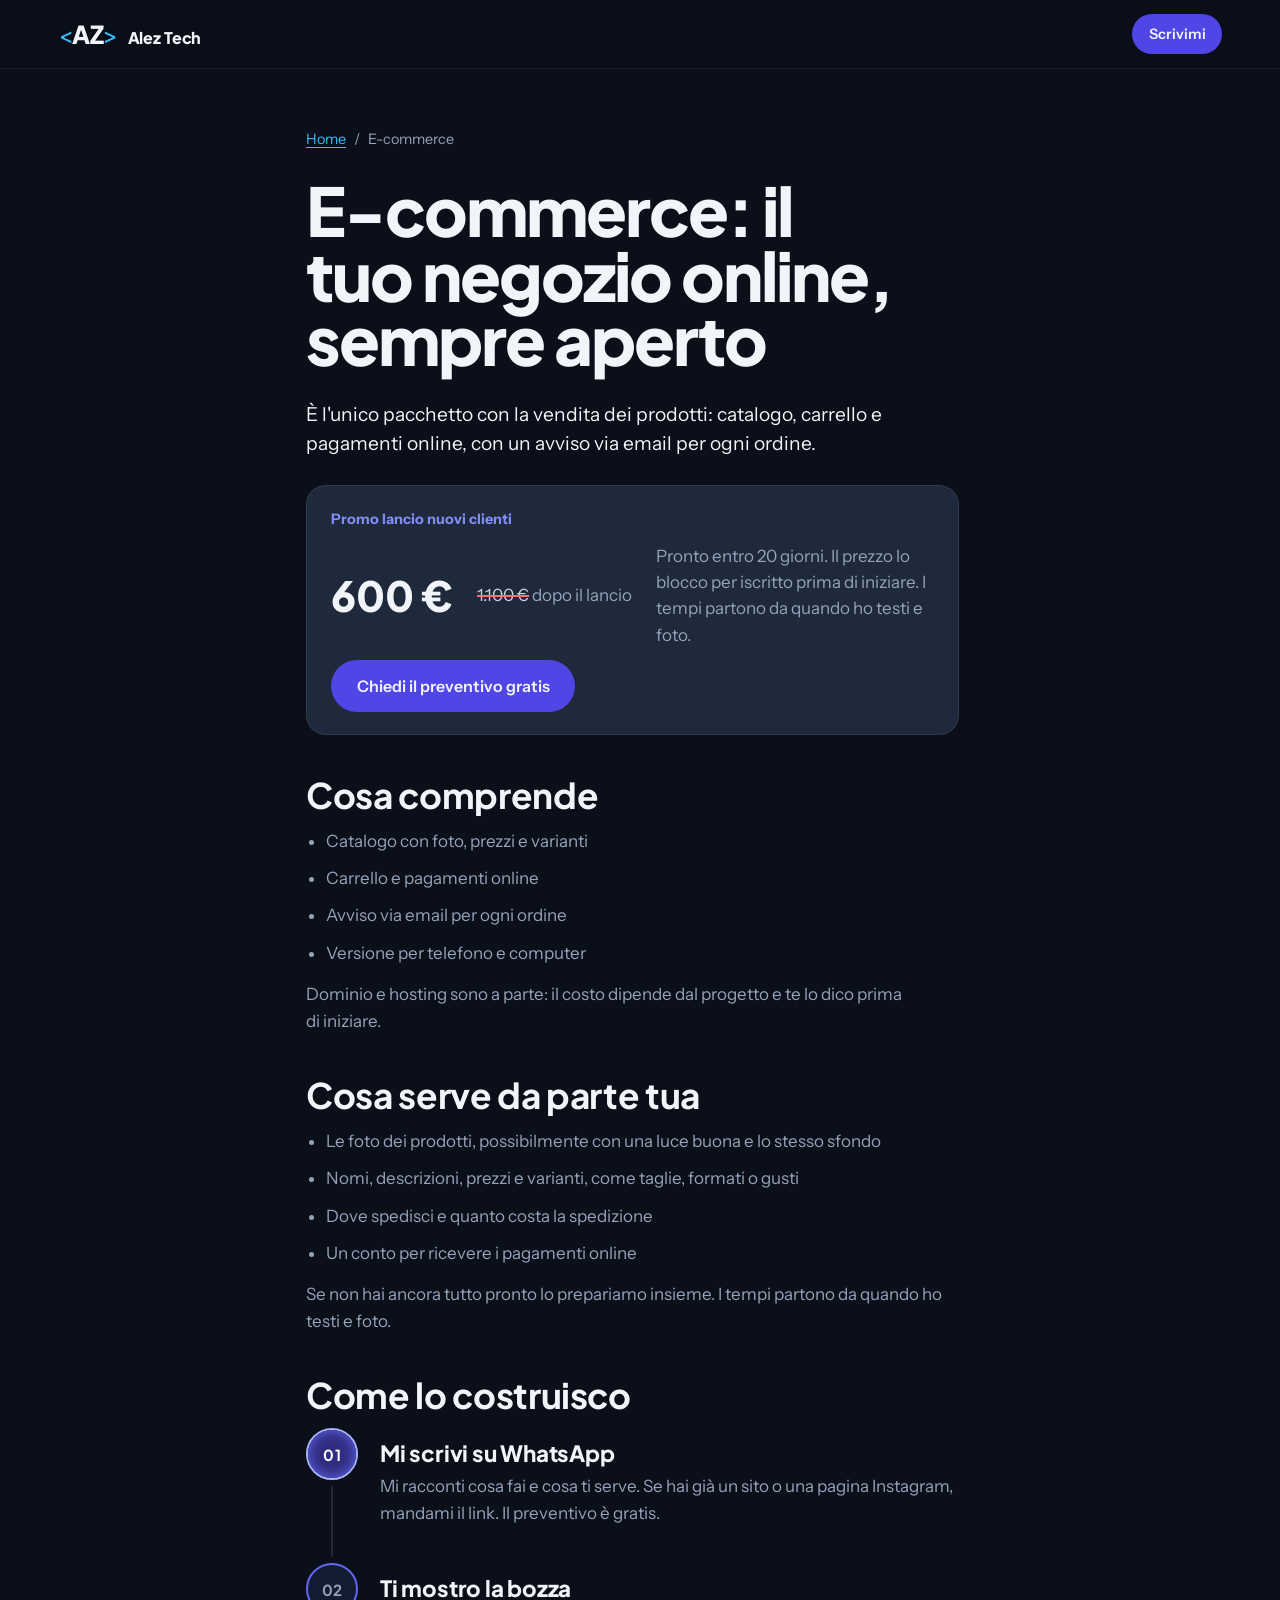
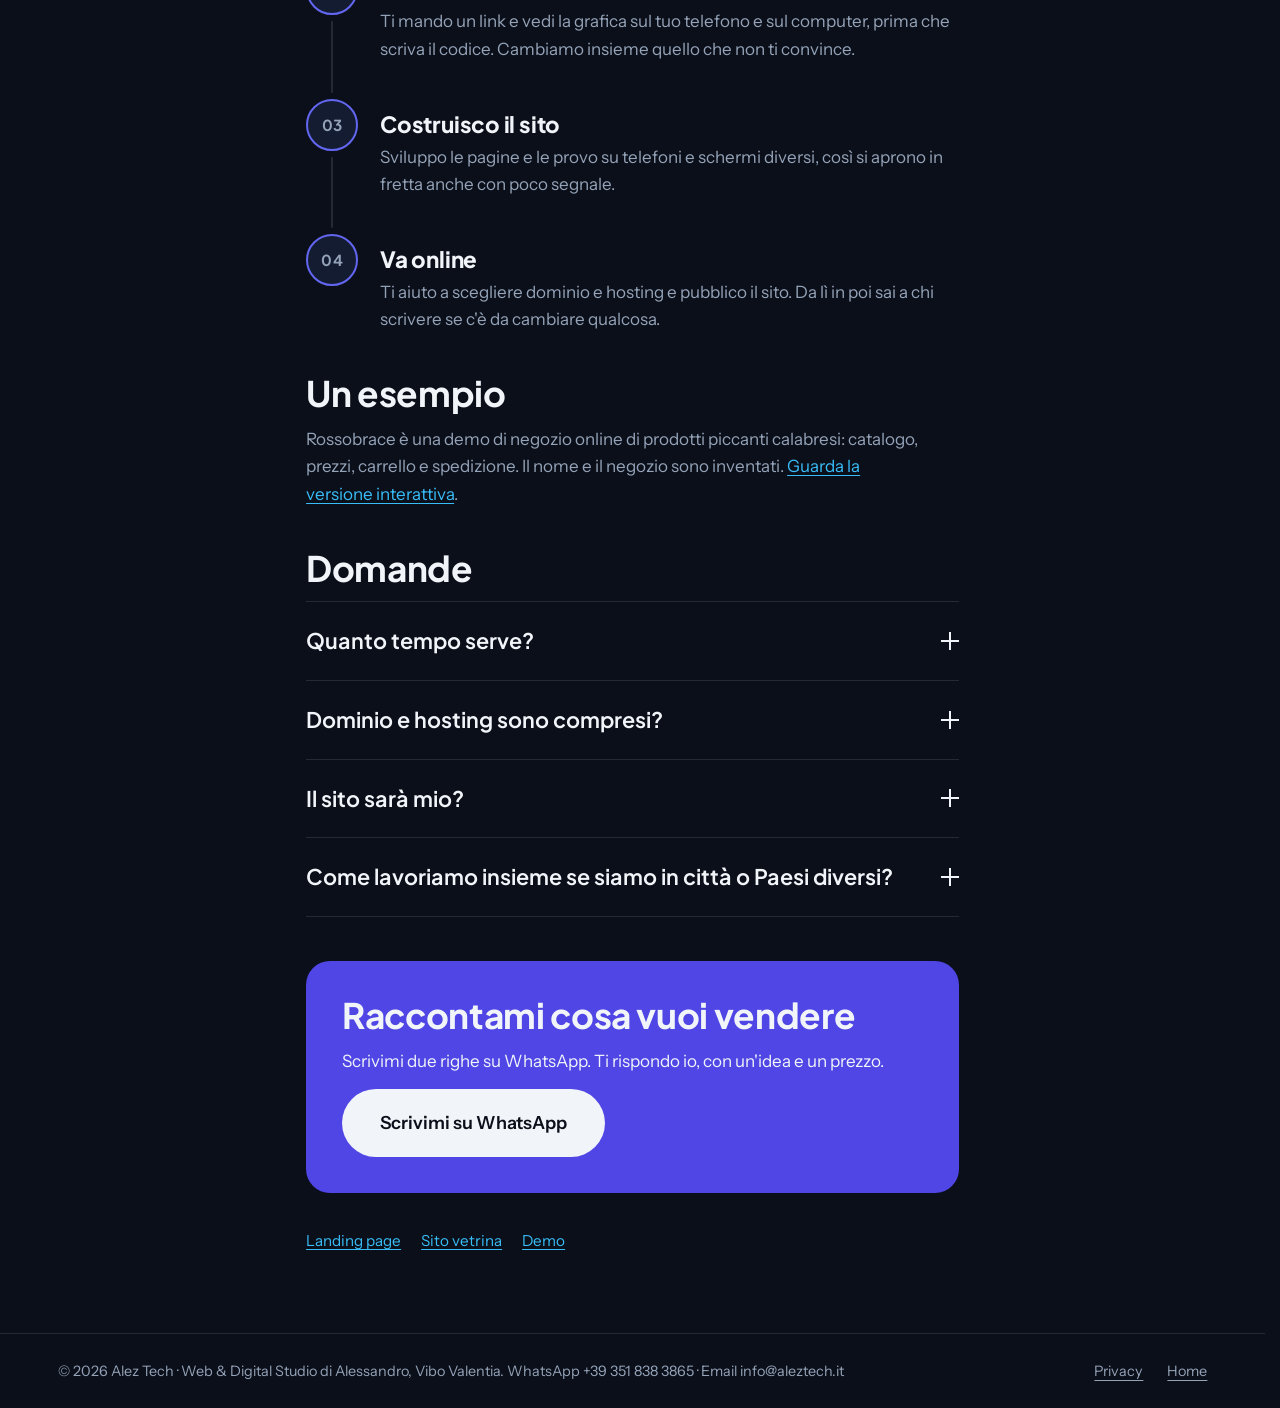
<file: e-commerce/index.html>
<!doctype html>
<html lang="it">
<head>
<meta charset="utf-8">
<meta name="color-scheme" content="dark">
<style>/* sfondo scuro dal primo byte: tra una pagina e l'altra il browser non dipinge mai il bianco */:root{color-scheme:dark}html,body{background:#0B0F19}</style>
<script id="nav">(function (HOME) {
var d = document;
var html = d.documentElement;
var get = function (k) { try { return sessionStorage.getItem(k); } catch (e) { return null; } };
var put = function (k, v) {
try { if (v === null) sessionStorage.removeItem(k); else sessionStorage.setItem(k, v); } catch (e) {  }
};
var read = function () { try { return JSON.parse(get('az-home')); } catch (e) { return null; } };
var to = function (y) { try { window.scrollTo({ top: y, left: 0, behavior: 'instant' }); } catch (e) { window.scrollTo(0, y); } };
var nav = performance.getEntriesByType ? performance.getEntriesByType('navigation')[0] : null;
var type = nav ? nav.type : 'navigate';
var VT = 'CSSViewTransitionRule' in window;
var from = Number(get('az-nav')) || 0;
put('az-nav', null);
if (from && Date.now() - from < 10000) {
var enter = function () {
html.classList.add('az-enter');
setTimeout(function () { html.classList.remove('az-enter'); }, 400);
};
if (!VT) enter();
else if ('onpagereveal' in window) window.addEventListener('pagereveal', function (e) { if (!e.viewTransition) enter(); }, { once: true });
}
window.addEventListener('pageshow', function (e) { if (e.persisted) html.classList.remove('az-leave'); });
var blocks = function () { return d.querySelectorAll('main > *, .work, .site-footer'); };
var boxOf = function (el) {
var p = el.parentNode;
return p && p.classList && p.classList.contains('pin-spacer') ? p : el;
};
if (HOME) {
var savedHomeScrollY = 0;
var save = function () {
savedHomeScrollY = window.scrollY || html.scrollTop;
var list = blocks();
var at = -1;
var off = 0;
for (var i = 0; i < list.length; i++) {
var top = boxOf(list[i]).getBoundingClientRect().top;
if (top <= 0.5) { at = i; off = -top; }
}
var sec = at < 0 ? null : list[at].closest('main > section');
put('az-home', JSON.stringify({ y: savedHomeScrollY, i: at, o: Math.round(off), s: sec ? sec.id : '' }));
};
window.addEventListener('pagehide', save);
var back = get('az-return') === '1';
put('az-return', null);
var pos = read();
if (pos && (back || type === 'back_forward')) {
html.classList.add('az-return');
window.azHomeY = function () {
var el = pos.i >= 0 ? blocks()[pos.i] : null;
if (!el) return pos.y;
return Math.max(0, Math.round(boxOf(el).getBoundingClientRect().top + (window.scrollY || html.scrollTop) + pos.o));
};
window.azBack = function () {
var shots = d.querySelectorAll('.screen img.page');
for (var k = 0; k < shots.length; k++) shots[k].loading = 'eager';
try { to(window.azHomeY()); } finally { html.classList.add('az-at'); }
};
d.addEventListener('DOMContentLoaded', function () { html.classList.add('az-at'); });
}
} else {
var top0 = function () {
if (location.hash) return;
to(0);
html.scrollTop = 0;
if (d.body) d.body.scrollTop = 0;
};
top0();
d.addEventListener('DOMContentLoaded', top0);
window.addEventListener('pageshow', function (e) { if (!e.persisted) top0(); });
}
d.addEventListener('click', function (e) {
if (e.defaultPrevented || e.button !== 0 || e.metaKey || e.ctrlKey || e.shiftKey || e.altKey) return;
var a = e.target.closest ? e.target.closest('a[href]') : null;
if (!a || a.hasAttribute('download') || a.hasAttribute('data-toast') || (a.target && a.target !== '_self')) return;
var url;
try { url = new URL(a.href, location.href); } catch (er) { return; }
if (url.origin !== location.origin || url.protocol !== location.protocol) return;
if (url.pathname === location.pathname && url.search === location.search && url.hash) return;
var dest = url.href;
var again = false;
var logo = HOME ? null : d.querySelector('.logo');
if (logo) {
var home = new URL(logo.href, location.href);
var p = read();
if (p && url.pathname === home.pathname && (!url.hash || (url.hash === '#lavori' && p.s === 'lavori'))) {
again = true;
put('az-return', '1');
url.hash = '';
dest = url.href;
}
}
put('az-nav', String(Date.now()));
if (HOME) save();
if (VT) {
if (again) { e.preventDefault(); location.href = dest; }
return;
}
e.preventDefault();
html.classList.add('az-leave');
setTimeout(function () { location.href = dest; }, 160);
});
})(false);</script>
<meta name="viewport" content="width=device-width, initial-scale=1, viewport-fit=cover">
<title>E-commerce da 600 € | Alez Tech, Vibo Valentia</title>
<meta name="description" content="Un negozio online con catalogo, carrello e pagamenti: 600 €, pronto entro 20 giorni. Alez Tech, Vibo Valentia: lavoro in Calabria e in tutta Italia.">
<link rel="canonical" href="https://aleztech.it/e-commerce/">
<meta name="robots" content="index, follow, max-image-preview:large, max-snippet:-1">
<meta name="theme-color" content="#0B0F19">
<meta property="og:type" content="website">
<meta property="og:locale" content="it_IT">
<meta property="og:site_name" content="Alez Tech">
<meta property="og:title" content="E-commerce da 600 € | Alez Tech, Vibo Valentia">
<meta property="og:description" content="Un negozio online con catalogo, carrello e pagamenti: 600 €, pronto entro 20 giorni. Alez Tech, Vibo Valentia: lavoro in Calabria e in tutta Italia.">
<meta property="og:url" content="https://aleztech.it/e-commerce/">
<meta property="og:image" content="https://aleztech.it/og.jpg">
<meta property="og:image:width" content="1200">
<meta property="og:image:height" content="630">
<meta property="og:image:type" content="image/jpeg">
<meta name="twitter:card" content="summary_large_image">
<meta name="twitter:title" content="E-commerce da 600 € | Alez Tech, Vibo Valentia">
<meta name="twitter:description" content="Un negozio online con catalogo, carrello e pagamenti: 600 €, pronto entro 20 giorni. Alez Tech, Vibo Valentia: lavoro in Calabria e in tutta Italia.">
<meta name="twitter:image" content="https://aleztech.it/og.jpg">
<meta name="twitter:image:alt" content="Alez Tech, Vibo Valentia: siti che portano clienti">
<link rel="icon" href="../favicon.svg" type="image/svg+xml">
<link rel="apple-touch-icon" href="../apple-touch-icon.png">
<link rel="preconnect" href="https://fonts.googleapis.com">
<link rel="preconnect" href="https://fonts.gstatic.com" crossorigin>
<link rel="stylesheet" href="https://fonts.googleapis.com/css2?family=Plus+Jakarta+Sans:wght@500..800&family=Instrument+Sans:wght@400..700&display=swap">
<link rel="stylesheet" href="../styles.css?v=43">
<script type="application/ld+json">{"@context":"https://schema.org","@graph":[{"@type":"Service","name":"E-commerce","url":"https://aleztech.it/e-commerce/","description":"Un negozio online con catalogo, carrello e pagamenti: 600 €, pronto entro 20 giorni. Alez Tech, Vibo Valentia: lavoro in Calabria e in tutta Italia.","provider":{"@type":"ProfessionalService","@id":"https://aleztech.it/#attivita","name":"Alez Tech","url":"https://aleztech.it/","telephone":"+393518383865","address":{"@type":"PostalAddress","addressLocality":"Vibo Valentia","addressRegion":"VV","addressCountry":"IT"},"email":"info@aleztech.it"},"areaServed":[{"@type":"AdministrativeArea","name":"Calabria"},{"@type":"Country","name":"Italia"}],"offers":{"@type":"Offer","price":"600","priceCurrency":"EUR","url":"https://aleztech.it/e-commerce/"}},{"@type":"BreadcrumbList","itemListElement":[{"@type":"ListItem","position":1,"name":"Home","item":"https://aleztech.it/"},{"@type":"ListItem","position":2,"name":"E-commerce","item":"https://aleztech.it/e-commerce/"}]},{"@type":"FAQPage","mainEntity":[{"@type":"Question","name":"Quanto tempo serve?","acceptedAnswer":{"@type":"Answer","text":"Un e-commerce è pronto entro 20 giorni. I tempi partono da quando ho testi e foto: se non li hai ancora, li prepariamo insieme."}},{"@type":"Question","name":"Dominio e hosting sono compresi?","acceptedAnswer":{"@type":"Answer","text":"No, sono a parte. Il costo dipende dal progetto e te lo dico prima di iniziare, così sai già quanto spendi ogni anno."}},{"@type":"Question","name":"Il sito sarà mio?","acceptedAnswer":{"@type":"Answer","text":"Sì. Dominio e hosting sono intestati a te e alla consegna ricevi tutti gli accessi."}},{"@type":"Question","name":"Come lavoriamo insieme se siamo in città o Paesi diversi?","acceptedAnswer":{"@type":"Answer","text":"Come se fossi nella via accanto. Ti mando un link di prova e guardi il sito dal tuo telefono mentre prende forma, quando ti fa comodo. Le modifiche le decidiamo su WhatsApp o in una videochiamata breve, e le vedi online appena sono pronte. Se la tua attività è a Vibo Valentia o in Calabria, vengo volentieri anche in sede."}}]}]}</script>
</head>
<body>
<a class="skip" href="#contenuto">Vai al contenuto</a>
<header class="site-header site-header--simple is-scrolled">
  <a class="logo" href="../" aria-label="Alez Tech, torna alla home"><span class="logo-br">&lt;</span><span class="logo-az">AZ</span><span class="logo-br">&gt;</span><span class="logo-name">Alez Tech</span></a>
  <a class="btn btn--small btn--primary header-cta" href="https://wa.me/393518383865?text=Ciao%20Alessandro%2C%20ti%20scrivo%20dal%20sito%20Alez%20Tech.%20Ho%20una%20domanda%20sull%27e-commerce%3A%20" target="_blank" rel="noopener">Scrivimi</a>
</header>
<main class="doc" id="contenuto">
  <nav class="doc-crumbs" aria-label="Percorso"><a href="../">Home</a><span aria-hidden="true">/</span><span aria-current="page">E-commerce</span></nav>
  <h1>E-commerce: il tuo negozio online, sempre aperto</h1>
  <p class="doc-lead">È l&#x27;unico pacchetto con la vendita dei prodotti: catalogo, carrello e pagamenti online, con un avviso via email per ogni ordine.</p>
  <div class="doc-price">
      <p class="doc-price-tag">Promo lancio nuovi clienti</p>
      <strong><span class="sr-only">Prezzo di lancio: </span>600 €</strong>
      <p class="doc-price-was"><span class="sr-only">Prezzo dopo il lancio: </span><s>1.100&nbsp;€</s><span aria-hidden="true"> dopo il lancio</span></p>
      <span>Pronto entro 20 giorni. Il prezzo lo blocco per iscritto prima di iniziare. I tempi partono da quando ho testi e foto.</span>
      <a class="btn btn--primary" href="https://wa.me/393518383865?text=Ciao%20Alessandro%2C%20ti%20scrivo%20dal%20sito%20Alez%20Tech.%20Vorrei%20informazioni%20sull%27e-commerce%20in%20promo%20lancio%20a%20600%20%E2%82%AC." target="_blank" rel="noopener">Chiedi il preventivo gratis</a>
    </div>
    <section>
      <h2>Cosa comprende</h2>
      <ul>
        <li>Catalogo con foto, prezzi e varianti</li>
        <li>Carrello e pagamenti online</li>
        <li>Avviso via email per ogni ordine</li>
        <li>Versione per telefono e computer</li>
      </ul>
      <p>Dominio e hosting sono a parte: il costo dipende dal progetto e te lo dico prima di iniziare.</p>
    </section>
    <section>
      <h2>Cosa serve da parte tua</h2>
      <ul>
        <li>Le foto dei prodotti, possibilmente con una luce buona e lo stesso sfondo</li>
        <li>Nomi, descrizioni, prezzi e varianti, come taglie, formati o gusti</li>
        <li>Dove spedisci e quanto costa la spedizione</li>
        <li>Un conto per ricevere i pagamenti online</li>
      </ul>
      <p>Se non hai ancora tutto pronto lo prepariamo insieme. I tempi partono da quando ho testi e foto.</p>
    </section>
    <section>
      <h2>Come lo costruisco</h2>
      <ol class="steps">
        <li class="step">
          <span class="step-n" aria-hidden="true">01</span>
          <div>
            <h3>Mi scrivi su WhatsApp</h3>
            <p>Mi racconti cosa fai e cosa ti serve. Se hai già un sito o una pagina Instagram, mandami il link. Il preventivo è gratis.</p>
          </div>
        </li>
        <li class="step">
          <span class="step-n" aria-hidden="true">02</span>
          <div>
            <h3>Ti mostro la bozza</h3>
            <p>Ti mando un link e vedi la grafica sul tuo telefono e sul computer, prima che scriva il codice. Cambiamo insieme quello che non ti convince.</p>
          </div>
        </li>
        <li class="step">
          <span class="step-n" aria-hidden="true">03</span>
          <div>
            <h3>Costruisco il sito</h3>
            <p>Sviluppo le pagine e le provo su telefoni e schermi diversi, così si aprono in fretta anche con poco segnale.</p>
          </div>
        </li>
        <li class="step">
          <span class="step-n" aria-hidden="true">04</span>
          <div>
            <h3>Va online</h3>
            <p>Ti aiuto a scegliere dominio e hosting e pubblico il sito. Da lì in poi sai a chi scrivere se c'è da cambiare qualcosa.</p>
          </div>
        </li>
      </ol>
    </section>
    <section>
      <h2>Un esempio</h2>
      <p>Rossobrace è una demo di negozio online di prodotti piccanti calabresi: catalogo, prezzi, carrello e spedizione. Il nome e il negozio sono inventati. <a href="../lavori/rossobrace/?v=41">Guarda la versione interattiva</a>.</p>
    </section>
    <section>
      <h2>Domande</h2>
      <div class="faq-list">
        <details class="faq-item">
          <summary>Quanto tempo serve?</summary>
          <p>Un e-commerce è pronto entro 20 giorni. I tempi partono da quando ho testi e foto: se non li hai ancora, li prepariamo insieme.</p>
        </details>
        <details class="faq-item">
          <summary>Dominio e hosting sono compresi?</summary>
          <p>No, sono a parte. Il costo dipende dal progetto e te lo dico prima di iniziare, così sai già quanto spendi ogni anno.</p>
        </details>
        <details class="faq-item">
          <summary>Il sito sarà mio?</summary>
          <p>Sì. Dominio e hosting sono intestati a te e alla consegna ricevi tutti gli accessi.</p>
        </details>
        <details class="faq-item">
          <summary>Come lavoriamo insieme se siamo in città o Paesi diversi?</summary>
          <p>Come se fossi nella via accanto. Ti mando un link di prova e guardi il sito dal tuo telefono mentre prende forma, quando ti fa comodo. Le modifiche le decidiamo su WhatsApp o in una videochiamata breve, e le vedi online appena sono pronte. Se la tua attività è a Vibo Valentia o in Calabria, vengo volentieri anche in sede.</p>
        </details>
      </div>
    </section>
    <section class="doc-cta">
      <h2>Raccontami cosa vuoi vendere</h2>
      <p>Scrivimi due righe su WhatsApp. Ti rispondo io, con un'idea e un prezzo.</p>
      <a class="btn btn--big" href="https://wa.me/393518383865?text=Ciao%20Alessandro%2C%20ti%20scrivo%20dal%20sito%20Alez%20Tech.%20Vorrei%20un%20e-commerce%20per%20la%20mia%20attivit%C3%A0%3A%20" target="_blank" rel="noopener">Scrivimi su WhatsApp</a>
    </section>
    <nav class="doc-more" aria-label="Altre pagine">
      <a href="../landing-page/">Landing page</a>
      <a href="../sito-vetrina/">Sito vetrina</a>
      <a href="../#lavori">Demo</a>
    </nav>
</main>
<footer class="site-footer">
  <div class="footer-main"><p>© 2026 Alez Tech · Web &amp; Digital Studio di Alessandro, Vibo Valentia. WhatsApp <a href="https://wa.me/393518383865?text=Ciao%20Alessandro%2C%20ti%20scrivo%20dal%20sito%20Alez%20Tech." target="_blank" rel="noopener">+39&nbsp;351&nbsp;838&nbsp;3865</a> · Email <a href="mailto:info@aleztech.it">info@aleztech.it</a></p></div>
  <p class="footer-links"><a href="../privacy.html">Privacy</a><a href="../">Home</a></p>
</footer>
<script src="../steps.js?v=3" defer></script>
</body>
</html>
</file>
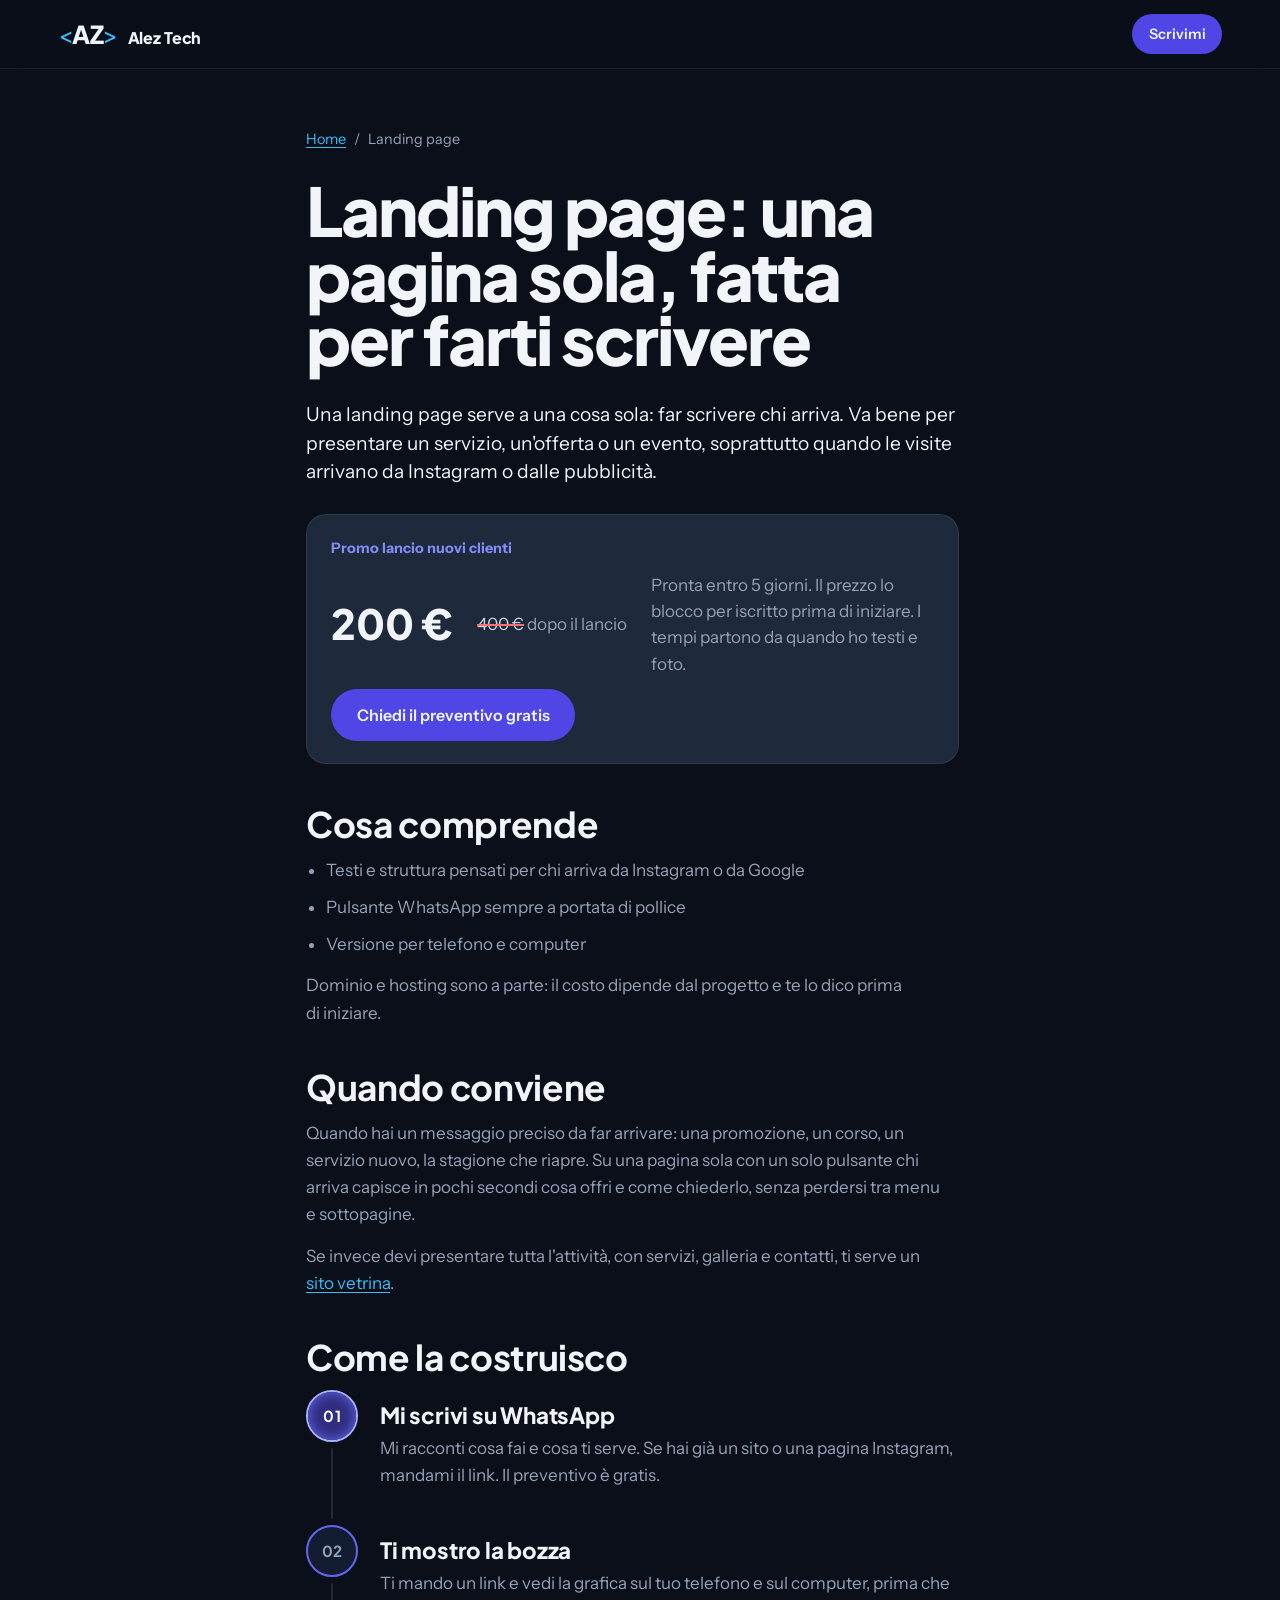
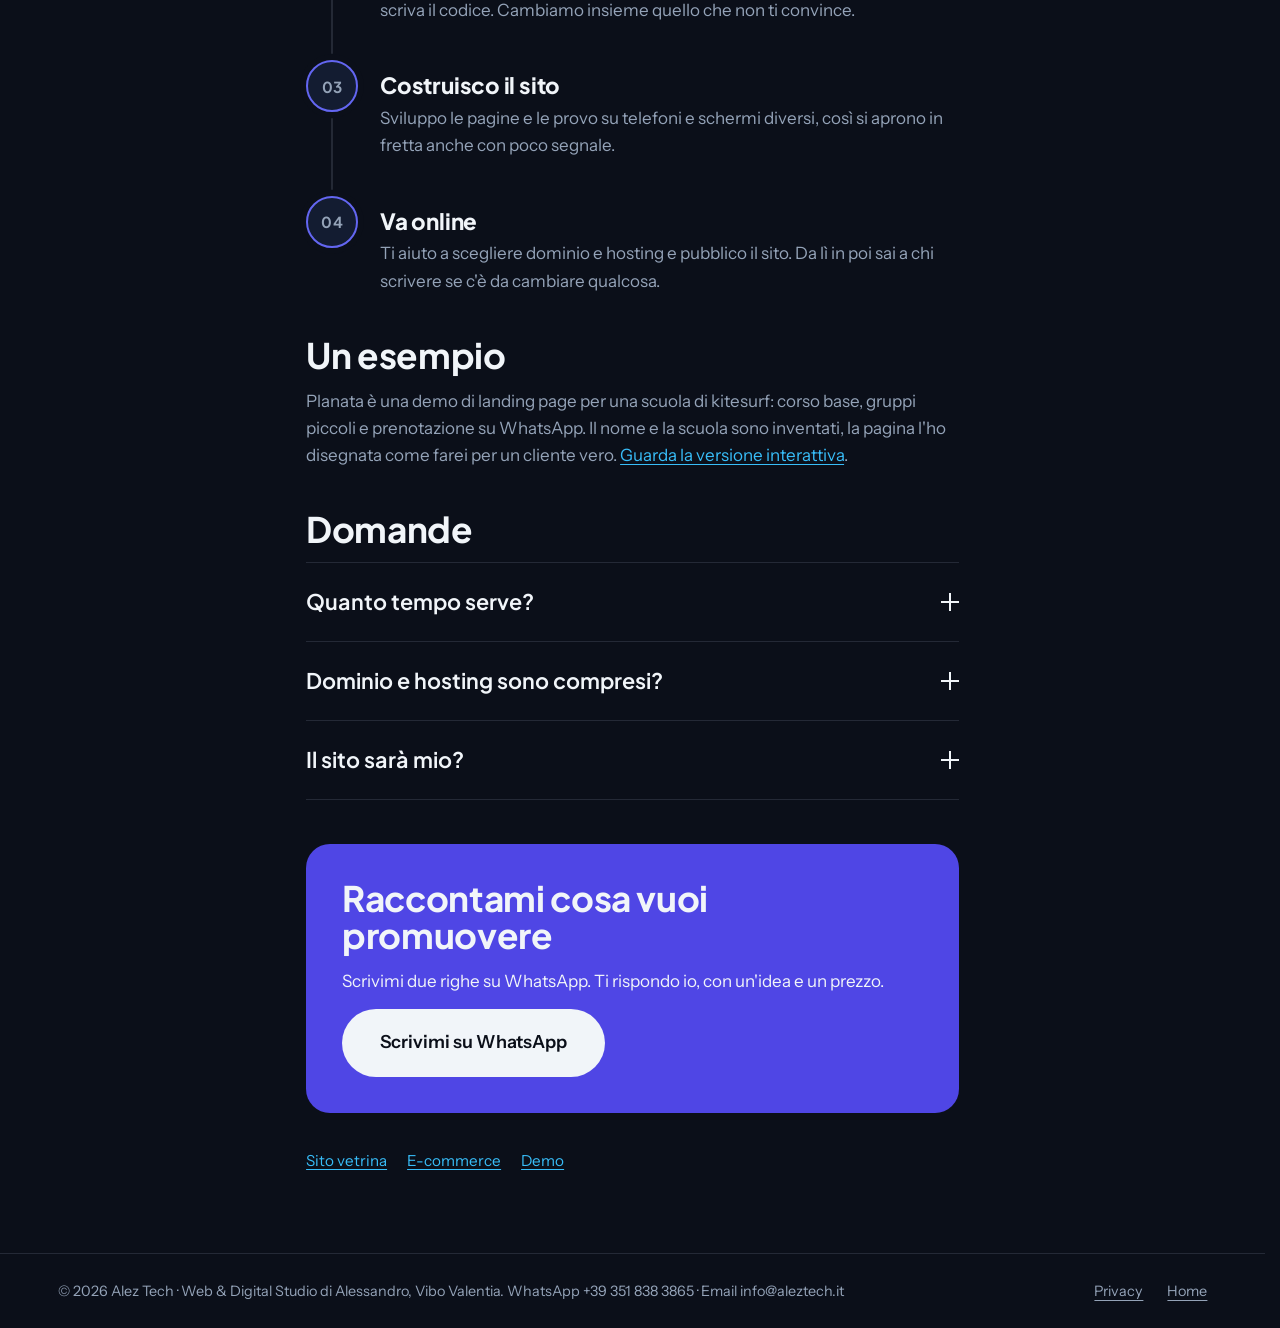
<file: landing-page/index.html>
<!doctype html>
<html lang="it">
<head>
<meta charset="utf-8">
<meta name="color-scheme" content="dark">
<style>/* sfondo scuro dal primo byte: tra una pagina e l'altra il browser non dipinge mai il bianco */:root{color-scheme:dark}html,body{background:#0B0F19}</style>
<script id="nav">(function (HOME) {
var d = document;
var html = d.documentElement;
var get = function (k) { try { return sessionStorage.getItem(k); } catch (e) { return null; } };
var put = function (k, v) {
try { if (v === null) sessionStorage.removeItem(k); else sessionStorage.setItem(k, v); } catch (e) {  }
};
var read = function () { try { return JSON.parse(get('az-home')); } catch (e) { return null; } };
var to = function (y) { try { window.scrollTo({ top: y, left: 0, behavior: 'instant' }); } catch (e) { window.scrollTo(0, y); } };
var nav = performance.getEntriesByType ? performance.getEntriesByType('navigation')[0] : null;
var type = nav ? nav.type : 'navigate';
var VT = 'CSSViewTransitionRule' in window;
var from = Number(get('az-nav')) || 0;
put('az-nav', null);
if (from && Date.now() - from < 10000) {
var enter = function () {
html.classList.add('az-enter');
setTimeout(function () { html.classList.remove('az-enter'); }, 400);
};
if (!VT) enter();
else if ('onpagereveal' in window) window.addEventListener('pagereveal', function (e) { if (!e.viewTransition) enter(); }, { once: true });
}
window.addEventListener('pageshow', function (e) { if (e.persisted) html.classList.remove('az-leave'); });
var blocks = function () { return d.querySelectorAll('main > *, .work, .site-footer'); };
var boxOf = function (el) {
var p = el.parentNode;
return p && p.classList && p.classList.contains('pin-spacer') ? p : el;
};
if (HOME) {
var savedHomeScrollY = 0;
var save = function () {
savedHomeScrollY = window.scrollY || html.scrollTop;
var list = blocks();
var at = -1;
var off = 0;
for (var i = 0; i < list.length; i++) {
var top = boxOf(list[i]).getBoundingClientRect().top;
if (top <= 0.5) { at = i; off = -top; }
}
var sec = at < 0 ? null : list[at].closest('main > section');
put('az-home', JSON.stringify({ y: savedHomeScrollY, i: at, o: Math.round(off), s: sec ? sec.id : '' }));
};
window.addEventListener('pagehide', save);
var back = get('az-return') === '1';
put('az-return', null);
var pos = read();
if (pos && (back || type === 'back_forward')) {
html.classList.add('az-return');
window.azHomeY = function () {
var el = pos.i >= 0 ? blocks()[pos.i] : null;
if (!el) return pos.y;
return Math.max(0, Math.round(boxOf(el).getBoundingClientRect().top + (window.scrollY || html.scrollTop) + pos.o));
};
window.azBack = function () {
var shots = d.querySelectorAll('.screen img.page');
for (var k = 0; k < shots.length; k++) shots[k].loading = 'eager';
try { to(window.azHomeY()); } finally { html.classList.add('az-at'); }
};
d.addEventListener('DOMContentLoaded', function () { html.classList.add('az-at'); });
}
} else {
var top0 = function () {
if (location.hash) return;
to(0);
html.scrollTop = 0;
if (d.body) d.body.scrollTop = 0;
};
top0();
d.addEventListener('DOMContentLoaded', top0);
window.addEventListener('pageshow', function (e) { if (!e.persisted) top0(); });
}
d.addEventListener('click', function (e) {
if (e.defaultPrevented || e.button !== 0 || e.metaKey || e.ctrlKey || e.shiftKey || e.altKey) return;
var a = e.target.closest ? e.target.closest('a[href]') : null;
if (!a || a.hasAttribute('download') || a.hasAttribute('data-toast') || (a.target && a.target !== '_self')) return;
var url;
try { url = new URL(a.href, location.href); } catch (er) { return; }
if (url.origin !== location.origin || url.protocol !== location.protocol) return;
if (url.pathname === location.pathname && url.search === location.search && url.hash) return;
var dest = url.href;
var again = false;
var logo = HOME ? null : d.querySelector('.logo');
if (logo) {
var home = new URL(logo.href, location.href);
var p = read();
if (p && url.pathname === home.pathname && (!url.hash || (url.hash === '#lavori' && p.s === 'lavori'))) {
again = true;
put('az-return', '1');
url.hash = '';
dest = url.href;
}
}
put('az-nav', String(Date.now()));
if (HOME) save();
if (VT) {
if (again) { e.preventDefault(); location.href = dest; }
return;
}
e.preventDefault();
html.classList.add('az-leave');
setTimeout(function () { location.href = dest; }, 160);
});
})(false);</script>
<meta name="viewport" content="width=device-width, initial-scale=1, viewport-fit=cover">
<title>Landing page da 200 € | Alez Tech, Vibo Valentia</title>
<meta name="description" content="Una landing page fatta per trasformare le visite in messaggi su WhatsApp: 200 €, pronta entro 5 giorni. Alez Tech, Vibo Valentia: lavoro in tutta Italia.">
<link rel="canonical" href="https://aleztech.it/landing-page/">
<meta name="robots" content="index, follow, max-image-preview:large, max-snippet:-1">
<meta name="theme-color" content="#0B0F19">
<meta property="og:type" content="website">
<meta property="og:locale" content="it_IT">
<meta property="og:site_name" content="Alez Tech">
<meta property="og:title" content="Landing page da 200 € | Alez Tech, Vibo Valentia">
<meta property="og:description" content="Una landing page fatta per trasformare le visite in messaggi su WhatsApp: 200 €, pronta entro 5 giorni. Alez Tech, Vibo Valentia: lavoro in tutta Italia.">
<meta property="og:url" content="https://aleztech.it/landing-page/">
<meta property="og:image" content="https://aleztech.it/og.jpg">
<meta property="og:image:width" content="1200">
<meta property="og:image:height" content="630">
<meta property="og:image:type" content="image/jpeg">
<meta name="twitter:card" content="summary_large_image">
<meta name="twitter:title" content="Landing page da 200 € | Alez Tech, Vibo Valentia">
<meta name="twitter:description" content="Una landing page fatta per trasformare le visite in messaggi su WhatsApp: 200 €, pronta entro 5 giorni. Alez Tech, Vibo Valentia: lavoro in tutta Italia.">
<meta name="twitter:image" content="https://aleztech.it/og.jpg">
<meta name="twitter:image:alt" content="Alez Tech, Vibo Valentia: siti che portano clienti">
<link rel="icon" href="../favicon.svg" type="image/svg+xml">
<link rel="apple-touch-icon" href="../apple-touch-icon.png">
<link rel="preconnect" href="https://fonts.googleapis.com">
<link rel="preconnect" href="https://fonts.gstatic.com" crossorigin>
<link rel="stylesheet" href="https://fonts.googleapis.com/css2?family=Plus+Jakarta+Sans:wght@500..800&family=Instrument+Sans:wght@400..700&display=swap">
<link rel="stylesheet" href="../styles.css?v=43">
<script type="application/ld+json">{"@context":"https://schema.org","@graph":[{"@type":"Service","name":"Landing page","url":"https://aleztech.it/landing-page/","description":"Una landing page fatta per trasformare le visite in messaggi su WhatsApp: 200 €, pronta entro 5 giorni. Alez Tech, Vibo Valentia: lavoro in tutta Italia.","provider":{"@type":"ProfessionalService","@id":"https://aleztech.it/#attivita","name":"Alez Tech","url":"https://aleztech.it/","telephone":"+393518383865","address":{"@type":"PostalAddress","addressLocality":"Vibo Valentia","addressRegion":"VV","addressCountry":"IT"},"email":"info@aleztech.it"},"areaServed":[{"@type":"AdministrativeArea","name":"Calabria"},{"@type":"Country","name":"Italia"}],"offers":{"@type":"Offer","price":"200","priceCurrency":"EUR","url":"https://aleztech.it/landing-page/"}},{"@type":"BreadcrumbList","itemListElement":[{"@type":"ListItem","position":1,"name":"Home","item":"https://aleztech.it/"},{"@type":"ListItem","position":2,"name":"Landing page","item":"https://aleztech.it/landing-page/"}]},{"@type":"FAQPage","mainEntity":[{"@type":"Question","name":"Quanto tempo serve?","acceptedAnswer":{"@type":"Answer","text":"Una landing page è pronta entro 5 giorni. I tempi partono da quando ho testi e foto: se non li hai ancora, li prepariamo insieme."}},{"@type":"Question","name":"Dominio e hosting sono compresi?","acceptedAnswer":{"@type":"Answer","text":"No, sono a parte. Il costo dipende dal progetto e te lo dico prima di iniziare, così sai già quanto spendi ogni anno."}},{"@type":"Question","name":"Il sito sarà mio?","acceptedAnswer":{"@type":"Answer","text":"Sì. Dominio e hosting sono intestati a te e alla consegna ricevi tutti gli accessi."}}]}]}</script>
</head>
<body>
<a class="skip" href="#contenuto">Vai al contenuto</a>
<header class="site-header site-header--simple is-scrolled">
  <a class="logo" href="../" aria-label="Alez Tech, torna alla home"><span class="logo-br">&lt;</span><span class="logo-az">AZ</span><span class="logo-br">&gt;</span><span class="logo-name">Alez Tech</span></a>
  <a class="btn btn--small btn--primary header-cta" href="https://wa.me/393518383865?text=Ciao%20Alessandro%2C%20ti%20scrivo%20dal%20sito%20Alez%20Tech.%20Ho%20una%20domanda%20sulla%20landing%20page%3A%20" target="_blank" rel="noopener">Scrivimi</a>
</header>
<main class="doc" id="contenuto">
  <nav class="doc-crumbs" aria-label="Percorso"><a href="../">Home</a><span aria-hidden="true">/</span><span aria-current="page">Landing page</span></nav>
  <h1>Landing page: una pagina sola, fatta per farti scrivere</h1>
  <p class="doc-lead">Una landing page serve a una cosa sola: far scrivere chi arriva. Va bene per presentare un servizio, un&#x27;offerta o un evento, soprattutto quando le visite arrivano da Instagram o dalle pubblicità.</p>
  <div class="doc-price">
      <p class="doc-price-tag">Promo lancio nuovi clienti</p>
      <strong><span class="sr-only">Prezzo di lancio: </span>200 €</strong>
      <p class="doc-price-was"><span class="sr-only">Prezzo dopo il lancio: </span><s>400&nbsp;€</s><span aria-hidden="true"> dopo il lancio</span></p>
      <span>Pronta entro 5 giorni. Il prezzo lo blocco per iscritto prima di iniziare. I tempi partono da quando ho testi e foto.</span>
      <a class="btn btn--primary" href="https://wa.me/393518383865?text=Ciao%20Alessandro%2C%20ti%20scrivo%20dal%20sito%20Alez%20Tech.%20Vorrei%20informazioni%20sulla%20landing%20page%20in%20promo%20lancio%20a%20200%20%E2%82%AC." target="_blank" rel="noopener">Chiedi il preventivo gratis</a>
    </div>
    <section>
      <h2>Cosa comprende</h2>
      <ul>
        <li>Testi e struttura pensati per chi arriva da Instagram o da Google</li>
        <li>Pulsante WhatsApp sempre a portata di pollice</li>
        <li>Versione per telefono e computer</li>
      </ul>
      <p>Dominio e hosting sono a parte: il costo dipende dal progetto e te lo dico prima di iniziare.</p>
    </section>
    <section>
      <h2>Quando conviene</h2>
      <p>Quando hai un messaggio preciso da far arrivare: una promozione, un corso, un servizio nuovo, la stagione che riapre. Su una pagina sola con un solo pulsante chi arriva capisce in pochi secondi cosa offri e come chiederlo, senza perdersi tra menu e sottopagine.</p>
      <p>Se invece devi presentare tutta l'attività, con servizi, galleria e contatti, ti serve un <a href="../sito-vetrina/">sito vetrina</a>.</p>
    </section>
    <section>
      <h2>Come la costruisco</h2>
      <ol class="steps">
        <li class="step">
          <span class="step-n" aria-hidden="true">01</span>
          <div>
            <h3>Mi scrivi su WhatsApp</h3>
            <p>Mi racconti cosa fai e cosa ti serve. Se hai già un sito o una pagina Instagram, mandami il link. Il preventivo è gratis.</p>
          </div>
        </li>
        <li class="step">
          <span class="step-n" aria-hidden="true">02</span>
          <div>
            <h3>Ti mostro la bozza</h3>
            <p>Ti mando un link e vedi la grafica sul tuo telefono e sul computer, prima che scriva il codice. Cambiamo insieme quello che non ti convince.</p>
          </div>
        </li>
        <li class="step">
          <span class="step-n" aria-hidden="true">03</span>
          <div>
            <h3>Costruisco il sito</h3>
            <p>Sviluppo le pagine e le provo su telefoni e schermi diversi, così si aprono in fretta anche con poco segnale.</p>
          </div>
        </li>
        <li class="step">
          <span class="step-n" aria-hidden="true">04</span>
          <div>
            <h3>Va online</h3>
            <p>Ti aiuto a scegliere dominio e hosting e pubblico il sito. Da lì in poi sai a chi scrivere se c'è da cambiare qualcosa.</p>
          </div>
        </li>
      </ol>
    </section>
    <section>
      <h2>Un esempio</h2>
      <p>Planata è una demo di landing page per una scuola di kitesurf: corso base, gruppi piccoli e prenotazione su WhatsApp. Il nome e la scuola sono inventati, la pagina l'ho disegnata come farei per un cliente vero. <a href="../lavori/planata/?v=41">Guarda la versione interattiva</a>.</p>
    </section>
    <section>
      <h2>Domande</h2>
      <div class="faq-list">
        <details class="faq-item">
          <summary>Quanto tempo serve?</summary>
          <p>Una landing page è pronta entro 5 giorni. I tempi partono da quando ho testi e foto: se non li hai ancora, li prepariamo insieme.</p>
        </details>
        <details class="faq-item">
          <summary>Dominio e hosting sono compresi?</summary>
          <p>No, sono a parte. Il costo dipende dal progetto e te lo dico prima di iniziare, così sai già quanto spendi ogni anno.</p>
        </details>
        <details class="faq-item">
          <summary>Il sito sarà mio?</summary>
          <p>Sì. Dominio e hosting sono intestati a te e alla consegna ricevi tutti gli accessi.</p>
        </details>
      </div>
    </section>
    <section class="doc-cta">
      <h2>Raccontami cosa vuoi promuovere</h2>
      <p>Scrivimi due righe su WhatsApp. Ti rispondo io, con un'idea e un prezzo.</p>
      <a class="btn btn--big" href="https://wa.me/393518383865?text=Ciao%20Alessandro%2C%20ti%20scrivo%20dal%20sito%20Alez%20Tech.%20Vorrei%20una%20landing%20page%20per%20la%20mia%20attivit%C3%A0%3A%20" target="_blank" rel="noopener">Scrivimi su WhatsApp</a>
    </section>
    <nav class="doc-more" aria-label="Altre pagine">
      <a href="../sito-vetrina/">Sito vetrina</a>
      <a href="../e-commerce/">E-commerce</a>
      <a href="../#lavori">Demo</a>
    </nav>
</main>
<footer class="site-footer">
  <div class="footer-main"><p>© 2026 Alez Tech · Web &amp; Digital Studio di Alessandro, Vibo Valentia. WhatsApp <a href="https://wa.me/393518383865?text=Ciao%20Alessandro%2C%20ti%20scrivo%20dal%20sito%20Alez%20Tech." target="_blank" rel="noopener">+39&nbsp;351&nbsp;838&nbsp;3865</a> · Email <a href="mailto:info@aleztech.it">info@aleztech.it</a></p></div>
  <p class="footer-links"><a href="../privacy.html">Privacy</a><a href="../">Home</a></p>
</footer>
<script src="../steps.js?v=3" defer></script>
</body>
</html>
</file>
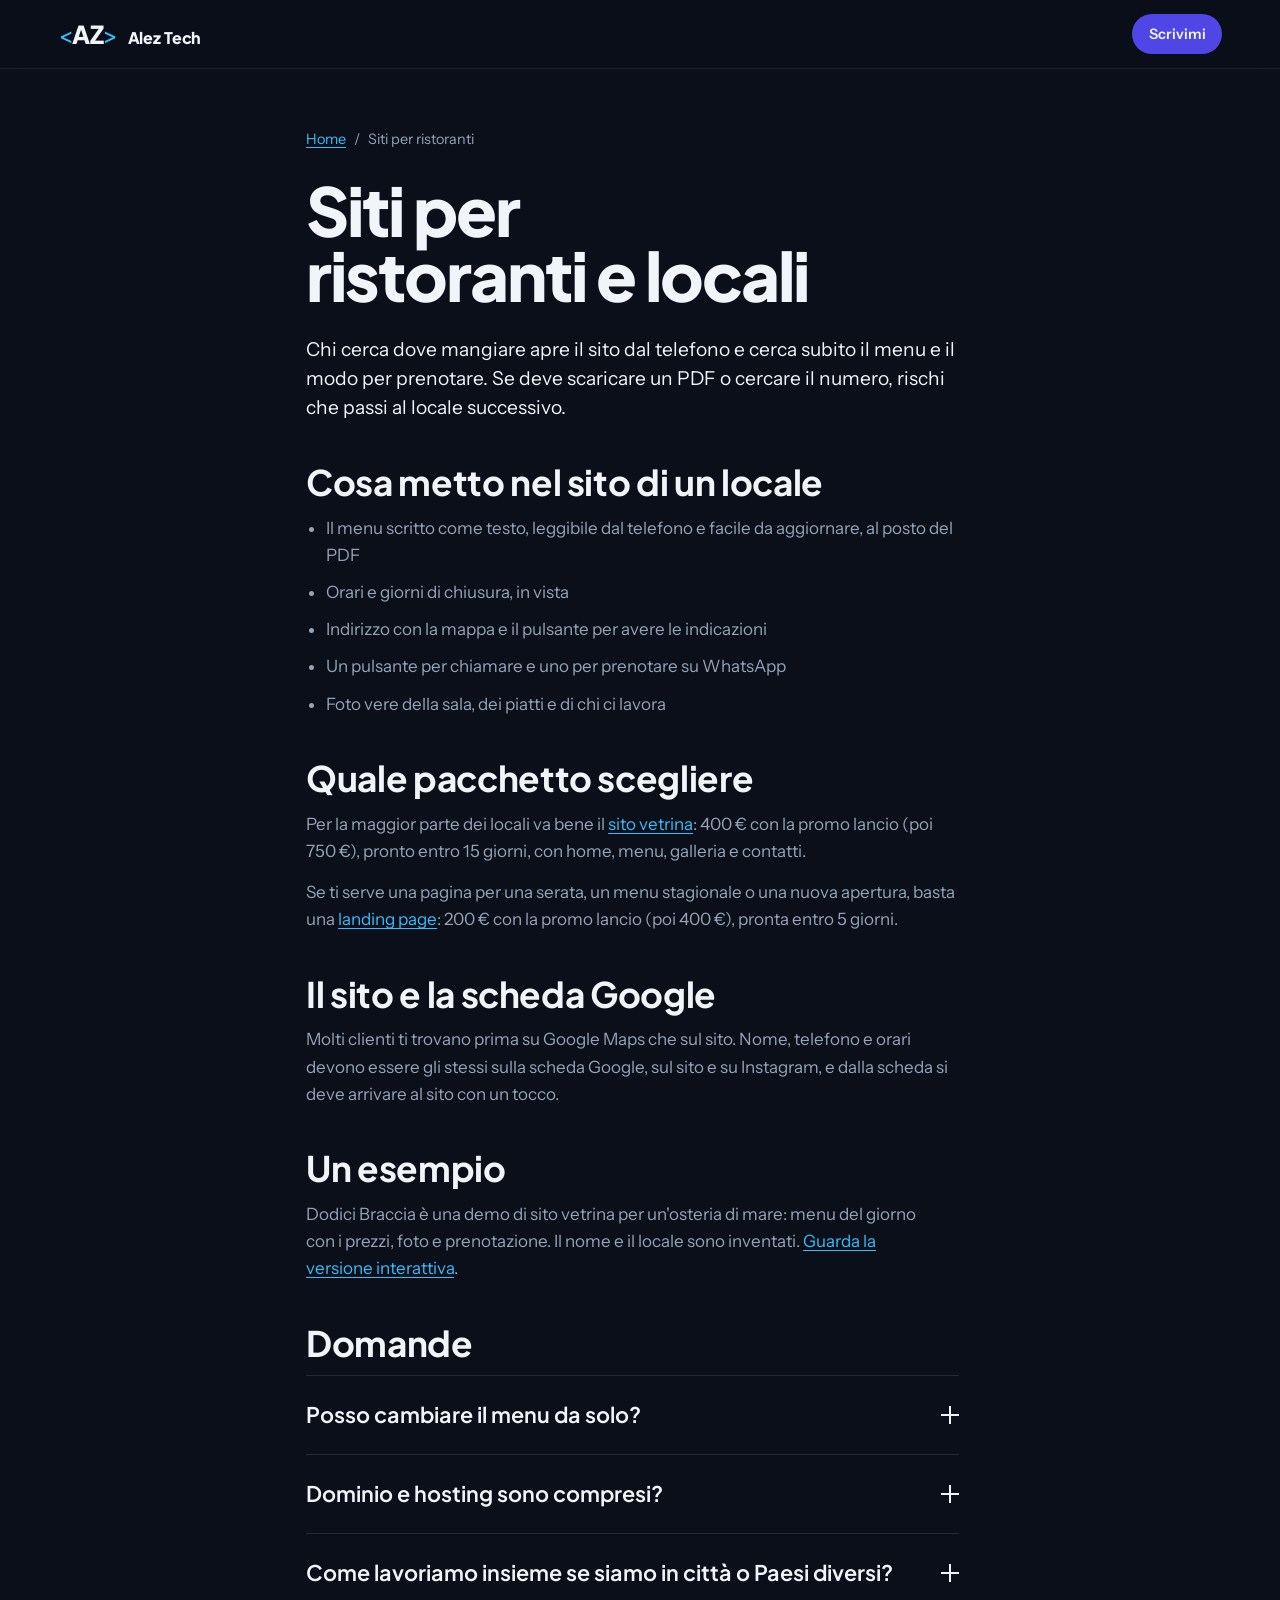
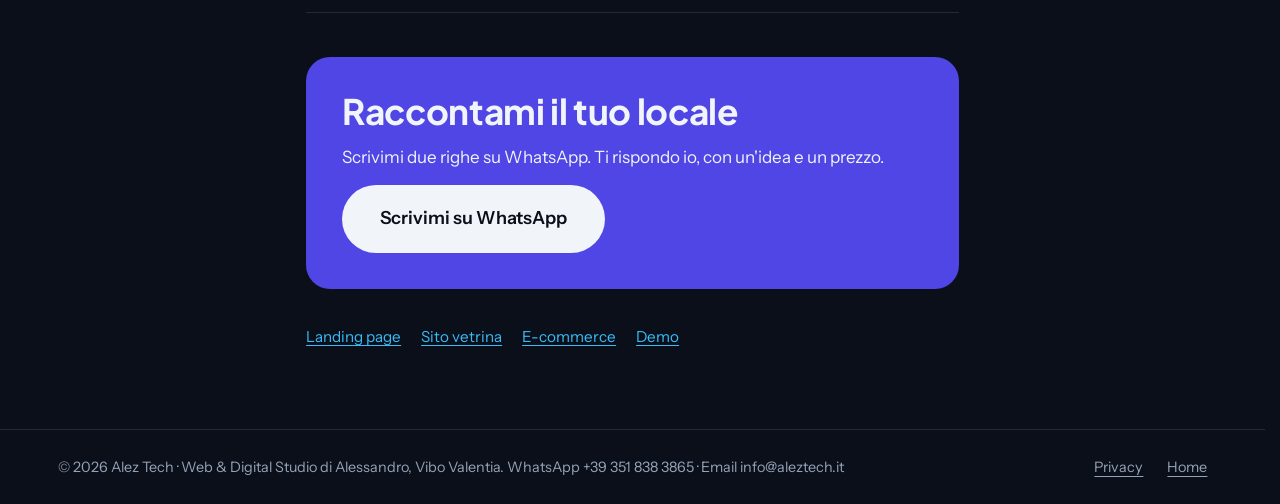
<file: siti-per-ristoranti/index.html>
<!doctype html>
<html lang="it">
<head>
<meta charset="utf-8">
<meta name="color-scheme" content="dark">
<style>/* sfondo scuro dal primo byte: tra una pagina e l'altra il browser non dipinge mai il bianco */:root{color-scheme:dark}html,body{background:#0B0F19}</style>
<script id="nav">(function (HOME) {
var d = document;
var html = d.documentElement;
var get = function (k) { try { return sessionStorage.getItem(k); } catch (e) { return null; } };
var put = function (k, v) {
try { if (v === null) sessionStorage.removeItem(k); else sessionStorage.setItem(k, v); } catch (e) {  }
};
var read = function () { try { return JSON.parse(get('az-home')); } catch (e) { return null; } };
var to = function (y) { try { window.scrollTo({ top: y, left: 0, behavior: 'instant' }); } catch (e) { window.scrollTo(0, y); } };
var nav = performance.getEntriesByType ? performance.getEntriesByType('navigation')[0] : null;
var type = nav ? nav.type : 'navigate';
var VT = 'CSSViewTransitionRule' in window;
var from = Number(get('az-nav')) || 0;
put('az-nav', null);
if (from && Date.now() - from < 10000) {
var enter = function () {
html.classList.add('az-enter');
setTimeout(function () { html.classList.remove('az-enter'); }, 400);
};
if (!VT) enter();
else if ('onpagereveal' in window) window.addEventListener('pagereveal', function (e) { if (!e.viewTransition) enter(); }, { once: true });
}
window.addEventListener('pageshow', function (e) { if (e.persisted) html.classList.remove('az-leave'); });
var blocks = function () { return d.querySelectorAll('main > *, .work, .site-footer'); };
var boxOf = function (el) {
var p = el.parentNode;
return p && p.classList && p.classList.contains('pin-spacer') ? p : el;
};
if (HOME) {
var savedHomeScrollY = 0;
var save = function () {
savedHomeScrollY = window.scrollY || html.scrollTop;
var list = blocks();
var at = -1;
var off = 0;
for (var i = 0; i < list.length; i++) {
var top = boxOf(list[i]).getBoundingClientRect().top;
if (top <= 0.5) { at = i; off = -top; }
}
var sec = at < 0 ? null : list[at].closest('main > section');
put('az-home', JSON.stringify({ y: savedHomeScrollY, i: at, o: Math.round(off), s: sec ? sec.id : '' }));
};
window.addEventListener('pagehide', save);
var back = get('az-return') === '1';
put('az-return', null);
var pos = read();
if (pos && (back || type === 'back_forward')) {
html.classList.add('az-return');
window.azHomeY = function () {
var el = pos.i >= 0 ? blocks()[pos.i] : null;
if (!el) return pos.y;
return Math.max(0, Math.round(boxOf(el).getBoundingClientRect().top + (window.scrollY || html.scrollTop) + pos.o));
};
window.azBack = function () {
var shots = d.querySelectorAll('.screen img.page');
for (var k = 0; k < shots.length; k++) shots[k].loading = 'eager';
try { to(window.azHomeY()); } finally { html.classList.add('az-at'); }
};
d.addEventListener('DOMContentLoaded', function () { html.classList.add('az-at'); });
}
} else {
var top0 = function () {
if (location.hash) return;
to(0);
html.scrollTop = 0;
if (d.body) d.body.scrollTop = 0;
};
top0();
d.addEventListener('DOMContentLoaded', top0);
window.addEventListener('pageshow', function (e) { if (!e.persisted) top0(); });
}
d.addEventListener('click', function (e) {
if (e.defaultPrevented || e.button !== 0 || e.metaKey || e.ctrlKey || e.shiftKey || e.altKey) return;
var a = e.target.closest ? e.target.closest('a[href]') : null;
if (!a || a.hasAttribute('download') || a.hasAttribute('data-toast') || (a.target && a.target !== '_self')) return;
var url;
try { url = new URL(a.href, location.href); } catch (er) { return; }
if (url.origin !== location.origin || url.protocol !== location.protocol) return;
if (url.pathname === location.pathname && url.search === location.search && url.hash) return;
var dest = url.href;
var again = false;
var logo = HOME ? null : d.querySelector('.logo');
if (logo) {
var home = new URL(logo.href, location.href);
var p = read();
if (p && url.pathname === home.pathname && (!url.hash || (url.hash === '#lavori' && p.s === 'lavori'))) {
again = true;
put('az-return', '1');
url.hash = '';
dest = url.href;
}
}
put('az-nav', String(Date.now()));
if (HOME) save();
if (VT) {
if (again) { e.preventDefault(); location.href = dest; }
return;
}
e.preventDefault();
html.classList.add('az-leave');
setTimeout(function () { location.href = dest; }, 160);
});
})(false);</script>
<meta name="viewport" content="width=device-width, initial-scale=1, viewport-fit=cover">
<title>Siti per ristoranti e locali | Alez Tech</title>
<meta name="description" content="Siti per ristoranti, osterie e pizzerie: menu leggibile dal telefono, orari, mappa e prenotazioni su WhatsApp. Da 200 €. Alez Tech, Vibo Valentia.">
<link rel="canonical" href="https://aleztech.it/siti-per-ristoranti/">
<meta name="robots" content="index, follow, max-image-preview:large, max-snippet:-1">
<meta name="theme-color" content="#0B0F19">
<meta property="og:type" content="website">
<meta property="og:locale" content="it_IT">
<meta property="og:site_name" content="Alez Tech">
<meta property="og:title" content="Siti per ristoranti e locali | Alez Tech">
<meta property="og:description" content="Siti per ristoranti, osterie e pizzerie: menu leggibile dal telefono, orari, mappa e prenotazioni su WhatsApp. Da 200 €. Alez Tech, Vibo Valentia.">
<meta property="og:url" content="https://aleztech.it/siti-per-ristoranti/">
<meta property="og:image" content="https://aleztech.it/og.jpg">
<meta property="og:image:width" content="1200">
<meta property="og:image:height" content="630">
<meta property="og:image:type" content="image/jpeg">
<meta name="twitter:card" content="summary_large_image">
<meta name="twitter:title" content="Siti per ristoranti e locali | Alez Tech">
<meta name="twitter:description" content="Siti per ristoranti, osterie e pizzerie: menu leggibile dal telefono, orari, mappa e prenotazioni su WhatsApp. Da 200 €. Alez Tech, Vibo Valentia.">
<meta name="twitter:image" content="https://aleztech.it/og.jpg">
<meta name="twitter:image:alt" content="Alez Tech, Vibo Valentia: siti che portano clienti">
<link rel="icon" href="../favicon.svg" type="image/svg+xml">
<link rel="apple-touch-icon" href="../apple-touch-icon.png">
<link rel="preconnect" href="https://fonts.googleapis.com">
<link rel="preconnect" href="https://fonts.gstatic.com" crossorigin>
<link rel="stylesheet" href="https://fonts.googleapis.com/css2?family=Plus+Jakarta+Sans:wght@500..800&family=Instrument+Sans:wght@400..700&display=swap">
<link rel="stylesheet" href="../styles.css?v=43">
<script type="application/ld+json">{"@context":"https://schema.org","@graph":[{"@type":"Service","name":"Siti per ristoranti","url":"https://aleztech.it/siti-per-ristoranti/","description":"Siti per ristoranti, osterie e pizzerie: menu leggibile dal telefono, orari, mappa e prenotazioni su WhatsApp. Da 200 €. Alez Tech, Vibo Valentia.","provider":{"@type":"ProfessionalService","@id":"https://aleztech.it/#attivita","name":"Alez Tech","url":"https://aleztech.it/","telephone":"+393518383865","address":{"@type":"PostalAddress","addressLocality":"Vibo Valentia","addressRegion":"VV","addressCountry":"IT"},"email":"info@aleztech.it"},"areaServed":[{"@type":"AdministrativeArea","name":"Calabria"},{"@type":"Country","name":"Italia"}]},{"@type":"BreadcrumbList","itemListElement":[{"@type":"ListItem","position":1,"name":"Home","item":"https://aleztech.it/"},{"@type":"ListItem","position":2,"name":"Siti per ristoranti","item":"https://aleztech.it/siti-per-ristoranti/"}]},{"@type":"FAQPage","mainEntity":[{"@type":"Question","name":"Posso cambiare il menu da solo?","acceptedAnswer":{"@type":"Answer","text":"Il menu è scritto come testo nella pagina. Quando cambia, mi scrivi su WhatsApp e lo aggiorno io."}},{"@type":"Question","name":"Dominio e hosting sono compresi?","acceptedAnswer":{"@type":"Answer","text":"No, sono a parte. Il costo dipende dal progetto e te lo dico prima di iniziare, così sai già quanto spendi ogni anno."}},{"@type":"Question","name":"Come lavoriamo insieme se siamo in città o Paesi diversi?","acceptedAnswer":{"@type":"Answer","text":"Come se fossi nella via accanto. Ti mando un link di prova e guardi il sito dal tuo telefono mentre prende forma, quando ti fa comodo. Le modifiche le decidiamo su WhatsApp o in una videochiamata breve, e le vedi online appena sono pronte. Se la tua attività è a Vibo Valentia o in Calabria, vengo volentieri anche in sede."}}]}]}</script>
</head>
<body>
<a class="skip" href="#contenuto">Vai al contenuto</a>
<header class="site-header site-header--simple is-scrolled">
  <a class="logo" href="../" aria-label="Alez Tech, torna alla home"><span class="logo-br">&lt;</span><span class="logo-az">AZ</span><span class="logo-br">&gt;</span><span class="logo-name">Alez Tech</span></a>
  <a class="btn btn--small btn--primary header-cta" href="https://wa.me/393518383865?text=Ciao%20Alessandro%2C%20ti%20scrivo%20dal%20sito%20Alez%20Tech.%20Ho%20una%20domanda%20su%20un%20sito%20per%20il%20mio%20locale%3A%20" target="_blank" rel="noopener">Scrivimi</a>
</header>
<main class="doc" id="contenuto">
  <nav class="doc-crumbs" aria-label="Percorso"><a href="../">Home</a><span aria-hidden="true">/</span><span aria-current="page">Siti per ristoranti</span></nav>
  <h1>Siti per ristoranti e locali</h1>
  <p class="doc-lead">Chi cerca dove mangiare apre il sito dal telefono e cerca subito il menu e il modo per prenotare. Se deve scaricare un PDF o cercare il numero, rischi che passi al locale successivo.</p>
  
    <section>
      <h2>Cosa metto nel sito di un locale</h2>
      <ul>
        <li>Il menu scritto come testo, leggibile dal telefono e facile da aggiornare, al posto del PDF</li>
        <li>Orari e giorni di chiusura, in vista</li>
        <li>Indirizzo con la mappa e il pulsante per avere le indicazioni</li>
        <li>Un pulsante per chiamare e uno per prenotare su WhatsApp</li>
        <li>Foto vere della sala, dei piatti e di chi ci lavora</li>
      </ul>
    </section>
    <section>
      <h2>Quale pacchetto scegliere</h2>
      <p>Per la maggior parte dei locali va bene il <a href="../sito-vetrina/">sito vetrina</a>: 400 € con la promo lancio (poi 750 €), pronto entro 15 giorni, con home, menu, galleria e contatti.</p>
      <p>Se ti serve una pagina per una serata, un menu stagionale o una nuova apertura, basta una <a href="../landing-page/">landing page</a>: 200 € con la promo lancio (poi 400 €), pronta entro 5 giorni.</p>
    </section>
    <section>
      <h2>Il sito e la scheda Google</h2>
      <p>Molti clienti ti trovano prima su Google Maps che sul sito. Nome, telefono e orari devono essere gli stessi sulla scheda Google, sul sito e su Instagram, e dalla scheda si deve arrivare al sito con un tocco.</p>
    </section>
    <section>
      <h2>Un esempio</h2>
      <p>Dodici Braccia è una demo di sito vetrina per un'osteria di mare: menu del giorno con i prezzi, foto e prenotazione. Il nome e il locale sono inventati. <a href="../lavori/dodici-braccia/?v=41">Guarda la versione interattiva</a>.</p>
    </section>
    <section>
      <h2>Domande</h2>
      <div class="faq-list">
        <details class="faq-item">
          <summary>Posso cambiare il menu da solo?</summary>
          <p>Il menu è scritto come testo nella pagina. Quando cambia, mi scrivi su WhatsApp e lo aggiorno io.</p>
        </details>
        <details class="faq-item">
          <summary>Dominio e hosting sono compresi?</summary>
          <p>No, sono a parte. Il costo dipende dal progetto e te lo dico prima di iniziare, così sai già quanto spendi ogni anno.</p>
        </details>
        <details class="faq-item">
          <summary>Come lavoriamo insieme se siamo in città o Paesi diversi?</summary>
          <p>Come se fossi nella via accanto. Ti mando un link di prova e guardi il sito dal tuo telefono mentre prende forma, quando ti fa comodo. Le modifiche le decidiamo su WhatsApp o in una videochiamata breve, e le vedi online appena sono pronte. Se la tua attività è a Vibo Valentia o in Calabria, vengo volentieri anche in sede.</p>
        </details>
      </div>
    </section>
    <section class="doc-cta">
      <h2>Raccontami il tuo locale</h2>
      <p>Scrivimi due righe su WhatsApp. Ti rispondo io, con un'idea e un prezzo.</p>
      <a class="btn btn--big" href="https://wa.me/393518383865?text=Ciao%20Alessandro%2C%20ti%20scrivo%20dal%20sito%20Alez%20Tech.%20Ho%20un%20locale%20e%20vorrei%20un%20sito%3A%20" target="_blank" rel="noopener">Scrivimi su WhatsApp</a>
    </section>
    <nav class="doc-more" aria-label="Altre pagine">
      <a href="../landing-page/">Landing page</a>
      <a href="../sito-vetrina/">Sito vetrina</a>
      <a href="../e-commerce/">E-commerce</a>
      <a href="../#lavori">Demo</a>
    </nav>
</main>
<footer class="site-footer">
  <div class="footer-main"><p>© 2026 Alez Tech · Web &amp; Digital Studio di Alessandro, Vibo Valentia. WhatsApp <a href="https://wa.me/393518383865?text=Ciao%20Alessandro%2C%20ti%20scrivo%20dal%20sito%20Alez%20Tech." target="_blank" rel="noopener">+39&nbsp;351&nbsp;838&nbsp;3865</a> · Email <a href="mailto:info@aleztech.it">info@aleztech.it</a></p></div>
  <p class="footer-links"><a href="../privacy.html">Privacy</a><a href="../">Home</a></p>
</footer>
</body>
</html>
</file>
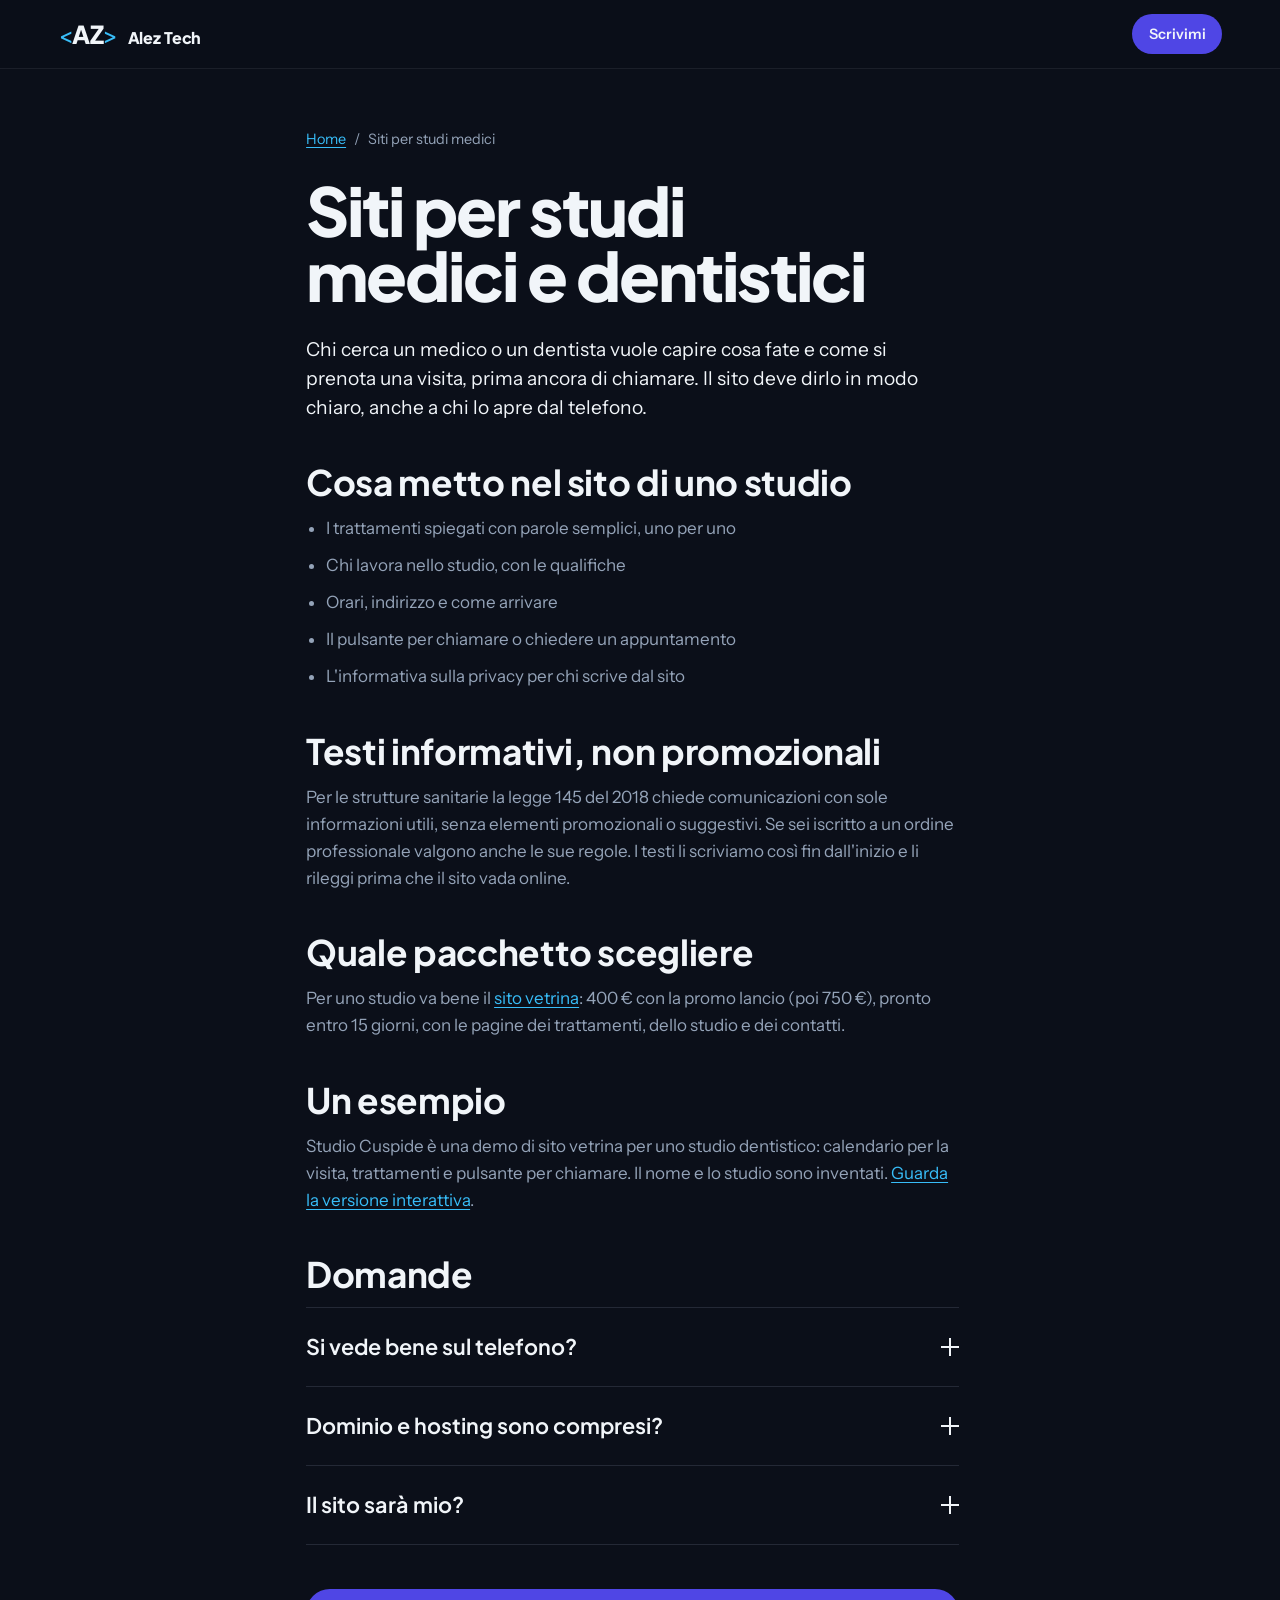
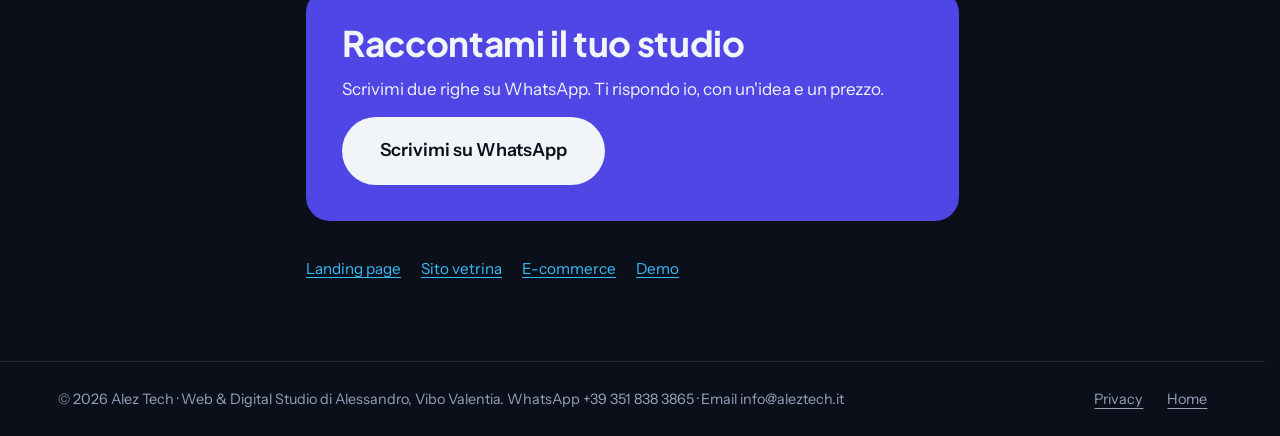
<file: siti-per-studi-medici/index.html>
<!doctype html>
<html lang="it">
<head>
<meta charset="utf-8">
<meta name="color-scheme" content="dark">
<style>/* sfondo scuro dal primo byte: tra una pagina e l'altra il browser non dipinge mai il bianco */:root{color-scheme:dark}html,body{background:#0B0F19}</style>
<script id="nav">(function (HOME) {
var d = document;
var html = d.documentElement;
var get = function (k) { try { return sessionStorage.getItem(k); } catch (e) { return null; } };
var put = function (k, v) {
try { if (v === null) sessionStorage.removeItem(k); else sessionStorage.setItem(k, v); } catch (e) {  }
};
var read = function () { try { return JSON.parse(get('az-home')); } catch (e) { return null; } };
var to = function (y) { try { window.scrollTo({ top: y, left: 0, behavior: 'instant' }); } catch (e) { window.scrollTo(0, y); } };
var nav = performance.getEntriesByType ? performance.getEntriesByType('navigation')[0] : null;
var type = nav ? nav.type : 'navigate';
var VT = 'CSSViewTransitionRule' in window;
var from = Number(get('az-nav')) || 0;
put('az-nav', null);
if (from && Date.now() - from < 10000) {
var enter = function () {
html.classList.add('az-enter');
setTimeout(function () { html.classList.remove('az-enter'); }, 400);
};
if (!VT) enter();
else if ('onpagereveal' in window) window.addEventListener('pagereveal', function (e) { if (!e.viewTransition) enter(); }, { once: true });
}
window.addEventListener('pageshow', function (e) { if (e.persisted) html.classList.remove('az-leave'); });
var blocks = function () { return d.querySelectorAll('main > *, .work, .site-footer'); };
var boxOf = function (el) {
var p = el.parentNode;
return p && p.classList && p.classList.contains('pin-spacer') ? p : el;
};
if (HOME) {
var savedHomeScrollY = 0;
var save = function () {
savedHomeScrollY = window.scrollY || html.scrollTop;
var list = blocks();
var at = -1;
var off = 0;
for (var i = 0; i < list.length; i++) {
var top = boxOf(list[i]).getBoundingClientRect().top;
if (top <= 0.5) { at = i; off = -top; }
}
var sec = at < 0 ? null : list[at].closest('main > section');
put('az-home', JSON.stringify({ y: savedHomeScrollY, i: at, o: Math.round(off), s: sec ? sec.id : '' }));
};
window.addEventListener('pagehide', save);
var back = get('az-return') === '1';
put('az-return', null);
var pos = read();
if (pos && (back || type === 'back_forward')) {
html.classList.add('az-return');
window.azHomeY = function () {
var el = pos.i >= 0 ? blocks()[pos.i] : null;
if (!el) return pos.y;
return Math.max(0, Math.round(boxOf(el).getBoundingClientRect().top + (window.scrollY || html.scrollTop) + pos.o));
};
window.azBack = function () {
var shots = d.querySelectorAll('.screen img.page');
for (var k = 0; k < shots.length; k++) shots[k].loading = 'eager';
try { to(window.azHomeY()); } finally { html.classList.add('az-at'); }
};
d.addEventListener('DOMContentLoaded', function () { html.classList.add('az-at'); });
}
} else {
var top0 = function () {
if (location.hash) return;
to(0);
html.scrollTop = 0;
if (d.body) d.body.scrollTop = 0;
};
top0();
d.addEventListener('DOMContentLoaded', top0);
window.addEventListener('pageshow', function (e) { if (!e.persisted) top0(); });
}
d.addEventListener('click', function (e) {
if (e.defaultPrevented || e.button !== 0 || e.metaKey || e.ctrlKey || e.shiftKey || e.altKey) return;
var a = e.target.closest ? e.target.closest('a[href]') : null;
if (!a || a.hasAttribute('download') || a.hasAttribute('data-toast') || (a.target && a.target !== '_self')) return;
var url;
try { url = new URL(a.href, location.href); } catch (er) { return; }
if (url.origin !== location.origin || url.protocol !== location.protocol) return;
if (url.pathname === location.pathname && url.search === location.search && url.hash) return;
var dest = url.href;
var again = false;
var logo = HOME ? null : d.querySelector('.logo');
if (logo) {
var home = new URL(logo.href, location.href);
var p = read();
if (p && url.pathname === home.pathname && (!url.hash || (url.hash === '#lavori' && p.s === 'lavori'))) {
again = true;
put('az-return', '1');
url.hash = '';
dest = url.href;
}
}
put('az-nav', String(Date.now()));
if (HOME) save();
if (VT) {
if (again) { e.preventDefault(); location.href = dest; }
return;
}
e.preventDefault();
html.classList.add('az-leave');
setTimeout(function () { location.href = dest; }, 160);
});
})(false);</script>
<meta name="viewport" content="width=device-width, initial-scale=1, viewport-fit=cover">
<title>Siti per studi medici e dentistici | Alez Tech</title>
<meta name="description" content="Siti per studi medici, dentistici e sanitari: trattamenti spiegati in modo chiaro, orari, mappa e richiesta di appuntamento. Alez Tech, Vibo Valentia.">
<link rel="canonical" href="https://aleztech.it/siti-per-studi-medici/">
<meta name="robots" content="index, follow, max-image-preview:large, max-snippet:-1">
<meta name="theme-color" content="#0B0F19">
<meta property="og:type" content="website">
<meta property="og:locale" content="it_IT">
<meta property="og:site_name" content="Alez Tech">
<meta property="og:title" content="Siti per studi medici e dentistici | Alez Tech">
<meta property="og:description" content="Siti per studi medici, dentistici e sanitari: trattamenti spiegati in modo chiaro, orari, mappa e richiesta di appuntamento. Alez Tech, Vibo Valentia.">
<meta property="og:url" content="https://aleztech.it/siti-per-studi-medici/">
<meta property="og:image" content="https://aleztech.it/og.jpg">
<meta property="og:image:width" content="1200">
<meta property="og:image:height" content="630">
<meta property="og:image:type" content="image/jpeg">
<meta name="twitter:card" content="summary_large_image">
<meta name="twitter:title" content="Siti per studi medici e dentistici | Alez Tech">
<meta name="twitter:description" content="Siti per studi medici, dentistici e sanitari: trattamenti spiegati in modo chiaro, orari, mappa e richiesta di appuntamento. Alez Tech, Vibo Valentia.">
<meta name="twitter:image" content="https://aleztech.it/og.jpg">
<meta name="twitter:image:alt" content="Alez Tech, Vibo Valentia: siti che portano clienti">
<link rel="icon" href="../favicon.svg" type="image/svg+xml">
<link rel="apple-touch-icon" href="../apple-touch-icon.png">
<link rel="preconnect" href="https://fonts.googleapis.com">
<link rel="preconnect" href="https://fonts.gstatic.com" crossorigin>
<link rel="stylesheet" href="https://fonts.googleapis.com/css2?family=Plus+Jakarta+Sans:wght@500..800&family=Instrument+Sans:wght@400..700&display=swap">
<link rel="stylesheet" href="../styles.css?v=43">
<script type="application/ld+json">{"@context":"https://schema.org","@graph":[{"@type":"Service","name":"Siti per studi medici","url":"https://aleztech.it/siti-per-studi-medici/","description":"Siti per studi medici, dentistici e sanitari: trattamenti spiegati in modo chiaro, orari, mappa e richiesta di appuntamento. Alez Tech, Vibo Valentia.","provider":{"@type":"ProfessionalService","@id":"https://aleztech.it/#attivita","name":"Alez Tech","url":"https://aleztech.it/","telephone":"+393518383865","address":{"@type":"PostalAddress","addressLocality":"Vibo Valentia","addressRegion":"VV","addressCountry":"IT"},"email":"info@aleztech.it"},"areaServed":[{"@type":"AdministrativeArea","name":"Calabria"},{"@type":"Country","name":"Italia"}]},{"@type":"BreadcrumbList","itemListElement":[{"@type":"ListItem","position":1,"name":"Home","item":"https://aleztech.it/"},{"@type":"ListItem","position":2,"name":"Siti per studi medici","item":"https://aleztech.it/siti-per-studi-medici/"}]},{"@type":"FAQPage","mainEntity":[{"@type":"Question","name":"Si vede bene sul telefono?","acceptedAnswer":{"@type":"Answer","text":"Lo disegno partendo dal telefono, perché è da lì che arriva la maggior parte delle visite. Prima della consegna lo provo su schermi piccoli e grandi."}},{"@type":"Question","name":"Dominio e hosting sono compresi?","acceptedAnswer":{"@type":"Answer","text":"No, sono a parte. Il costo dipende dal progetto e te lo dico prima di iniziare, così sai già quanto spendi ogni anno."}},{"@type":"Question","name":"Il sito sarà mio?","acceptedAnswer":{"@type":"Answer","text":"Sì. Dominio e hosting sono intestati a te e alla consegna ricevi tutti gli accessi."}}]}]}</script>
</head>
<body>
<a class="skip" href="#contenuto">Vai al contenuto</a>
<header class="site-header site-header--simple is-scrolled">
  <a class="logo" href="../" aria-label="Alez Tech, torna alla home"><span class="logo-br">&lt;</span><span class="logo-az">AZ</span><span class="logo-br">&gt;</span><span class="logo-name">Alez Tech</span></a>
  <a class="btn btn--small btn--primary header-cta" href="https://wa.me/393518383865?text=Ciao%20Alessandro%2C%20ti%20scrivo%20dal%20sito%20Alez%20Tech.%20Ho%20una%20domanda%20su%20un%20sito%20per%20il%20mio%20studio%3A%20" target="_blank" rel="noopener">Scrivimi</a>
</header>
<main class="doc" id="contenuto">
  <nav class="doc-crumbs" aria-label="Percorso"><a href="../">Home</a><span aria-hidden="true">/</span><span aria-current="page">Siti per studi medici</span></nav>
  <h1>Siti per studi medici e dentistici</h1>
  <p class="doc-lead">Chi cerca un medico o un dentista vuole capire cosa fate e come si prenota una visita, prima ancora di chiamare. Il sito deve dirlo in modo chiaro, anche a chi lo apre dal telefono.</p>
  
    <section>
      <h2>Cosa metto nel sito di uno studio</h2>
      <ul>
        <li>I trattamenti spiegati con parole semplici, uno per uno</li>
        <li>Chi lavora nello studio, con le qualifiche</li>
        <li>Orari, indirizzo e come arrivare</li>
        <li>Il pulsante per chiamare o chiedere un appuntamento</li>
        <li>L'informativa sulla privacy per chi scrive dal sito</li>
      </ul>
    </section>
    <section>
      <h2>Testi informativi, non promozionali</h2>
      <p>Per le strutture sanitarie la legge 145 del 2018 chiede comunicazioni con sole informazioni utili, senza elementi promozionali o suggestivi. Se sei iscritto a un ordine professionale valgono anche le sue regole. I testi li scriviamo così fin dall'inizio e li rileggi prima che il sito vada online.</p>
    </section>
    <section>
      <h2>Quale pacchetto scegliere</h2>
      <p>Per uno studio va bene il <a href="../sito-vetrina/">sito vetrina</a>: 400 € con la promo lancio (poi 750 €), pronto entro 15 giorni, con le pagine dei trattamenti, dello studio e dei contatti.</p>
    </section>
    <section>
      <h2>Un esempio</h2>
      <p>Studio Cuspide è una demo di sito vetrina per uno studio dentistico: calendario per la visita, trattamenti e pulsante per chiamare. Il nome e lo studio sono inventati. <a href="../lavori/studio-cuspide/?v=41">Guarda la versione interattiva</a>.</p>
    </section>
    <section>
      <h2>Domande</h2>
      <div class="faq-list">
        <details class="faq-item">
          <summary>Si vede bene sul telefono?</summary>
          <p>Lo disegno partendo dal telefono, perché è da lì che arriva la maggior parte delle visite. Prima della consegna lo provo su schermi piccoli e grandi.</p>
        </details>
        <details class="faq-item">
          <summary>Dominio e hosting sono compresi?</summary>
          <p>No, sono a parte. Il costo dipende dal progetto e te lo dico prima di iniziare, così sai già quanto spendi ogni anno.</p>
        </details>
        <details class="faq-item">
          <summary>Il sito sarà mio?</summary>
          <p>Sì. Dominio e hosting sono intestati a te e alla consegna ricevi tutti gli accessi.</p>
        </details>
      </div>
    </section>
    <section class="doc-cta">
      <h2>Raccontami il tuo studio</h2>
      <p>Scrivimi due righe su WhatsApp. Ti rispondo io, con un'idea e un prezzo.</p>
      <a class="btn btn--big" href="https://wa.me/393518383865?text=Ciao%20Alessandro%2C%20ti%20scrivo%20dal%20sito%20Alez%20Tech.%20Ho%20uno%20studio%20e%20vorrei%20un%20sito%3A%20" target="_blank" rel="noopener">Scrivimi su WhatsApp</a>
    </section>
    <nav class="doc-more" aria-label="Altre pagine">
      <a href="../landing-page/">Landing page</a>
      <a href="../sito-vetrina/">Sito vetrina</a>
      <a href="../e-commerce/">E-commerce</a>
      <a href="../#lavori">Demo</a>
    </nav>
</main>
<footer class="site-footer">
  <div class="footer-main"><p>© 2026 Alez Tech · Web &amp; Digital Studio di Alessandro, Vibo Valentia. WhatsApp <a href="https://wa.me/393518383865?text=Ciao%20Alessandro%2C%20ti%20scrivo%20dal%20sito%20Alez%20Tech." target="_blank" rel="noopener">+39&nbsp;351&nbsp;838&nbsp;3865</a> · Email <a href="mailto:info@aleztech.it">info@aleztech.it</a></p></div>
  <p class="footer-links"><a href="../privacy.html">Privacy</a><a href="../">Home</a></p>
</footer>
</body>
</html>
</file>
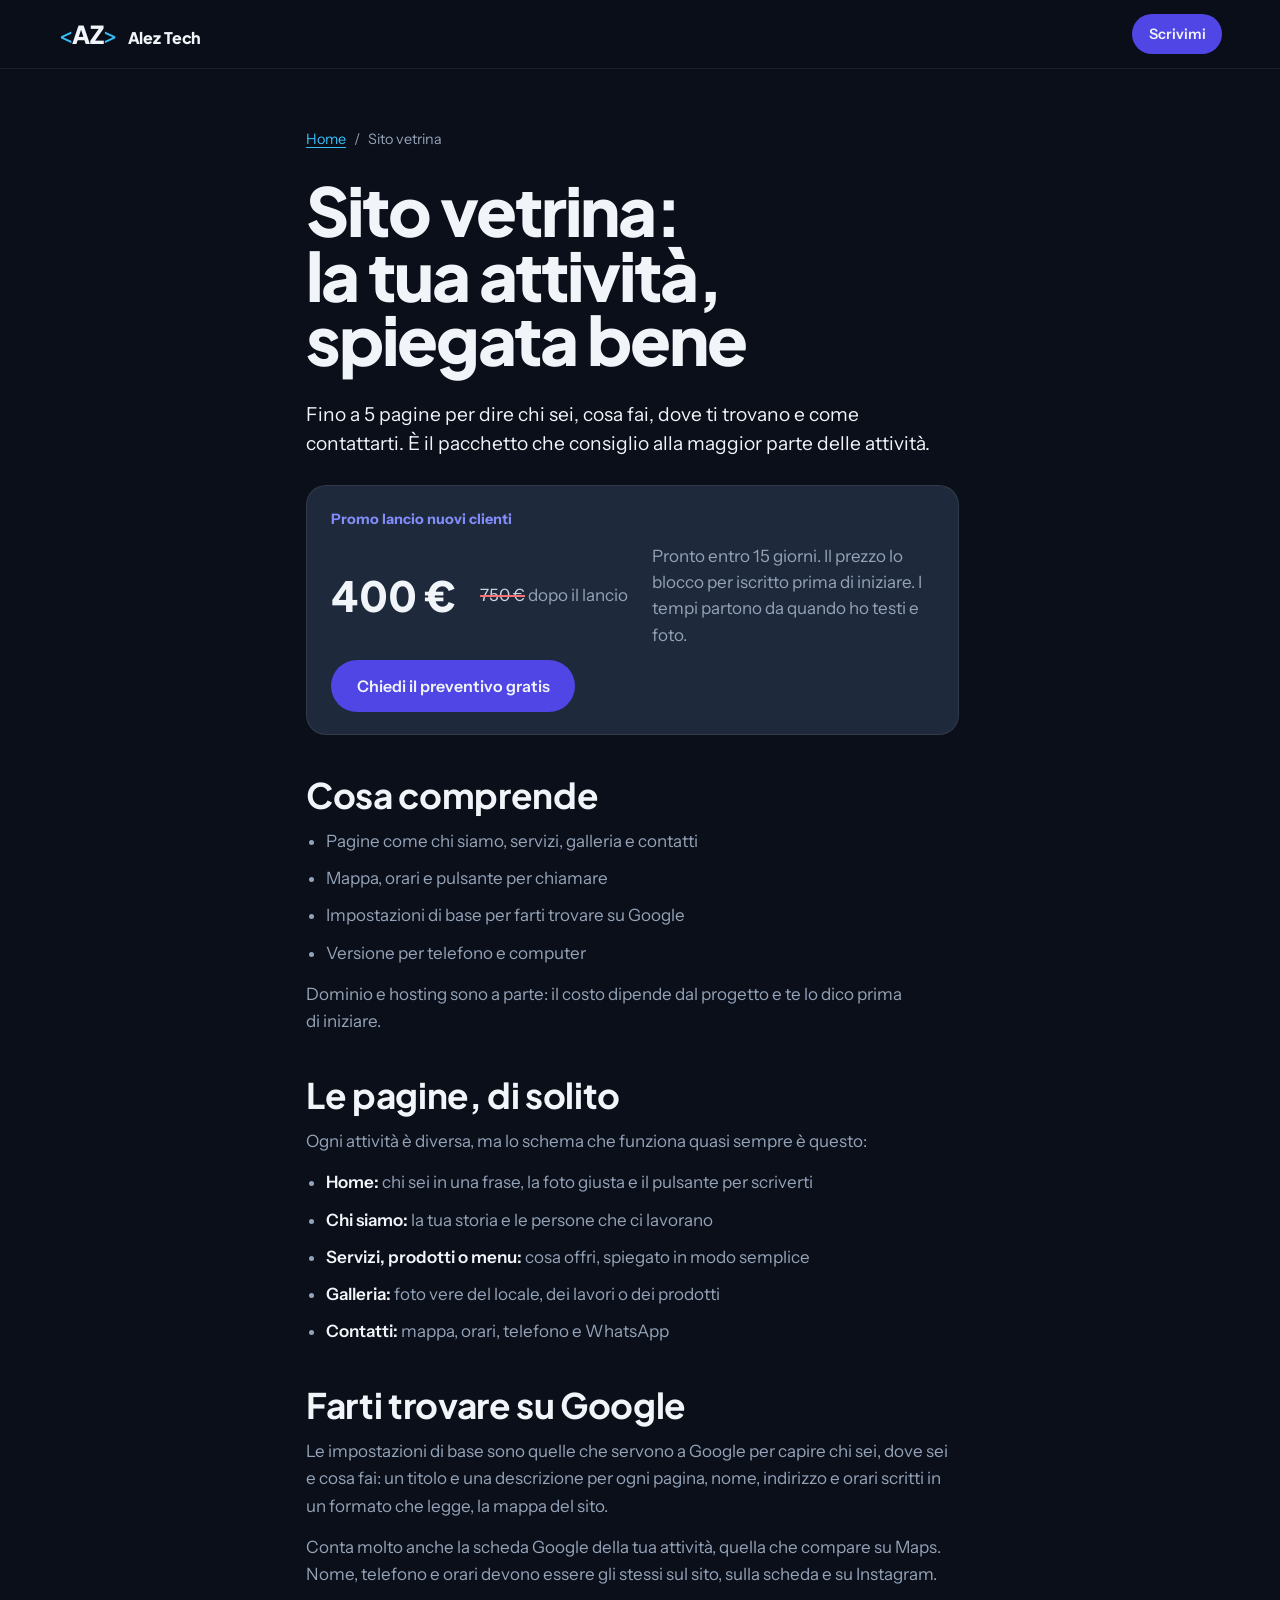
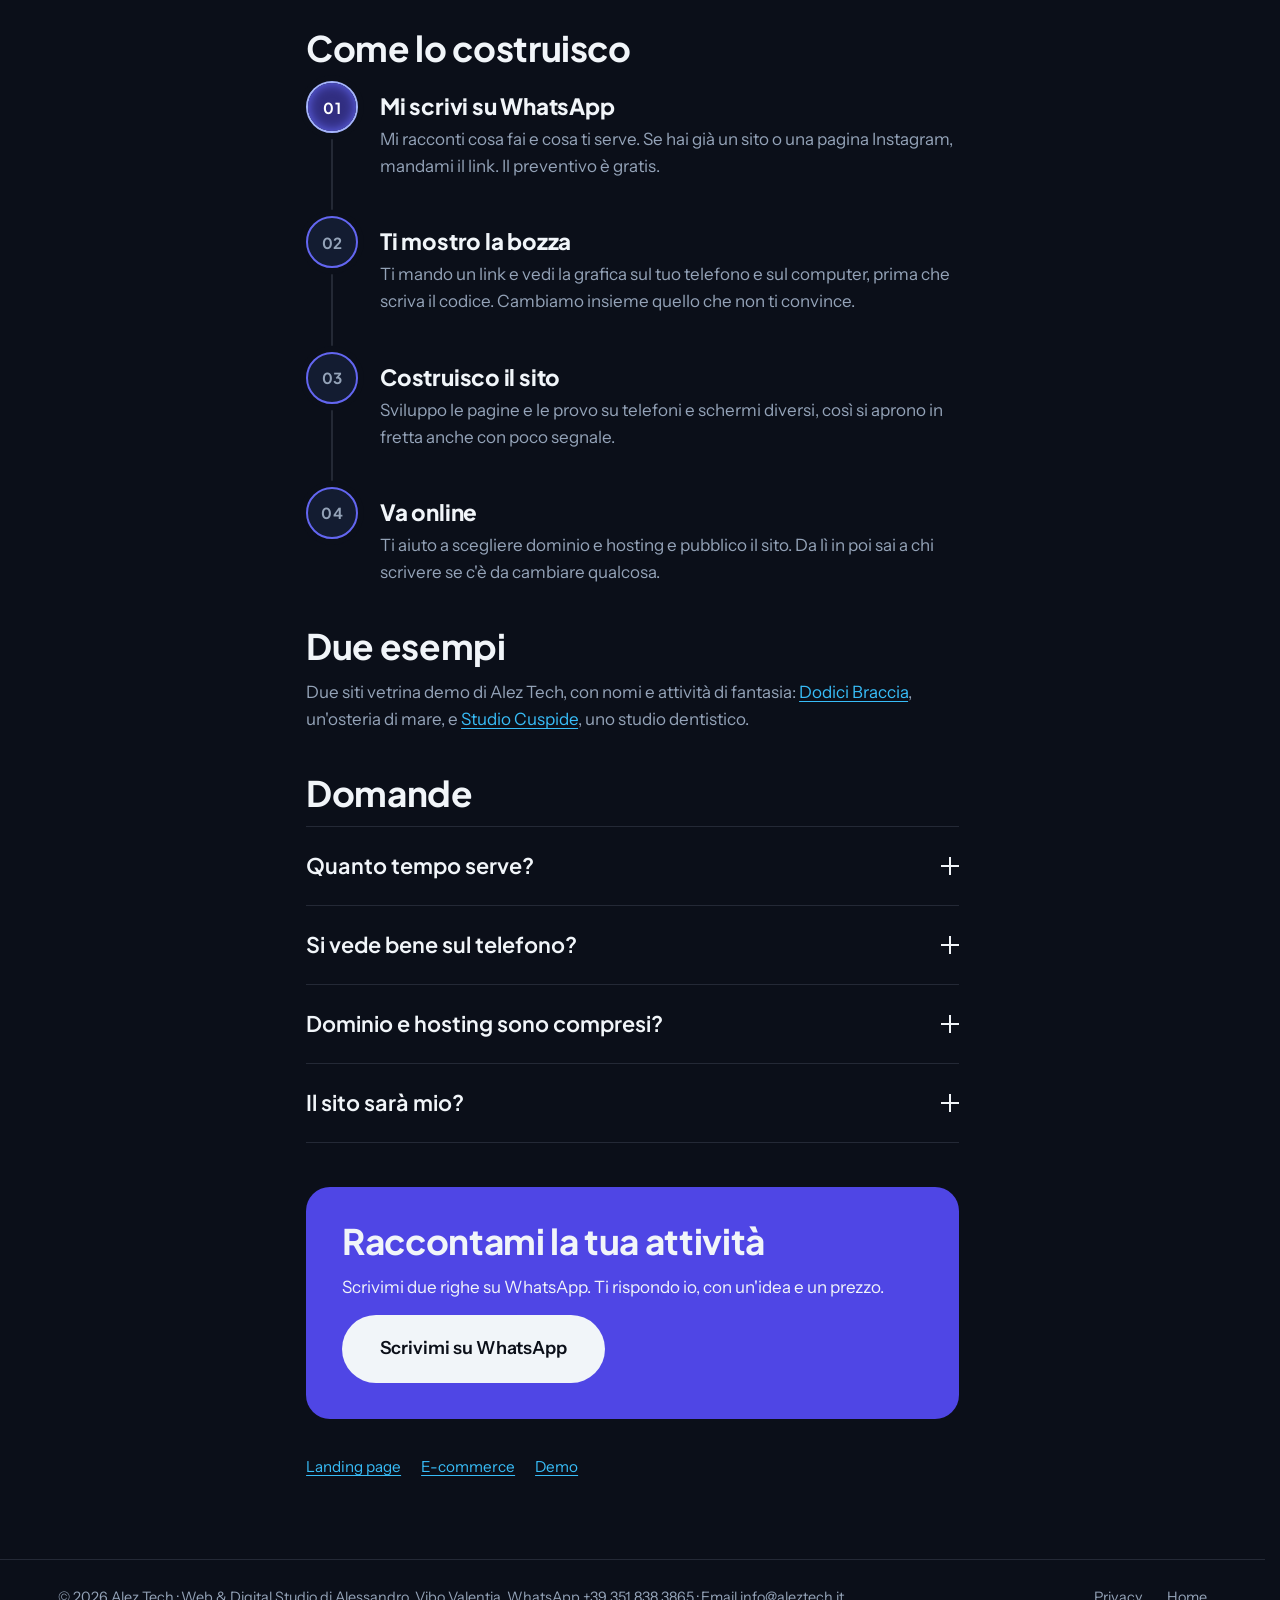
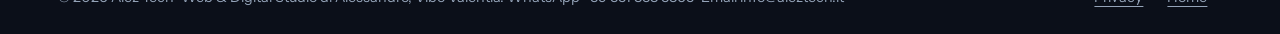
<file: sito-vetrina/index.html>
<!doctype html>
<html lang="it">
<head>
<meta charset="utf-8">
<meta name="color-scheme" content="dark">
<style>/* sfondo scuro dal primo byte: tra una pagina e l'altra il browser non dipinge mai il bianco */:root{color-scheme:dark}html,body{background:#0B0F19}</style>
<script id="nav">(function (HOME) {
var d = document;
var html = d.documentElement;
var get = function (k) { try { return sessionStorage.getItem(k); } catch (e) { return null; } };
var put = function (k, v) {
try { if (v === null) sessionStorage.removeItem(k); else sessionStorage.setItem(k, v); } catch (e) {  }
};
var read = function () { try { return JSON.parse(get('az-home')); } catch (e) { return null; } };
var to = function (y) { try { window.scrollTo({ top: y, left: 0, behavior: 'instant' }); } catch (e) { window.scrollTo(0, y); } };
var nav = performance.getEntriesByType ? performance.getEntriesByType('navigation')[0] : null;
var type = nav ? nav.type : 'navigate';
var VT = 'CSSViewTransitionRule' in window;
var from = Number(get('az-nav')) || 0;
put('az-nav', null);
if (from && Date.now() - from < 10000) {
var enter = function () {
html.classList.add('az-enter');
setTimeout(function () { html.classList.remove('az-enter'); }, 400);
};
if (!VT) enter();
else if ('onpagereveal' in window) window.addEventListener('pagereveal', function (e) { if (!e.viewTransition) enter(); }, { once: true });
}
window.addEventListener('pageshow', function (e) { if (e.persisted) html.classList.remove('az-leave'); });
var blocks = function () { return d.querySelectorAll('main > *, .work, .site-footer'); };
var boxOf = function (el) {
var p = el.parentNode;
return p && p.classList && p.classList.contains('pin-spacer') ? p : el;
};
if (HOME) {
var savedHomeScrollY = 0;
var save = function () {
savedHomeScrollY = window.scrollY || html.scrollTop;
var list = blocks();
var at = -1;
var off = 0;
for (var i = 0; i < list.length; i++) {
var top = boxOf(list[i]).getBoundingClientRect().top;
if (top <= 0.5) { at = i; off = -top; }
}
var sec = at < 0 ? null : list[at].closest('main > section');
put('az-home', JSON.stringify({ y: savedHomeScrollY, i: at, o: Math.round(off), s: sec ? sec.id : '' }));
};
window.addEventListener('pagehide', save);
var back = get('az-return') === '1';
put('az-return', null);
var pos = read();
if (pos && (back || type === 'back_forward')) {
html.classList.add('az-return');
window.azHomeY = function () {
var el = pos.i >= 0 ? blocks()[pos.i] : null;
if (!el) return pos.y;
return Math.max(0, Math.round(boxOf(el).getBoundingClientRect().top + (window.scrollY || html.scrollTop) + pos.o));
};
window.azBack = function () {
var shots = d.querySelectorAll('.screen img.page');
for (var k = 0; k < shots.length; k++) shots[k].loading = 'eager';
try { to(window.azHomeY()); } finally { html.classList.add('az-at'); }
};
d.addEventListener('DOMContentLoaded', function () { html.classList.add('az-at'); });
}
} else {
var top0 = function () {
if (location.hash) return;
to(0);
html.scrollTop = 0;
if (d.body) d.body.scrollTop = 0;
};
top0();
d.addEventListener('DOMContentLoaded', top0);
window.addEventListener('pageshow', function (e) { if (!e.persisted) top0(); });
}
d.addEventListener('click', function (e) {
if (e.defaultPrevented || e.button !== 0 || e.metaKey || e.ctrlKey || e.shiftKey || e.altKey) return;
var a = e.target.closest ? e.target.closest('a[href]') : null;
if (!a || a.hasAttribute('download') || a.hasAttribute('data-toast') || (a.target && a.target !== '_self')) return;
var url;
try { url = new URL(a.href, location.href); } catch (er) { return; }
if (url.origin !== location.origin || url.protocol !== location.protocol) return;
if (url.pathname === location.pathname && url.search === location.search && url.hash) return;
var dest = url.href;
var again = false;
var logo = HOME ? null : d.querySelector('.logo');
if (logo) {
var home = new URL(logo.href, location.href);
var p = read();
if (p && url.pathname === home.pathname && (!url.hash || (url.hash === '#lavori' && p.s === 'lavori'))) {
again = true;
put('az-return', '1');
url.hash = '';
dest = url.href;
}
}
put('az-nav', String(Date.now()));
if (HOME) save();
if (VT) {
if (again) { e.preventDefault(); location.href = dest; }
return;
}
e.preventDefault();
html.classList.add('az-leave');
setTimeout(function () { location.href = dest; }, 160);
});
})(false);</script>
<meta name="viewport" content="width=device-width, initial-scale=1, viewport-fit=cover">
<title>Sito vetrina da 400 € | Alez Tech, Vibo Valentia</title>
<meta name="description" content="Un sito vetrina fino a 5 pagine per presentare la tua attività: 400 €, pronto entro 15 giorni. Alez Tech, Vibo Valentia: lavoro in Calabria e in tutta Italia.">
<link rel="canonical" href="https://aleztech.it/sito-vetrina/">
<meta name="robots" content="index, follow, max-image-preview:large, max-snippet:-1">
<meta name="theme-color" content="#0B0F19">
<meta property="og:type" content="website">
<meta property="og:locale" content="it_IT">
<meta property="og:site_name" content="Alez Tech">
<meta property="og:title" content="Sito vetrina da 400 € | Alez Tech, Vibo Valentia">
<meta property="og:description" content="Un sito vetrina fino a 5 pagine per presentare la tua attività: 400 €, pronto entro 15 giorni. Alez Tech, Vibo Valentia: lavoro in Calabria e in tutta Italia.">
<meta property="og:url" content="https://aleztech.it/sito-vetrina/">
<meta property="og:image" content="https://aleztech.it/og.jpg">
<meta property="og:image:width" content="1200">
<meta property="og:image:height" content="630">
<meta property="og:image:type" content="image/jpeg">
<meta name="twitter:card" content="summary_large_image">
<meta name="twitter:title" content="Sito vetrina da 400 € | Alez Tech, Vibo Valentia">
<meta name="twitter:description" content="Un sito vetrina fino a 5 pagine per presentare la tua attività: 400 €, pronto entro 15 giorni. Alez Tech, Vibo Valentia: lavoro in Calabria e in tutta Italia.">
<meta name="twitter:image" content="https://aleztech.it/og.jpg">
<meta name="twitter:image:alt" content="Alez Tech, Vibo Valentia: siti che portano clienti">
<link rel="icon" href="../favicon.svg" type="image/svg+xml">
<link rel="apple-touch-icon" href="../apple-touch-icon.png">
<link rel="preconnect" href="https://fonts.googleapis.com">
<link rel="preconnect" href="https://fonts.gstatic.com" crossorigin>
<link rel="stylesheet" href="https://fonts.googleapis.com/css2?family=Plus+Jakarta+Sans:wght@500..800&family=Instrument+Sans:wght@400..700&display=swap">
<link rel="stylesheet" href="../styles.css?v=43">
<script type="application/ld+json">{"@context":"https://schema.org","@graph":[{"@type":"Service","name":"Sito vetrina","url":"https://aleztech.it/sito-vetrina/","description":"Un sito vetrina fino a 5 pagine per presentare la tua attività: 400 €, pronto entro 15 giorni. Alez Tech, Vibo Valentia: lavoro in Calabria e in tutta Italia.","provider":{"@type":"ProfessionalService","@id":"https://aleztech.it/#attivita","name":"Alez Tech","url":"https://aleztech.it/","telephone":"+393518383865","address":{"@type":"PostalAddress","addressLocality":"Vibo Valentia","addressRegion":"VV","addressCountry":"IT"},"email":"info@aleztech.it"},"areaServed":[{"@type":"AdministrativeArea","name":"Calabria"},{"@type":"Country","name":"Italia"}],"offers":{"@type":"Offer","price":"400","priceCurrency":"EUR","url":"https://aleztech.it/sito-vetrina/"}},{"@type":"BreadcrumbList","itemListElement":[{"@type":"ListItem","position":1,"name":"Home","item":"https://aleztech.it/"},{"@type":"ListItem","position":2,"name":"Sito vetrina","item":"https://aleztech.it/sito-vetrina/"}]},{"@type":"FAQPage","mainEntity":[{"@type":"Question","name":"Quanto tempo serve?","acceptedAnswer":{"@type":"Answer","text":"Un sito vetrina è pronto entro 15 giorni. I tempi partono da quando ho testi e foto: se non li hai ancora, li prepariamo insieme."}},{"@type":"Question","name":"Si vede bene sul telefono?","acceptedAnswer":{"@type":"Answer","text":"Lo disegno partendo dal telefono, perché è da lì che arriva la maggior parte delle visite. Prima della consegna lo provo su schermi piccoli e grandi."}},{"@type":"Question","name":"Dominio e hosting sono compresi?","acceptedAnswer":{"@type":"Answer","text":"No, sono a parte. Il costo dipende dal progetto e te lo dico prima di iniziare, così sai già quanto spendi ogni anno."}},{"@type":"Question","name":"Il sito sarà mio?","acceptedAnswer":{"@type":"Answer","text":"Sì. Dominio e hosting sono intestati a te e alla consegna ricevi tutti gli accessi."}}]}]}</script>
</head>
<body>
<a class="skip" href="#contenuto">Vai al contenuto</a>
<header class="site-header site-header--simple is-scrolled">
  <a class="logo" href="../" aria-label="Alez Tech, torna alla home"><span class="logo-br">&lt;</span><span class="logo-az">AZ</span><span class="logo-br">&gt;</span><span class="logo-name">Alez Tech</span></a>
  <a class="btn btn--small btn--primary header-cta" href="https://wa.me/393518383865?text=Ciao%20Alessandro%2C%20ti%20scrivo%20dal%20sito%20Alez%20Tech.%20Ho%20una%20domanda%20sul%20sito%20vetrina%3A%20" target="_blank" rel="noopener">Scrivimi</a>
</header>
<main class="doc" id="contenuto">
  <nav class="doc-crumbs" aria-label="Percorso"><a href="../">Home</a><span aria-hidden="true">/</span><span aria-current="page">Sito vetrina</span></nav>
  <h1>Sito vetrina: la tua attività, spiegata bene</h1>
  <p class="doc-lead">Fino a 5 pagine per dire chi sei, cosa fai, dove ti trovano e come contattarti. È il pacchetto che consiglio alla maggior parte delle attività.</p>
  <div class="doc-price">
      <p class="doc-price-tag">Promo lancio nuovi clienti</p>
      <strong><span class="sr-only">Prezzo di lancio: </span>400 €</strong>
      <p class="doc-price-was"><span class="sr-only">Prezzo dopo il lancio: </span><s>750&nbsp;€</s><span aria-hidden="true"> dopo il lancio</span></p>
      <span>Pronto entro 15 giorni. Il prezzo lo blocco per iscritto prima di iniziare. I tempi partono da quando ho testi e foto.</span>
      <a class="btn btn--primary" href="https://wa.me/393518383865?text=Ciao%20Alessandro%2C%20ti%20scrivo%20dal%20sito%20Alez%20Tech.%20Vorrei%20informazioni%20sul%20sito%20vetrina%20in%20promo%20lancio%20a%20400%20%E2%82%AC." target="_blank" rel="noopener">Chiedi il preventivo gratis</a>
    </div>
    <section>
      <h2>Cosa comprende</h2>
      <ul>
        <li>Pagine come chi siamo, servizi, galleria e contatti</li>
        <li>Mappa, orari e pulsante per chiamare</li>
        <li>Impostazioni di base per farti trovare su Google</li>
        <li>Versione per telefono e computer</li>
      </ul>
      <p>Dominio e hosting sono a parte: il costo dipende dal progetto e te lo dico prima di iniziare.</p>
    </section>
    <section>
      <h2>Le pagine, di solito</h2>
      <p>Ogni attività è diversa, ma lo schema che funziona quasi sempre è questo:</p>
      <ul>
        <li><b>Home:</b> chi sei in una frase, la foto giusta e il pulsante per scriverti</li>
        <li><b>Chi siamo:</b> la tua storia e le persone che ci lavorano</li>
        <li><b>Servizi, prodotti o menu:</b> cosa offri, spiegato in modo semplice</li>
        <li><b>Galleria:</b> foto vere del locale, dei lavori o dei prodotti</li>
        <li><b>Contatti:</b> mappa, orari, telefono e WhatsApp</li>
      </ul>
    </section>
    <section>
      <h2>Farti trovare su Google</h2>
      <p>Le impostazioni di base sono quelle che servono a Google per capire chi sei, dove sei e cosa fai: un titolo e una descrizione per ogni pagina, nome, indirizzo e orari scritti in un formato che legge, la mappa del sito.</p>
      <p>Conta molto anche la scheda Google della tua attività, quella che compare su Maps. Nome, telefono e orari devono essere gli stessi sul sito, sulla scheda e su Instagram.</p>
    </section>
    <section>
      <h2>Come lo costruisco</h2>
      <ol class="steps">
        <li class="step">
          <span class="step-n" aria-hidden="true">01</span>
          <div>
            <h3>Mi scrivi su WhatsApp</h3>
            <p>Mi racconti cosa fai e cosa ti serve. Se hai già un sito o una pagina Instagram, mandami il link. Il preventivo è gratis.</p>
          </div>
        </li>
        <li class="step">
          <span class="step-n" aria-hidden="true">02</span>
          <div>
            <h3>Ti mostro la bozza</h3>
            <p>Ti mando un link e vedi la grafica sul tuo telefono e sul computer, prima che scriva il codice. Cambiamo insieme quello che non ti convince.</p>
          </div>
        </li>
        <li class="step">
          <span class="step-n" aria-hidden="true">03</span>
          <div>
            <h3>Costruisco il sito</h3>
            <p>Sviluppo le pagine e le provo su telefoni e schermi diversi, così si aprono in fretta anche con poco segnale.</p>
          </div>
        </li>
        <li class="step">
          <span class="step-n" aria-hidden="true">04</span>
          <div>
            <h3>Va online</h3>
            <p>Ti aiuto a scegliere dominio e hosting e pubblico il sito. Da lì in poi sai a chi scrivere se c'è da cambiare qualcosa.</p>
          </div>
        </li>
      </ol>
    </section>
    <section>
      <h2>Due esempi</h2>
      <p>Due siti vetrina demo di Alez Tech, con nomi e attività di fantasia: <a href="../lavori/dodici-braccia/?v=41">Dodici Braccia</a>, un'osteria di mare, e <a href="../lavori/studio-cuspide/?v=41">Studio Cuspide</a>, uno studio dentistico.</p>
    </section>
    <section>
      <h2>Domande</h2>
      <div class="faq-list">
        <details class="faq-item">
          <summary>Quanto tempo serve?</summary>
          <p>Un sito vetrina è pronto entro 15 giorni. I tempi partono da quando ho testi e foto: se non li hai ancora, li prepariamo insieme.</p>
        </details>
        <details class="faq-item">
          <summary>Si vede bene sul telefono?</summary>
          <p>Lo disegno partendo dal telefono, perché è da lì che arriva la maggior parte delle visite. Prima della consegna lo provo su schermi piccoli e grandi.</p>
        </details>
        <details class="faq-item">
          <summary>Dominio e hosting sono compresi?</summary>
          <p>No, sono a parte. Il costo dipende dal progetto e te lo dico prima di iniziare, così sai già quanto spendi ogni anno.</p>
        </details>
        <details class="faq-item">
          <summary>Il sito sarà mio?</summary>
          <p>Sì. Dominio e hosting sono intestati a te e alla consegna ricevi tutti gli accessi.</p>
        </details>
      </div>
    </section>
    <section class="doc-cta">
      <h2>Raccontami la tua attività</h2>
      <p>Scrivimi due righe su WhatsApp. Ti rispondo io, con un'idea e un prezzo.</p>
      <a class="btn btn--big" href="https://wa.me/393518383865?text=Ciao%20Alessandro%2C%20ti%20scrivo%20dal%20sito%20Alez%20Tech.%20Vorrei%20un%20sito%20vetrina%20per%20la%20mia%20attivit%C3%A0%3A%20" target="_blank" rel="noopener">Scrivimi su WhatsApp</a>
    </section>
    <nav class="doc-more" aria-label="Altre pagine">
      <a href="../landing-page/">Landing page</a>
      <a href="../e-commerce/">E-commerce</a>
      <a href="../#lavori">Demo</a>
    </nav>
</main>
<footer class="site-footer">
  <div class="footer-main"><p>© 2026 Alez Tech · Web &amp; Digital Studio di Alessandro, Vibo Valentia. WhatsApp <a href="https://wa.me/393518383865?text=Ciao%20Alessandro%2C%20ti%20scrivo%20dal%20sito%20Alez%20Tech." target="_blank" rel="noopener">+39&nbsp;351&nbsp;838&nbsp;3865</a> · Email <a href="mailto:info@aleztech.it">info@aleztech.it</a></p></div>
  <p class="footer-links"><a href="../privacy.html">Privacy</a><a href="../">Home</a></p>
</footer>
<script src="../steps.js?v=3" defer></script>
</body>
</html>
</file>
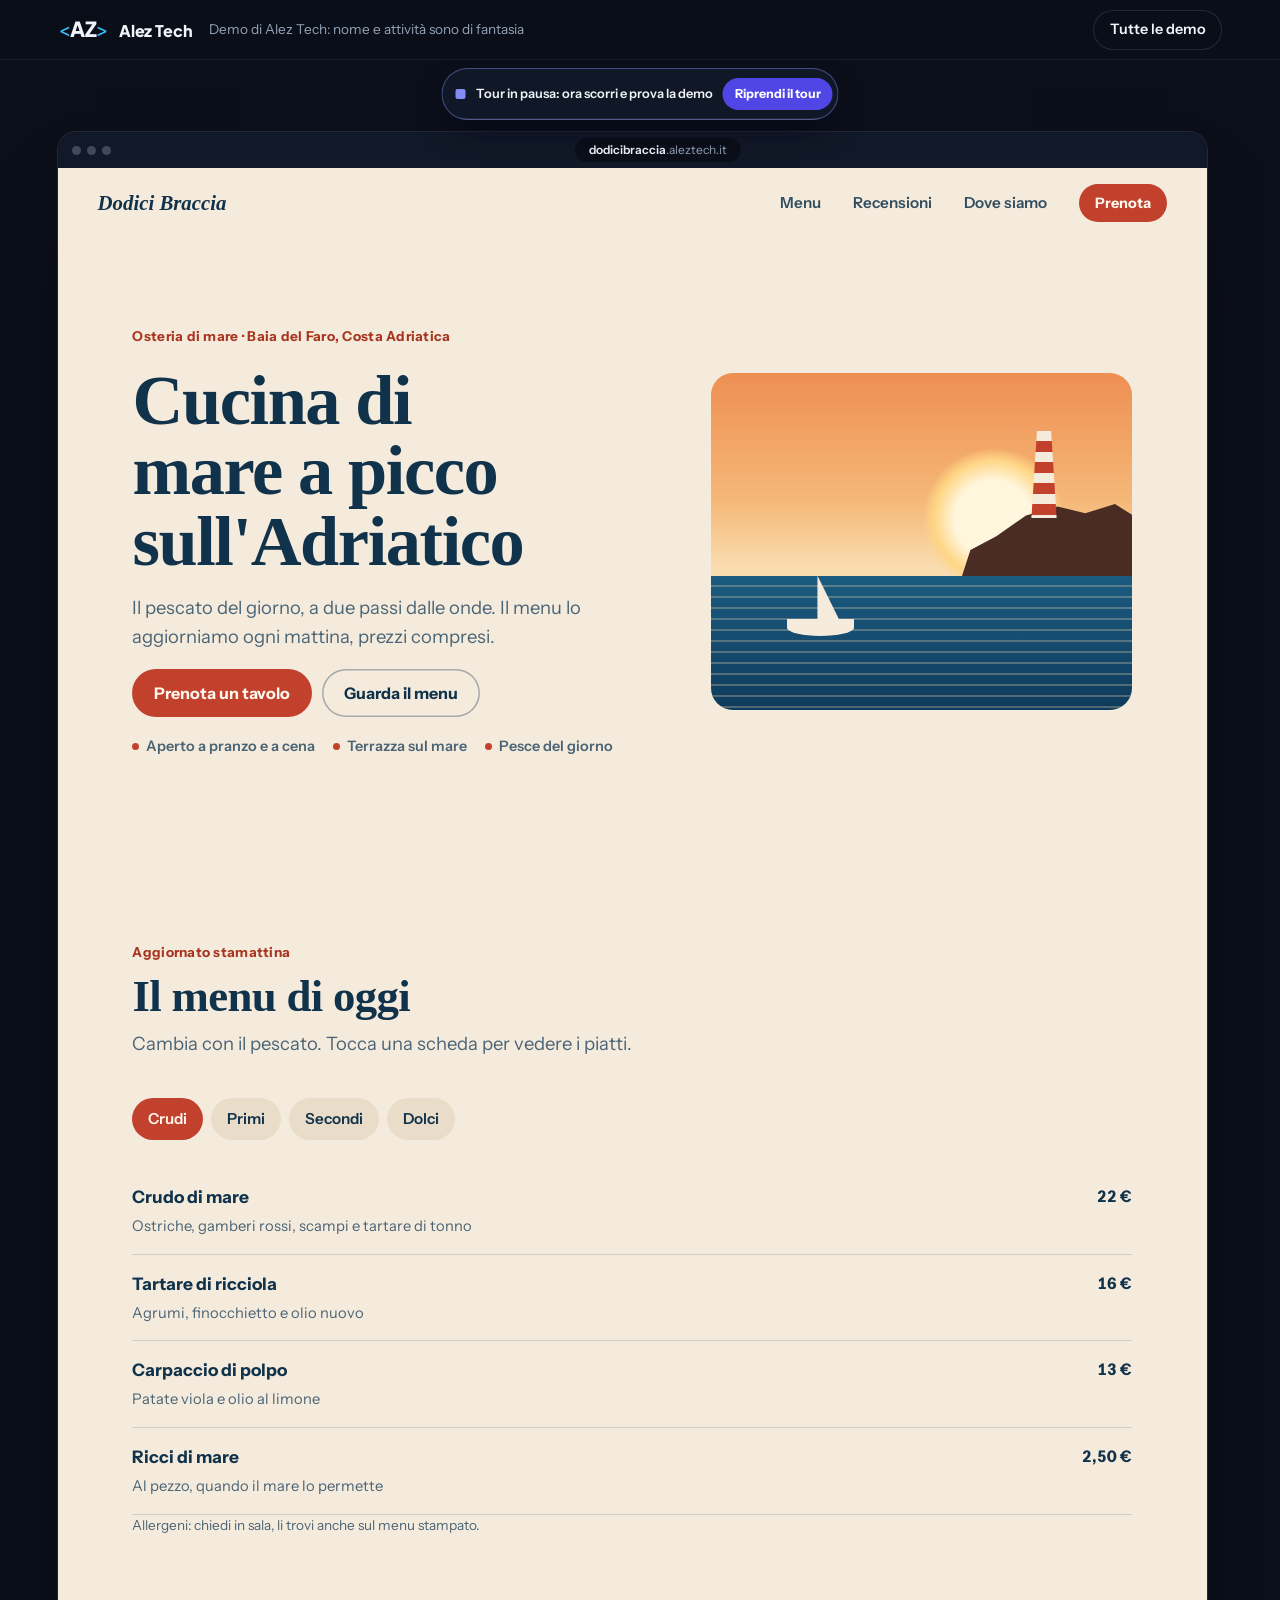
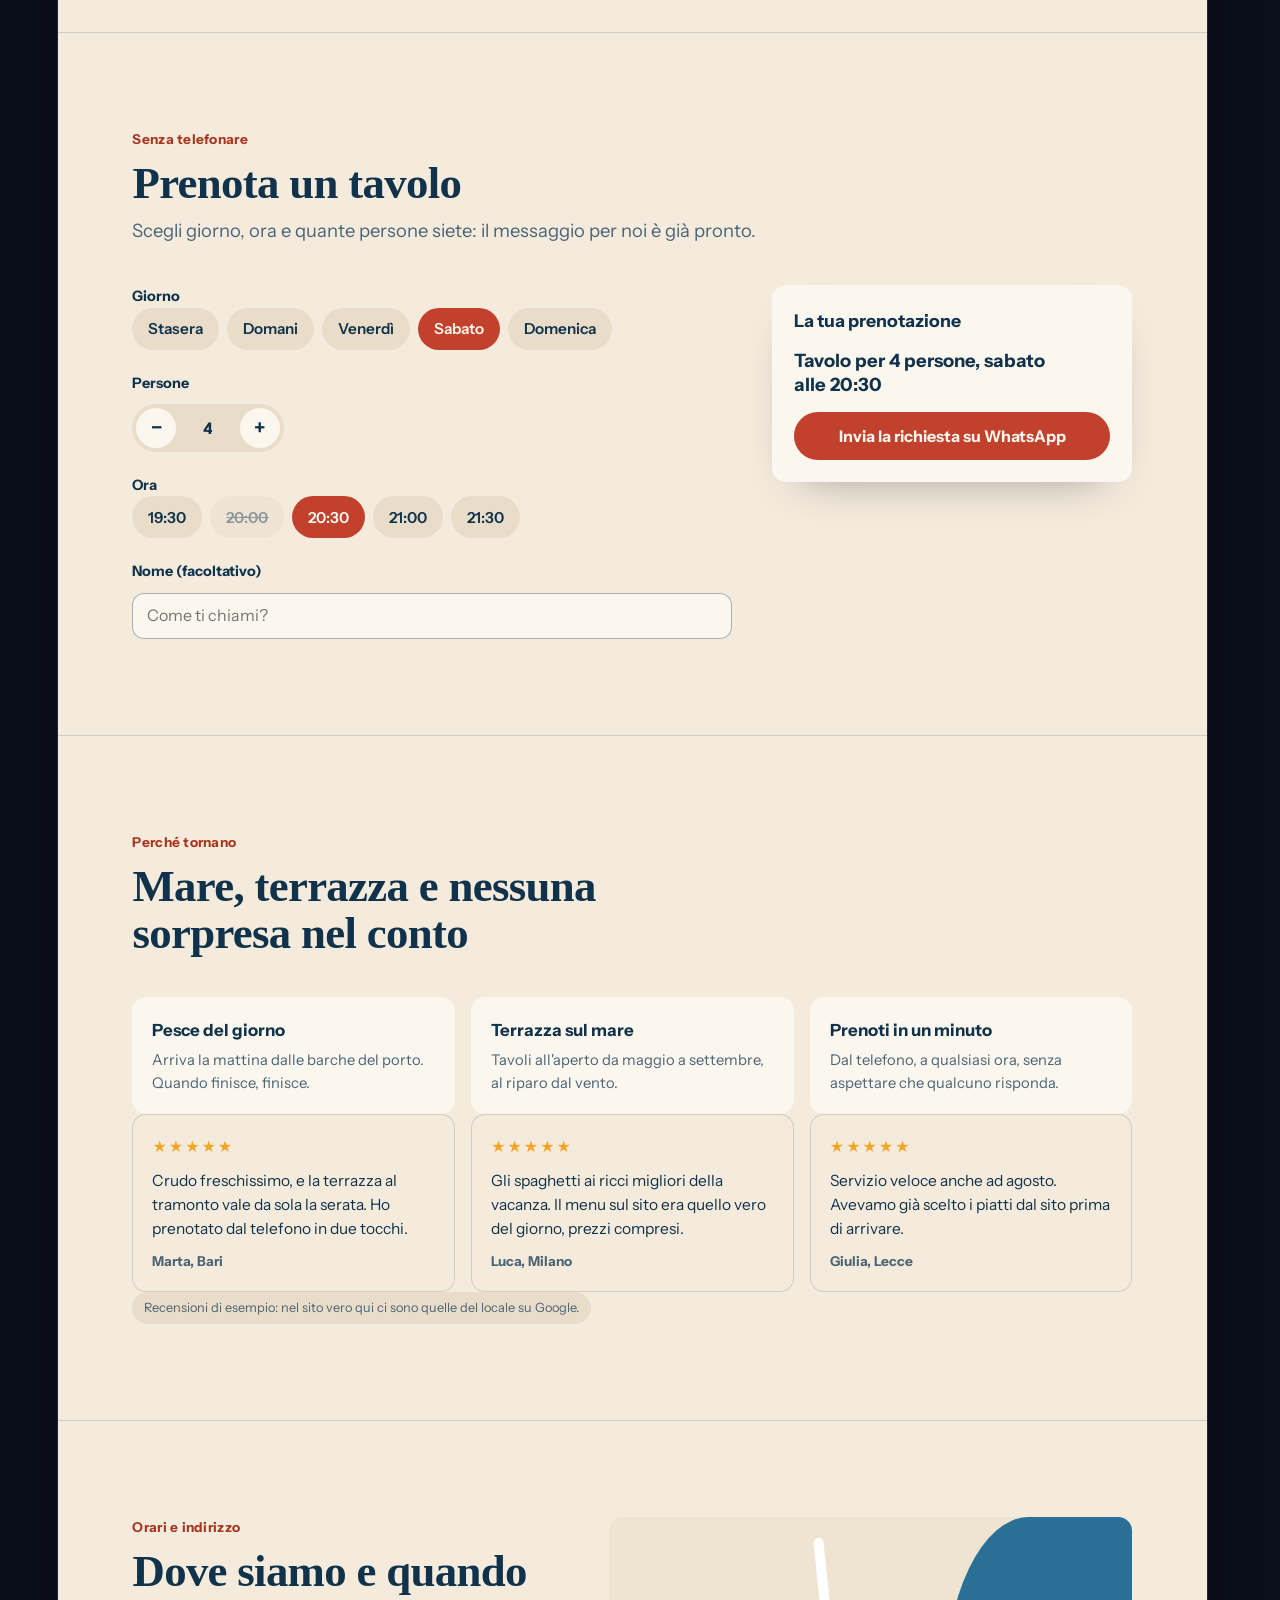
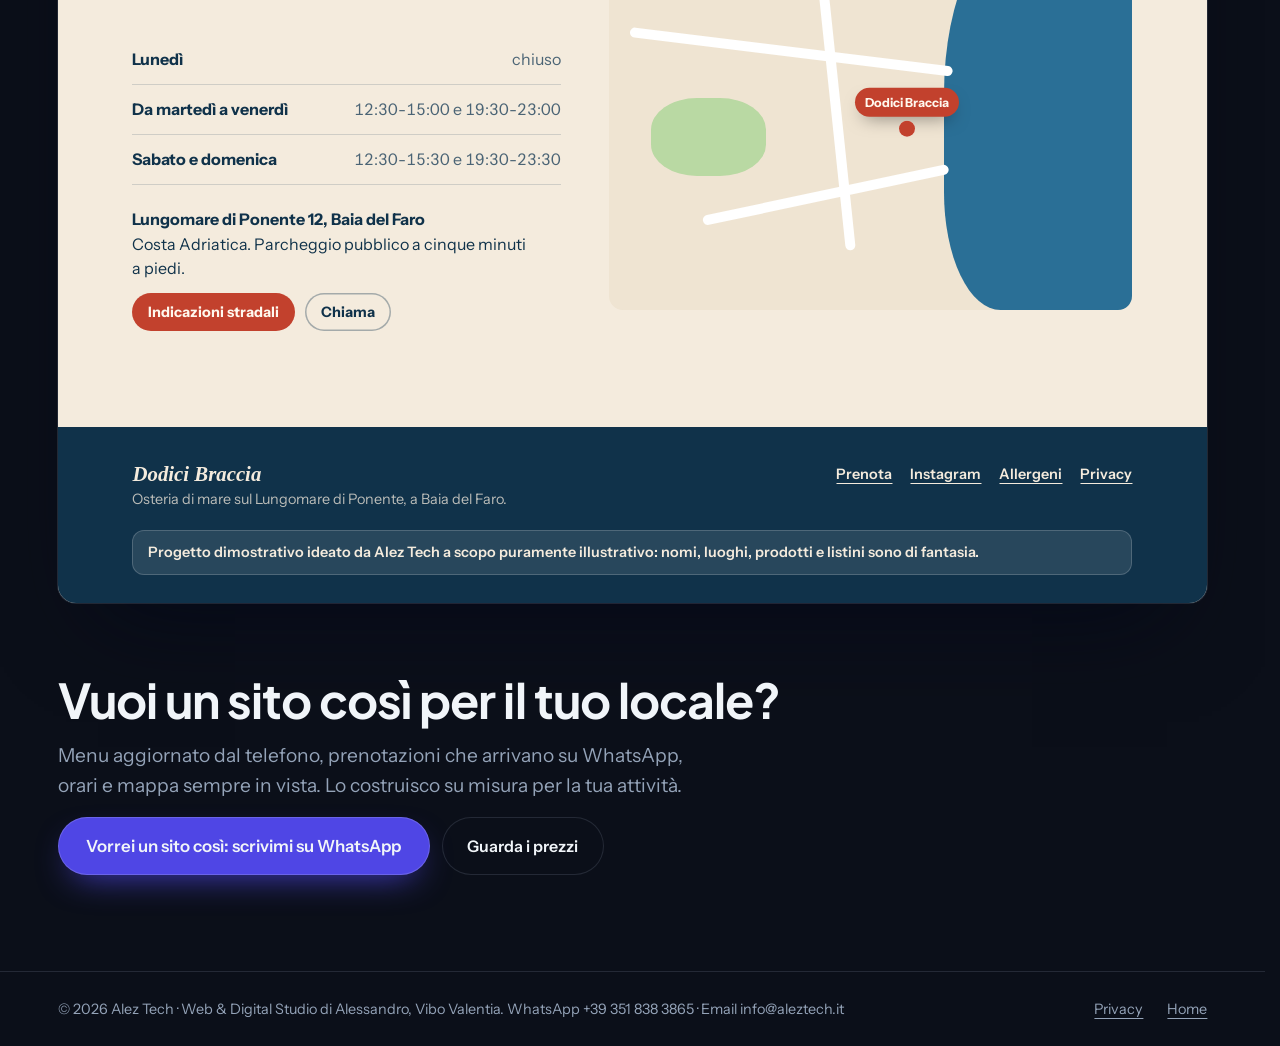
<file: lavori/dodici-braccia/index.html>
<!doctype html>
<html lang="it">
<head>
<meta charset="utf-8">
<meta name="color-scheme" content="dark">
<style>/* sfondo scuro dal primo byte: tra una pagina e l'altra il browser non dipinge mai il bianco */:root{color-scheme:dark}html,body{background:#0B0F19}</style>
<script id="nav">(function (HOME) {
var d = document;
var html = d.documentElement;
var get = function (k) { try { return sessionStorage.getItem(k); } catch (e) { return null; } };
var put = function (k, v) {
try { if (v === null) sessionStorage.removeItem(k); else sessionStorage.setItem(k, v); } catch (e) {  }
};
var read = function () { try { return JSON.parse(get('az-home')); } catch (e) { return null; } };
var to = function (y) { try { window.scrollTo({ top: y, left: 0, behavior: 'instant' }); } catch (e) { window.scrollTo(0, y); } };
var nav = performance.getEntriesByType ? performance.getEntriesByType('navigation')[0] : null;
var type = nav ? nav.type : 'navigate';
var VT = 'CSSViewTransitionRule' in window;
var from = Number(get('az-nav')) || 0;
put('az-nav', null);
if (from && Date.now() - from < 10000) {
var enter = function () {
html.classList.add('az-enter');
setTimeout(function () { html.classList.remove('az-enter'); }, 400);
};
if (!VT) enter();
else if ('onpagereveal' in window) window.addEventListener('pagereveal', function (e) { if (!e.viewTransition) enter(); }, { once: true });
}
window.addEventListener('pageshow', function (e) { if (e.persisted) html.classList.remove('az-leave'); });
var blocks = function () { return d.querySelectorAll('main > *, .work, .site-footer'); };
var boxOf = function (el) {
var p = el.parentNode;
return p && p.classList && p.classList.contains('pin-spacer') ? p : el;
};
if (HOME) {
var savedHomeScrollY = 0;
var save = function () {
savedHomeScrollY = window.scrollY || html.scrollTop;
var list = blocks();
var at = -1;
var off = 0;
for (var i = 0; i < list.length; i++) {
var top = boxOf(list[i]).getBoundingClientRect().top;
if (top <= 0.5) { at = i; off = -top; }
}
var sec = at < 0 ? null : list[at].closest('main > section');
put('az-home', JSON.stringify({ y: savedHomeScrollY, i: at, o: Math.round(off), s: sec ? sec.id : '' }));
};
window.addEventListener('pagehide', save);
var back = get('az-return') === '1';
put('az-return', null);
var pos = read();
if (pos && (back || type === 'back_forward')) {
html.classList.add('az-return');
window.azHomeY = function () {
var el = pos.i >= 0 ? blocks()[pos.i] : null;
if (!el) return pos.y;
return Math.max(0, Math.round(boxOf(el).getBoundingClientRect().top + (window.scrollY || html.scrollTop) + pos.o));
};
window.azBack = function () {
var shots = d.querySelectorAll('.screen img.page');
for (var k = 0; k < shots.length; k++) shots[k].loading = 'eager';
try { to(window.azHomeY()); } finally { html.classList.add('az-at'); }
};
d.addEventListener('DOMContentLoaded', function () { html.classList.add('az-at'); });
}
} else {
var top0 = function () {
if (location.hash) return;
to(0);
html.scrollTop = 0;
if (d.body) d.body.scrollTop = 0;
};
top0();
d.addEventListener('DOMContentLoaded', top0);
window.addEventListener('pageshow', function (e) { if (!e.persisted) top0(); });
}
d.addEventListener('click', function (e) {
if (e.defaultPrevented || e.button !== 0 || e.metaKey || e.ctrlKey || e.shiftKey || e.altKey) return;
var a = e.target.closest ? e.target.closest('a[href]') : null;
if (!a || a.hasAttribute('download') || a.hasAttribute('data-toast') || (a.target && a.target !== '_self')) return;
var url;
try { url = new URL(a.href, location.href); } catch (er) { return; }
if (url.origin !== location.origin || url.protocol !== location.protocol) return;
if (url.pathname === location.pathname && url.search === location.search && url.hash) return;
var dest = url.href;
var again = false;
var logo = HOME ? null : d.querySelector('.logo');
if (logo) {
var home = new URL(logo.href, location.href);
var p = read();
if (p && url.pathname === home.pathname && (!url.hash || (url.hash === '#lavori' && p.s === 'lavori'))) {
again = true;
put('az-return', '1');
url.hash = '';
dest = url.href;
}
}
put('az-nav', String(Date.now()));
if (HOME) save();
if (VT) {
if (again) { e.preventDefault(); location.href = dest; }
return;
}
e.preventDefault();
html.classList.add('az-leave');
setTimeout(function () { location.href = dest; }, 160);
});
})(false);</script>
<meta name="viewport" content="width=device-width, initial-scale=1, viewport-fit=cover">
<title>Dodici Braccia, demo di sito vetrina per un'osteria di mare | Alez Tech</title>
<meta name="description" content="Demo interattiva di Alez Tech: sito vetrina per un'osteria di mare con menu del giorno, prenotazione del tavolo, recensioni di esempio, orari e mappa.">
<meta name="robots" content="noindex, follow">
<meta name="theme-color" content="#0B0F19">
<link rel="icon" href="../../favicon.svg" type="image/svg+xml">
<link rel="preconnect" href="https://fonts.googleapis.com">
<link rel="preconnect" href="https://fonts.gstatic.com" crossorigin>
<link rel="stylesheet" href="https://fonts.googleapis.com/css2?family=Plus+Jakarta+Sans:wght@500..800&family=Instrument+Sans:wght@400..700&display=swap">
<link rel="stylesheet" href="../../styles.css?v=43">
<link rel="stylesheet" href="../lavori.css?v=10">
</head>
<body class="demo-page">
<a class="skip" href="#contenuto">Vai al contenuto</a>
<header class="demo-bar">
  <a class="logo" href="../../" aria-label="Alez Tech, torna alla home"><span class="logo-br">&lt;</span><span class="logo-az">AZ</span><span class="logo-br">&gt;</span><span class="logo-name">Alez Tech</span></a>
  <p class="demo-bar-note">Demo di Alez Tech: nome e attività sono di fantasia</p>
  <a class="btn btn--small btn--ghost demo-bar-back" href="../../#lavori">Tutte le demo</a>
</header>
<div class="tour" data-tour-ui role="status" aria-live="polite" hidden>
  <span class="tour-ic" aria-hidden="true"></span>
  <span class="tour-text"></span>
  <button class="tour-btn" type="button"></button>
  <span class="tour-bar" aria-hidden="true"><i></i></span>
</div>
<main class="demo-main" id="contenuto">
  <div class="d-window">
    <div class="d-urlbar" aria-hidden="true"><span class="dots"><i></i><i></i><i></i></span><span class="d-url"><b>dodicibraccia</b>.aleztech.it</span></div>
    <div class="demo d-faro">
      <nav class="d-nav" aria-label="Dodici Braccia">
        <a class="d-logo" href="#db-home">Dodici Braccia</a>
        <a class="d-nav-link" href="#db-menu">Menu</a>
        <a class="d-nav-link" href="#db-recensioni">Recensioni</a>
        <a class="d-nav-link" href="#db-dove">Dove siamo</a>
        <a class="d-btn d-btn--small" href="#db-prenota">Prenota</a>
      </nav>

      <section class="d-hero" id="db-home" data-tour aria-labelledby="db-titolo">
        <div class="d-wrap d-hero-grid">
          <div class="d-hero-copy">
            <p class="d-kicker">Osteria di mare · Baia del Faro, Costa Adriatica</p>
            <h1 class="d-h1" id="db-titolo">Cucina di mare a picco sull'Adriatico</h1>
            <p class="d-lead">Il pescato del giorno, a due passi dalle onde. Il menu lo aggiorniamo ogni mattina, prezzi compresi.</p>
            <div class="d-hero-actions">
              <a class="d-btn" href="#db-prenota">Prenota un tavolo</a>
              <a class="d-btn d-btn--ghost" href="#db-menu">Guarda il menu</a>
            </div>
            <ul class="d-facts"><li>Aperto a pranzo e a cena</li><li>Terrazza sul mare</li><li>Pesce del giorno</li></ul>
          </div>
          <div class="faro-art" aria-hidden="true"><i class="faro-sky"></i><i class="faro-sun"></i><i class="faro-rock"></i><i class="faro-tower"></i><i class="faro-sea"></i><i class="faro-boat"></i></div>
        </div>
      </section>

      <section class="d-sec" id="db-menu" data-tour aria-labelledby="db-menu-t">
        <div class="d-wrap">
          <div class="d-head">
            <p class="d-kicker">Aggiornato stamattina</p>
            <h2 class="d-h2" id="db-menu-t">Il menu di oggi</h2>
            <p class="d-lead">Cambia con il pescato. Tocca una scheda per vedere i piatti.</p>
          </div>
          <div class="d-tabs" role="tablist" aria-label="Portate" data-tabs>
            <button class="d-tab" role="tab" type="button" id="db-t1" aria-selected="true" aria-controls="db-p1">Crudi</button>
            <button class="d-tab" role="tab" type="button" id="db-t2" aria-selected="false" aria-controls="db-p2" tabindex="-1">Primi</button>
            <button class="d-tab" role="tab" type="button" id="db-t3" aria-selected="false" aria-controls="db-p3" tabindex="-1">Secondi</button>
            <button class="d-tab" role="tab" type="button" id="db-t4" aria-selected="false" aria-controls="db-p4" tabindex="-1">Dolci</button>
          </div>
          <div class="d-panel" role="tabpanel" id="db-p1" aria-labelledby="db-t1">
              <ul class="d-rows">
                <li class="d-row"><b>Crudo di mare</b><em>22 €</em><span>Ostriche, gamberi rossi, scampi e tartare di tonno</span></li>
                <li class="d-row"><b>Tartare di ricciola</b><em>16 €</em><span>Agrumi, finocchietto e olio nuovo</span></li>
                <li class="d-row"><b>Carpaccio di polpo</b><em>13 €</em><span>Patate viola e olio al limone</span></li>
                <li class="d-row"><b>Ricci di mare</b><em>2,50 €</em><span>Al pezzo, quando il mare lo permette</span></li>
              </ul>
          </div>
          <div class="d-panel" role="tabpanel" id="db-p2" aria-labelledby="db-t2" hidden>
              <ul class="d-rows">
                <li class="d-row"><b>Spaghetti ai ricci</b><em>18 €</em><span>Ricci aperti al momento, aglio e prezzemolo</span></li>
                <li class="d-row"><b>Orecchiette con cime di rapa e vongole</b><em>15 €</em><span>Pasta fresca fatta da noi</span></li>
                <li class="d-row"><b>Risotto ai frutti di mare</b><em>17 €</em><span>Cozze, vongole, gamberi e calamari</span></li>
                <li class="d-row"><b>Tubettini cozze e pecorino</b><em>14 €</em><span>La ricetta delle nonne del paese</span></li>
              </ul>
          </div>
          <div class="d-panel" role="tabpanel" id="db-p3" aria-labelledby="db-t3" hidden>
              <ul class="d-rows">
                <li class="d-row"><b>Polpo alla brace</b><em>16 €</em><span>Purè di fave e cicoria ripassata</span></li>
                <li class="d-row"><b>Frittura di paranza</b><em>15 €</em><span>Pesce piccolo del giorno, croccante</span></li>
                <li class="d-row"><b>Pescato al forno</b><em>6 € l'etto</em><span>Al peso, con patate e pomodorini: chiedi in sala</span></li>
                <li class="d-row"><b>Gamberoni alla griglia</b><em>20 €</em><span>Con insalata di finocchi e arance</span></li>
              </ul>
          </div>
          <div class="d-panel" role="tabpanel" id="db-p4" aria-labelledby="db-t4" hidden>
              <ul class="d-rows">
                <li class="d-row"><b>Tiramisù della casa</b><em>6 €</em><span>Savoiardi, mascarpone e caffè della moka</span></li>
                <li class="d-row"><b>Pasticciotto caldo</b><em>5 €</em><span>Crema pasticcera, appena sfornato</span></li>
                <li class="d-row"><b>Sorbetto al limone</b><em>4 €</em><span>Limoni spremuti al momento</span></li>
              </ul>
          </div>
          <p class="d-note d-after">Allergeni: chiedi in sala, li trovi anche sul menu stampato.</p>
        </div>
      </section>

      <section class="d-sec" id="db-prenota" data-tour aria-labelledby="db-pren-t">
        <div class="d-wrap">
          <div class="d-head">
            <p class="d-kicker">Senza telefonare</p>
            <h2 class="d-h2" id="db-pren-t">Prenota un tavolo</h2>
            <p class="d-lead">Scegli giorno, ora e quante persone siete: il messaggio per noi è già pronto.</p>
          </div>
          <div class="d-book" data-booking data-required="giorno,ora">
            <div class="d-fields">
              <fieldset class="d-field">
                <legend>Giorno</legend>
                <div class="d-chips" data-choice="giorno">
                  <button class="d-chip" type="button" data-value="stasera">Stasera</button>
                  <button class="d-chip" type="button" data-value="domani">Domani</button>
                  <button class="d-chip" type="button" data-value="venerdì">Venerdì</button>
                  <button class="d-chip" type="button" data-value="sabato" aria-pressed="true">Sabato</button>
                  <button class="d-chip" type="button" data-value="domenica">Domenica</button>
                </div>
              </fieldset>
              <div class="d-field">
                <span class="d-label" id="db-pers-l">Persone</span>
                <div class="d-stepper" data-stepper="persone" data-min="1" data-max="12" data-value="4" data-unit="persona|persone" role="group" aria-labelledby="db-pers-l">
                  <button class="d-step" type="button" data-step="-1" aria-label="Una persona in meno">−</button>
                  <output aria-live="polite">4</output>
                  <button class="d-step" type="button" data-step="1" aria-label="Una persona in più">+</button>
                </div>
              </div>
              <fieldset class="d-field">
                <legend>Ora</legend>
                <div class="d-chips" data-choice="ora">
                  <button class="d-chip" type="button">19:30</button>
                  <button class="d-chip" type="button" disabled aria-label="20:00, completo">20:00</button>
                  <button class="d-chip" type="button" aria-pressed="true">20:30</button>
                  <button class="d-chip" type="button">21:00</button>
                  <button class="d-chip" type="button">21:30</button>
                </div>
              </fieldset>
              <div class="d-field">
                <label class="d-label" for="db-nome">Nome (facoltativo)</label>
                <input class="d-input" id="db-nome" type="text" autocomplete="off" data-field="nome" data-phrase="Sono {v}." placeholder="Come ti chiami?">
              </div>
            </div>
            <aside class="d-summary" aria-labelledby="db-sum-t">
              <h3 id="db-sum-t">La tua prenotazione</h3>
              <p class="d-sum-text" data-summary aria-live="polite" data-empty="Scegli il giorno e l'ora." data-template="Tavolo per {personeTesto}, {giorno} alle {ora}"></p>
              <button class="d-btn" type="button" data-submit>Invia la richiesta su WhatsApp</button>
              <div class="d-result" data-result hidden>
                <p class="d-msg-to">Ecco il messaggio che arriverebbe al locale:</p>
                <p class="d-msg" data-template="Ciao Dodici Braccia, vorrei prenotare un tavolo per {personeTesto}, {giorno} alle {ora}.{nomeFrase}"></p>
                <p class="d-note">Nella demo non parte nessun messaggio. Sul sito vero si apre WhatsApp con questo testo già scritto.</p>
              </div>
            </aside>
          </div>
        </div>
      </section>

      <section class="d-sec" id="db-recensioni" data-tour aria-labelledby="db-rec-t">
        <div class="d-wrap">
          <div class="d-head">
            <p class="d-kicker">Perché tornano</p>
            <h2 class="d-h2" id="db-rec-t">Mare, terrazza e nessuna sorpresa nel conto</h2>
          </div>
          <ul class="d-strengths">
            <li><b>Pesce del giorno</b><span>Arriva la mattina dalle barche del porto. Quando finisce, finisce.</span></li>
            <li><b>Terrazza sul mare</b><span>Tavoli all'aperto da maggio a settembre, al riparo dal vento.</span></li>
            <li><b>Prenoti in un minuto</b><span>Dal telefono, a qualsiasi ora, senza aspettare che qualcuno risponda.</span></li>
          </ul>
          <ul class="d-reviews">
            <li class="d-review"><span class="d-stars" role="img" aria-label="5 stelle su 5">★★★★★</span><p>Crudo freschissimo, e la terrazza al tramonto vale da sola la serata. Ho prenotato dal telefono in due tocchi.</p><cite>Marta, Bari</cite></li>
            <li class="d-review"><span class="d-stars" role="img" aria-label="5 stelle su 5">★★★★★</span><p>Gli spaghetti ai ricci migliori della vacanza. Il menu sul sito era quello vero del giorno, prezzi compresi.</p><cite>Luca, Milano</cite></li>
            <li class="d-review"><span class="d-stars" role="img" aria-label="5 stelle su 5">★★★★★</span><p>Servizio veloce anche ad agosto. Avevamo già scelto i piatti dal sito prima di arrivare.</p><cite>Giulia, Lecce</cite></li>
          </ul>
          <p class="d-sample">Recensioni di esempio: nel sito vero qui ci sono quelle del locale su Google.</p>
        </div>
      </section>

      <section class="d-sec" id="db-dove" data-tour aria-labelledby="db-dove-t">
        <div class="d-wrap d-info">
          <div>
            <div class="d-head"><p class="d-kicker">Orari e indirizzo</p><h2 class="d-h2" id="db-dove-t">Dove siamo e quando</h2></div>
            <dl class="d-hours">
              <div><dt>Lunedì</dt><dd>chiuso</dd></div>
              <div><dt>Da martedì a venerdì</dt><dd>12:30-15:00 e 19:30-23:00</dd></div>
              <div><dt>Sabato e domenica</dt><dd>12:30-15:30 e 19:30-23:30</dd></div>
            </dl>
            <div class="d-where">
              <p><b>Lungomare di Ponente 12, Baia del Faro</b><br>Costa Adriatica. Parcheggio pubblico a cinque minuti a piedi.</p>
              <div class="d-where-actions">
                <a class="d-btn d-btn--small" href="#db-dove" data-toast="Sul sito vero questo pulsante apre Google Maps con l'indirizzo del locale.">Indicazioni stradali</a>
                <a class="d-btn d-btn--small d-btn--ghost" href="#db-dove" data-toast="Sul sito vero questo pulsante chiama il locale.">Chiama</a>
              </div>
            </div>
          </div>
          <div class="d-map" role="img" aria-label="Mappa disegnata: il locale è sul lungomare, accanto al mare">
            <i class="water" style="right:0;top:0;bottom:0;width:36%;border-radius:45% 0 0 30%"></i>
            <i class="park" style="left:8%;top:46%;width:22%;height:20%"></i>
            <i class="road" style="left:4%;top:28%;width:62%;transform:rotate(7deg)"></i>
            <i class="road" style="left:18%;top:76%;width:48%;transform:rotate(-12deg)"></i>
            <i class="road" style="left:40%;top:4%;width:60%;transform:rotate(84deg)"></i>
            <span class="d-pin" style="left:57%;top:56%"><b>Dodici Braccia</b><i></i></span>
          </div>
        </div>
      </section>

      <footer class="d-foot" data-tour>
        <div class="d-wrap">
          <div class="d-foot-grid">
            <div><a class="d-logo" href="#db-home">Dodici Braccia</a><p>Osteria di mare sul Lungomare di Ponente, a Baia del Faro.</p></div>
            <nav class="d-foot-links" aria-label="Link del locale">
              <a href="#db-prenota">Prenota</a>
              <a href="#db-home" data-toast="Sul sito vero apre il profilo Instagram del locale.">Instagram</a>
              <a href="#db-home" data-toast="Sul sito vero apre la pagina degli allergeni.">Allergeni</a>
              <a href="#db-home" data-toast="Sul sito vero apre l'informativa privacy del locale.">Privacy</a>
            </nav>
          </div>
          <p class="d-foot-note">Progetto dimostrativo ideato da Alez Tech a scopo puramente illustrativo: nomi, luoghi, prodotti e listini sono di fantasia.</p>
        </div>
      </footer>
    </div>
  </div>
  <section class="demo-cta" data-tour aria-labelledby="demo-cta-t">
    <h2 id="demo-cta-t">Vuoi un sito così per il tuo locale?</h2>
    <p>Menu aggiornato dal telefono, prenotazioni che arrivano su WhatsApp, orari e mappa sempre in vista. Lo costruisco su misura per la tua attività.</p>
    <div class="demo-cta-actions">
      <a class="btn btn--primary btn--cta" href="https://wa.me/393518383865?text=Ciao%20Alessandro%2C%20ti%20scrivo%20dal%20sito%20Alez%20Tech%3A%20ho%20provato%20la%20demo%20Dodici%20Braccia%20e%20vorrei%20un%20sito%20vetrina%20cos%C3%AC%20per%20il%20mio%20locale.%20La%20mia%20attivit%C3%A0%20%C3%A8%3A%20" target="_blank" rel="noopener">Vorrei un sito così: scrivimi su WhatsApp</a>
      <a class="btn btn--ghost" href="../../#prezzi">Guarda i prezzi</a>
    </div>
  </section>
</main>
<footer class="site-footer">
  <div class="footer-main"><p>© 2026 Alez Tech · Web &amp; Digital Studio di Alessandro, Vibo Valentia. WhatsApp <a href="https://wa.me/393518383865?text=Ciao%20Alessandro%2C%20ti%20scrivo%20dal%20sito%20Alez%20Tech%3A%20ho%20provato%20la%20demo%20Dodici%20Braccia%20e%20vorrei%20un%20sito%20vetrina%20cos%C3%AC%20per%20il%20mio%20locale.%20La%20mia%20attivit%C3%A0%20%C3%A8%3A%20" target="_blank" rel="noopener">+39&nbsp;351&nbsp;838&nbsp;3865</a> · Email <a href="mailto:info@aleztech.it">info@aleztech.it</a></p></div>
  <p class="footer-links"><a href="../../privacy.html">Privacy</a><a href="../../">Home</a></p>
</footer>
<div class="d-toast" role="status" aria-live="polite" hidden></div>
<script src="../demo.js?v=7" defer></script>
</body>
</html>
</file>
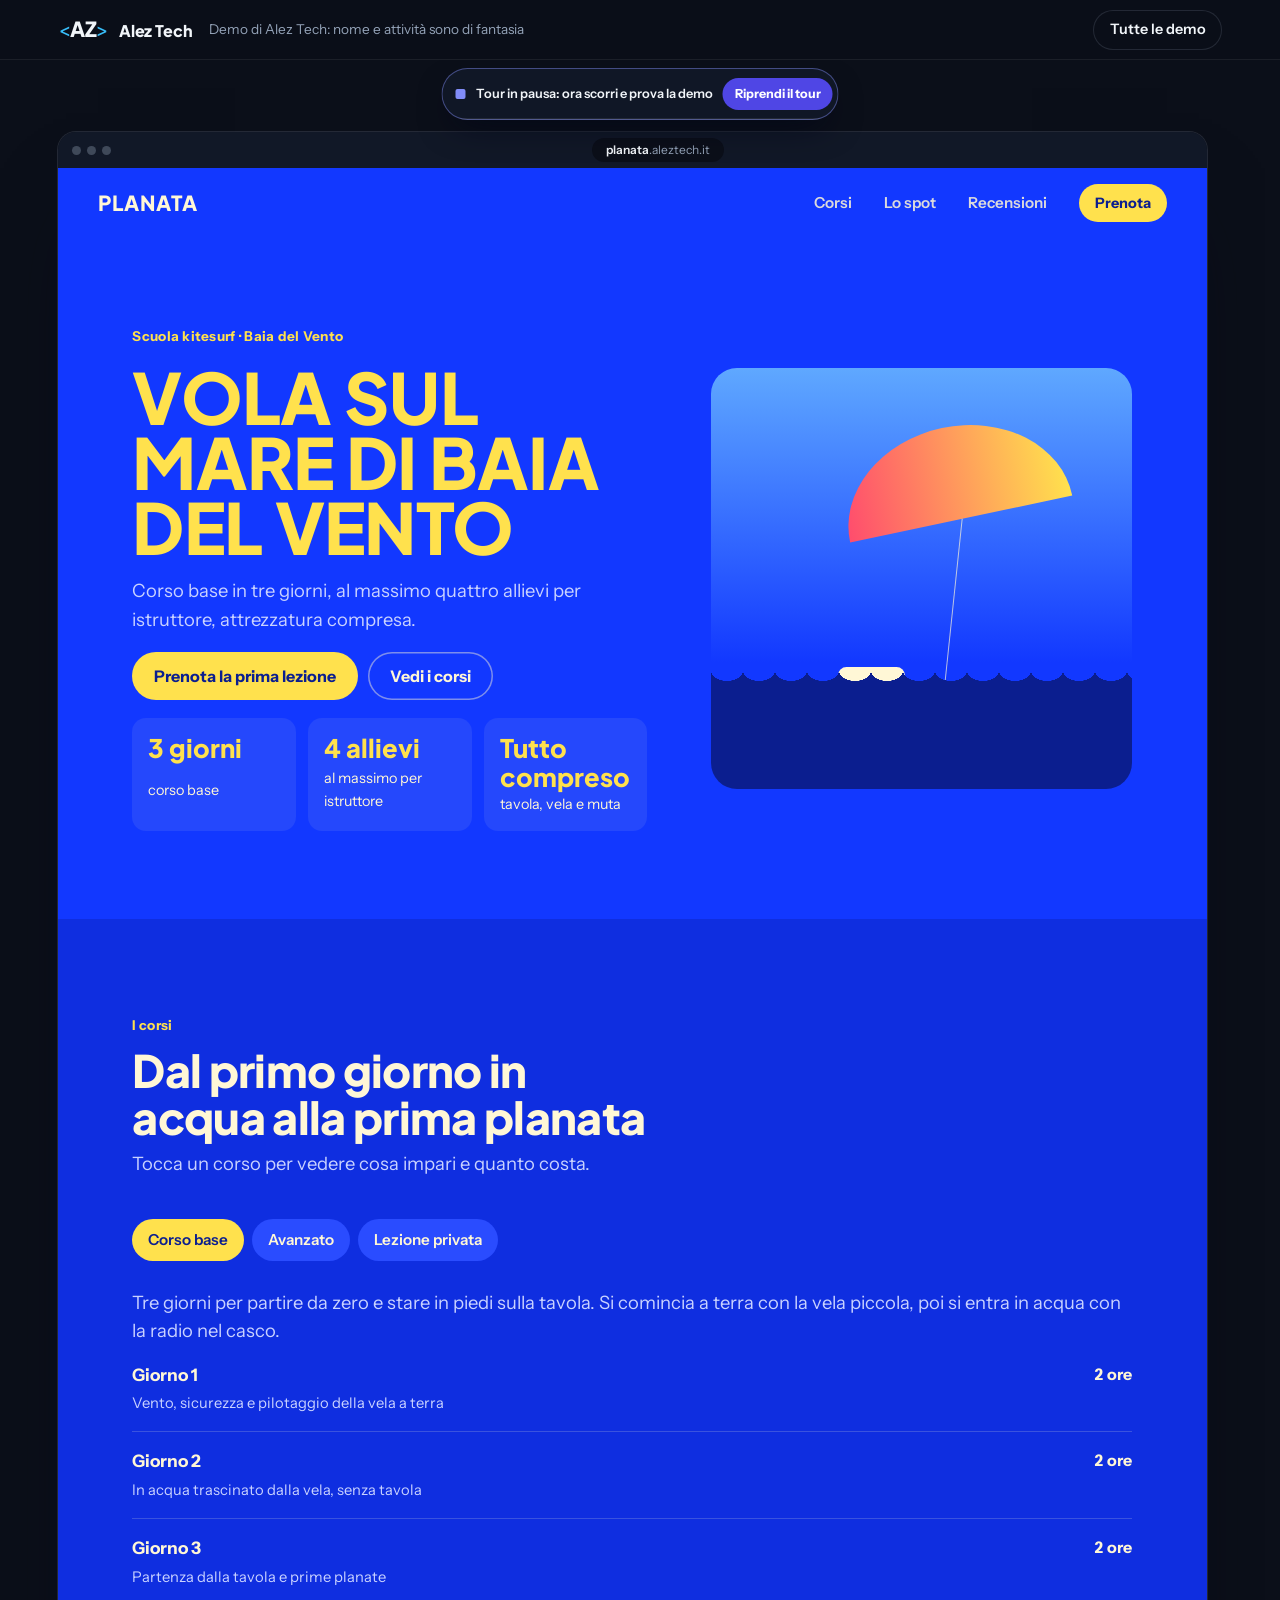
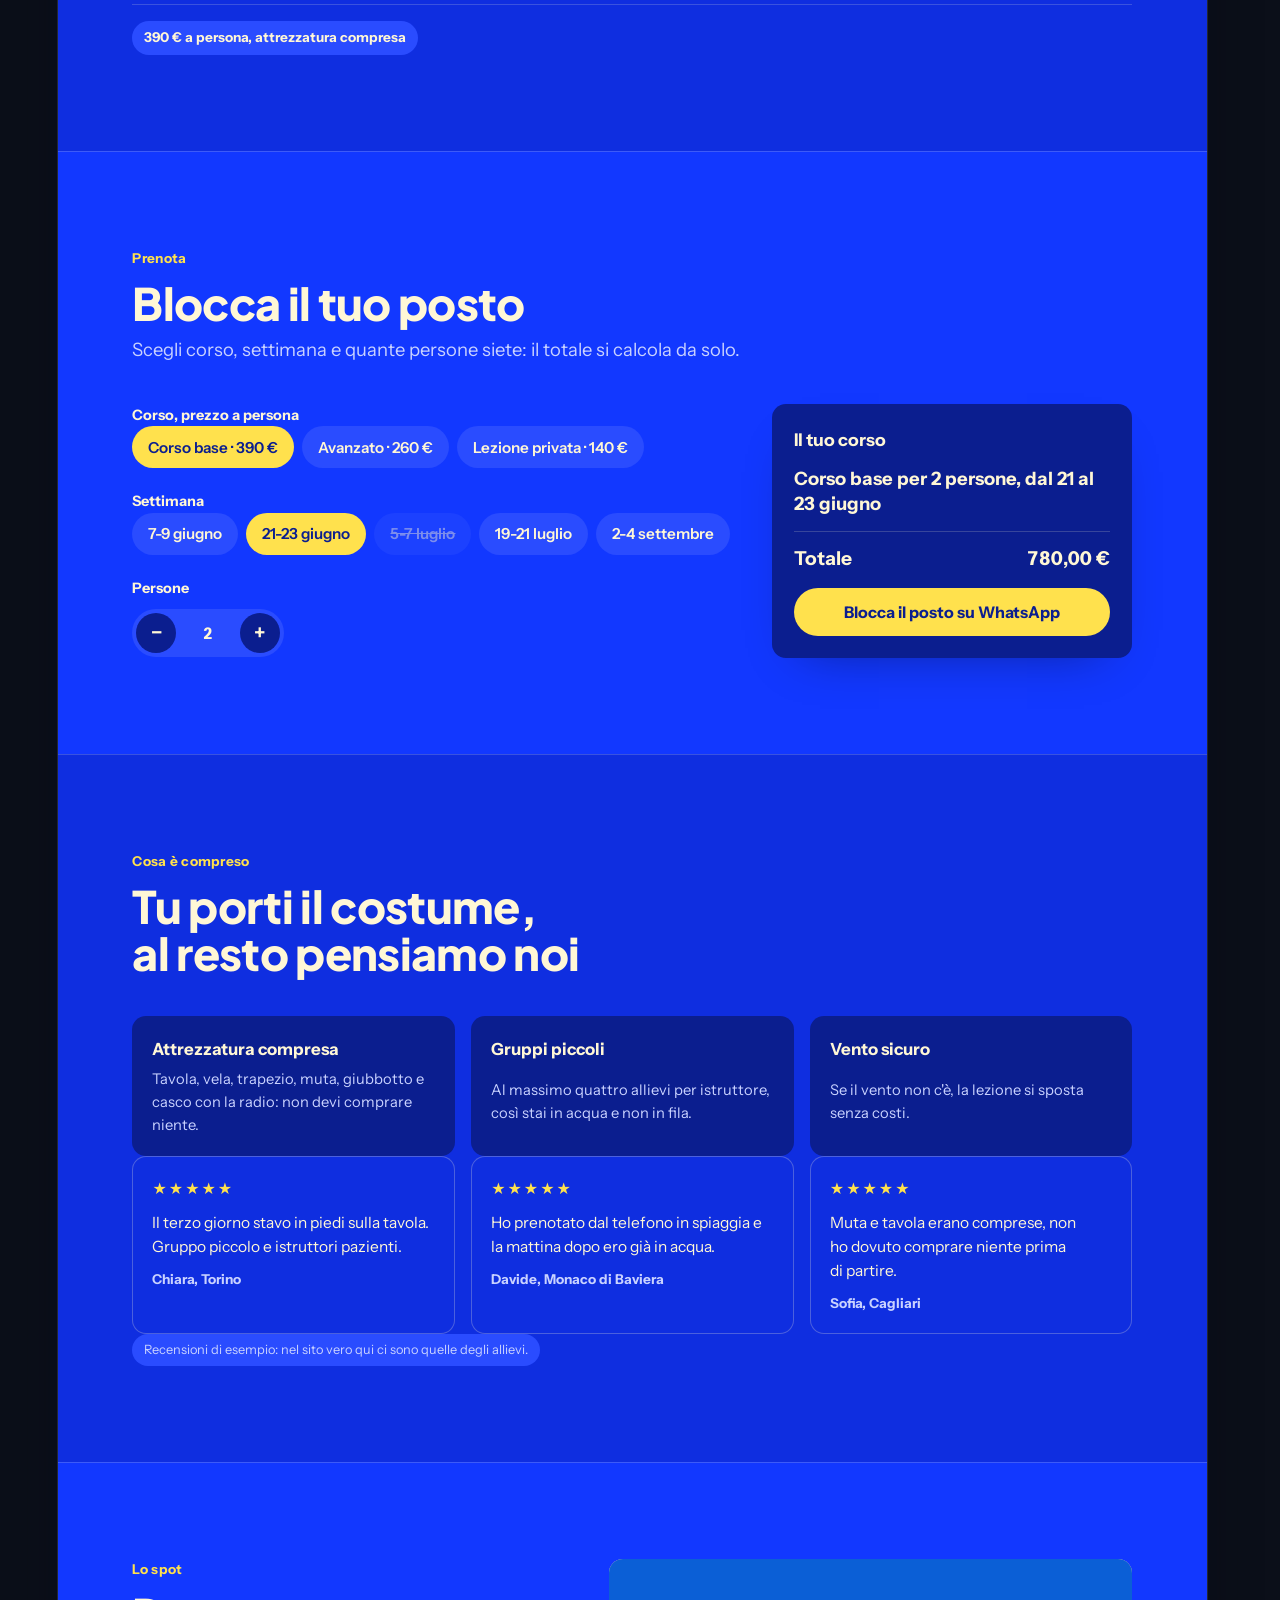
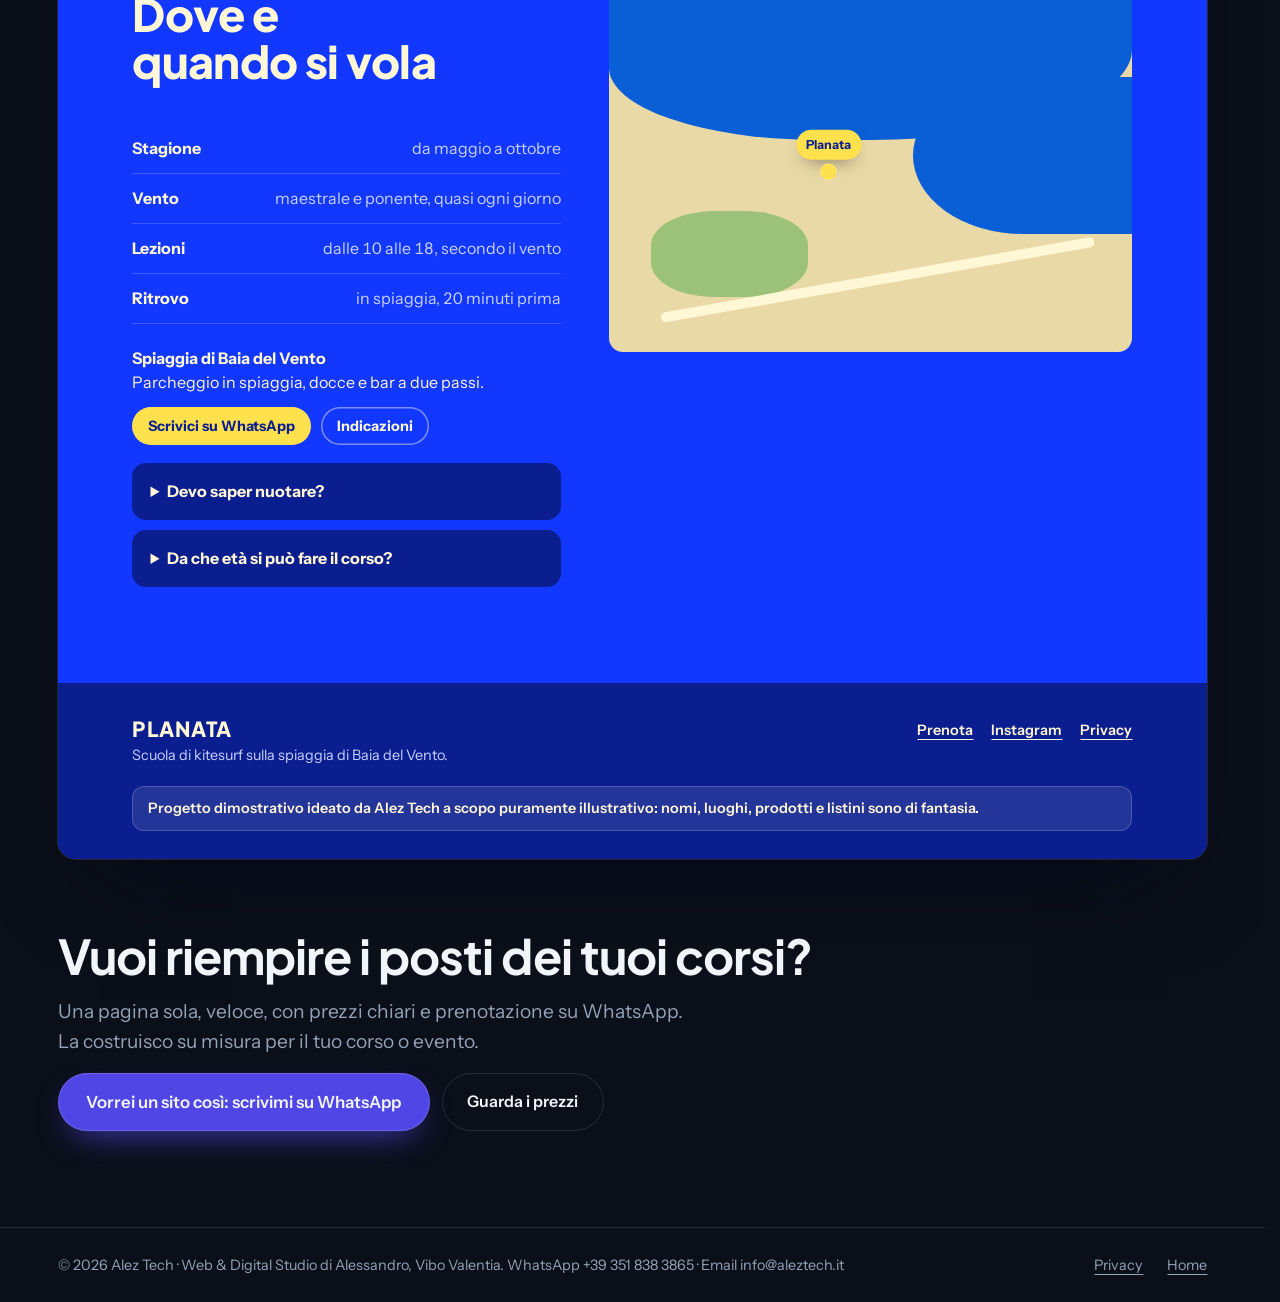
<file: lavori/planata/index.html>
<!doctype html>
<html lang="it">
<head>
<meta charset="utf-8">
<meta name="color-scheme" content="dark">
<style>/* sfondo scuro dal primo byte: tra una pagina e l'altra il browser non dipinge mai il bianco */:root{color-scheme:dark}html,body{background:#0B0F19}</style>
<script id="nav">(function (HOME) {
var d = document;
var html = d.documentElement;
var get = function (k) { try { return sessionStorage.getItem(k); } catch (e) { return null; } };
var put = function (k, v) {
try { if (v === null) sessionStorage.removeItem(k); else sessionStorage.setItem(k, v); } catch (e) {  }
};
var read = function () { try { return JSON.parse(get('az-home')); } catch (e) { return null; } };
var to = function (y) { try { window.scrollTo({ top: y, left: 0, behavior: 'instant' }); } catch (e) { window.scrollTo(0, y); } };
var nav = performance.getEntriesByType ? performance.getEntriesByType('navigation')[0] : null;
var type = nav ? nav.type : 'navigate';
var VT = 'CSSViewTransitionRule' in window;
var from = Number(get('az-nav')) || 0;
put('az-nav', null);
if (from && Date.now() - from < 10000) {
var enter = function () {
html.classList.add('az-enter');
setTimeout(function () { html.classList.remove('az-enter'); }, 400);
};
if (!VT) enter();
else if ('onpagereveal' in window) window.addEventListener('pagereveal', function (e) { if (!e.viewTransition) enter(); }, { once: true });
}
window.addEventListener('pageshow', function (e) { if (e.persisted) html.classList.remove('az-leave'); });
var blocks = function () { return d.querySelectorAll('main > *, .work, .site-footer'); };
var boxOf = function (el) {
var p = el.parentNode;
return p && p.classList && p.classList.contains('pin-spacer') ? p : el;
};
if (HOME) {
var savedHomeScrollY = 0;
var save = function () {
savedHomeScrollY = window.scrollY || html.scrollTop;
var list = blocks();
var at = -1;
var off = 0;
for (var i = 0; i < list.length; i++) {
var top = boxOf(list[i]).getBoundingClientRect().top;
if (top <= 0.5) { at = i; off = -top; }
}
var sec = at < 0 ? null : list[at].closest('main > section');
put('az-home', JSON.stringify({ y: savedHomeScrollY, i: at, o: Math.round(off), s: sec ? sec.id : '' }));
};
window.addEventListener('pagehide', save);
var back = get('az-return') === '1';
put('az-return', null);
var pos = read();
if (pos && (back || type === 'back_forward')) {
html.classList.add('az-return');
window.azHomeY = function () {
var el = pos.i >= 0 ? blocks()[pos.i] : null;
if (!el) return pos.y;
return Math.max(0, Math.round(boxOf(el).getBoundingClientRect().top + (window.scrollY || html.scrollTop) + pos.o));
};
window.azBack = function () {
var shots = d.querySelectorAll('.screen img.page');
for (var k = 0; k < shots.length; k++) shots[k].loading = 'eager';
try { to(window.azHomeY()); } finally { html.classList.add('az-at'); }
};
d.addEventListener('DOMContentLoaded', function () { html.classList.add('az-at'); });
}
} else {
var top0 = function () {
if (location.hash) return;
to(0);
html.scrollTop = 0;
if (d.body) d.body.scrollTop = 0;
};
top0();
d.addEventListener('DOMContentLoaded', top0);
window.addEventListener('pageshow', function (e) { if (!e.persisted) top0(); });
}
d.addEventListener('click', function (e) {
if (e.defaultPrevented || e.button !== 0 || e.metaKey || e.ctrlKey || e.shiftKey || e.altKey) return;
var a = e.target.closest ? e.target.closest('a[href]') : null;
if (!a || a.hasAttribute('download') || a.hasAttribute('data-toast') || (a.target && a.target !== '_self')) return;
var url;
try { url = new URL(a.href, location.href); } catch (er) { return; }
if (url.origin !== location.origin || url.protocol !== location.protocol) return;
if (url.pathname === location.pathname && url.search === location.search && url.hash) return;
var dest = url.href;
var again = false;
var logo = HOME ? null : d.querySelector('.logo');
if (logo) {
var home = new URL(logo.href, location.href);
var p = read();
if (p && url.pathname === home.pathname && (!url.hash || (url.hash === '#lavori' && p.s === 'lavori'))) {
again = true;
put('az-return', '1');
url.hash = '';
dest = url.href;
}
}
put('az-nav', String(Date.now()));
if (HOME) save();
if (VT) {
if (again) { e.preventDefault(); location.href = dest; }
return;
}
e.preventDefault();
html.classList.add('az-leave');
setTimeout(function () { location.href = dest; }, 160);
});
})(false);</script>
<meta name="viewport" content="width=device-width, initial-scale=1, viewport-fit=cover">
<title>Planata, demo di landing page per una scuola di kitesurf | Alez Tech</title>
<meta name="description" content="Demo interattiva di Alez Tech: landing page per una scuola di kitesurf con corsi, prenotazione con totale, recensioni di esempio e informazioni sullo spot.">
<meta name="robots" content="noindex, follow">
<meta name="theme-color" content="#0B0F19">
<link rel="icon" href="../../favicon.svg" type="image/svg+xml">
<link rel="preconnect" href="https://fonts.googleapis.com">
<link rel="preconnect" href="https://fonts.gstatic.com" crossorigin>
<link rel="stylesheet" href="https://fonts.googleapis.com/css2?family=Plus+Jakarta+Sans:wght@500..800&family=Instrument+Sans:wght@400..700&display=swap">
<link rel="stylesheet" href="../../styles.css?v=43">
<link rel="stylesheet" href="../lavori.css?v=10">
</head>
<body class="demo-page">
<a class="skip" href="#contenuto">Vai al contenuto</a>
<header class="demo-bar">
  <a class="logo" href="../../" aria-label="Alez Tech, torna alla home"><span class="logo-br">&lt;</span><span class="logo-az">AZ</span><span class="logo-br">&gt;</span><span class="logo-name">Alez Tech</span></a>
  <p class="demo-bar-note">Demo di Alez Tech: nome e attività sono di fantasia</p>
  <a class="btn btn--small btn--ghost demo-bar-back" href="../../#lavori">Tutte le demo</a>
</header>
<div class="tour" data-tour-ui role="status" aria-live="polite" hidden>
  <span class="tour-ic" aria-hidden="true"></span>
  <span class="tour-text"></span>
  <button class="tour-btn" type="button"></button>
  <span class="tour-bar" aria-hidden="true"><i></i></span>
</div>
<main class="demo-main" id="contenuto">
  <div class="d-window">
    <div class="d-urlbar" aria-hidden="true"><span class="dots"><i></i><i></i><i></i></span><span class="d-url"><b>planata</b>.aleztech.it</span></div>
    <div class="demo d-kite">
      <nav class="d-nav" aria-label="Planata">
        <a class="d-logo" href="#pl-home">Planata</a>
        <a class="d-nav-link" href="#pl-corsi">Corsi</a>
        <a class="d-nav-link" href="#pl-spot">Lo spot</a>
        <a class="d-nav-link" href="#pl-recensioni">Recensioni</a>
        <a class="d-btn d-btn--small" href="#pl-prenota">Prenota</a>
      </nav>

      <section class="d-hero" id="pl-home" data-tour aria-labelledby="pl-titolo">
        <div class="d-wrap d-hero-grid">
          <div class="d-hero-copy">
            <p class="d-kicker">Scuola kitesurf · Baia del Vento</p>
            <h1 class="d-h1" id="pl-titolo">Vola sul mare di Baia del Vento</h1>
            <p class="d-lead">Corso base in tre giorni, al massimo quattro allievi per istruttore, attrezzatura compresa.</p>
            <div class="d-hero-actions">
              <a class="d-btn" href="#pl-prenota">Prenota la prima lezione</a>
              <a class="d-btn d-btn--ghost" href="#pl-corsi">Vedi i corsi</a>
            </div>
            <ul class="kite-strip">
              <li><b>3 giorni</b><span>corso base</span></li>
              <li><b>4 allievi</b><span>al massimo per istruttore</span></li>
              <li><b>Tutto compreso</b><span>tavola, vela e muta</span></li>
            </ul>
          </div>
          <div class="kite-art" aria-hidden="true"><i class="kite"></i><i class="kite-rider"></i><i class="kite-waves"></i></div>
        </div>
      </section>

      <section class="d-sec" id="pl-corsi" data-tour aria-labelledby="pl-corsi-t">
        <div class="d-wrap">
          <div class="d-head">
            <p class="d-kicker">I corsi</p>
            <h2 class="d-h2" id="pl-corsi-t">Dal primo giorno in acqua alla prima planata</h2>
            <p class="d-lead">Tocca un corso per vedere cosa impari e quanto costa.</p>
          </div>
          <div class="d-tabs" role="tablist" aria-label="Corsi" data-tabs>
            <button class="d-tab" role="tab" type="button" id="pl-t1" aria-selected="true" aria-controls="pl-p1">Corso base</button>
            <button class="d-tab" role="tab" type="button" id="pl-t2" aria-selected="false" aria-controls="pl-p2" tabindex="-1">Avanzato</button>
            <button class="d-tab" role="tab" type="button" id="pl-t3" aria-selected="false" aria-controls="pl-p3" tabindex="-1">Lezione privata</button>
          </div>
          <div class="d-panel" role="tabpanel" id="pl-p1" aria-labelledby="pl-t1">
              <p class="d-lead">Tre giorni per partire da zero e stare in piedi sulla tavola. Si comincia a terra con la vela piccola, poi si entra in acqua con la radio nel casco.</p>
              <ul class="d-rows">
                <li class="d-row"><b>Giorno 1</b><em>2 ore</em><span>Vento, sicurezza e pilotaggio della vela a terra</span></li>
                <li class="d-row"><b>Giorno 2</b><em>2 ore</em><span>In acqua trascinato dalla vela, senza tavola</span></li>
                <li class="d-row"><b>Giorno 3</b><em>2 ore</em><span>Partenza dalla tavola e prime planate</span></li>
              </ul>
              <span class="d-meta">390 € a persona, attrezzatura compresa</span>
          </div>
          <div class="d-panel" role="tabpanel" id="pl-p2" aria-labelledby="pl-t2" hidden>
              <p class="d-lead">Per chi sta già in piedi e vuole risalire il vento, cambiare direzione e uscire da solo in sicurezza.</p>
              <ul class="d-rows">
                <li class="d-row"><b>Bolina</b><em>2 ore</em><span>Risalire il vento senza perdere strada</span></li>
                <li class="d-row"><b>Virate</b><em>2 ore</em><span>Cambiare direzione senza fermarsi</span></li>
              </ul>
              <span class="d-meta">260 € a persona, due giorni</span>
          </div>
          <div class="d-panel" role="tabpanel" id="pl-p3" aria-labelledby="pl-t3" hidden>
              <p class="d-lead">Un istruttore solo per te, sul punto in cui ti sei bloccato. Va bene anche per riprendere dopo qualche anno.</p>
              <ul class="d-rows">
                <li class="d-row"><b>Lezione su misura</b><em>2 ore</em><span>Scegli tu l'obiettivo, lui ti segue dalla barca o dalla riva</span></li>
              </ul>
              <span class="d-meta">140 € a persona</span>
          </div>
        </div>
      </section>

      <section class="d-sec" id="pl-prenota" data-tour aria-labelledby="pl-pren-t">
        <div class="d-wrap">
          <div class="d-head">
            <p class="d-kicker">Prenota</p>
            <h2 class="d-h2" id="pl-pren-t">Blocca il tuo posto</h2>
            <p class="d-lead">Scegli corso, settimana e quante persone siete: il totale si calcola da solo.</p>
          </div>
          <div class="d-book" data-booking data-required="corso,settimana" data-price-key="corso" data-qty-key="persone">
            <div class="d-fields">
              <fieldset class="d-field">
                <legend>Corso, prezzo a persona</legend>
                <div class="d-chips" data-choice="corso">
                  <button class="d-chip" type="button" data-value="corso base" data-price="390" aria-pressed="true">Corso base · 390 €</button>
                  <button class="d-chip" type="button" data-value="corso avanzato" data-price="260">Avanzato · 260 €</button>
                  <button class="d-chip" type="button" data-value="lezione privata" data-price="140">Lezione privata · 140 €</button>
                </div>
              </fieldset>
              <fieldset class="d-field">
                <legend>Settimana</legend>
                <div class="d-chips" data-choice="settimana">
                  <button class="d-chip" type="button" data-value="dal 7 al 9 giugno">7-9 giugno</button>
                  <button class="d-chip" type="button" data-value="dal 21 al 23 giugno" aria-pressed="true">21-23 giugno</button>
                  <button class="d-chip" type="button" data-value="dal 5 al 7 luglio" disabled aria-label="5-7 luglio, al completo">5-7 luglio</button>
                  <button class="d-chip" type="button" data-value="dal 19 al 21 luglio">19-21 luglio</button>
                  <button class="d-chip" type="button" data-value="dal 2 al 4 settembre">2-4 settembre</button>
                </div>
              </fieldset>
              <div class="d-field">
                <span class="d-label" id="pl-pers-l">Persone</span>
                <div class="d-stepper" data-stepper="persone" data-min="1" data-max="4" data-value="2" data-unit="persona|persone" role="group" aria-labelledby="pl-pers-l">
                  <button class="d-step" type="button" data-step="-1" aria-label="Una persona in meno">−</button>
                  <output aria-live="polite">2</output>
                  <button class="d-step" type="button" data-step="1" aria-label="Una persona in più">+</button>
                </div>
              </div>
            </div>
            <aside class="d-summary" aria-labelledby="pl-sum-t">
              <h3 id="pl-sum-t">Il tuo corso</h3>
              <p class="d-sum-text" data-summary aria-live="polite" data-empty="Scegli corso e settimana." data-template="{corso} per {personeTesto}, {settimana}"></p>
              <p class="d-total"><span>Totale</span><span data-total>—</span></p>
              <button class="d-btn" type="button" data-submit>Blocca il posto su WhatsApp</button>
              <div class="d-result" data-result hidden>
                <p class="d-msg-to">Ecco il messaggio che arriverebbe alla scuola:</p>
                <p class="d-msg" data-template="Ciao Planata, vorrei prenotare: {corso} per {personeTesto}, {settimana}. Totale {totale}."></p>
                <p class="d-note">Nella demo non parte nessun messaggio. Sul sito vero si apre WhatsApp con questo testo già scritto.</p>
              </div>
            </aside>
          </div>
        </div>
      </section>

      <section class="d-sec" id="pl-recensioni" data-tour aria-labelledby="pl-rec-t">
        <div class="d-wrap">
          <div class="d-head">
            <p class="d-kicker">Cosa è compreso</p>
            <h2 class="d-h2" id="pl-rec-t">Tu porti il costume, al resto pensiamo noi</h2>
          </div>
          <ul class="d-strengths">
            <li><b>Attrezzatura compresa</b><span>Tavola, vela, trapezio, muta, giubbotto e casco con la radio: non devi comprare niente.</span></li>
            <li><b>Gruppi piccoli</b><span>Al massimo quattro allievi per istruttore, così stai in acqua e non in fila.</span></li>
            <li><b>Vento sicuro</b><span>Se il vento non c'è, la lezione si sposta senza costi.</span></li>
          </ul>
          <ul class="d-reviews">
            <li class="d-review"><span class="d-stars" role="img" aria-label="5 stelle su 5">★★★★★</span><p>Il terzo giorno stavo in piedi sulla tavola. Gruppo piccolo e istruttori pazienti.</p><cite>Chiara, Torino</cite></li>
            <li class="d-review"><span class="d-stars" role="img" aria-label="5 stelle su 5">★★★★★</span><p>Ho prenotato dal telefono in spiaggia e la mattina dopo ero già in acqua.</p><cite>Davide, Monaco di Baviera</cite></li>
            <li class="d-review"><span class="d-stars" role="img" aria-label="5 stelle su 5">★★★★★</span><p>Muta e tavola erano comprese, non ho dovuto comprare niente prima di partire.</p><cite>Sofia, Cagliari</cite></li>
          </ul>
          <p class="d-sample">Recensioni di esempio: nel sito vero qui ci sono quelle degli allievi.</p>
        </div>
      </section>

      <section class="d-sec" id="pl-spot" data-tour aria-labelledby="pl-spot-t">
        <div class="d-wrap d-info">
          <div>
            <div class="d-head"><p class="d-kicker">Lo spot</p><h2 class="d-h2" id="pl-spot-t">Dove e quando si vola</h2></div>
            <dl class="d-hours">
              <div><dt>Stagione</dt><dd>da maggio a ottobre</dd></div>
              <div><dt>Vento</dt><dd>maestrale e ponente, quasi ogni giorno</dd></div>
              <div><dt>Lezioni</dt><dd>dalle 10 alle 18, secondo il vento</dd></div>
              <div><dt>Ritrovo</dt><dd>in spiaggia, 20 minuti prima</dd></div>
            </dl>
            <div class="d-where">
              <p><b>Spiaggia di Baia del Vento</b><br>Parcheggio in spiaggia, docce e bar a due passi.</p>
              <div class="d-where-actions">
                <a class="d-btn d-btn--small" href="#pl-spot" data-toast="Sul sito vero questo pulsante apre WhatsApp per scrivere alla scuola.">Scrivici su WhatsApp</a>
                <a class="d-btn d-btn--small d-btn--ghost" href="#pl-spot" data-toast="Sul sito vero questo pulsante apre Google Maps sulla spiaggia.">Indicazioni</a>
              </div>
            </div>
            <div class="d-faq d-after">
              <details><summary>Devo saper nuotare?</summary><p>Sì, almeno restare a galla tranquillo. In acqua hai sempre muta e giubbotto.</p></details>
              <details><summary>Da che età si può fare il corso?</summary><p>Dai 12 anni, con un genitore che firma per i minorenni.</p></details>
            </div>
          </div>
          <div class="d-map" role="img" aria-label="Mappa disegnata: la scuola è sulla spiaggia, tra due baie">
            <i class="water" style="left:0;right:0;top:0;height:46%;border-radius:0 0 50% 40%"></i>
            <i class="water" style="left:58%;top:30%;width:42%;height:40%;border-radius:50% 0 0 50%"></i>
            <i class="park" style="left:8%;top:64%;width:30%;height:22%"></i>
            <i class="road" style="left:10%;top:90%;width:84%;transform:rotate(-10deg)"></i>
            <span class="d-pin" style="left:42%;top:56%"><b>Planata</b><i></i></span>
          </div>
        </div>
      </section>

      <footer class="d-foot" data-tour>
        <div class="d-wrap">
          <div class="d-foot-grid">
            <div><a class="d-logo" href="#pl-home">Planata</a><p>Scuola di kitesurf sulla spiaggia di Baia del Vento.</p></div>
            <nav class="d-foot-links" aria-label="Link della scuola">
              <a href="#pl-prenota">Prenota</a>
              <a href="#pl-home" data-toast="Sul sito vero apre il profilo Instagram della scuola.">Instagram</a>
              <a href="#pl-home" data-toast="Sul sito vero apre l'informativa privacy della scuola.">Privacy</a>
            </nav>
          </div>
          <p class="d-foot-note">Progetto dimostrativo ideato da Alez Tech a scopo puramente illustrativo: nomi, luoghi, prodotti e listini sono di fantasia.</p>
        </div>
      </footer>
    </div>
  </div>
  <section class="demo-cta" data-tour aria-labelledby="demo-cta-t">
    <h2 id="demo-cta-t">Vuoi riempire i posti dei tuoi corsi?</h2>
    <p>Una pagina sola, veloce, con prezzi chiari e prenotazione su WhatsApp. La costruisco su misura per il tuo corso o evento.</p>
    <div class="demo-cta-actions">
      <a class="btn btn--primary btn--cta" href="https://wa.me/393518383865?text=Ciao%20Alessandro%2C%20ti%20scrivo%20dal%20sito%20Alez%20Tech%3A%20ho%20provato%20la%20demo%20Planata%20e%20vorrei%20una%20landing%20page%20cos%C3%AC%20per%20i%20miei%20corsi.%20La%20mia%20attivit%C3%A0%20%C3%A8%3A%20" target="_blank" rel="noopener">Vorrei un sito così: scrivimi su WhatsApp</a>
      <a class="btn btn--ghost" href="../../#prezzi">Guarda i prezzi</a>
    </div>
  </section>
</main>
<footer class="site-footer">
  <div class="footer-main"><p>© 2026 Alez Tech · Web &amp; Digital Studio di Alessandro, Vibo Valentia. WhatsApp <a href="https://wa.me/393518383865?text=Ciao%20Alessandro%2C%20ti%20scrivo%20dal%20sito%20Alez%20Tech%3A%20ho%20provato%20la%20demo%20Planata%20e%20vorrei%20una%20landing%20page%20cos%C3%AC%20per%20i%20miei%20corsi.%20La%20mia%20attivit%C3%A0%20%C3%A8%3A%20" target="_blank" rel="noopener">+39&nbsp;351&nbsp;838&nbsp;3865</a> · Email <a href="mailto:info@aleztech.it">info@aleztech.it</a></p></div>
  <p class="footer-links"><a href="../../privacy.html">Privacy</a><a href="../../">Home</a></p>
</footer>
<div class="d-toast" role="status" aria-live="polite" hidden></div>
<script src="../demo.js?v=7" defer></script>
</body>
</html>
</file>
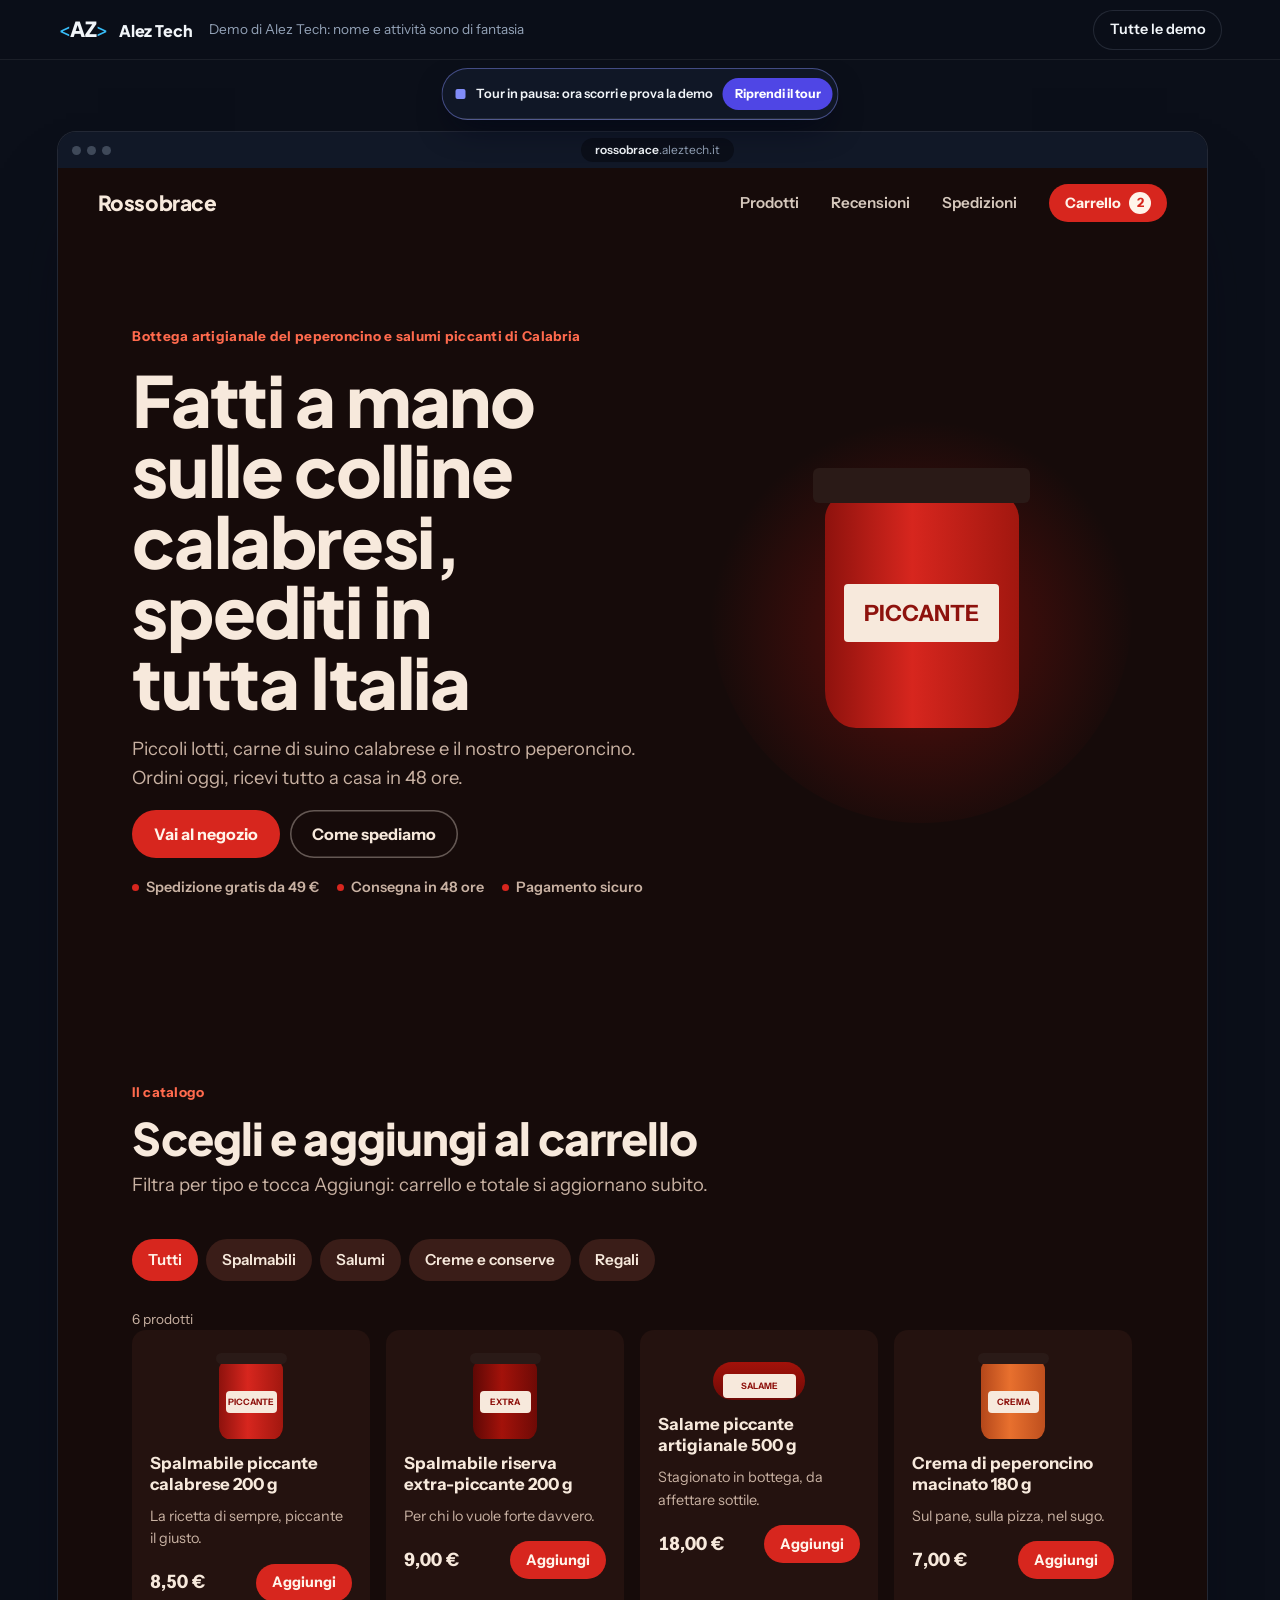
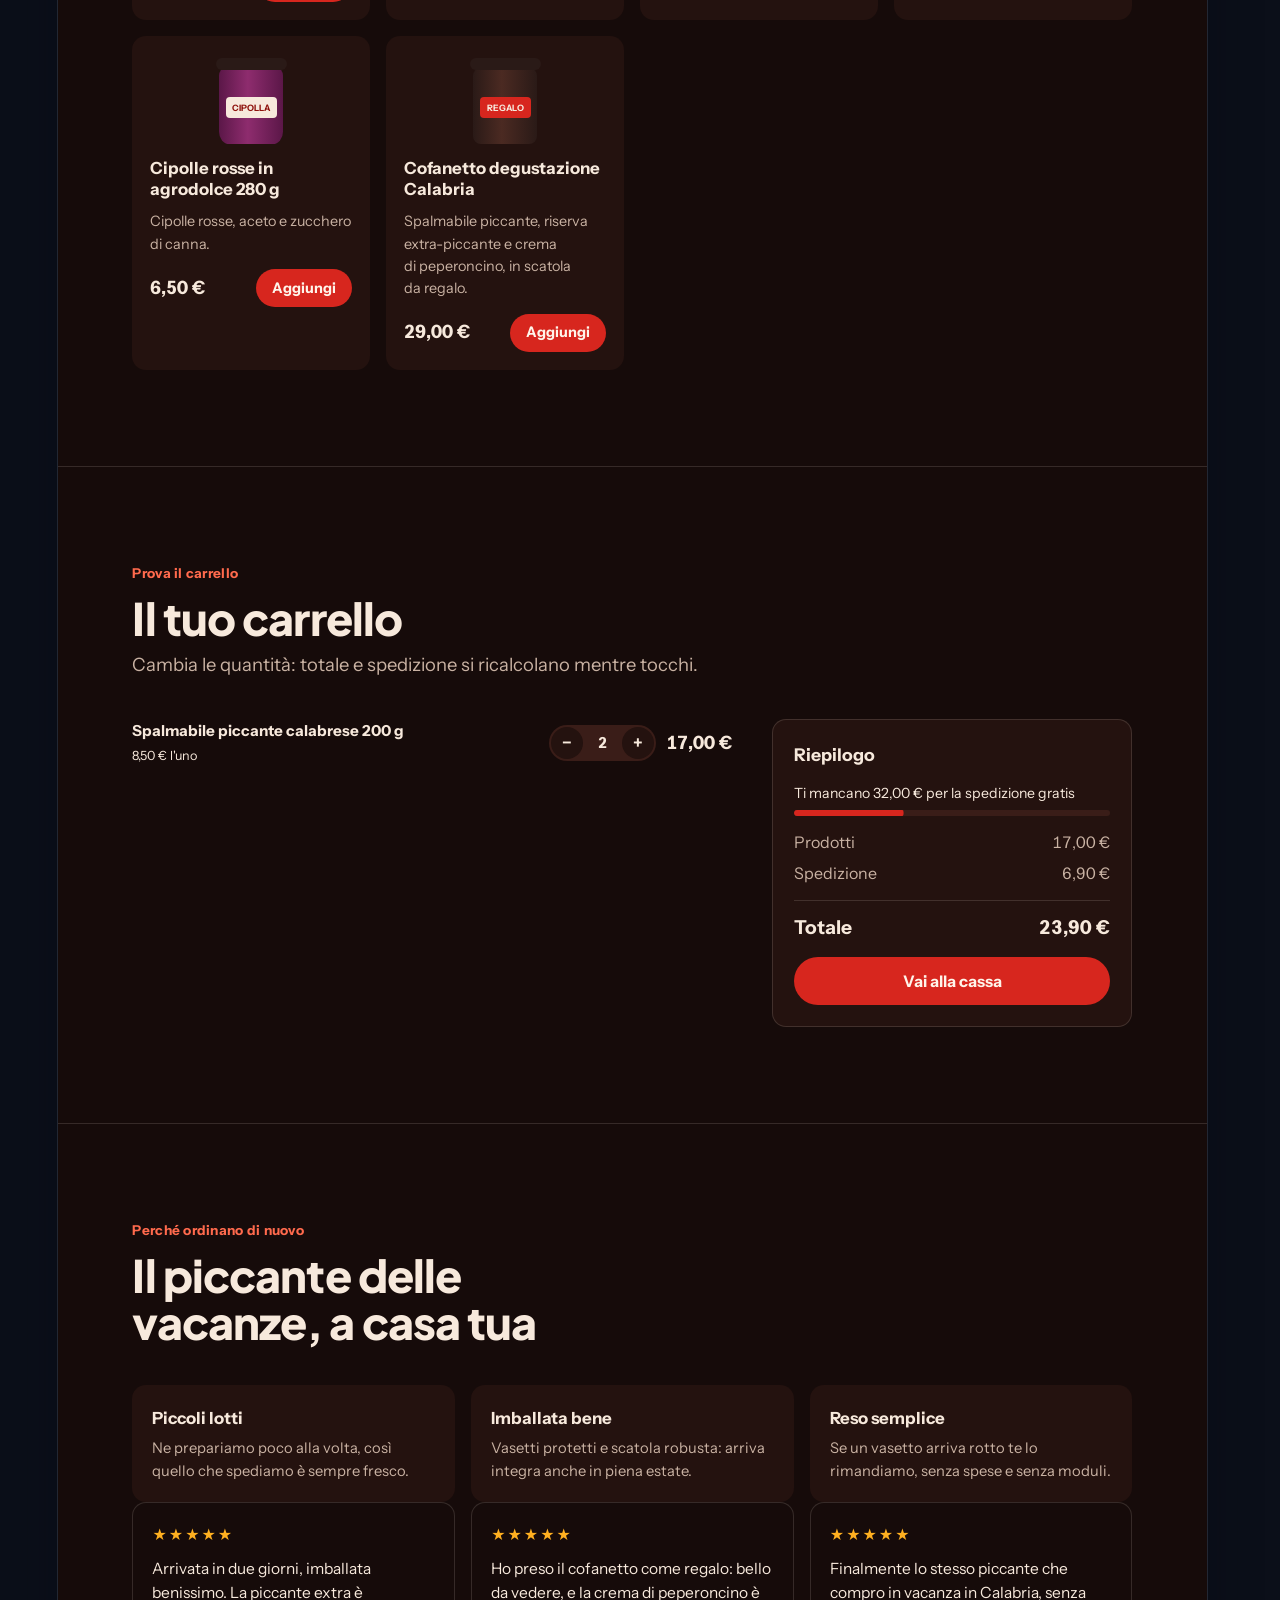
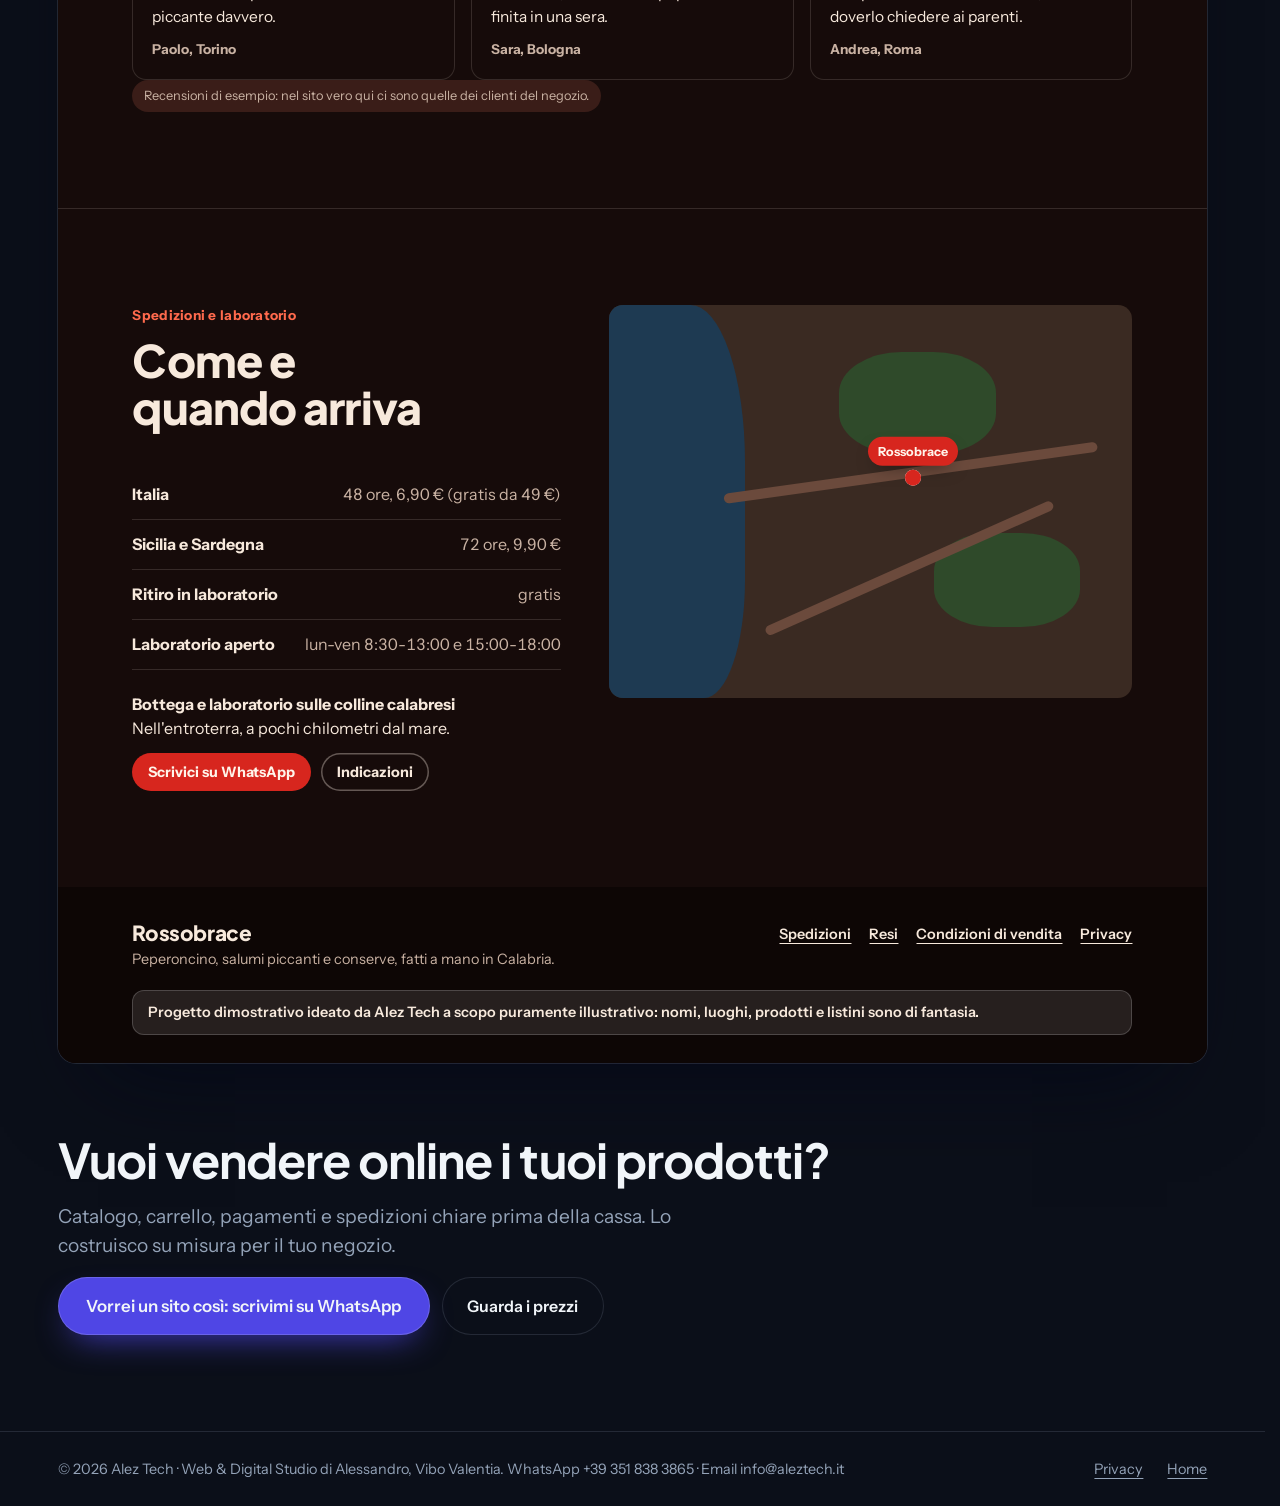
<file: lavori/rossobrace/index.html>
<!doctype html>
<html lang="it">
<head>
<meta charset="utf-8">
<meta name="color-scheme" content="dark">
<style>/* sfondo scuro dal primo byte: tra una pagina e l'altra il browser non dipinge mai il bianco */:root{color-scheme:dark}html,body{background:#0B0F19}</style>
<script id="nav">(function (HOME) {
var d = document;
var html = d.documentElement;
var get = function (k) { try { return sessionStorage.getItem(k); } catch (e) { return null; } };
var put = function (k, v) {
try { if (v === null) sessionStorage.removeItem(k); else sessionStorage.setItem(k, v); } catch (e) {  }
};
var read = function () { try { return JSON.parse(get('az-home')); } catch (e) { return null; } };
var to = function (y) { try { window.scrollTo({ top: y, left: 0, behavior: 'instant' }); } catch (e) { window.scrollTo(0, y); } };
var nav = performance.getEntriesByType ? performance.getEntriesByType('navigation')[0] : null;
var type = nav ? nav.type : 'navigate';
var VT = 'CSSViewTransitionRule' in window;
var from = Number(get('az-nav')) || 0;
put('az-nav', null);
if (from && Date.now() - from < 10000) {
var enter = function () {
html.classList.add('az-enter');
setTimeout(function () { html.classList.remove('az-enter'); }, 400);
};
if (!VT) enter();
else if ('onpagereveal' in window) window.addEventListener('pagereveal', function (e) { if (!e.viewTransition) enter(); }, { once: true });
}
window.addEventListener('pageshow', function (e) { if (e.persisted) html.classList.remove('az-leave'); });
var blocks = function () { return d.querySelectorAll('main > *, .work, .site-footer'); };
var boxOf = function (el) {
var p = el.parentNode;
return p && p.classList && p.classList.contains('pin-spacer') ? p : el;
};
if (HOME) {
var savedHomeScrollY = 0;
var save = function () {
savedHomeScrollY = window.scrollY || html.scrollTop;
var list = blocks();
var at = -1;
var off = 0;
for (var i = 0; i < list.length; i++) {
var top = boxOf(list[i]).getBoundingClientRect().top;
if (top <= 0.5) { at = i; off = -top; }
}
var sec = at < 0 ? null : list[at].closest('main > section');
put('az-home', JSON.stringify({ y: savedHomeScrollY, i: at, o: Math.round(off), s: sec ? sec.id : '' }));
};
window.addEventListener('pagehide', save);
var back = get('az-return') === '1';
put('az-return', null);
var pos = read();
if (pos && (back || type === 'back_forward')) {
html.classList.add('az-return');
window.azHomeY = function () {
var el = pos.i >= 0 ? blocks()[pos.i] : null;
if (!el) return pos.y;
return Math.max(0, Math.round(boxOf(el).getBoundingClientRect().top + (window.scrollY || html.scrollTop) + pos.o));
};
window.azBack = function () {
var shots = d.querySelectorAll('.screen img.page');
for (var k = 0; k < shots.length; k++) shots[k].loading = 'eager';
try { to(window.azHomeY()); } finally { html.classList.add('az-at'); }
};
d.addEventListener('DOMContentLoaded', function () { html.classList.add('az-at'); });
}
} else {
var top0 = function () {
if (location.hash) return;
to(0);
html.scrollTop = 0;
if (d.body) d.body.scrollTop = 0;
};
top0();
d.addEventListener('DOMContentLoaded', top0);
window.addEventListener('pageshow', function (e) { if (!e.persisted) top0(); });
}
d.addEventListener('click', function (e) {
if (e.defaultPrevented || e.button !== 0 || e.metaKey || e.ctrlKey || e.shiftKey || e.altKey) return;
var a = e.target.closest ? e.target.closest('a[href]') : null;
if (!a || a.hasAttribute('download') || a.hasAttribute('data-toast') || (a.target && a.target !== '_self')) return;
var url;
try { url = new URL(a.href, location.href); } catch (er) { return; }
if (url.origin !== location.origin || url.protocol !== location.protocol) return;
if (url.pathname === location.pathname && url.search === location.search && url.hash) return;
var dest = url.href;
var again = false;
var logo = HOME ? null : d.querySelector('.logo');
if (logo) {
var home = new URL(logo.href, location.href);
var p = read();
if (p && url.pathname === home.pathname && (!url.hash || (url.hash === '#lavori' && p.s === 'lavori'))) {
again = true;
put('az-return', '1');
url.hash = '';
dest = url.href;
}
}
put('az-nav', String(Date.now()));
if (HOME) save();
if (VT) {
if (again) { e.preventDefault(); location.href = dest; }
return;
}
e.preventDefault();
html.classList.add('az-leave');
setTimeout(function () { location.href = dest; }, 160);
});
})(false);</script>
<meta name="viewport" content="width=device-width, initial-scale=1, viewport-fit=cover">
<title>Rossobrace, demo di negozio online di prodotti piccanti calabresi | Alez Tech</title>
<meta name="description" content="Demo interattiva di Alez Tech: negozio online di prodotti piccanti calabresi con catalogo filtrabile, carrello con totale e spedizione, recensioni di esempio e informazioni sulle spedizioni.">
<meta name="robots" content="noindex, follow">
<meta name="theme-color" content="#0B0F19">
<link rel="icon" href="../../favicon.svg" type="image/svg+xml">
<link rel="preconnect" href="https://fonts.googleapis.com">
<link rel="preconnect" href="https://fonts.gstatic.com" crossorigin>
<link rel="stylesheet" href="https://fonts.googleapis.com/css2?family=Plus+Jakarta+Sans:wght@500..800&family=Instrument+Sans:wght@400..700&display=swap">
<link rel="stylesheet" href="../../styles.css?v=43">
<link rel="stylesheet" href="../lavori.css?v=10">
</head>
<body class="demo-page">
<a class="skip" href="#contenuto">Vai al contenuto</a>
<header class="demo-bar">
  <a class="logo" href="../../" aria-label="Alez Tech, torna alla home"><span class="logo-br">&lt;</span><span class="logo-az">AZ</span><span class="logo-br">&gt;</span><span class="logo-name">Alez Tech</span></a>
  <p class="demo-bar-note">Demo di Alez Tech: nome e attività sono di fantasia</p>
  <a class="btn btn--small btn--ghost demo-bar-back" href="../../#lavori">Tutte le demo</a>
</header>
<div class="tour" data-tour-ui role="status" aria-live="polite" hidden>
  <span class="tour-ic" aria-hidden="true"></span>
  <span class="tour-text"></span>
  <button class="tour-btn" type="button"></button>
  <span class="tour-bar" aria-hidden="true"><i></i></span>
</div>
<main class="demo-main" id="contenuto">
  <div class="d-window">
    <div class="d-urlbar" aria-hidden="true"><span class="dots"><i></i><i></i><i></i></span><span class="d-url"><b>rossobrace</b>.aleztech.it</span></div>
    <div class="demo d-brace">
      <nav class="d-nav" aria-label="Rossobrace">
        <a class="d-logo" href="#rb-home">Rossobrace</a>
        <a class="d-nav-link" href="#rb-prodotti">Prodotti</a>
        <a class="d-nav-link" href="#rb-recensioni">Recensioni</a>
        <a class="d-nav-link" href="#rb-spedizioni">Spedizioni</a>
        <a class="d-btn d-btn--small d-cart-btn" href="#rb-carrello">Carrello <em data-cart-count>0</em></a>
      </nav>

      <section class="d-hero" id="rb-home" data-tour aria-labelledby="rb-titolo">
        <div class="d-wrap d-hero-grid">
          <div class="d-hero-copy">
            <p class="d-kicker">Bottega artigianale del peperoncino e salumi piccanti di Calabria</p>
            <h1 class="d-h1" id="rb-titolo">Fatti a mano sulle colline calabresi, spediti in tutta Italia</h1>
            <p class="d-lead">Piccoli lotti, carne di suino calabrese e il nostro peperoncino. Ordini oggi, ricevi tutto a casa in 48 ore.</p>
            <div class="d-hero-actions">
              <a class="d-btn" href="#rb-prodotti">Vai al negozio</a>
              <a class="d-btn d-btn--ghost" href="#rb-spedizioni">Come spediamo</a>
            </div>
            <ul class="d-facts"><li>Spedizione gratis da 49 €</li><li>Consegna in 48 ore</li><li>Pagamento sicuro</li></ul>
          </div>
          <div class="brace-art" aria-hidden="true"><div class="jar"><span>PICCANTE</span></div></div>
        </div>
      </section>

      <section class="d-sec" id="rb-prodotti" data-tour aria-labelledby="rb-prod-t">
        <div class="d-wrap">
          <div class="d-head">
            <p class="d-kicker">Il catalogo</p>
            <h2 class="d-h2" id="rb-prod-t">Scegli e aggiungi al carrello</h2>
            <p class="d-lead">Filtra per tipo e tocca Aggiungi: carrello e totale si aggiornano subito.</p>
          </div>
          <div class="d-tabs" data-filters="#rb-prodotti [data-product]" role="group" aria-label="Filtra i prodotti">
            <button class="d-chip" type="button" data-filter="tutti" aria-pressed="true">Tutti</button>
            <button class="d-chip" type="button" data-filter="spalmabili" aria-pressed="false">Spalmabili</button>
            <button class="d-chip" type="button" data-filter="salumi" aria-pressed="false">Salumi</button>
            <button class="d-chip" type="button" data-filter="creme" aria-pressed="false">Creme e conserve</button>
            <button class="d-chip" type="button" data-filter="regali" aria-pressed="false">Regali</button>
          </div>
          <p class="d-note d-count" aria-live="polite" data-filter-count>6 prodotti</p>
          <ul class="d-grid">
            <li class="d-card" data-product="classica" data-name="Spalmabile piccante calabrese 200 g" data-price="8.5" data-cat="spalmabili" data-start="2">
              <div class="jar " aria-hidden="true"><span>PICCANTE</span></div>
              <h3>Spalmabile piccante calabrese 200 g</h3>
              <p>La ricetta di sempre, piccante il giusto.</p>
              <div class="d-card-foot"><span class="d-price">8,50&nbsp;€</span><button class="d-btn d-btn--small" type="button" data-add aria-label="Aggiungi Spalmabile piccante calabrese 200 g al carrello">Aggiungi</button></div>
            </li>
            <li class="d-card" data-product="extra" data-name="Spalmabile riserva extra-piccante 200 g" data-price="9.0" data-cat="spalmabili">
              <div class="jar jar--hot" aria-hidden="true"><span>EXTRA</span></div>
              <h3>Spalmabile riserva extra-piccante 200 g</h3>
              <p>Per chi lo vuole forte davvero.</p>
              <div class="d-card-foot"><span class="d-price">9,00&nbsp;€</span><button class="d-btn d-btn--small" type="button" data-add aria-label="Aggiungi Spalmabile riserva extra-piccante 200 g al carrello">Aggiungi</button></div>
            </li>
            <li class="d-card" data-product="salame" data-name="Salame piccante artigianale 500 g" data-price="18.0" data-cat="salumi">
              <div class="jar jar--log" aria-hidden="true"><span>SALAME</span></div>
              <h3>Salame piccante artigianale 500 g</h3>
              <p>Stagionato in bottega, da affettare sottile.</p>
              <div class="d-card-foot"><span class="d-price">18,00&nbsp;€</span><button class="d-btn d-btn--small" type="button" data-add aria-label="Aggiungi Salame piccante artigianale 500 g al carrello">Aggiungi</button></div>
            </li>
            <li class="d-card" data-product="crema" data-name="Crema di peperoncino macinato 180 g" data-price="7.0" data-cat="creme">
              <div class="jar jar--cream" aria-hidden="true"><span>CREMA</span></div>
              <h3>Crema di peperoncino macinato 180 g</h3>
              <p>Sul pane, sulla pizza, nel sugo.</p>
              <div class="d-card-foot"><span class="d-price">7,00&nbsp;€</span><button class="d-btn d-btn--small" type="button" data-add aria-label="Aggiungi Crema di peperoncino macinato 180 g al carrello">Aggiungi</button></div>
            </li>
            <li class="d-card" data-product="cipolla" data-name="Cipolle rosse in agrodolce 280 g" data-price="6.5" data-cat="creme">
              <div class="jar jar--onion" aria-hidden="true"><span>CIPOLLA</span></div>
              <h3>Cipolle rosse in agrodolce 280 g</h3>
              <p>Cipolle rosse, aceto e zucchero di canna.</p>
              <div class="d-card-foot"><span class="d-price">6,50&nbsp;€</span><button class="d-btn d-btn--small" type="button" data-add aria-label="Aggiungi Cipolle rosse in agrodolce 280 g al carrello">Aggiungi</button></div>
            </li>
            <li class="d-card" data-product="cofanetto" data-name="Cofanetto degustazione Calabria" data-price="29.0" data-cat="regali">
              <div class="jar jar--box" aria-hidden="true"><span>REGALO</span></div>
              <h3>Cofanetto degustazione Calabria</h3>
              <p>Spalmabile piccante, riserva extra-piccante e crema di peperoncino, in scatola da regalo.</p>
              <div class="d-card-foot"><span class="d-price">29,00&nbsp;€</span><button class="d-btn d-btn--small" type="button" data-add aria-label="Aggiungi Cofanetto degustazione Calabria al carrello">Aggiungi</button></div>
            </li>
          </ul>
        </div>
      </section>

      <section class="d-sec" id="rb-carrello" data-tour aria-labelledby="rb-cart-t">
        <div class="d-wrap">
          <div class="d-head">
            <p class="d-kicker">Prova il carrello</p>
            <h2 class="d-h2" id="rb-cart-t">Il tuo carrello</h2>
            <p class="d-lead">Cambia le quantità: totale e spedizione si ricalcolano mentre tocchi.</p>
          </div>
          <div class="d-book" data-cart data-free-over="49" data-ship="6.90">
            <ul class="d-cart-lines" data-cart-list aria-live="polite"></ul>
            <aside class="d-summary" aria-labelledby="rb-sum-t">
              <h3 id="rb-sum-t">Riepilogo</h3>
              <div class="d-ship"><span data-ship-text></span><span class="d-ship-bar" aria-hidden="true"><i data-ship-bar></i></span></div>
              <div class="d-sum-rows"><div><span>Prodotti</span><span data-subtotal></span></div><div><span>Spedizione</span><span data-shipping></span></div></div>
              <p class="d-total"><span>Totale</span><span data-cart-total></span></p>
              <button class="d-btn" type="button" data-checkout>Vai alla cassa</button>
              <div class="d-result" data-cart-result hidden>
                <p class="d-msg-to">Ordine di prova completato</p>
                <p><span data-cart-summary></span> Nella demo non si paga niente. Sul sito vero qui ci sono carta e PayPal, e al negozio arriva subito l'avviso del nuovo ordine.</p>
              </div>
            </aside>
          </div>
        </div>
      </section>

      <section class="d-sec" id="rb-recensioni" data-tour aria-labelledby="rb-rec-t">
        <div class="d-wrap">
          <div class="d-head">
            <p class="d-kicker">Perché ordinano di nuovo</p>
            <h2 class="d-h2" id="rb-rec-t">Il piccante delle vacanze, a casa tua</h2>
          </div>
          <ul class="d-strengths">
            <li><b>Piccoli lotti</b><span>Ne prepariamo poco alla volta, così quello che spediamo è sempre fresco.</span></li>
            <li><b>Imballata bene</b><span>Vasetti protetti e scatola robusta: arriva integra anche in piena estate.</span></li>
            <li><b>Reso semplice</b><span>Se un vasetto arriva rotto te lo rimandiamo, senza spese e senza moduli.</span></li>
          </ul>
          <ul class="d-reviews">
            <li class="d-review"><span class="d-stars" role="img" aria-label="5 stelle su 5">★★★★★</span><p>Arrivata in due giorni, imballata benissimo. La piccante extra è piccante davvero.</p><cite>Paolo, Torino</cite></li>
            <li class="d-review"><span class="d-stars" role="img" aria-label="5 stelle su 5">★★★★★</span><p>Ho preso il cofanetto come regalo: bello da vedere, e la crema di peperoncino è finita in una sera.</p><cite>Sara, Bologna</cite></li>
            <li class="d-review"><span class="d-stars" role="img" aria-label="5 stelle su 5">★★★★★</span><p>Finalmente lo stesso piccante che compro in vacanza in Calabria, senza doverlo chiedere ai parenti.</p><cite>Andrea, Roma</cite></li>
          </ul>
          <p class="d-sample">Recensioni di esempio: nel sito vero qui ci sono quelle dei clienti del negozio.</p>
        </div>
      </section>

      <section class="d-sec" id="rb-spedizioni" data-tour aria-labelledby="rb-sped-t">
        <div class="d-wrap d-info">
          <div>
            <div class="d-head"><p class="d-kicker">Spedizioni e laboratorio</p><h2 class="d-h2" id="rb-sped-t">Come e quando arriva</h2></div>
            <dl class="d-hours">
              <div><dt>Italia</dt><dd>48 ore, 6,90 € (gratis da 49 €)</dd></div>
              <div><dt>Sicilia e Sardegna</dt><dd>72 ore, 9,90 €</dd></div>
              <div><dt>Ritiro in laboratorio</dt><dd>gratis</dd></div>
              <div><dt>Laboratorio aperto</dt><dd>lun-ven 8:30-13:00 e 15:00-18:00</dd></div>
            </dl>
            <div class="d-where">
              <p><b>Bottega e laboratorio sulle colline calabresi</b><br>Nell'entroterra, a pochi chilometri dal mare.</p>
              <div class="d-where-actions">
                <a class="d-btn d-btn--small" href="#rb-spedizioni" data-toast="Sul sito vero questo pulsante apre WhatsApp per scrivere al negozio.">Scrivici su WhatsApp</a>
                <a class="d-btn d-btn--small d-btn--ghost" href="#rb-spedizioni" data-toast="Sul sito vero questo pulsante apre Google Maps con l'indirizzo del laboratorio.">Indicazioni</a>
              </div>
            </div>
          </div>
          <div class="d-map" role="img" aria-label="Mappa disegnata: il laboratorio è in collina, a pochi chilometri dal mare">
            <i class="water" style="left:0;top:0;bottom:0;width:26%;border-radius:0 40% 30% 0"></i>
            <i class="park" style="left:44%;top:12%;width:30%;height:26%"></i>
            <i class="park" style="left:62%;top:58%;width:28%;height:24%"></i>
            <i class="road" style="left:22%;top:48%;width:72%;transform:rotate(-8deg)"></i>
            <i class="road" style="left:30%;top:82%;width:60%;transform:rotate(-24deg)"></i>
            <span class="d-pin" style="left:58%;top:46%"><b>Rossobrace</b><i></i></span>
          </div>
        </div>
      </section>

      <footer class="d-foot" data-tour>
        <div class="d-wrap">
          <div class="d-foot-grid">
            <div><a class="d-logo" href="#rb-home">Rossobrace</a><p>Peperoncino, salumi piccanti e conserve, fatti a mano in Calabria.</p></div>
            <nav class="d-foot-links" aria-label="Link del negozio">
              <a href="#rb-spedizioni">Spedizioni</a>
              <a href="#rb-home" data-toast="Sul sito vero apre la pagina dei resi.">Resi</a>
              <a href="#rb-home" data-toast="Sul sito vero apre le condizioni di vendita.">Condizioni di vendita</a>
              <a href="#rb-home" data-toast="Sul sito vero apre l'informativa privacy del negozio.">Privacy</a>
            </nav>
          </div>
          <p class="d-foot-note">Progetto dimostrativo ideato da Alez Tech a scopo puramente illustrativo: nomi, luoghi, prodotti e listini sono di fantasia.</p>
        </div>
      </footer>
    </div>
  </div>
  <section class="demo-cta" data-tour aria-labelledby="demo-cta-t">
    <h2 id="demo-cta-t">Vuoi vendere online i tuoi prodotti?</h2>
    <p>Catalogo, carrello, pagamenti e spedizioni chiare prima della cassa. Lo costruisco su misura per il tuo negozio.</p>
    <div class="demo-cta-actions">
      <a class="btn btn--primary btn--cta" href="https://wa.me/393518383865?text=Ciao%20Alessandro%2C%20ti%20scrivo%20dal%20sito%20Alez%20Tech%3A%20ho%20provato%20la%20demo%20Rossobrace%20e%20vorrei%20un%20negozio%20online%20cos%C3%AC%20per%20i%20miei%20prodotti.%20La%20mia%20attivit%C3%A0%20%C3%A8%3A%20" target="_blank" rel="noopener">Vorrei un sito così: scrivimi su WhatsApp</a>
      <a class="btn btn--ghost" href="../../#prezzi">Guarda i prezzi</a>
    </div>
  </section>
</main>
<footer class="site-footer">
  <div class="footer-main"><p>© 2026 Alez Tech · Web &amp; Digital Studio di Alessandro, Vibo Valentia. WhatsApp <a href="https://wa.me/393518383865?text=Ciao%20Alessandro%2C%20ti%20scrivo%20dal%20sito%20Alez%20Tech%3A%20ho%20provato%20la%20demo%20Rossobrace%20e%20vorrei%20un%20negozio%20online%20cos%C3%AC%20per%20i%20miei%20prodotti.%20La%20mia%20attivit%C3%A0%20%C3%A8%3A%20" target="_blank" rel="noopener">+39&nbsp;351&nbsp;838&nbsp;3865</a> · Email <a href="mailto:info@aleztech.it">info@aleztech.it</a></p></div>
  <p class="footer-links"><a href="../../privacy.html">Privacy</a><a href="../../">Home</a></p>
</footer>
<div class="d-toast" role="status" aria-live="polite" hidden></div>
<script src="../demo.js?v=7" defer></script>
</body>
</html>
</file>
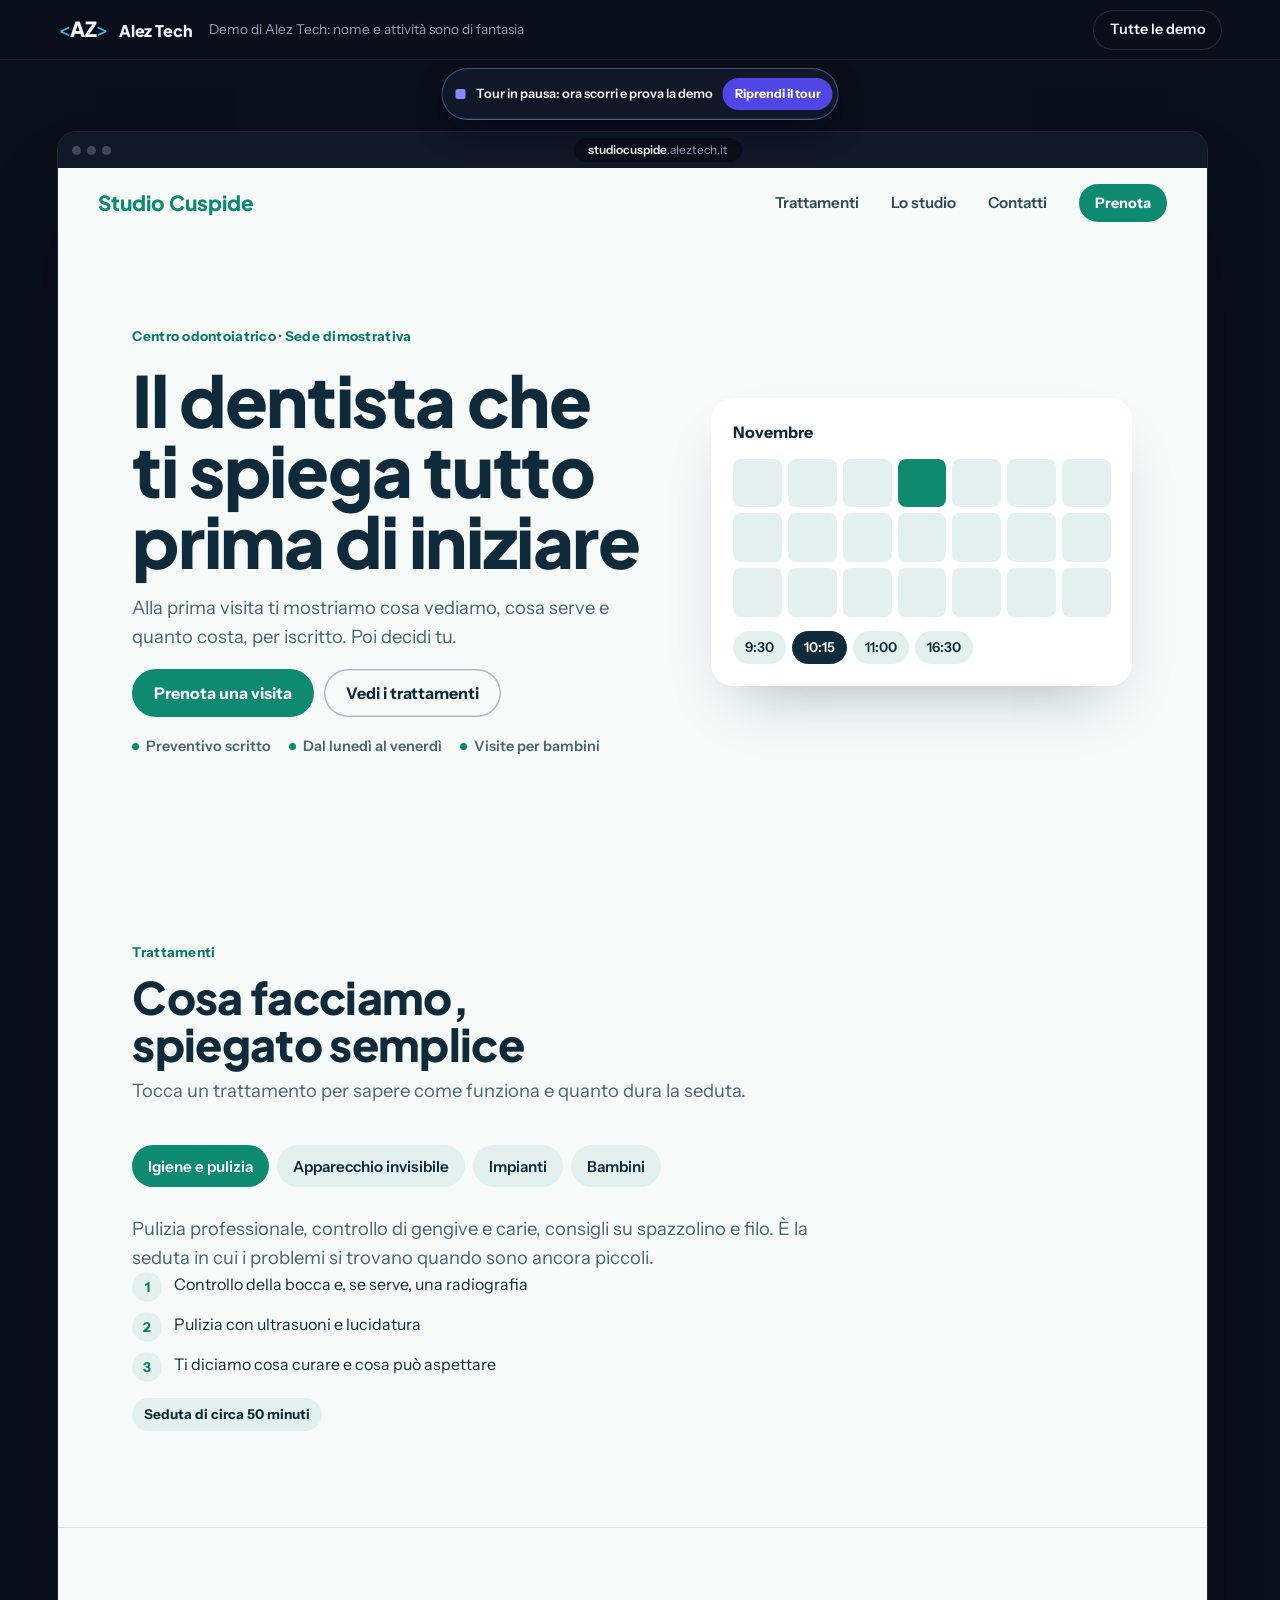
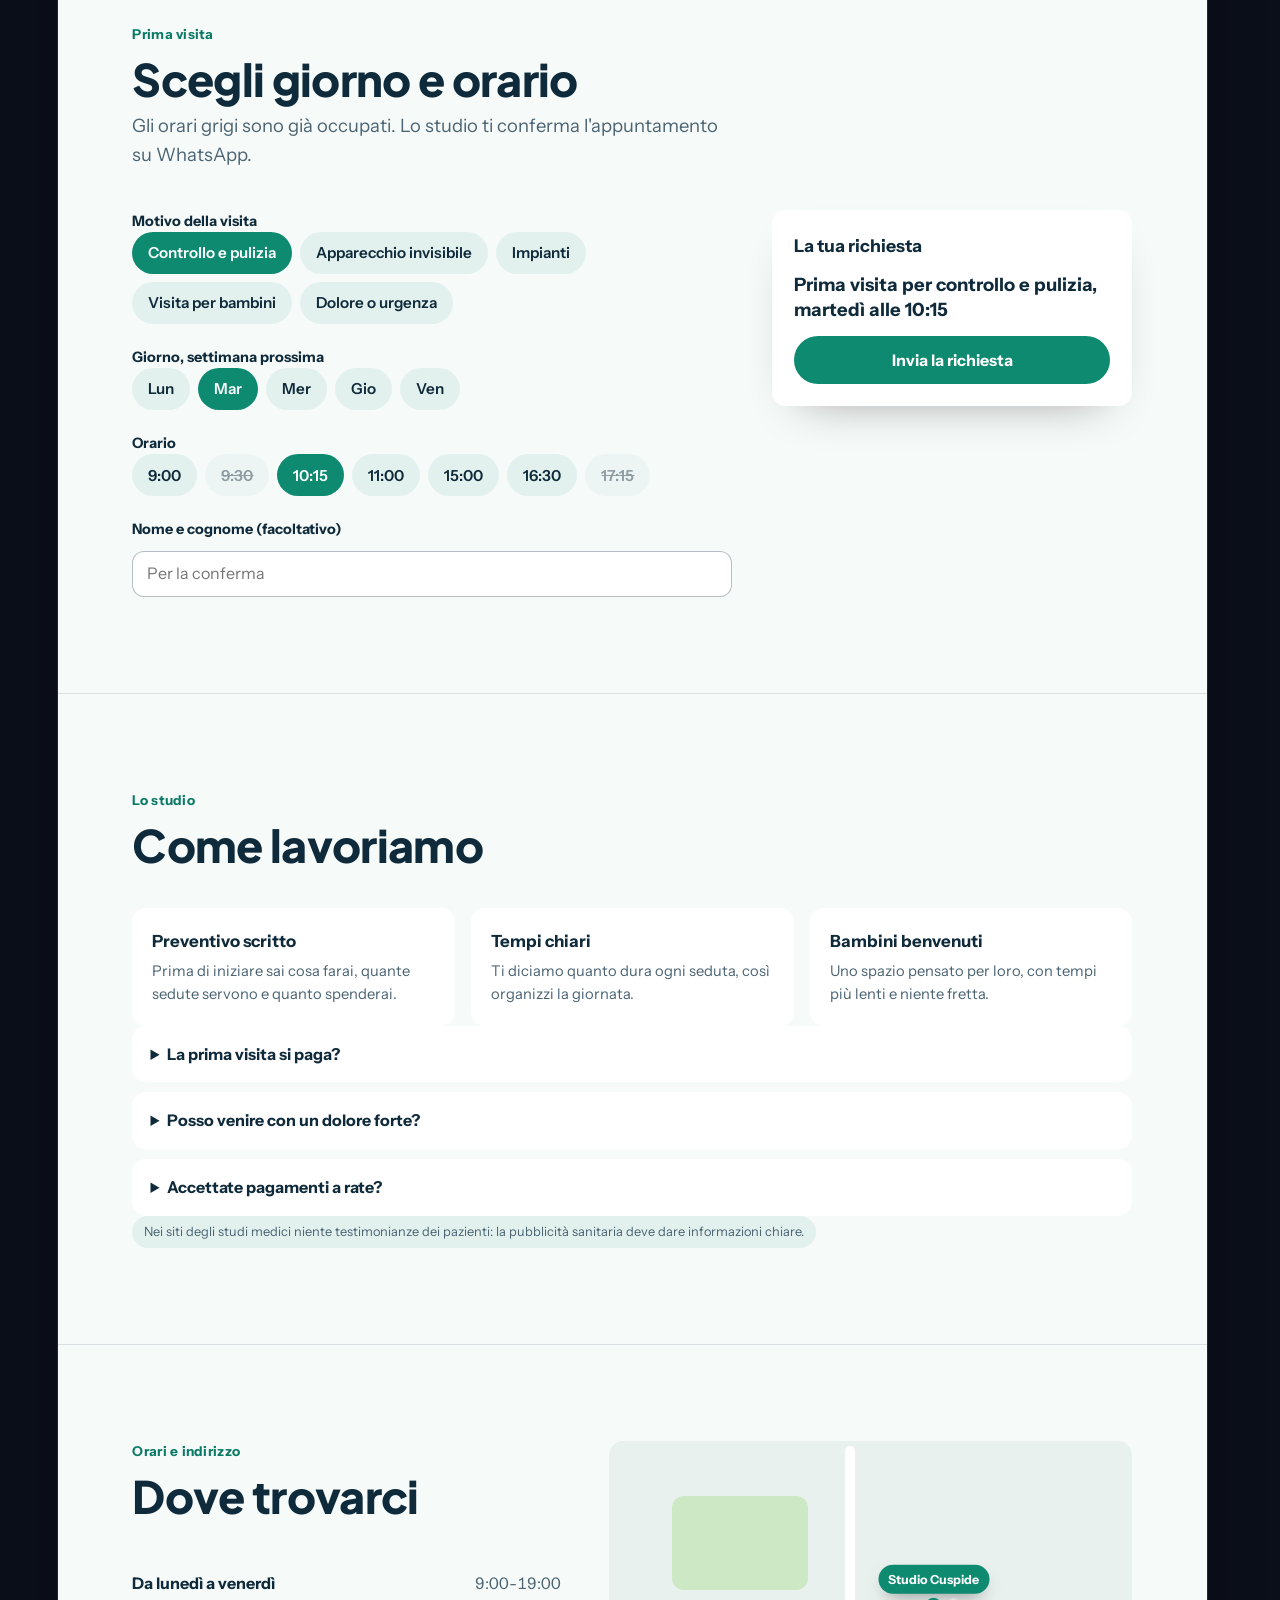
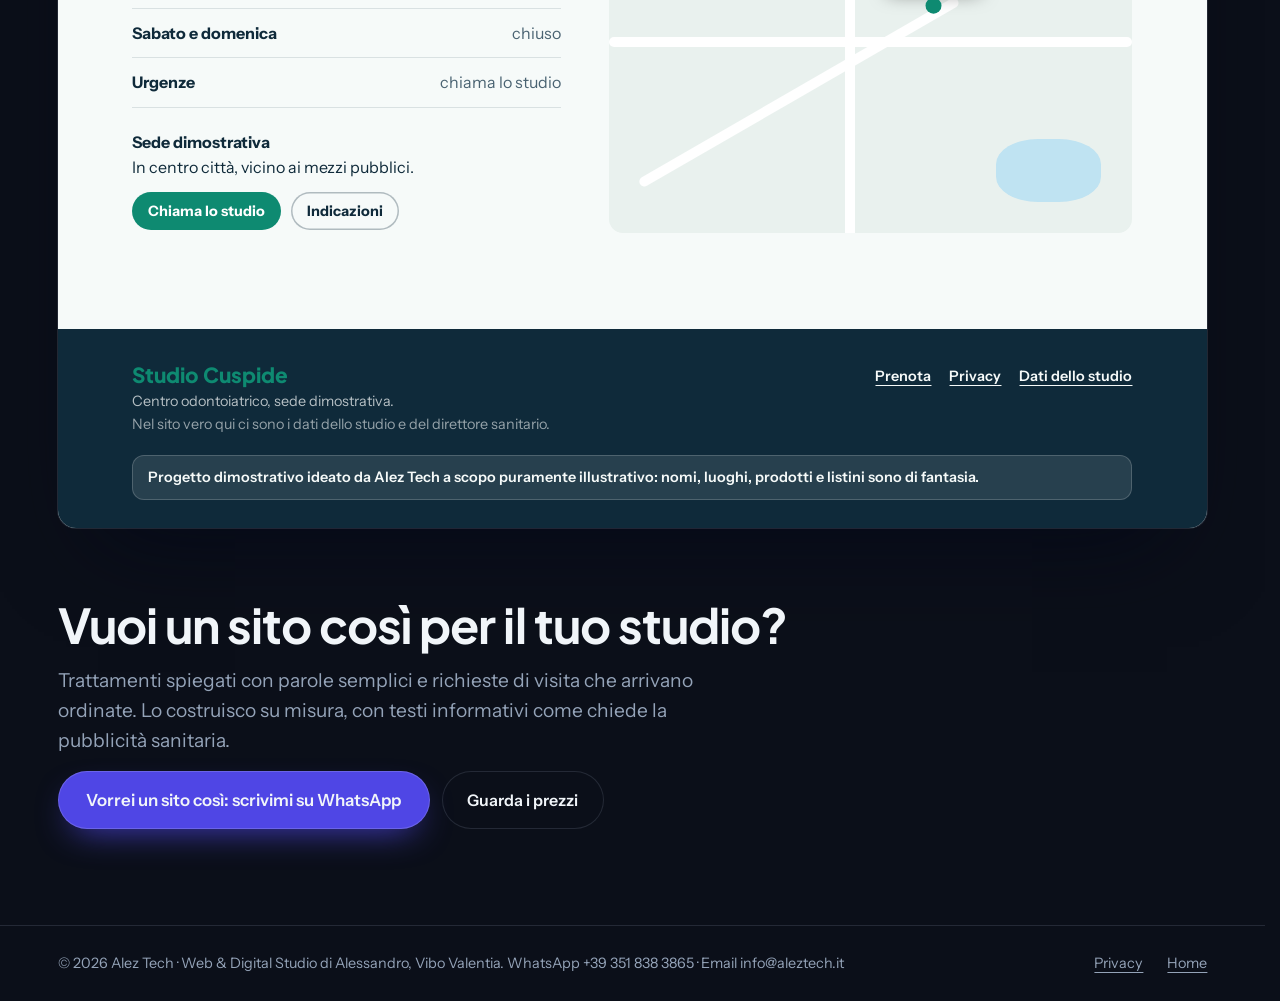
<file: lavori/studio-cuspide/index.html>
<!doctype html>
<html lang="it">
<head>
<meta charset="utf-8">
<meta name="color-scheme" content="dark">
<style>/* sfondo scuro dal primo byte: tra una pagina e l'altra il browser non dipinge mai il bianco */:root{color-scheme:dark}html,body{background:#0B0F19}</style>
<script id="nav">(function (HOME) {
var d = document;
var html = d.documentElement;
var get = function (k) { try { return sessionStorage.getItem(k); } catch (e) { return null; } };
var put = function (k, v) {
try { if (v === null) sessionStorage.removeItem(k); else sessionStorage.setItem(k, v); } catch (e) {  }
};
var read = function () { try { return JSON.parse(get('az-home')); } catch (e) { return null; } };
var to = function (y) { try { window.scrollTo({ top: y, left: 0, behavior: 'instant' }); } catch (e) { window.scrollTo(0, y); } };
var nav = performance.getEntriesByType ? performance.getEntriesByType('navigation')[0] : null;
var type = nav ? nav.type : 'navigate';
var VT = 'CSSViewTransitionRule' in window;
var from = Number(get('az-nav')) || 0;
put('az-nav', null);
if (from && Date.now() - from < 10000) {
var enter = function () {
html.classList.add('az-enter');
setTimeout(function () { html.classList.remove('az-enter'); }, 400);
};
if (!VT) enter();
else if ('onpagereveal' in window) window.addEventListener('pagereveal', function (e) { if (!e.viewTransition) enter(); }, { once: true });
}
window.addEventListener('pageshow', function (e) { if (e.persisted) html.classList.remove('az-leave'); });
var blocks = function () { return d.querySelectorAll('main > *, .work, .site-footer'); };
var boxOf = function (el) {
var p = el.parentNode;
return p && p.classList && p.classList.contains('pin-spacer') ? p : el;
};
if (HOME) {
var savedHomeScrollY = 0;
var save = function () {
savedHomeScrollY = window.scrollY || html.scrollTop;
var list = blocks();
var at = -1;
var off = 0;
for (var i = 0; i < list.length; i++) {
var top = boxOf(list[i]).getBoundingClientRect().top;
if (top <= 0.5) { at = i; off = -top; }
}
var sec = at < 0 ? null : list[at].closest('main > section');
put('az-home', JSON.stringify({ y: savedHomeScrollY, i: at, o: Math.round(off), s: sec ? sec.id : '' }));
};
window.addEventListener('pagehide', save);
var back = get('az-return') === '1';
put('az-return', null);
var pos = read();
if (pos && (back || type === 'back_forward')) {
html.classList.add('az-return');
window.azHomeY = function () {
var el = pos.i >= 0 ? blocks()[pos.i] : null;
if (!el) return pos.y;
return Math.max(0, Math.round(boxOf(el).getBoundingClientRect().top + (window.scrollY || html.scrollTop) + pos.o));
};
window.azBack = function () {
var shots = d.querySelectorAll('.screen img.page');
for (var k = 0; k < shots.length; k++) shots[k].loading = 'eager';
try { to(window.azHomeY()); } finally { html.classList.add('az-at'); }
};
d.addEventListener('DOMContentLoaded', function () { html.classList.add('az-at'); });
}
} else {
var top0 = function () {
if (location.hash) return;
to(0);
html.scrollTop = 0;
if (d.body) d.body.scrollTop = 0;
};
top0();
d.addEventListener('DOMContentLoaded', top0);
window.addEventListener('pageshow', function (e) { if (!e.persisted) top0(); });
}
d.addEventListener('click', function (e) {
if (e.defaultPrevented || e.button !== 0 || e.metaKey || e.ctrlKey || e.shiftKey || e.altKey) return;
var a = e.target.closest ? e.target.closest('a[href]') : null;
if (!a || a.hasAttribute('download') || a.hasAttribute('data-toast') || (a.target && a.target !== '_self')) return;
var url;
try { url = new URL(a.href, location.href); } catch (er) { return; }
if (url.origin !== location.origin || url.protocol !== location.protocol) return;
if (url.pathname === location.pathname && url.search === location.search && url.hash) return;
var dest = url.href;
var again = false;
var logo = HOME ? null : d.querySelector('.logo');
if (logo) {
var home = new URL(logo.href, location.href);
var p = read();
if (p && url.pathname === home.pathname && (!url.hash || (url.hash === '#lavori' && p.s === 'lavori'))) {
again = true;
put('az-return', '1');
url.hash = '';
dest = url.href;
}
}
put('az-nav', String(Date.now()));
if (HOME) save();
if (VT) {
if (again) { e.preventDefault(); location.href = dest; }
return;
}
e.preventDefault();
html.classList.add('az-leave');
setTimeout(function () { location.href = dest; }, 160);
});
})(false);</script>
<meta name="viewport" content="width=device-width, initial-scale=1, viewport-fit=cover">
<title>Studio Cuspide, demo di sito per uno studio dentistico | Alez Tech</title>
<meta name="description" content="Demo interattiva di Alez Tech: sito per uno studio dentistico con trattamenti spiegati, prenotazione della prima visita, domande frequenti, orari e mappa.">
<meta name="robots" content="noindex, follow">
<meta name="theme-color" content="#0B0F19">
<link rel="icon" href="../../favicon.svg" type="image/svg+xml">
<link rel="preconnect" href="https://fonts.googleapis.com">
<link rel="preconnect" href="https://fonts.gstatic.com" crossorigin>
<link rel="stylesheet" href="https://fonts.googleapis.com/css2?family=Plus+Jakarta+Sans:wght@500..800&family=Instrument+Sans:wght@400..700&display=swap">
<link rel="stylesheet" href="../../styles.css?v=43">
<link rel="stylesheet" href="../lavori.css?v=10">
</head>
<body class="demo-page">
<a class="skip" href="#contenuto">Vai al contenuto</a>
<header class="demo-bar">
  <a class="logo" href="../../" aria-label="Alez Tech, torna alla home"><span class="logo-br">&lt;</span><span class="logo-az">AZ</span><span class="logo-br">&gt;</span><span class="logo-name">Alez Tech</span></a>
  <p class="demo-bar-note">Demo di Alez Tech: nome e attività sono di fantasia</p>
  <a class="btn btn--small btn--ghost demo-bar-back" href="../../#lavori">Tutte le demo</a>
</header>
<div class="tour" data-tour-ui role="status" aria-live="polite" hidden>
  <span class="tour-ic" aria-hidden="true"></span>
  <span class="tour-text"></span>
  <button class="tour-btn" type="button"></button>
  <span class="tour-bar" aria-hidden="true"><i></i></span>
</div>
<main class="demo-main" id="contenuto">
  <div class="d-window">
    <div class="d-urlbar" aria-hidden="true"><span class="dots"><i></i><i></i><i></i></span><span class="d-url"><b>studiocuspide</b>.aleztech.it</span></div>
    <div class="demo d-dent">
      <nav class="d-nav" aria-label="Studio Cuspide">
        <a class="d-logo" href="#sc-home">Studio Cuspide</a>
        <a class="d-nav-link" href="#sc-trattamenti">Trattamenti</a>
        <a class="d-nav-link" href="#sc-studio">Lo studio</a>
        <a class="d-nav-link" href="#sc-contatti">Contatti</a>
        <a class="d-btn d-btn--small" href="#sc-prenota">Prenota</a>
      </nav>

      <section class="d-hero" id="sc-home" data-tour aria-labelledby="sc-titolo">
        <div class="d-wrap d-hero-grid">
          <div class="d-hero-copy">
            <p class="d-kicker">Centro odontoiatrico · Sede dimostrativa</p>
            <h1 class="d-h1" id="sc-titolo">Il dentista che ti spiega tutto prima di iniziare</h1>
            <p class="d-lead">Alla prima visita ti mostriamo cosa vediamo, cosa serve e quanto costa, per iscritto. Poi decidi tu.</p>
            <div class="d-hero-actions">
              <a class="d-btn" href="#sc-prenota">Prenota una visita</a>
              <a class="d-btn d-btn--ghost" href="#sc-trattamenti">Vedi i trattamenti</a>
            </div>
            <ul class="d-facts"><li>Preventivo scritto</li><li>Dal lunedì al venerdì</li><li>Visite per bambini</li></ul>
          </div>
          <div class="dent-cal" aria-hidden="true">
            <p class="dent-month">Novembre</p>
            <div class="dent-days"><i></i><i></i><i></i><i class="on"></i><i></i><i></i><i></i><i></i><i></i><i></i><i></i><i></i><i></i><i></i><i></i><i></i><i></i><i></i><i></i><i></i><i></i></div>
            <div class="dent-slots"><span>9:30</span><span class="on">10:15</span><span>11:00</span><span>16:30</span></div>
          </div>
        </div>
      </section>

      <section class="d-sec" id="sc-trattamenti" data-tour aria-labelledby="sc-tratt-t">
        <div class="d-wrap">
          <div class="d-head">
            <p class="d-kicker">Trattamenti</p>
            <h2 class="d-h2" id="sc-tratt-t">Cosa facciamo, spiegato semplice</h2>
            <p class="d-lead">Tocca un trattamento per sapere come funziona e quanto dura la seduta.</p>
          </div>
          <div class="d-tabs" role="tablist" aria-label="Trattamenti" data-tabs>
            <button class="d-tab" role="tab" type="button" id="sc-t1" aria-selected="true" aria-controls="sc-p1">Igiene e pulizia</button>
            <button class="d-tab" role="tab" type="button" id="sc-t2" aria-selected="false" aria-controls="sc-p2" tabindex="-1">Apparecchio invisibile</button>
            <button class="d-tab" role="tab" type="button" id="sc-t3" aria-selected="false" aria-controls="sc-p3" tabindex="-1">Impianti</button>
            <button class="d-tab" role="tab" type="button" id="sc-t4" aria-selected="false" aria-controls="sc-p4" tabindex="-1">Bambini</button>
          </div>
          <div class="d-panel" role="tabpanel" id="sc-p1" aria-labelledby="sc-t1">
              <div class="d-panel-text">
                <p class="d-lead">Pulizia professionale, controllo di gengive e carie, consigli su spazzolino e filo. È la seduta in cui i problemi si trovano quando sono ancora piccoli.</p>
              </div>
              <ol class="d-steps-mini">
                <li>Controllo della bocca e, se serve, una radiografia</li>
                <li>Pulizia con ultrasuoni e lucidatura</li>
                <li>Ti diciamo cosa curare e cosa può aspettare</li>
              </ol>
              <span class="d-meta">Seduta di circa 50 minuti</span>
          </div>
          <div class="d-panel" role="tabpanel" id="sc-p2" aria-labelledby="sc-t2" hidden>
              <div class="d-panel-text">
                <p class="d-lead">Mascherine trasparenti su misura che spostano i denti un poco alla volta. Le togli per mangiare e per lavarti i denti.</p>
              </div>
              <ol class="d-steps-mini">
                <li>Scansione 3D della bocca, senza paste da mordere</li>
                <li>Ti mostriamo al computer come si sposteranno i denti</li>
                <li>Un controllo ogni 6-8 settimane</li>
              </ol>
              <span class="d-meta">Prima seduta di circa 60 minuti</span>
          </div>
          <div class="d-panel" role="tabpanel" id="sc-p3" aria-labelledby="sc-t3" hidden>
              <div class="d-panel-text">
                <p class="d-lead">Una radice in titanio prende il posto del dente che manca e sopra si fissa la corona. Prima di iniziare vedi il piano di cura completo.</p>
              </div>
              <ol class="d-steps-mini">
                <li>Radiografia e valutazione dell'osso</li>
                <li>Piano di cura scritto, con tempi e costi</li>
                <li>Intervento in anestesia locale</li>
              </ol>
              <span class="d-meta">Visita di valutazione di circa 45 minuti</span>
          </div>
          <div class="d-panel" role="tabpanel" id="sc-p4" aria-labelledby="sc-t4" hidden>
              <div class="d-panel-text">
                <p class="d-lead">Prima visita dai 3 anni, con calma e senza strumenti che fanno paura. Ai bambini insegniamo a lavarsi i denti giocando.</p>
              </div>
              <ol class="d-steps-mini">
                <li>Il bambino conosce lo studio e la poltrona</li>
                <li>Controllo e, se servono, sigillature</li>
                <li>Consigli ai genitori su merende e spazzolino</li>
              </ol>
              <span class="d-meta">Visita di circa 30 minuti</span>
          </div>
        </div>
      </section>

      <section class="d-sec" id="sc-prenota" data-tour aria-labelledby="sc-pren-t">
        <div class="d-wrap">
          <div class="d-head">
            <p class="d-kicker">Prima visita</p>
            <h2 class="d-h2" id="sc-pren-t">Scegli giorno e orario</h2>
            <p class="d-lead">Gli orari grigi sono già occupati. Lo studio ti conferma l'appuntamento su WhatsApp.</p>
          </div>
          <div class="d-book" data-booking data-required="motivo,giorno,ora">
            <div class="d-fields">
              <fieldset class="d-field">
                <legend>Motivo della visita</legend>
                <div class="d-chips" data-choice="motivo">
                  <button class="d-chip" type="button" data-value="controllo e pulizia" aria-pressed="true">Controllo e pulizia</button>
                  <button class="d-chip" type="button" data-value="apparecchio invisibile">Apparecchio invisibile</button>
                  <button class="d-chip" type="button" data-value="impianti">Impianti</button>
                  <button class="d-chip" type="button" data-value="visita per bambini">Visita per bambini</button>
                  <button class="d-chip" type="button" data-value="dolore o urgenza">Dolore o urgenza</button>
                </div>
              </fieldset>
              <fieldset class="d-field">
                <legend>Giorno, settimana prossima</legend>
                <div class="d-chips" data-choice="giorno">
                  <button class="d-chip" type="button" data-value="lunedì">Lun</button>
                  <button class="d-chip" type="button" data-value="martedì" aria-pressed="true">Mar</button>
                  <button class="d-chip" type="button" data-value="mercoledì">Mer</button>
                  <button class="d-chip" type="button" data-value="giovedì">Gio</button>
                  <button class="d-chip" type="button" data-value="venerdì">Ven</button>
                </div>
              </fieldset>
              <fieldset class="d-field">
                <legend>Orario</legend>
                <div class="d-chips" data-choice="ora">
                  <button class="d-chip" type="button">9:00</button>
                  <button class="d-chip" type="button" disabled aria-label="9:30, occupato">9:30</button>
                  <button class="d-chip" type="button" aria-pressed="true">10:15</button>
                  <button class="d-chip" type="button">11:00</button>
                  <button class="d-chip" type="button">15:00</button>
                  <button class="d-chip" type="button">16:30</button>
                  <button class="d-chip" type="button" disabled aria-label="17:15, occupato">17:15</button>
                </div>
              </fieldset>
              <div class="d-field">
                <label class="d-label" for="sc-nome">Nome e cognome (facoltativo)</label>
                <input class="d-input" id="sc-nome" type="text" autocomplete="off" data-field="nome" data-phrase="Sono {v}." placeholder="Per la conferma">
              </div>
            </div>
            <aside class="d-summary" aria-labelledby="sc-sum-t">
              <h3 id="sc-sum-t">La tua richiesta</h3>
              <p class="d-sum-text" data-summary aria-live="polite" data-empty="Scegli motivo, giorno e orario." data-template="Prima visita per {motivo}, {giorno} alle {ora}"></p>
              <button class="d-btn" type="button" data-submit>Invia la richiesta</button>
              <div class="d-result" data-result hidden>
                <p class="d-msg-to">Ecco la richiesta che arriverebbe allo studio:</p>
                <p class="d-msg" data-template="Buongiorno, vorrei prenotare una prima visita per {motivo}, {giorno} alle {ora}.{nomeFrase}"></p>
                <p class="d-note">Nella demo non parte niente. Sul sito vero lo studio riceve la richiesta e ti risponde per confermare.</p>
              </div>
            </aside>
          </div>
        </div>
      </section>

      <section class="d-sec" id="sc-studio" data-tour aria-labelledby="sc-studio-t">
        <div class="d-wrap">
          <div class="d-head">
            <p class="d-kicker">Lo studio</p>
            <h2 class="d-h2" id="sc-studio-t">Come lavoriamo</h2>
          </div>
          <ul class="d-strengths">
            <li><b>Preventivo scritto</b><span>Prima di iniziare sai cosa farai, quante sedute servono e quanto spenderai.</span></li>
            <li><b>Tempi chiari</b><span>Ti diciamo quanto dura ogni seduta, così organizzi la giornata.</span></li>
            <li><b>Bambini benvenuti</b><span>Uno spazio pensato per loro, con tempi più lenti e niente fretta.</span></li>
          </ul>
          <div class="d-faq">
            <details><summary>La prima visita si paga?</summary><p>Nel sito vero qui c'è la risposta dello studio, con il prezzo della prima visita se c'è.</p></details>
            <details><summary>Posso venire con un dolore forte?</summary><p>Sì: scegli "Dolore o urgenza" nella prenotazione oppure chiama, e ti troviamo un posto il prima possibile.</p></details>
            <details><summary>Accettate pagamenti a rate?</summary><p>Per i trattamenti più lunghi si può dividere il costo in più rate: ne parliamo con il preventivo in mano.</p></details>
          </div>
          <p class="d-sample">Nei siti degli studi medici niente testimonianze dei pazienti: la pubblicità sanitaria deve dare informazioni chiare.</p>
        </div>
      </section>

      <section class="d-sec" id="sc-contatti" data-tour aria-labelledby="sc-cont-t">
        <div class="d-wrap d-info">
          <div>
            <div class="d-head"><p class="d-kicker">Orari e indirizzo</p><h2 class="d-h2" id="sc-cont-t">Dove trovarci</h2></div>
            <dl class="d-hours">
              <div><dt>Da lunedì a venerdì</dt><dd>9:00-19:00</dd></div>
              <div><dt>Sabato e domenica</dt><dd>chiuso</dd></div>
              <div><dt>Urgenze</dt><dd>chiama lo studio</dd></div>
            </dl>
            <div class="d-where">
              <p><b>Sede dimostrativa</b><br>In centro città, vicino ai mezzi pubblici.</p>
              <div class="d-where-actions">
                <a class="d-btn d-btn--small" href="#sc-contatti" data-toast="Sul sito vero questo pulsante chiama lo studio.">Chiama lo studio</a>
                <a class="d-btn d-btn--small d-btn--ghost" href="#sc-contatti" data-toast="Sul sito vero questo pulsante apre Google Maps con l'indirizzo dello studio.">Indicazioni</a>
              </div>
            </div>
          </div>
          <div class="d-map" role="img" aria-label="Mappa disegnata: lo studio è in centro, vicino alla piazza principale">
            <i class="park" style="left:12%;top:14%;width:26%;height:24%;border-radius:12px"></i>
            <i class="water" style="right:6%;bottom:8%;width:20%;height:16%;border-radius:40%"></i>
            <i class="road" style="left:0;top:50%;width:100%"></i>
            <i class="road" style="left:46%;top:0;width:100%;transform:rotate(90deg)"></i>
            <i class="road" style="left:6%;top:86%;width:70%;transform:rotate(-30deg)"></i>
            <span class="d-pin" style="left:62%;top:44%"><b>Studio Cuspide</b><i></i></span>
          </div>
        </div>
      </section>

      <footer class="d-foot" data-tour>
        <div class="d-wrap">
          <div class="d-foot-grid">
            <div><a class="d-logo" href="#sc-home">Studio Cuspide</a><p>Centro odontoiatrico, sede dimostrativa.</p></div>
            <nav class="d-foot-links" aria-label="Link dello studio">
              <a href="#sc-prenota">Prenota</a>
              <a href="#sc-home" data-toast="Sul sito vero apre l'informativa privacy dello studio.">Privacy</a>
              <a href="#sc-home" data-toast="Sul sito vero apre la pagina con i dati dello studio.">Dati dello studio</a>
            </nav>
          </div>
          <p class="d-note d-after">Nel sito vero qui ci sono i dati dello studio e del direttore sanitario.</p>
          <p class="d-foot-note">Progetto dimostrativo ideato da Alez Tech a scopo puramente illustrativo: nomi, luoghi, prodotti e listini sono di fantasia.</p>
        </div>
      </footer>
    </div>
  </div>
  <section class="demo-cta" data-tour aria-labelledby="demo-cta-t">
    <h2 id="demo-cta-t">Vuoi un sito così per il tuo studio?</h2>
    <p>Trattamenti spiegati con parole semplici e richieste di visita che arrivano ordinate. Lo costruisco su misura, con testi informativi come chiede la pubblicità sanitaria.</p>
    <div class="demo-cta-actions">
      <a class="btn btn--primary btn--cta" href="https://wa.me/393518383865?text=Ciao%20Alessandro%2C%20ti%20scrivo%20dal%20sito%20Alez%20Tech%3A%20ho%20provato%20la%20demo%20Studio%20Cuspide%20e%20vorrei%20un%20sito%20cos%C3%AC%20per%20il%20mio%20studio.%20La%20mia%20attivit%C3%A0%20%C3%A8%3A%20" target="_blank" rel="noopener">Vorrei un sito così: scrivimi su WhatsApp</a>
      <a class="btn btn--ghost" href="../../#prezzi">Guarda i prezzi</a>
    </div>
  </section>
</main>
<footer class="site-footer">
  <div class="footer-main"><p>© 2026 Alez Tech · Web &amp; Digital Studio di Alessandro, Vibo Valentia. WhatsApp <a href="https://wa.me/393518383865?text=Ciao%20Alessandro%2C%20ti%20scrivo%20dal%20sito%20Alez%20Tech%3A%20ho%20provato%20la%20demo%20Studio%20Cuspide%20e%20vorrei%20un%20sito%20cos%C3%AC%20per%20il%20mio%20studio.%20La%20mia%20attivit%C3%A0%20%C3%A8%3A%20" target="_blank" rel="noopener">+39&nbsp;351&nbsp;838&nbsp;3865</a> · Email <a href="mailto:info@aleztech.it">info@aleztech.it</a></p></div>
  <p class="footer-links"><a href="../../privacy.html">Privacy</a><a href="../../">Home</a></p>
</footer>
<div class="d-toast" role="status" aria-live="polite" hidden></div>
<script src="../demo.js?v=7" defer></script>
</body>
</html>
</file>
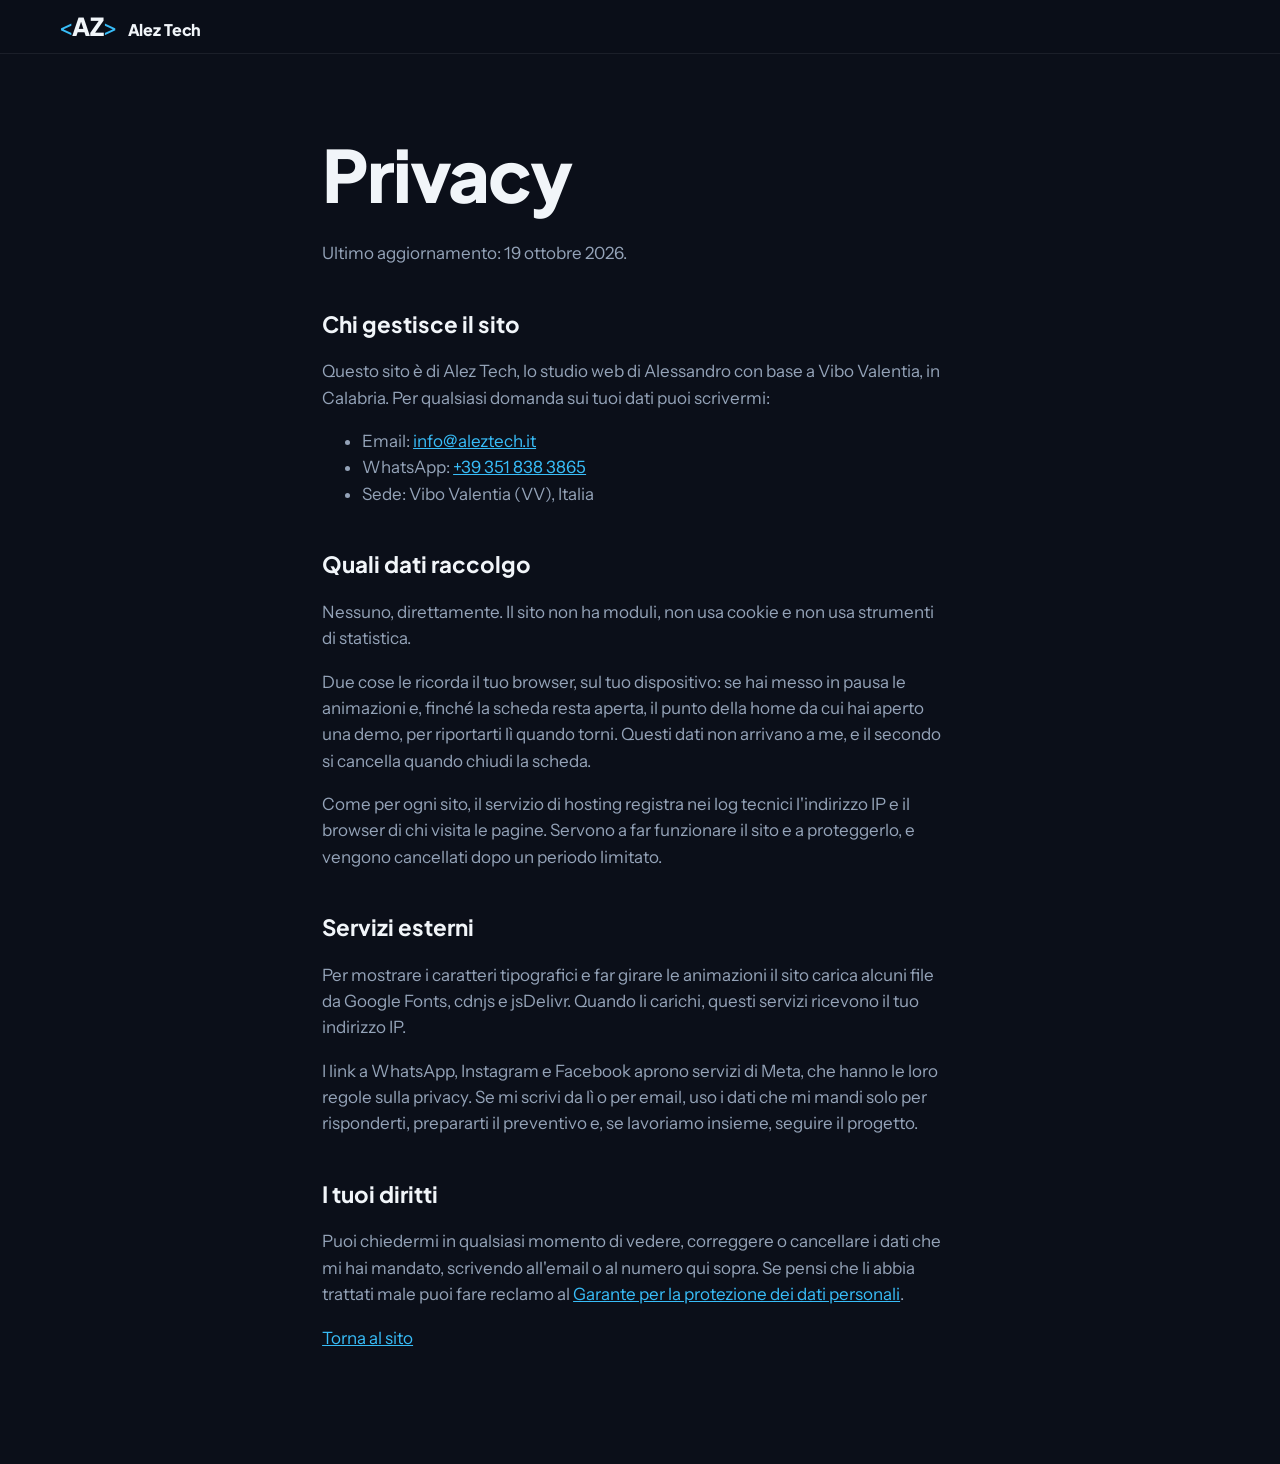
<file: privacy.html>
<!doctype html>
<html lang="it">
<head>
<meta charset="utf-8">
<meta name="color-scheme" content="dark">
<style>/* sfondo scuro dal primo byte: tra una pagina e l'altra il browser non dipinge mai il bianco */:root{color-scheme:dark}html,body{background:#0B0F19}</style>
<script id="nav">(function (HOME) {
var d = document;
var html = d.documentElement;
var get = function (k) { try { return sessionStorage.getItem(k); } catch (e) { return null; } };
var put = function (k, v) {
try { if (v === null) sessionStorage.removeItem(k); else sessionStorage.setItem(k, v); } catch (e) {  }
};
var read = function () { try { return JSON.parse(get('az-home')); } catch (e) { return null; } };
var to = function (y) { try { window.scrollTo({ top: y, left: 0, behavior: 'instant' }); } catch (e) { window.scrollTo(0, y); } };
var nav = performance.getEntriesByType ? performance.getEntriesByType('navigation')[0] : null;
var type = nav ? nav.type : 'navigate';
var VT = 'CSSViewTransitionRule' in window;
var from = Number(get('az-nav')) || 0;
put('az-nav', null);
if (from && Date.now() - from < 10000) {
var enter = function () {
html.classList.add('az-enter');
setTimeout(function () { html.classList.remove('az-enter'); }, 400);
};
if (!VT) enter();
else if ('onpagereveal' in window) window.addEventListener('pagereveal', function (e) { if (!e.viewTransition) enter(); }, { once: true });
}
window.addEventListener('pageshow', function (e) { if (e.persisted) html.classList.remove('az-leave'); });
var blocks = function () { return d.querySelectorAll('main > *, .work, .site-footer'); };
var boxOf = function (el) {
var p = el.parentNode;
return p && p.classList && p.classList.contains('pin-spacer') ? p : el;
};
if (HOME) {
var savedHomeScrollY = 0;
var save = function () {
savedHomeScrollY = window.scrollY || html.scrollTop;
var list = blocks();
var at = -1;
var off = 0;
for (var i = 0; i < list.length; i++) {
var top = boxOf(list[i]).getBoundingClientRect().top;
if (top <= 0.5) { at = i; off = -top; }
}
var sec = at < 0 ? null : list[at].closest('main > section');
put('az-home', JSON.stringify({ y: savedHomeScrollY, i: at, o: Math.round(off), s: sec ? sec.id : '' }));
};
window.addEventListener('pagehide', save);
var back = get('az-return') === '1';
put('az-return', null);
var pos = read();
if (pos && (back || type === 'back_forward')) {
html.classList.add('az-return');
window.azHomeY = function () {
var el = pos.i >= 0 ? blocks()[pos.i] : null;
if (!el) return pos.y;
return Math.max(0, Math.round(boxOf(el).getBoundingClientRect().top + (window.scrollY || html.scrollTop) + pos.o));
};
window.azBack = function () {
var shots = d.querySelectorAll('.screen img.page');
for (var k = 0; k < shots.length; k++) shots[k].loading = 'eager';
try { to(window.azHomeY()); } finally { html.classList.add('az-at'); }
};
d.addEventListener('DOMContentLoaded', function () { html.classList.add('az-at'); });
}
} else {
var top0 = function () {
if (location.hash) return;
to(0);
html.scrollTop = 0;
if (d.body) d.body.scrollTop = 0;
};
top0();
d.addEventListener('DOMContentLoaded', top0);
window.addEventListener('pageshow', function (e) { if (!e.persisted) top0(); });
}
d.addEventListener('click', function (e) {
if (e.defaultPrevented || e.button !== 0 || e.metaKey || e.ctrlKey || e.shiftKey || e.altKey) return;
var a = e.target.closest ? e.target.closest('a[href]') : null;
if (!a || a.hasAttribute('download') || a.hasAttribute('data-toast') || (a.target && a.target !== '_self')) return;
var url;
try { url = new URL(a.href, location.href); } catch (er) { return; }
if (url.origin !== location.origin || url.protocol !== location.protocol) return;
if (url.pathname === location.pathname && url.search === location.search && url.hash) return;
var dest = url.href;
var again = false;
var logo = HOME ? null : d.querySelector('.logo');
if (logo) {
var home = new URL(logo.href, location.href);
var p = read();
if (p && url.pathname === home.pathname && (!url.hash || (url.hash === '#lavori' && p.s === 'lavori'))) {
again = true;
put('az-return', '1');
url.hash = '';
dest = url.href;
}
}
put('az-nav', String(Date.now()));
if (HOME) save();
if (VT) {
if (again) { e.preventDefault(); location.href = dest; }
return;
}
e.preventDefault();
html.classList.add('az-leave');
setTimeout(function () { location.href = dest; }, 160);
});
})(false);</script>
<meta name="viewport" content="width=device-width, initial-scale=1, viewport-fit=cover">
<title>Privacy | Alez Tech</title>
<meta name="robots" content="noindex">
<meta name="theme-color" content="#0B0F19">
<link rel="icon" href="favicon.svg" type="image/svg+xml">
<link rel="stylesheet" href="https://fonts.googleapis.com/css2?family=Plus+Jakarta+Sans:wght@500..800&family=Instrument+Sans:wght@400..700&display=swap">
<link rel="stylesheet" href="styles.css?v=43">
</head>
<body>
<header class="site-header is-scrolled">
  <a class="logo" href="./" aria-label="Alez Tech, torna al sito"><span class="logo-br">&lt;</span><span class="logo-az">AZ</span><span class="logo-br">&gt;</span><span class="logo-name">Alez Tech</span></a>
</header>
<main class="legal">
  <h1>Privacy</h1>
  <p>Ultimo aggiornamento: 19 ottobre 2026.</p>

  <h2>Chi gestisce il sito</h2>
  <p>Questo sito è di Alez Tech, lo studio web di Alessandro con base a Vibo Valentia, in Calabria. Per qualsiasi domanda sui tuoi dati puoi scrivermi:</p>
  <ul>
    <li>Email: <a href="mailto:info@aleztech.it">info@aleztech.it</a></li>
    <li>WhatsApp: <a href="https://wa.me/393518383865?text=Ciao%20Alessandro%2C%20ti%20scrivo%20dal%20sito%20Alez%20Tech.%20Ho%20una%20domanda%20sulla%20privacy%3A%20" target="_blank" rel="noopener">+39&nbsp;351&nbsp;838&nbsp;3865</a></li>
    <li>Sede: Vibo Valentia (VV), Italia</li>
  </ul>

  <h2>Quali dati raccolgo</h2>
  <p>Nessuno, direttamente. Il sito non ha moduli, non usa cookie e non usa strumenti di statistica.</p>
  <p>Due cose le ricorda il tuo browser, sul tuo dispositivo: se hai messo in pausa le animazioni e, finché la scheda resta aperta, il punto della home da cui hai aperto una demo, per riportarti lì quando torni. Questi dati non arrivano a me, e il secondo si cancella quando chiudi la scheda.</p>
  <p>Come per ogni sito, il servizio di hosting registra nei log tecnici l'indirizzo IP e il browser di chi visita le pagine. Servono a far funzionare il sito e a proteggerlo, e vengono cancellati dopo un periodo limitato.</p>

  <h2>Servizi esterni</h2>
  <p>Per mostrare i caratteri tipografici e far girare le animazioni il sito carica alcuni file da Google Fonts, cdnjs e jsDelivr. Quando li carichi, questi servizi ricevono il tuo indirizzo IP.</p>
  <p>I link a WhatsApp, Instagram e Facebook aprono servizi di Meta, che hanno le loro regole sulla privacy. Se mi scrivi da lì o per email, uso i dati che mi mandi solo per risponderti, prepararti il preventivo e, se lavoriamo insieme, seguire il progetto.</p>

  <h2>I tuoi diritti</h2>
  <p>Puoi chiedermi in qualsiasi momento di vedere, correggere o cancellare i dati che mi hai mandato, scrivendo all'email o al numero qui sopra. Se pensi che li abbia trattati male puoi fare reclamo al <a href="https://www.garanteprivacy.it/" target="_blank" rel="noopener">Garante per la protezione dei dati personali</a>.</p>

  <p><a href="./">Torna al sito</a></p>
</main>
</body>
</html>
</file>
<file: styles.css>
/* Layout: colonna editoriale allineata a sinistra su slate scuro, hero leggera in HTML e CSS (niente WebGL),
   sezioni separate dal ritmo verticale e da linee sottili. L'unico gesto forte e' la tipografia a larghezza variabile. */
:root {
  --notte: #0B0F19;
  --notte-2: #111827;
  --superficie: #1E293B;
  --bordo: rgba(255, 255, 255, .08);
  --latte: #F1F5F9;
  --chiaro: #CBD5E1;
  --nebbia: #94A3B8;
  --indaco: #4F46E5;
  --indaco-luce: #818CF8;
  --ciano: #38BDF8;
  --linea: rgba(148, 163, 184, .18);
  --velo: rgba(11, 15, 25, .72);
  --ombra: rgba(2, 6, 23, .65);

  --f-display: "Plus Jakarta Sans", "Segoe UI", system-ui, -apple-system, Roboto, Arial, sans-serif;
  --f-body: "Instrument Sans", system-ui, -apple-system, "Segoe UI", Roboto, Arial, sans-serif;

  --t-small: .875rem;
  --t-body: 1.0625rem;
  --t-lead: clamp(1.125rem, 1.5vw, 1.3125rem);
  --t-h3: clamp(1.5rem, 2.5vw, 2.125rem);
  --t-h2: clamp(3.25rem, 9.5vw, 8.5rem);
  --t-hero: clamp(3.6rem, 12.4vw, 11.25rem);

  --gutter: clamp(16px, 4.5vw, 64px);
  --section: clamp(96px, 12vw, 190px);
  --ease-out: cubic-bezier(.16, 1, .3, 1);
  --ease-io: cubic-bezier(.65, 0, .35, 1);

  color-scheme: dark;
}

*, *::before, *::after { box-sizing: border-box; }

html {
  -webkit-text-size-adjust: 100%;
  text-size-adjust: 100%;
  background-color: #0B0F19 !important;
  /* spazio della barra di scorrimento sempre riservato: aprire e chiudere menu o apertura non sposta la pagina */
  scrollbar-gutter: stable;
}

body {
  margin: 0;
  background-color: #0B0F19 !important;
  color: var(--latte);
  font-family: var(--f-body);
  font-size: var(--t-body);
  line-height: 1.55;
  -webkit-font-smoothing: antialiased;
  overflow-x: clip;
}

img, canvas, svg { max-width: 100%; }
a { color: inherit; }
p { text-wrap: pretty; }

:focus-visible {
  outline: 2px solid var(--ciano);
  outline-offset: 3px;
  border-radius: 6px;
}

.sr-only {
  position: absolute;
  width: 1px;
  height: 1px;
  padding: 0;
  margin: -1px;
  overflow: hidden;
  clip: rect(0 0 0 0);
  white-space: nowrap;
  border: 0;
}

.skip {
  position: fixed;
  left: 16px;
  top: -80px;
  z-index: 200;
  padding: 10px 16px;
  border-radius: 10px;
  background: var(--latte);
  color: var(--notte);
  font-weight: 600;
  text-decoration: none;
}
.skip:focus { top: calc(16px + env(safe-area-inset-top, 0px)); }

/* Lenis */
html.lenis, html.lenis body { height: auto; }
.lenis.lenis-smooth { scroll-behavior: auto !important; }
.lenis.lenis-stopped { overflow: hidden; }

/* ---------- Bottoni ---------- */
.btn {
  --bg: var(--latte);
  --fg: var(--notte);
  display: inline-flex;
  align-items: center;
  justify-content: center;
  min-height: 52px;
  padding: 0 1.6em;
  border: 0;
  border-radius: 999px;
  background: var(--bg);
  color: var(--fg);
  font-family: var(--f-body);
  font-size: 1rem;
  font-weight: 600;
  text-decoration: none;
  cursor: pointer;
  transition: transform .5s var(--ease-out), scale .16s var(--ease-out), background-color .25s, box-shadow .25s, color .25s;
}
.btn--primary { --bg: var(--indaco); --fg: var(--latte); }
.btn--primary:hover { --bg: #4338CA; }
.btn--ghost { --bg: transparent; --fg: var(--latte); box-shadow: inset 0 0 0 1px var(--linea); }
.btn--ghost:hover { box-shadow: inset 0 0 0 1px var(--latte); }
.btn--small { min-height: 40px; padding: 0 1.15em; font-size: .9rem; }
.btn--big { min-height: 68px; padding: 0 2.1em; font-size: 1.125rem; }

/* ---------- Header ---------- */
.site-header {
  position: fixed;
  top: 0;
  left: 0;
  right: 0;
  z-index: 50;
  display: flex;
  align-items: center;
  gap: clamp(16px, 3vw, 40px);
  padding: calc(14px + env(safe-area-inset-top, 0px)) max(var(--gutter), calc((100% - 1440px) / 2)) 14px;
  transition: transform .55s var(--ease-out), background-color .3s, border-color .3s;
  border-bottom: 1px solid transparent;
}
.site-header.is-scrolled {
  background: var(--velo);
  border-bottom-color: var(--linea);
  -webkit-backdrop-filter: blur(14px);
  backdrop-filter: blur(14px);
}
.site-header.is-hidden { transform: translateY(-110%); }
.site-header:focus-within { transform: none; }
.menu-open .site-header { background: transparent; border-bottom-color: transparent; backdrop-filter: none; -webkit-backdrop-filter: none; transform: none; }

.logo {
  display: inline-flex;
  align-items: baseline;
  font-family: var(--f-display);
  font-size: 1.55rem;
  line-height: 1;
  letter-spacing: -.02em;
  text-decoration: none;
  font-variation-settings: "wdth" 112, "wght" 820;
}
.logo-br {
  color: var(--ciano);
  font-variation-settings: "wdth" 55, "wght" 450;
  transition: font-variation-settings .6s var(--ease-out), margin .6s var(--ease-out);
}
.logo-br { display: inline-block; }
@media (hover: hover) and (pointer: fine) {
  .logo:hover .logo-br:first-child { transform: translateX(-3px) scaleX(1.25); }
  .logo:hover .logo-br:last-child { transform: translateX(3px) scaleX(1.25); }
}

.nav { margin-left: auto; }
.nav-list {
  display: flex;
  gap: clamp(18px, 2.4vw, 36px);
  margin: 0;
  padding: 0;
  list-style: none;
}
.nav-list a {
  position: relative;
  color: var(--nebbia);
  font-size: .95rem;
  text-decoration: none;
  transition: color .2s;
}
.nav-list a::after {
  content: "";
  position: absolute;
  left: 0;
  right: 0;
  bottom: -4px;
  height: 1px;
  background: currentColor;
  transform: scaleX(0);
  transform-origin: right;
  transition: transform .45s var(--ease-out);
}
.nav-list a:hover { color: var(--latte); }
@media (hover: hover) and (pointer: fine) { .nav-list a:hover::after { transform: scaleX(1); transform-origin: left; } }

.menu-toggle {
  display: none;
  min-height: 40px;
  padding: 0 1.1em;
  border: 0;
  border-radius: 999px;
  background: transparent;
  box-shadow: inset 0 0 0 1px var(--linea);
  color: var(--latte);
  font: 600 .9rem/1 var(--f-body);
  cursor: pointer;
}

@media (max-width: 880px) {
  .nav { display: none; }
  .header-cta { margin-left: auto; }
  .menu-toggle { display: inline-flex; align-items: center; }
}
@media (max-width: 460px) {
  .header-cta { display: none; }
  .menu-toggle { margin-left: auto; }
}

.mobile-menu {
  position: fixed;
  inset: 0;
  z-index: 45;
  display: flex;
  flex-direction: column;
  justify-content: space-between;
  height: 100dvh;
  /* tutto in una schermata: voci sotto l'header, approfondimenti, pulsante WhatsApp in fondo, nessuno scorrimento */
  padding: calc(76px + env(safe-area-inset-top, 0px)) 24px calc(24px + env(safe-area-inset-bottom, 0px));
  overflow: hidden;
  /* sfondo pieno sul contenitore e dissolvenza sul contenitore intero: sfondo e voci compaiono e spariscono
     insieme, come un blocco solo. Niente sfocatura: sui telefoni poteva sparire prima delle scritte */
  background: #0B0F19;
  opacity: 0;
  visibility: hidden;
  transition: opacity .2s ease, visibility 0s linear .2s;
}
.mobile-menu.is-open {
  opacity: 1;
  visibility: visible;
  transition: opacity .2s ease, visibility 0s;
}
/* scelta una voce, il menu sparisce subito: la tendina non risale sopra la pagina che sta partendo */
.mobile-menu.is-instant { transition: none; }
/* menu aperto: la pagina sotto resta ferma */
html.menu-open { overflow: hidden; }
.mobile-menu ul { display: grid; gap: 8px; margin: 0; padding: 0; list-style: none; }
.mobile-menu li a {
  display: inline-block;
  white-space: nowrap;
  font-family: var(--f-display);
  font-size: 1.55rem;
  line-height: 1.15;
  letter-spacing: -.02em;
  text-decoration: none;
  font-variation-settings: "wdth" 118, "wght" 820;
}
.mobile-menu .btn { align-self: stretch; }
/* "Approfondimenti e settori": le pagine di dettaglio a portata di dito, sotto le voci della pagina */
.menu-more { display: grid; gap: 8px; margin: 22px 0 auto; }
.menu-more-title { margin: 0; color: var(--nebbia); font-size: .82rem; font-weight: 700; }
.mobile-menu .menu-pills { display: flex; flex-wrap: wrap; gap: 6px; }
.mobile-menu .menu-pills a {
  display: inline-flex;
  align-items: center;
  padding: 6px 12px;
  border-radius: 999px;
  box-shadow: inset 0 0 0 1px var(--linea);
  color: var(--chiaro);
  font: 600 .82rem/1.2 var(--f-body);
  font-variation-settings: normal;
  letter-spacing: 0;
  white-space: nowrap;
}
.mobile-menu .menu-pills a:active { background: rgba(255, 255, 255, .06); }

/* ---------- Cursore ---------- */
.cursor {
  position: fixed;
  left: 0;
  top: 0;
  z-index: 90;
  display: none;
  width: 0;
  height: 0;
  pointer-events: none;
  mix-blend-mode: difference;
  opacity: 0;
  transition: opacity .3s;
}
.has-cursor .cursor { display: block; }
.cursor.is-on { opacity: 1; }
.cursor::before {
  content: "";
  position: absolute;
  left: -16px;
  top: -16px;
  width: 32px;
  height: 32px;
  border-radius: 50%;
  border: 1.5px solid var(--latte);
  transition: transform .45s var(--ease-out), background-color .3s;
}
.cursor.is-link::before { transform: scale(1.9); background: var(--latte); }

/* ---------- Hero ----------
   Niente canvas, video o 3D: due sfumature, una griglia sottile e un esempio disegnato in HTML e CSS.
   A sinistra chi sono e cosa ottieni, a destra il risultato concreto: una richiesta che arriva dal sito. */
.hero {
  position: relative;
  isolation: isolate;
  display: grid;
  align-items: center;
  min-height: 100svh;
  padding: 112px var(--gutter) clamp(40px, 6vw, 80px);
  overflow: clip;
  background:
    radial-gradient(60% 55% at 85% 18%, rgba(79, 70, 229, .22), transparent 70%),
    radial-gradient(40% 40% at 8% 92%, rgba(56, 189, 248, .07), transparent 70%),
    var(--notte);
}
.hero::before {
  content: "";
  position: absolute;
  inset: 0;
  z-index: -1;
  pointer-events: none;
  background-image:
    linear-gradient(var(--bordo) 1px, transparent 1px),
    linear-gradient(90deg, var(--bordo) 1px, transparent 1px);
  background-size: 56px 56px;
  -webkit-mask-image: radial-gradient(ellipse 70% 60% at 72% 32%, #000 15%, transparent 72%);
  mask-image: radial-gradient(ellipse 70% 60% at 72% 32%, #000 15%, transparent 72%);
}
.hero-inner {
  display: grid;
  grid-template-columns: minmax(0, 1.15fr) minmax(0, .85fr);
  align-items: center;
  gap: clamp(40px, 5vw, 88px);
  width: 100%;
  max-width: 1440px;
  margin-inline: auto;
}
.hero-copy { display: grid; justify-items: start; gap: clamp(18px, 2vw, 26px); min-width: 0; }
.hero-title {
  margin: 0;
  font-family: var(--f-display);
  font-size: clamp(3rem, 7.2vw, 7.6rem);
  font-weight: 800;
  line-height: .9;
  letter-spacing: -.035em;
  text-wrap: balance;
  font-variation-settings: "wdth" 100, "wght" 780;
}
/* tre righe riservate: col font di riserva il titolo ne occupa meno e all'arrivo di Anybody la pagina scenderebbe */
@media (min-width: 901px) { .hero-title { min-height: 2.7em; } }
.hero-lead { margin: 0; max-width: 34em; color: var(--chiaro); font-size: var(--t-lead); line-height: 1.55; }
.hero-actions { display: flex; flex-wrap: wrap; gap: 12px; }
.hero-micro { display: flex; flex-wrap: wrap; align-items: center; gap: 8px 20px; margin: 0; color: var(--nebbia); font-size: .875rem; }

/* CTA principale: piu' grande, con icona e un'ombra indaco che la stacca dal fondo */
.btn-icon { width: 1.25em; height: 1.25em; margin-right: .55em; flex: none; }
.btn--cta {
  min-height: 58px;
  padding: 0 1.7em;
  font-size: 1.05rem;
  box-shadow: 0 14px 34px -14px rgba(79, 70, 229, .9), inset 0 0 0 1px rgba(255, 255, 255, .16);
}
.btn--cta:hover { box-shadow: 0 18px 40px -12px rgba(99, 102, 241, 1), inset 0 0 0 1px rgba(255, 255, 255, .28); }

/* ---------- Hero: l'esempio sul telefono ---------- */
.hero-visual { position: relative; display: grid; justify-items: center; gap: 18px; min-width: 0; margin: 0; }
.mock { position: relative; width: min(100%, 360px); padding: 24px 0 52px; }
.mock-phone {
  position: relative;
  width: 78%;
  aspect-ratio: 9 / 15.5;
  margin-inline: auto;
  padding: 9px;
  border-radius: 38px;
  background: linear-gradient(160deg, #1E293B, #0F172A);
  box-shadow: inset 0 0 0 1px rgba(255, 255, 255, .12), 0 40px 80px -30px rgba(2, 6, 23, .95), 0 0 0 1px rgba(0, 0, 0, .5);
}
.mock-screen {
  display: grid;
  grid-template-rows: auto auto auto auto 1fr;
  height: 100%;
  overflow: hidden;
  border-radius: 30px;
  background: #F8FAFC;
  color: #0F172A;
  font-size: 11px;
  line-height: 1.3;
}
.mock-bar { display: flex; align-items: center; justify-content: space-between; padding: 22px 16px 10px; }
.mock-logo { font-family: var(--f-display); font-size: 13px; font-weight: 800; letter-spacing: -.01em; font-variation-settings: "wdth" 110, "wght" 800; }
.mock-menu { width: 16px; height: 2px; border-radius: 2px; background: currentColor; box-shadow: 0 5px 0 currentColor; translate: 0 -2px; }
.mock-hero {
  display: grid;
  gap: 8px;
  margin: 0 10px;
  padding: 16px 14px;
  border-radius: 18px;
  background: linear-gradient(150deg, #0C1A2E 0%, #12406B 58%, #1F7A8C 100%);
  color: #F8FAFC;
}
.mock-kicker { margin: 0; font-size: 10px; opacity: .8; }
.mock-title { margin: 0; font-family: var(--f-display); font-size: 18px; line-height: 1.02; letter-spacing: -.01em; font-variation-settings: "wdth" 100, "wght" 800; }
.mock-btn { justify-self: start; margin-top: 4px; padding: 7px 12px; border-radius: 999px; background: #25D366; color: #052E16; font-size: 10.5px; font-weight: 700; }
.mock-list { display: grid; align-content: start; gap: 8px; margin: 14px 16px 0; padding: 0; list-style: none; }
.mock-list li { display: flex; justify-content: space-between; gap: 8px; padding-bottom: 8px; border-bottom: 1px solid #E2E8F0; }
.mock-list b { font-variant-numeric: tabular-nums; }
.mock-gallery { display: grid; grid-template-columns: repeat(3, minmax(0, 1fr)); gap: 6px; margin: 12px 10px 0; }
.mock-gallery span { aspect-ratio: 1; border-radius: 10px; background: linear-gradient(140deg, #F59E0B, #B45309); }
.mock-gallery span:nth-child(2) { background: linear-gradient(140deg, #38BDF8, #0E7490); }
.mock-gallery span:nth-child(3) { background: linear-gradient(140deg, #FCA5A5, #B91C1C); }
.mock-map { align-self: end; display: flex; align-items: center; gap: 8px; margin: 10px; padding: 10px 12px; border-radius: 12px; background: #E2E8F0; color: #334155; font-size: 10px; }
.mock-pin { flex: none; width: 10px; height: 10px; border-radius: 50% 50% 50% 0; background: #EF4444; rotate: -45deg; }

.mock-badges { position: absolute; right: -6%; bottom: 0; display: grid; justify-items: end; gap: 8px; margin: 0; padding: 0; list-style: none; }
.mock-badges li {
  display: inline-flex;
  align-items: center;
  gap: 7px;
  padding: 8px 12px;
  border-radius: 999px;
  background: rgba(15, 23, 42, .92);
  box-shadow: inset 0 0 0 1px var(--bordo), 0 12px 30px -16px rgba(2, 6, 23, .9);
  color: var(--latte);
  font-size: .78rem;
  font-weight: 600;
  line-height: 1.25;
  max-width: 100%;
}
.mock-badges svg { flex: none; width: 15px; height: 15px; color: #4ADE80; }
.hero-visual-cap { max-width: 32ch; color: var(--nebbia); font-size: .82rem; text-align: center; }

@media (max-width: 900px) {
  .hero { min-height: auto; padding-top: 104px; }
  .hero-inner { grid-template-columns: minmax(0, 1fr); gap: 56px; }
  .hero-copy { justify-items: center; text-align: center; }
  .hero-actions, .hero-micro { justify-content: center; }
}
@media (max-width: 760px) {
  .hero { padding-top: 88px; padding-bottom: 56px; }
  .hero-copy { gap: 16px; }
  .hero-title { font-size: clamp(2.6rem, 12.2vw, 4.6rem); }
  .hero-lead { font-size: 1rem; line-height: 1.5; }
  .hero-actions { width: 100%; }
  .hero-actions .btn--ghost { display: none; }
  .btn--cta { width: 100%; padding-inline: 1em; font-size: 1rem; white-space: nowrap; }
  .mock { width: min(100%, 320px); }
  .mock-badges { right: -2%; }
}

/* ---------- Fasce scorrevoli ---------- */
.bands {
  position: relative;
  padding-block: clamp(40px, 7vw, 96px);
  overflow: clip;
}
.band {
  display: flex;
  width: 116vw;
  margin-left: -8vw;
  padding-block: .32em;
  background: var(--indaco);
  color: var(--latte);
  font-family: var(--f-display);
  font-size: clamp(2.4rem, 7.5vw, 6.5rem);
  line-height: 1;
  white-space: nowrap;
  transform: rotate(-3deg) skewX(var(--skew, 0deg));
  font-variation-settings: "wdth" 130, "wght" 860;
}
.band-track {
  display: flex;
  flex: none;
  animation: band 30s linear infinite;
}
.band-js .band-track { animation: none; will-change: transform; }
.band-track span { display: inline-flex; align-items: center; }
.band-track span:nth-child(even) {
  color: transparent;
  -webkit-text-stroke: 1.5px var(--latte);
  font-variation-settings: "wdth" 60, "wght" 600;
}
.band-track span::after {
  content: "";
  display: inline-block;
  width: .22em;
  height: .22em;
  margin-inline: .5em;
  border-radius: 50%;
  background: var(--ciano);
}
@keyframes band { to { transform: translateX(-50%); } }

/* ---------- Sezioni ---------- */
.sec { padding: var(--section) var(--gutter); }
.sec-inner { max-width: 1440px; margin-inline: auto; }
.sec-head {
  display: grid;
  grid-template-columns: minmax(0, 1fr) minmax(0, 27rem);
  gap: 20px 48px;
  align-items: end;
  margin-bottom: clamp(40px, 6vw, 84px);
}
.sec-head p, .split-head p { margin: 0; color: var(--nebbia); font-size: var(--t-lead); }
.h2 {
  margin: 0;
  font-family: var(--f-display);
  font-size: var(--t-h2);
  font-weight: 800;
  line-height: .86;
  letter-spacing: -.03em;
  color: #FFFFFF;
  text-wrap: balance;
}
@media (max-width: 760px) {
  .sec-head { grid-template-columns: minmax(0, 1fr); }
}
@media (max-width: 1100px) {
  .works-head { grid-template-columns: minmax(0, 1fr); }
  .works-head p { max-width: 40rem; }
}

.split {
  display: grid;
  grid-template-columns: minmax(0, .85fr) minmax(0, 1.15fr);
  gap: 40px clamp(32px, 6vw, 120px);
  align-items: start;
}
.split-head { position: sticky; top: 112px; display: grid; gap: 20px; }
.split-head .h2 { font-size: clamp(3.25rem, 7vw, 6.5rem); }
@media (max-width: 900px) {
  .split { grid-template-columns: minmax(0, 1fr); }
  .split-head { position: static; }
}

/* ---------- Lavori ---------- */
.works { padding-top: var(--section); overflow: clip; }
.works-head { max-width: calc(1440px + 2 * var(--gutter)); margin-inline: auto; padding-inline: var(--gutter); }
.work { min-width: 0; }
.browser {
  position: relative;
  overflow: hidden;
  border-radius: 14px;
  background: var(--notte-2);
  box-shadow: 0 0 0 1px var(--linea), 0 50px 90px -40px var(--ombra);
  transform: perspective(1400px) rotateX(var(--rx, 0deg)) rotateY(var(--ry, 0deg));
  transition: transform .7s var(--ease-out);
}
.browser-bar {
  display: flex;
  align-items: center;
  gap: 12px;
  height: 34px;
  padding: 0 14px;
  border-bottom: 1px solid var(--linea);
}
.dots { display: flex; gap: 6px; }
.dots i { width: 9px; height: 9px; border-radius: 50%; background: var(--linea); }
.url {
  max-width: 62%;
  margin-inline: auto;
  padding: 3px 14px;
  overflow: hidden;
  border-radius: 999px;
  background: var(--notte);
  color: var(--nebbia);
  font-size: .72rem;
  text-overflow: ellipsis;
  white-space: nowrap;
  transform: translateX(-24px);
}
.screen {
  position: relative;
  aspect-ratio: 16 / 10;
  max-width: 100%;
  overflow: hidden;
  container-type: inline-size;
  /* finche' l'immagine non e' pronta il riquadro ha il colore di fondo della demo: mai un riquadro nero */
  background: var(--shot, var(--notte-2));
}
.page {
  position: absolute;
  top: 0;
  left: 0;
  right: 0;
  font-size: 1.45cqw;
  line-height: 1.35;
  font-family: var(--f-body);
}
/* l'anteprima scorre da sola, sempre, in solo CSS: 20 secondi per scendere e 20 per risalire, rallentando agli
   estremi (alternate), quindi niente ripartenza a scatto. -100% e' l'altezza dell'immagine, 62.5cqw quella del
   riquadro (16:10): la corsa si ferma al 94% della differenza, quindi sotto il riquadro resta sempre un pezzo
   di immagine e il fondo non si vede mai */
.screen .page { animation: demoAutoScroll 20s ease-in-out infinite alternate; }
/* la miniatura sfocata nello style dell'immagine copre tutta la pagina e scorre con lei */
.screen .page { background-size: 100% 100%; background-repeat: no-repeat; }
/* su telefono e tablet le anteprime scorrono e basta: restano sempre disegnate, ognuna sul suo livello della scheda
   grafica. Sul computer no: la scena le ingrandisce fino a 2,2 volte e con will-change il browser ingrandirebbe
   l'immagine gia' disegnata invece di ridisegnarla, sgranandola. Li' arriva anche la versione da 2400 px */
@media (max-width: 1023px), (max-height: 639px) {
  .screen .page { will-change: transform; backface-visibility: hidden; }
}
@keyframes demoAutoScroll {
  from { transform: translateY(0); }
  to { transform: translateY(calc((-100% + 62.5cqw) * .94)); }
}
.glare {
  position: absolute;
  inset: 0;
  pointer-events: none;
  background: radial-gradient(520px circle at var(--gx, 50%) var(--gy, 0%), rgba(255, 255, 255, .14), transparent 45%);
  opacity: 0;
  transition: opacity .4s;
}
@media (hover: hover) and (pointer: fine) { .work:hover .glare { opacity: 1; } }

.work-title {
  margin: 0;
  font-family: var(--f-display);
  font-size: var(--t-h3);
  line-height: 1.05;
  letter-spacing: -.02em;
  font-variation-settings: "wdth" 120, "wght" 780;
}
.work-kind { margin: 0 0 0 auto; color: var(--ciano); font-size: .875rem; }

/* ---------- Prezzi ---------- */
.price-list {
  display: grid;
  margin: 0;
  padding: 0;
  list-style: none;
  border-top: 1px solid var(--linea);
}
.price {
  position: relative;
  isolation: isolate;
  display: grid;
  grid-template-columns: minmax(0, 1.1fr) minmax(0, 1fr) clamp(200px, 22vw, 340px);
  grid-template-areas:
    "name inc amount"
    "name time amount";
  gap: 18px clamp(24px, 4vw, 64px);
  padding: clamp(28px, 4vw, 52px) clamp(16px, 2.5vw, 40px);
  overflow: hidden;
  border-bottom: 1px solid var(--linea);
}
.price::before {
  content: "";
  position: absolute;
  inset: 0;
  z-index: -1;
  background: radial-gradient(420px circle at var(--mx, 50%) var(--my, 50%), rgba(99, 102, 241, .24), transparent 65%);
  opacity: 0;
  transition: opacity .35s;
}
.price:hover::before { opacity: 1; }
.price--featured {
  margin-block: -1px;
  border-radius: 28px;
  border-bottom-color: transparent;
  background: var(--indaco);
}
.price--featured::before { background: radial-gradient(420px circle at var(--mx, 50%) var(--my, 50%), rgba(241, 245, 249, .2), transparent 65%); }
.price-name { grid-area: name; }
.price-name h3 {
  margin: 0 0 10px;
  font-family: var(--f-display);
  font-size: var(--t-h3);
  line-height: 1.05;
  letter-spacing: -.02em;
  font-variation-settings: "wdth" 125, "wght" 800;
}
.price-name p { margin: 0; color: var(--nebbia); max-width: 30em; }
.price--featured .price-name p, .price--featured .price-inc { color: var(--latte); }
.price-tag {
  display: inline-block;
  margin-left: 8px;
  padding: 5px 10px;
  border-radius: 999px;
  background: var(--latte);
  color: var(--indaco);
  font-family: var(--f-body);
  font-size: .8rem;
  font-weight: 700;
  letter-spacing: 0;
  vertical-align: middle;
  font-variation-settings: normal;
}
.price-inc {
  grid-area: inc;
  display: grid;
  gap: 7px;
  margin: 0;
  padding: 0;
  list-style: none;
  color: var(--nebbia);
  font-size: .95rem;
}
.price-inc li { position: relative; padding-left: 1.3em; }
.price-inc li::before {
  content: "";
  position: absolute;
  left: 0;
  top: .72em;
  width: .6em;
  height: 1.5px;
  background: currentColor;
}
.price-time { grid-area: time; align-self: end; margin: 0; color: var(--ciano); font-size: .95rem; font-weight: 600; }
.price--featured .price-time { color: var(--latte); }
.prices-note { margin: 32px 0 0; color: var(--nebbia); max-width: 44em; }

@media (max-width: 900px) {
  .price {
    grid-template-columns: minmax(0, 1fr) auto;
    grid-template-areas:
      "name amount"
      "inc inc"
      "time time";
  }
}
@media (max-width: 540px) {
  .price {
    grid-template-columns: minmax(0, 1fr);
    grid-template-areas: "amount" "name" "inc" "time";
  }
  .price--featured { border-radius: 22px; }
}

/* ---------- Come lavoro ---------- */
.steps { display: grid; margin: 0; padding: 0; list-style: none; }
.step {
  display: grid;
  grid-template-columns: clamp(64px, 9vw, 136px) minmax(0, 1fr);
  gap: 20px;
  padding-block: clamp(28px, 4vw, 48px);
  border-top: 1px solid var(--linea);
}
.step:last-child { border-bottom: 1px solid var(--linea); }
.step-n {
  font-family: var(--f-display);
  font-size: clamp(3.2rem, 7vw, 6rem);
  line-height: .9;
  padding-top: .04em;
  color: var(--nebbia);
  font-variant-numeric: tabular-nums;
  font-variation-settings: "wdth" 50, "wght" 250;
  transition: font-variation-settings .9s var(--ease-out), color .4s;
}
.step h3 {
  margin: 0 0 8px;
  font-family: var(--f-display);
  font-size: var(--t-h3);
  line-height: 1.1;
  letter-spacing: -.01em;
  font-variation-settings: "wdth" 112, "wght" 760;
}
.step p { margin: 0; color: var(--nebbia); max-width: 34em; }

/* ---------- Domande ---------- */
.faq { padding-top: 0; }
.faq-list { border-top: 1px solid var(--linea); }
.faq-item { border-bottom: 1px solid var(--linea); }
.faq-item summary {
  display: flex;
  align-items: center;
  justify-content: space-between;
  gap: 24px;
  padding: 26px 0;
  cursor: pointer;
  list-style: none;
  font-family: var(--f-display);
  font-size: clamp(1.25rem, 2.1vw, 1.7rem);
  line-height: 1.2;
  font-variation-settings: "wdth" 104, "wght" 640;
}
.faq-item summary::-webkit-details-marker { display: none; }
.faq-item summary::after {
  content: "";
  flex: none;
  width: 18px;
  height: 18px;
  background:
    linear-gradient(currentColor, currentColor) center / 100% 2px no-repeat,
    linear-gradient(currentColor, currentColor) center / 2px 100% no-repeat;
  transition: transform .5s var(--ease-out);
}
.faq-item[open] summary::after { transform: rotate(45deg); }
.faq-item p { margin: 0 0 28px; color: var(--nebbia); max-width: 44em; }

/* ---------- Contatti ---------- */
.contact {
  position: relative;
  padding: var(--section) var(--gutter) clamp(56px, 7vw, 96px);
  overflow: clip;
  background: radial-gradient(70% 60% at 85% 100%, rgba(99, 102, 241, .32), transparent 70%);
}
.contact-title {
  margin: 0 0 clamp(36px, 5vw, 72px);
  font-family: var(--f-display);
  font-size: clamp(3.4rem, 14.2vw, 14rem);
  font-weight: 800;
  line-height: .82;
  letter-spacing: -.03em;
  color: #FFFFFF;
}
.contact-grid {
  display: grid;
  grid-template-columns: minmax(0, 1fr) minmax(0, 1fr);
  gap: 48px;
  align-items: start;
}
.contact-lead { margin: 0 0 28px; font-size: var(--t-lead); max-width: 28em; }
.contact-list { margin: 0; border-top: 1px solid var(--linea); }
.contact-list > div {
  display: grid;
  grid-template-columns: 7.5rem minmax(0, 1fr) auto;
  align-items: center;
  gap: 16px;
  min-height: 64px;
  padding-block: 12px;
  border-bottom: 1px solid var(--linea);
}
.contact-list dt { color: var(--nebbia); font-size: .9rem; }
.contact-list dd { margin: 0; min-width: 0; }
.contact-list a { text-decoration-color: var(--linea); text-underline-offset: 4px; }
.contact-list a:hover { text-decoration-color: var(--ciano); }
.copy-btn {
  padding: 7px 14px;
  border: 0;
  border-radius: 999px;
  background: transparent;
  box-shadow: inset 0 0 0 1px var(--linea);
  color: var(--ciano);
  font: 600 .85rem/1 var(--f-body);
  cursor: pointer;
}
.copy-btn:hover { box-shadow: inset 0 0 0 1px var(--ciano); }
@media (max-width: 860px) {
  .contact-grid { grid-template-columns: minmax(0, 1fr); }
}
@media (max-width: 420px) {
  .contact-list > div { grid-template-columns: minmax(0, 1fr) auto; }
  .contact-list dt { grid-column: 1 / -1; margin-bottom: -10px; }
}

/* ---------- Barra fissa con la CTA (telefono e tablet) ---------- */
.sticky-cta {
  position: fixed;
  left: 0;
  right: 0;
  bottom: 0;
  z-index: 40;
  display: none;
  padding: 12px 16px calc(12px + env(safe-area-inset-bottom, 0px));
  background: linear-gradient(to top, var(--notte) 55%, transparent);
  transform: translateY(110%);
  transition: transform .45s var(--ease-out);
}
.sticky-cta.is-on { transform: none; }
.sticky-cta .btn { width: 100%; }
@media (max-width: 900px) { .sticky-cta { display: block; } }

/* ---------- Footer ---------- */
.site-footer {
  display: flex;
  flex-wrap: wrap;
  justify-content: space-between;
  gap: 12px 32px;
  padding: 26px max(var(--gutter), calc((100% - 1440px) / 2)) calc(26px + env(safe-area-inset-bottom, 0px));
  border-top: 1px solid var(--linea);
  color: var(--nebbia);
  font-size: .9rem;
}
.site-footer p { margin: 0; }
.footer-links { display: flex; gap: 24px; }
.footer-links a { text-underline-offset: 4px; }

.footer-main { display: grid; gap: 4px; }
.footer-weight { color: var(--ciano); }
.footer-links { flex-wrap: wrap; align-items: center; }
.motion-toggle {
  padding: 0;
  border: 0;
  background: none;
  color: inherit;
  font: inherit;
  text-decoration: underline;
  text-underline-offset: 4px;
  cursor: pointer;
}

/* ---------- Lavori v2: finestre cliccabili e carosello ---------- */
.work { transform-origin: 50% 50%; }
.work-open {
  position: absolute;
  inset: 34px 0 0 0;
  z-index: 2;
  padding: 0;
  border: 0;
  background: transparent;
  cursor: pointer;
}
.work-open:focus-visible { outline: 3px solid var(--ciano); outline-offset: -3px; border-radius: 0 0 14px 14px; }


/* ---------- Prezzi v2 ---------- */
.price-num { display: inline-block; }
@property --giro {
  syntax: "<angle>";
  inherits: false;
  initial-value: 0deg;
}
.price--featured {
  border: 2px solid transparent;
  background:
    linear-gradient(var(--indaco), var(--indaco)) padding-box,
    conic-gradient(from var(--giro), var(--ciano), var(--indaco), var(--latte), var(--indaco), var(--ciano)) border-box;
  animation: giro 5s linear infinite;
}
/* il bordo che gira ridisegna la pagina a ogni fotogramma: con JS attivo gira solo quando la card si vede */
.js .price--featured { animation-play-state: paused; }
.js .price--featured.is-near { animation-play-state: running; }
@keyframes giro { to { --giro: 360deg; } }

/* ---------- Cursore con etichetta ---------- */
.cursor-label {
  position: absolute;
  left: 0;
  top: 0;
  transform: translate(-50%, -50%);
  color: var(--notte);
  font: 700 .8rem/1 var(--f-body);
  white-space: nowrap;
  opacity: 0;
  transition: opacity .25s;
}
.cursor.has-label { mix-blend-mode: normal; }
.cursor.has-label::before { transform: scale(2.6); background: var(--latte); border-color: var(--latte); }
.cursor.has-label .cursor-label { opacity: 1; }

/* ---------- Dettagli d'uso ---------- */
html { -webkit-tap-highlight-color: transparent; }
/* chi arriva da un link interno trova il titolo della sezione appena sotto l'header */
section[id] { scroll-margin-top: 84px; }
/* le animazioni girano per tutti; le ferma solo il pulsante "Metti in pausa le animazioni" del footer */
.motion-paused *, .motion-paused *::before, .motion-paused *::after { animation-play-state: paused !important; }

/* ---------- Pagina privacy ---------- */
.legal { max-width: 46rem; margin-inline: auto; padding: 140px var(--gutter) 96px; }
.legal h1 { margin: 0 0 32px; font-family: var(--f-display); font-size: clamp(2.6rem, 8vw, 4.5rem); line-height: .95; letter-spacing: -.03em; font-variation-settings: "wdth" 125, "wght" 820; }
.legal h2 { margin: 40px 0 10px; font-family: var(--f-display); font-size: 1.4rem; font-variation-settings: "wdth" 110, "wght" 720; }
.legal p, .legal li { color: var(--nebbia); }
.legal a { color: var(--ciano); }


/* ---------- Hero: prova di fiducia, riga sotto la CTA, impulso sul pulsante ---------- */
/* pillola sopra il nome: stato "disponibile" con il pallino verde che pulsa. Niente sfocatura dello sfondo:
   dietro c'e' l'inchiostro animato e la sfocatura andrebbe ricalcolata a ogni fotogramma */
.hero-trust {
  justify-self: start;
  display: inline-flex;
  align-items: center;
  gap: 10px;
  margin: 0;
  padding: 7px 14px 7px 12px;
  border-radius: 999px;
  background: linear-gradient(180deg, rgba(241, 245, 249, .1), rgba(241, 245, 249, .03)), rgba(11, 15, 25, .6);
  box-shadow: inset 0 0 0 1px rgba(241, 245, 249, .16), inset 0 1px 0 rgba(241, 245, 249, .16), 0 10px 30px -14px rgba(2, 6, 23, .9);
  color: var(--latte);
  font-size: .8125rem;
  font-weight: 600;
  line-height: 1.2;
  white-space: nowrap;
}
.trust-dot { position: relative; flex: none; width: 8px; height: 8px; border-radius: 50%; background: #2EE07A; box-shadow: 0 0 10px rgba(46, 224, 122, .8); }
.trust-dot::after { content: ""; position: absolute; inset: 0; border-radius: inherit; background: inherit; animation: trust-ping 2.2s var(--ease-out) infinite; }
@keyframes trust-ping { from { transform: scale(1); opacity: .7; } to { transform: scale(3.2); opacity: 0; } }
.trust-more { display: inline-flex; align-items: center; gap: 6px; padding-left: 10px; border-left: 1px solid rgba(241, 245, 249, .18); color: var(--nebbia); }
@media (max-width: 900px) { .hero-trust { justify-self: center; } }

/* sotto la CTA: due rassicurazioni corte con l'icona */
.micro-item { display: inline-flex; align-items: center; gap: 6px; }
.micro-ic { flex: none; width: 14px; height: 14px; color: var(--ciano); }

/* impulso sul pulsante di WhatsApp: lo fa main.js con la Web Animations API (vedi pulseCta), niente CSS qui */

/* testo sotto il titolo: due righe sui telefoni da 360 px in su */
/* su desktop il testo ora e' piu' corto: titolo, testo e CTA restano vicini e lo spazio libero va sopra la pillola */

/* toccando badge, garanzie, telefono e pulsanti su Android e iPhone non si apre il menu "Copia / Seleziona tutto" */
.hero-trust, .hero-micro, .hero-visual, .btn, .menu-toggle, .copy-btn, .live-badge {
  -webkit-user-select: none;
  user-select: none;
  -webkit-touch-callout: none;
}

/* pressione: tutto quello che si preme risponde subito, rimpicciolendosi appena */
.menu-toggle, .copy-btn { transition: scale .16s var(--ease-out), color .2s, border-color .2s, box-shadow .2s; }
.btn:active, .menu-toggle:active, .copy-btn:active { scale: .97; }

/* ---------- SEO: titolo principale con chi e dove, chi sono, link ai servizi ---------- */
/* l'H1 contiene la riga "Alessandro, web designer a Vibo Valentia" e lo slogan: stesso aspetto di prima */
.hero-h1 { display: grid; gap: clamp(12px, 1.4vw, 20px); margin: 0; font: inherit; }
.hero-h1 > span { display: block; }
.price-more { justify-self: start; color: var(--ciano); font-size: .9rem; font-weight: 600; text-decoration: underline; text-decoration-color: rgba(56, 189, 248, .4); text-underline-offset: 3px; }
.price-more:hover { text-decoration-color: var(--ciano); }
.about-text { display: grid; gap: 16px; max-width: 40rem; color: var(--nebbia); font-size: var(--t-lead); line-height: 1.55; }
.about-text p { margin: 0; }
.about-text p:first-child { color: var(--latte); }
.footer-nav { display: flex; flex-wrap: wrap; gap: 8px 20px; font-size: .9rem; }
.footer-nav a, .footer-main a { color: var(--nebbia); text-decoration: none; }
.footer-nav a:hover, .footer-main a:hover { color: var(--latte); }

/* anteprime dei lavori: immagini (le pagine interattive stanno in /lavori/, con il loro CSS) */
img.page { display: block; width: 100%; height: auto; }

/* ---------- Pagine dei servizi e dei settori ---------- */
.doc { display: grid; gap: 28px; max-width: 48rem; margin-inline: auto; padding: 128px var(--gutter) 80px; }
.doc-crumbs { display: flex; flex-wrap: wrap; gap: 8px; color: var(--nebbia); font-size: .9rem; }
.doc h1 { margin: 0; font-family: var(--f-display); font-size: clamp(2.4rem, 6.4vw, 4.2rem); line-height: .96; letter-spacing: -.03em; text-wrap: balance; font-variation-settings: "wdth" 108, "wght" 800; }
.doc-lead { margin: 0; color: var(--latte); font-size: var(--t-lead); line-height: 1.5; }
.doc-price { display: flex; flex-wrap: wrap; align-items: center; gap: 12px 24px; padding: 22px 24px; border-radius: 20px; background: rgba(241, 245, 249, .05); box-shadow: inset 0 0 0 1px var(--linea); }
.doc-price strong { font-family: var(--f-display); font-size: 2.6rem; line-height: 1; font-variation-settings: "wdth" 88, "wght" 820; }
.doc-price span { flex: 1 1 14rem; color: var(--nebbia); }
.doc section { display: grid; gap: 14px; }
.doc h2 { margin: 14px 0 0; font-family: var(--f-display); font-size: clamp(1.6rem, 3.4vw, 2.2rem); line-height: 1.05; letter-spacing: -.01em; font-variation-settings: "wdth" 104, "wght" 720; }
.doc section p, .doc li { margin: 0; color: var(--nebbia); line-height: 1.6; }
.doc b { color: var(--latte); font-weight: 600; }
.doc ul, .doc ol { display: grid; gap: 10px; margin: 0; padding-left: 1.2em; }
.doc a:not(.btn) { color: var(--ciano); text-underline-offset: 3px; }
.doc .faq-item summary { font-size: clamp(1.1rem, 1.8vw, 1.35rem); }
.doc-cta { margin-top: 16px; padding: clamp(22px, 4vw, 36px); border-radius: 24px; background: var(--indaco); }
.doc-cta h2 { margin: 0; }
.doc-cta p { color: var(--latte) !important; }
.doc-cta .btn { justify-self: start; }
.site-header--simple .header-cta { display: inline-flex; margin-left: auto; }
.doc-more { display: flex; flex-wrap: wrap; gap: 10px 20px; padding-top: 8px; font-size: .95rem; }

/* ---------- Home premium: il problema ---------- */
.manifesto-title { margin: 0 0 clamp(28px, 4vw, 56px); font-size: clamp(2.6rem, 6vw, 5.5rem); }
.manifesto-body { display: grid; gap: clamp(16px, 2vw, 28px); max-width: 62rem; }
.manifesto-text {
  margin: 0;
  font-family: var(--f-display);
  font-size: clamp(1.75rem, 4.2vw, 3.6rem);
  line-height: 1.08;
  letter-spacing: -.02em;
  font-variation-settings: "wdth" 100, "wght" 650;
  text-wrap: pretty;
}
.manifesto-last { font-variation-settings: "wdth" 120, "wght" 780; }
.manifesto-note { margin: clamp(8px, 1.5vw, 20px) 0 0; max-width: 34em; color: var(--nebbia); font-size: var(--t-lead); }
/* le frasi le accende main.js mentre salgono: qui solo il blocco, perche' lo spostamento in su funzioni */
.manifesto .ph { display: block; }
.has-ph .manifesto .ph { will-change: opacity, transform; }

/* ---------- Home premium: lavori raccontati come casi studio ---------- */
.works { --works-bg: var(--notte); background: var(--works-bg); }
.works-head { margin-bottom: 0; }
.cases {
  display: grid;
  gap: clamp(80px, 11vw, 150px);
  max-width: calc(1440px + 2 * var(--gutter));
  margin-inline: auto;
  padding: clamp(48px, 7vw, 96px) var(--gutter) var(--section);
}
.case { display: grid; gap: clamp(20px, 3vw, 32px); min-width: 0; }
.case-title {
  font-size: clamp(2.6rem, 8vw, 7.5rem);
  line-height: .9;
  letter-spacing: -.035em;
  font-variation-settings: "wdth" 125, "wght" 820;
}
.case-head .work-kind { margin: 12px 0 0; color: var(--ciano); font-size: .95rem; }
.case-visual { position: relative; z-index: 1; min-width: 0; }
.case-story { display: grid; gap: 22px; min-width: 0; }
.case-steps { display: none; }
.case-scenes { display: grid; gap: 24px; margin: 0; }
.scene { display: grid; gap: 6px; }
.scene dt { color: var(--ciano); font-size: .9rem; font-weight: 600; }
.scene dd { margin: 0; max-width: 32em; color: var(--latte); font-size: var(--t-lead); line-height: 1.5; }
.scene-measure { display: block; margin-top: 10px; color: var(--nebbia); font-size: 1rem; }
.scene-measure a { color: var(--ciano); text-underline-offset: 3px; }
.scene-voice { margin-top: 14px; }
.scene-quote { margin: 0; font-size: 1.05rem; }
.scene-source { display: flex; flex-wrap: wrap; align-items: center; gap: 8px 16px; margin-top: 12px; }
.scene-source img { display: block; }
.scene-source + .scene-measure { margin-top: 8px; }
.case-links { display: flex; flex-wrap: wrap; gap: 10px 24px; margin: 0; }
.case-links a { color: var(--ciano); font-weight: 600; text-decoration-color: rgba(56, 189, 248, .4); text-underline-offset: 3px; }
.case-links a:hover { text-decoration-color: var(--ciano); }
.case-shade { position: absolute; inset: 0; background: rgba(2, 6, 23, .5); opacity: 0; pointer-events: none; }
.case-ping {
  position: absolute;
  top: 0;
  left: 0;
  width: 72px;
  height: 72px;
  margin: -36px 0 0 -36px;
  border: 3px solid var(--ciano);
  border-radius: 50%;
  opacity: 0;
  pointer-events: none;
}

/* computer: testo a sinistra, anteprima a destra. Con le animazioni attive ogni progetto resta fermo mentre
   scorri e le tre scene si danno il cambio; senza, le scene stanno in colonna e l'anteprima resta in vista */
@media (min-width: 1024px) {
  .case {
    grid-template-columns: minmax(0, 5fr) minmax(0, 7fr);
    grid-template-rows: auto auto;
    gap: 0 clamp(32px, 4vw, 72px);
  }
  .case-head { grid-column: 1 / -1; }
  .case-visual {
    grid-column: 2;
    grid-row: 2;
    align-self: start;
    position: sticky;
    top: 110px;
    margin-top: calc(-1 * clamp(1.1rem, 2.4vw, 2.4rem));
  }
  .case-story { grid-column: 1; grid-row: 2; align-self: start; padding-top: 24px; }
}
.has-cases .cases { gap: 0; padding-block: 0; }
.has-cases .case {
  height: 100vh;
  height: 100svh;
  align-content: center;
  padding: 96px 0 28px;
}
.has-cases .case-visual { position: relative; top: auto; justify-self: end; width: min(100%, calc((100svh - 300px) * 1.6)); }
.has-cases .case-story { align-self: center; }
.has-cases .case-steps { display: flex; gap: 8px; margin: 0; padding: 0; list-style: none; }
.case-steps li {
  flex: 1;
  max-width: 72px;
  padding-top: 10px;
  border-top: 2px solid var(--linea);
  color: var(--nebbia);
  font-size: .85rem;
  font-variant-numeric: tabular-nums;
  transition: border-color .4s, color .4s;
}
.case-steps li.is-on { border-top-color: var(--ciano); color: var(--latte); }
.has-cases .scene { grid-area: 1 / 1; }
/* schermi bassi: la scena con la frase del cliente deve stare in vista insieme ai link */
@media (max-height: 760px) {
  .has-cases .scene dd:has(+ .scene-voice) .scene-measure { display: none; }
  .has-cases .case-story { gap: 14px; }
  .has-cases .scene-quote { font-size: 1rem; }
}
.has-cases .case .page { animation: none; transform-origin: 0 0; }

/* ---------- Home premium: per chi lavoro ---------- */
.sector-list { margin: 0; padding: 0; list-style: none; border-top: 1px solid var(--linea); }
.sector a {
  display: grid;
  grid-template-columns: minmax(0, 1fr) minmax(0, 26rem);
  align-items: baseline;
  gap: 8px 40px;
  min-height: 64px;
  padding-block: clamp(20px, 3vw, 36px);
  border-bottom: 1px solid var(--linea);
  color: inherit;
  text-decoration: none;
}
.sector h3 {
  margin: 0;
  font-family: var(--f-display);
  font-size: clamp(1.8rem, 4.5vw, 3.6rem);
  line-height: 1;
  letter-spacing: -.02em;
  font-variation-settings: "wdth" 115, "wght" 760;
  transition: translate .3s var(--ease-out), color .3s;
}
.sector p { margin: 0; color: var(--nebbia); transition: translate .3s var(--ease-out); }
.sector a:focus-visible { outline: 3px solid var(--ciano); outline-offset: 4px; border-radius: 4px; }
@media (hover: hover) and (pointer: fine) {
  .sector a:hover h3 { translate: 12px 0; color: var(--ciano); }
  .sector a:hover p { translate: 12px 0; }
}
@media (max-width: 760px) { .sector a { grid-template-columns: minmax(0, 1fr); } }
.sector-preview {
  position: fixed;
  top: 0;
  left: 0;
  z-index: 30;
  width: 240px;
  height: auto;
  aspect-ratio: 4 / 3;
  object-fit: cover;
  object-position: top;
  border-radius: 12px;
  box-shadow: 0 30px 60px -20px var(--ombra);
  opacity: 0;
  pointer-events: none;
  transition: opacity .25s, scale .25s var(--ease-out);
  scale: .9;
}
.sector-preview.is-on { opacity: 1; scale: 1; }

/* ---------- Home premium: prezzi con il preventivo del pacchetto ---------- */
.price { grid-template-areas: "name inc amount" "name time actions"; }
.price-name .price-for { margin-top: 12px; color: var(--latte); font-size: .95rem; font-weight: 600; }
.price-actions { grid-area: actions; display: flex; flex-wrap: wrap; align-items: center; justify-content: flex-end; gap: 12px 18px; }
.price--featured .price-more { color: var(--latte); text-decoration-color: rgba(241, 245, 249, .5); }
@media (max-width: 900px) {
  .price { grid-template-areas: "name amount" "inc inc" "time time" "actions actions"; }
  .price-actions { justify-content: flex-start; }
}
@media (max-width: 540px) {
  .price { grid-template-areas: "amount" "name" "inc" "time" "actions"; }
}

/* ---------- Home premium: metodo, chi sono, menu, contatto ---------- */
.about-text .about-quote {
  color: var(--latte);
  font-family: var(--f-display);
  font-size: clamp(1.5rem, 2.8vw, 2.4rem);
  line-height: 1.15;
  letter-spacing: -.01em;
  font-variation-settings: "wdth" 100, "wght" 600;
  text-wrap: pretty;
}
.nav-list a[aria-current="true"] { color: var(--latte); }
.nav-list a[aria-current="true"]::after { transform: scaleX(1); transform-origin: left; }
.contact { isolation: isolate; }
.contact::before {
  content: "";
  position: absolute;
  inset: 0;
  z-index: -1;
  background: radial-gradient(640px circle at var(--gx, 72%) var(--gy, 45%), rgba(99, 102, 241, .2), transparent 70%);
  pointer-events: none;
}
/* ---------- Alez Tech (ottobre 2026): marchio, superfici, prezzi di lancio, servizi, profilo ---------- */
/* marchio: monogramma <AZ> seguito dal nome dello studio */
/* il nome si scrive "Alez Tech", nel carattere dei titoli */
.logo-name { margin-left: 10px; color: var(--latte); font-family: var(--f-display); font-size: 1rem; font-weight: 700; letter-spacing: -.01em; white-space: nowrap; }
@media (max-width: 359px) { .logo-name { display: none; } }

/* pillola della hero: sui telefoni stretti resta "Disponibile | Promo lancio attiva" */
.trust-more { color: var(--chiaro); }
@media (max-width: 420px) { .trust-long { display: none; } }

/* etichette sopra i titoli di prezzi e servizi */
.prices-kicker, .services-kicker {
  grid-column: 1 / -1;
  justify-self: start;
  display: inline-flex;
  align-items: center;
  gap: 10px;
  margin: 0;
  color: var(--indaco-luce);
  font-size: .95rem;
  font-weight: 700;
}

/* ---------- Prezzi: card con prezzo di lancio e prezzo dopo il lancio ---------- */
.price-list { gap: 16px; border-top: 0; }
.price {
  border: 1px solid var(--bordo);
  border-radius: 24px;
  background: var(--superficie);
}
.price--featured {
  margin-block: 0;
  border: 1px solid rgba(255, 255, 255, .18);
  background: linear-gradient(160deg, #4F46E5, #4338CA);
  animation: none;
}
/* colonna del prezzo: etichetta, cifra e prezzo dopo il lancio a filo sinistro, uno sotto l'altro */
.price-amount {
  grid-area: amount;
  align-self: center;
  justify-self: start;
  display: grid;
  align-content: center;
  justify-items: start;
  gap: 8px;
  margin: 0;
  font-size: 1rem;
  line-height: 1.2;
  text-align: left;
}
.price-amount p { margin: 0; }
.price-now {
  font-family: var(--f-display);
  font-size: clamp(3.4rem, 7vw, 6.5rem);
  line-height: .9;
  letter-spacing: -.03em;
  white-space: nowrap;
  margin: 0;
  padding: 0;
  text-align: left;
  font-variant-numeric: tabular-nums;
  font-weight: 800;
  transform-origin: 0 60%;
  transition: transform .5s var(--ease-out);
}
.price-now small { margin-left: .04em; font-size: .42em; vertical-align: .95em; }
@media (hover: hover) and (pointer: fine) { .price:hover .price-now { transform: scaleX(1.08); } }
.price-promo {
  padding: 5px 11px;
  border-radius: 999px;
  background: rgba(99, 102, 241, .16);
  box-shadow: inset 0 0 0 1px rgba(129, 140, 248, .4);
  color: #C7D2FE;
  font-size: .8rem;
  font-weight: 700;
}
.price-was { color: var(--nebbia); font-size: .95rem; }
/* la barratura e' una linea disegnata: dopo il conto alla rovescia (main.js) si traccia da sinistra a destra */
.price-was s { position: relative; color: var(--chiaro); text-decoration: none; }
.price-was s::after {
  content: "";
  position: absolute;
  left: -2px;
  right: -2px;
  top: 52%;
  height: 2px;
  border-radius: 2px;
  background: #F87171;
  transform-origin: left;
  transition: transform .45s var(--ease-out);
}
.price.is-counting .price-was s::after { transform: scaleX(0); transition: none; }
.price-num.is-pulse { animation: price-pulse .7s var(--ease-out); }
@keyframes price-pulse {
  35% { transform: scale(1.08); text-shadow: 0 0 26px rgba(129, 140, 248, .95); }
}
.price--featured .price-promo { background: rgba(255, 255, 255, .16); box-shadow: inset 0 0 0 1px rgba(255, 255, 255, .35); color: #FFFFFF; }
.price--featured .price-was, .price--featured .price-was s { color: #E0E7FF; }
.price--featured .price-was s::after { background: rgba(255, 255, 255, .85); }
.price--featured .price-tag { color: var(--indaco); }

/* ---------- Oltre il sito ---------- */
.service-grid { display: grid; grid-template-columns: repeat(2, minmax(0, 1fr)); gap: 16px; margin: 0; padding: 0; list-style: none; }
.service {
  display: grid;
  align-content: start;
  gap: 12px;
  min-width: 0;
  padding: clamp(22px, 3vw, 34px);
  border: 1px solid var(--bordo);
  border-radius: 24px;
  background: var(--superficie);
}
.service-ic { width: 44px; height: 44px; padding: 10px; border-radius: 14px; background: rgba(99, 102, 241, .16); color: #A5B4FC; }
.service h3 {
  margin: 0;
  font-family: var(--f-display);
  font-size: clamp(1.35rem, 2vw, 1.7rem);
  line-height: 1.1;
  letter-spacing: -.01em;
  font-variation-settings: "wdth" 110, "wght" 750;
}
.service p { margin: 0; color: var(--nebbia); }
.service-link { justify-self: start; margin-top: 4px; color: var(--ciano); font-weight: 600; text-decoration-color: rgba(56, 189, 248, .4); text-underline-offset: 3px; }
.service-link:hover { text-decoration-color: var(--ciano); }
.services-note { max-width: 44em; margin: 24px 0 0; color: var(--nebbia); }
@media (max-width: 760px) { .service-grid { grid-template-columns: minmax(0, 1fr); } }

/* ---------- Chi sono: profilo con monogramma (pronto per una foto vera) ---------- */
.profile {
  display: grid;
  grid-template-columns: auto minmax(0, 1fr);
  align-items: center;
  gap: 16px 18px;
  max-width: 26rem;
  margin-top: 8px;
  padding: 22px;
  border: 1px solid var(--bordo);
  border-radius: 24px;
  background: var(--superficie);
}
.profile-mark { width: 76px; height: 76px; border-radius: 20px; }
.profile-mark {
  display: flex;
  align-items: center;
  justify-content: center;
  background: linear-gradient(150deg, #4F46E5, #312E81);
  box-shadow: inset 0 0 0 1px rgba(255, 255, 255, .18);
  color: #FFFFFF;
  font-family: var(--f-display);
  font-size: 1.3rem;
  font-weight: 800;
  letter-spacing: -.02em;
  white-space: nowrap;
  font-variation-settings: "wdth" 110, "wght" 820;
}
.profile-mark span { color: #A5B4FC; }
/* Chi sono: la foto vera di Alessandro. Riquadro arrotondato con bordo indaco e ombra che la staccano dal fondo
   #0B0F19; luce, contrasto e saturazione appena riequilibrati, proporzioni del viso intatte (object-fit: cover).
   Se l'immagine non arriva (per esempio nell'anteprima condivisibile, dove la foto non c'e') resta il monogramma */
.profile-pic { position: relative; flex-shrink: 0; width: 76px; height: 76px; }
.profile-photo {
  display: block;
  width: 76px;
  height: 76px;
  flex-shrink: 0;
  border: 1.5px solid rgba(99, 102, 241, .5);
  border-radius: 20px;
  background-color: #131C31;
  box-shadow: 0 10px 28px -6px rgba(0, 0, 0, .75), 0 0 16px rgba(99, 102, 241, .18), inset 0 0 0 1px rgba(255, 255, 255, .1);
  object-fit: cover;
  object-position: center 15%;
  filter: contrast(1.04) brightness(.97) saturate(1.02);
}
.profile-pic .profile-mark { display: none; }
.profile-pic.is-missing .profile-photo { display: none; }
.profile-pic.is-missing .profile-mark { display: flex; }
.profile-pic.can-pick { cursor: pointer; -webkit-tap-highlight-color: transparent; }
.profile-pic.can-pick .profile-mark:focus-visible { outline: 2px solid var(--ciano); outline-offset: 3px; }
@media (min-width: 1024px) {
  .profile-pic, .profile-photo, .profile-pic .profile-mark { width: 88px; height: 88px; }
}
.profile-id p { margin: 0; }
.profile-name { color: var(--latte); font-family: var(--f-display); font-size: 1.5rem; line-height: 1.1; font-variation-settings: "wdth" 110, "wght" 800; }
.profile-role { color: var(--nebbia); }
.profile-facts {
  display: grid;
  grid-column: 1 / -1;
  gap: 8px;
  margin: 0;
  padding: 14px 0 0;
  border-top: 1px solid var(--bordo);
  color: var(--chiaro);
  font-size: .95rem;
  list-style: none;
}
.profile-facts li { display: flex; align-items: baseline; gap: 10px; }
.profile-facts li::before { content: ""; flex: none; width: 6px; height: 6px; border-radius: 50%; background: var(--ciano); translate: 0 -2px; }

/* ---------- Barra fissa di WhatsApp (telefono e tablet) ----------
   Non c'e' all'apertura: entra solo dopo la hero, esce con menu aperto, demo a tutto schermo, contatti e footer.
   E' una pillola staccata dal bordo, senza fascia sfumata dietro, cosi' copre il meno possibile. */
.sticky-cta {
  left: 12px;
  right: 12px;
  bottom: calc(12px + env(safe-area-inset-bottom, 0px));
  padding: 0;
  background: none;
  opacity: 0;
  visibility: hidden;
  transform: translateY(calc(100% + 24px));
  transition: transform .26s var(--ease-out), opacity .2s ease-out, visibility 0s linear .26s;
}
.sticky-cta.is-on { opacity: 1; visibility: visible; transform: none; transition-delay: 0s; }
.menu-open .sticky-cta.is-on { opacity: 0; visibility: hidden; transform: translateY(calc(100% + 24px)); }
.sticky-cta .btn {
  position: relative;
  overflow: hidden;
  min-height: 52px;
  box-shadow: 0 16px 36px -10px rgba(2, 6, 23, .9), 0 10px 26px -12px rgba(79, 70, 229, .9), inset 0 0 0 1px rgba(255, 255, 255, .16);
  animation: stickyBreath 3s ease-in-out infinite;
}
/* riflesso: attraversa il pulsante da sinistra a destra in 0,9 s, ogni 4 s; overflow: hidden lo tiene dentro */
.sticky-cta .btn::after {
  content: "";
  position: absolute;
  top: -30%;
  bottom: -30%;
  left: 0;
  width: 42%;
  background: linear-gradient(105deg, rgba(255, 255, 255, 0) 0%, rgba(255, 255, 255, .28) 50%, rgba(255, 255, 255, 0) 100%);
  transform: translateX(-130%) skewX(-20deg);
  pointer-events: none;
  animation: stickyShimmer 4s ease-in-out 1s infinite;
}
@keyframes stickyShimmer {
  0% { transform: translateX(-130%) skewX(-20deg); }
  22.5%, 100% { transform: translateX(340%) skewX(-20deg); }
}
/* respiro di luce ogni 3 s: un alone indaco e viola dietro il pulsante si accende e si spegne (solo opacita')
   mentre il pulsante si gonfia appena (scala 1, 1.018, 1). Niente ombre ridisegnate a ogni fotogramma */
.sticky-cta::before {
  content: "";
  position: absolute;
  inset: 0;
  z-index: -1;
  border-radius: 999px;
  box-shadow: 0 0 0 2px rgba(165, 180, 252, .6), 0 0 26px 6px rgba(124, 58, 237, .55), 0 0 46px 12px rgba(79, 70, 229, .4);
  opacity: 0;
  pointer-events: none;
  animation: stickyGlowPulse 3s ease-in-out infinite;
}
@keyframes stickyGlowPulse { 50% { opacity: 1; } }
@keyframes stickyBreath { 50% { transform: scale(1.018); } }
/* i link raggiunti da tastiera o dal menu non finiscono sotto la barra */
@media (max-width: 900px) { html { scroll-padding-bottom: 88px; } }

/* pagine dei servizi: prezzo di lancio con il prezzo dopo il lancio */
.doc-price { border: 1px solid var(--bordo); background: var(--superficie); box-shadow: none; }
.doc-price-tag { flex-basis: 100%; margin: 0; color: var(--indaco-luce); font-size: .9rem; font-weight: 700; }
.doc-price-was { margin: 0; color: var(--nebbia); }
.doc-price-was s { color: var(--chiaro); text-decoration-color: #F87171; text-decoration-thickness: 2px; }
.doc-price .sr-only, .doc-price-was span { flex: none; }

/* titoli lunghi sui telefoni stretti: "interattive" e "Rossobrace" restano dentro lo schermo da 360 px */
@media (max-width: 760px) {
  #lavori-title { font-size: clamp(2.4rem, 10.6vw, 6rem); }
  .case-title { font-size: clamp(2.2rem, 10.4vw, 7.5rem); }
}
/* profilo: le regole dei testi accanto ai titoli (grigio, corpo grande) qui non valgono */
.split-head .profile p { font-size: 1rem; }
.split-head .profile .profile-name { color: var(--latte); font-size: 1.5rem; }
.split-head .profile .profile-role { color: var(--nebbia); }

/* ---------- v4 (18 ottobre 2026): header leggibile, gancio nella hero, CTA viva, telefono animato,
   anteprime delle demo, timeline del metodo, comparse allo scroll. Si muovono solo transform e opacity. ---------- */

/* header sempre su fondo scuro sfocato: i testi non gli passano mai sotto in trasparenza */
.site-header, .site-header.is-scrolled {
  background: rgba(11, 15, 25, .85);
  -webkit-backdrop-filter: blur(14px);
  backdrop-filter: blur(14px);
  border-bottom: 1px solid rgba(255, 255, 255, .07);
}
.menu-open .site-header { background: transparent; border-bottom-color: transparent; -webkit-backdrop-filter: none; backdrop-filter: none; }

/* ---------- Hero: gancio, titolo che entra parola per parola, firma ---------- */
.hero-hook { margin: 0; color: var(--ciano); font-size: clamp(1rem, 1.35vw, 1.2rem); font-weight: 700; }
.hero-title { letter-spacing: -.04em; }
.hero-title .hw { display: inline-block; }
.js .hero-title .hw { animation: hw-in .8s var(--ease-out) both; animation-delay: calc(80ms + var(--i, 0) * 90ms); }
@keyframes hw-in { from { opacity: 0; transform: translateY(.32em); } }
/* "portano clienti.": gradiente indaco-ciano; il secondo gradiente sopra respira solo in opacita' */
.hw-grad {
  position: relative;
  padding-bottom: .06em;
  background: linear-gradient(100deg, #A5B4FC 0%, #818CF8 45%, #38BDF8 100%);
  -webkit-background-clip: text;
  background-clip: text;
  color: transparent;
}
.hw-grad::after {
  content: attr(data-text);
  position: absolute;
  inset: 0;
  background: linear-gradient(100deg, #38BDF8 0%, #818CF8 55%, #C4B5FD 100%);
  -webkit-background-clip: text;
  background-clip: text;
  color: transparent;
  opacity: 0;
  animation: grad-breathe 5s ease-in-out 1.2s infinite alternate;
  will-change: opacity;
}
@keyframes grad-breathe { to { opacity: 1; } }
.hero-sign { margin: 2px 0 0; color: var(--nebbia); font-size: .82rem; }

/* ---------- Pulsante WhatsApp della hero: pallino "online", riflesso ogni 3 s e alone che pulsa ----------
   Il riflesso e' il ::after di .cta-shine, uno strato dentro il pulsante che taglia quello che esce dai bordi:
   l'alone (::before del pulsante) invece deve uscire, quindi il pulsante non puo' tagliare niente.
   Si muovono solo transform e opacity: niente ombre ridisegnate a ogni fotogramma. */
.cta-ic { position: relative; display: inline-flex; flex: none; margin-right: .55em; }
.cta-ic .btn-icon { margin-right: 0; }
.cta-dot { position: absolute; top: -2px; right: -3px; width: 9px; height: 9px; border-radius: 50%; background: #22C55E; box-shadow: 0 0 0 2px var(--indaco); }
/* onda radar: un anello si allarga fino a 2.4 volte e sfuma, ogni 2 secondi */
.cta-dot::after { content: ""; position: absolute; inset: 0; border-radius: inherit; background: inherit; animation: pingRadar 2s var(--ease-out) infinite; }
@keyframes pingRadar { from { transform: scale(1); opacity: .75; } to { transform: scale(2.4); opacity: 0; } }
.btn-whatsapp { position: relative; isolation: isolate; }
.cta-shine { position: absolute; inset: 0; z-index: -1; overflow: hidden; border-radius: inherit; pointer-events: none; }
.cta-shine::after {
  content: "";
  position: absolute;
  top: -30%;
  bottom: -30%;
  left: 0;
  width: 46%;
  background: linear-gradient(105deg, rgba(255, 255, 255, 0) 0%, rgba(255, 255, 255, .55) 50%, rgba(255, 255, 255, 0) 100%);
  transform: translateX(-130%) skewX(-20deg);
  animation: shimmer 3s ease-in-out .6s infinite;
}
/* il riflesso attraversa il pulsante da sinistra a destra in poco meno di un secondo, poi aspetta il giro dopo */
@keyframes shimmer {
  0% { transform: translateX(-130%) skewX(-20deg); }
  32%, 100% { transform: translateX(330%) skewX(-20deg); }
}
.btn-whatsapp::before {
  content: "";
  position: absolute;
  inset: 0;
  z-index: -2;
  border-radius: inherit;
  box-shadow: 0 0 22px 6px rgba(99, 102, 241, .6), 0 0 0 2px rgba(165, 180, 252, .8);
  opacity: 0;
  pointer-events: none;
  animation: pulseGlow 2.4s ease-out infinite;
}
@keyframes pulseGlow {
  0% { opacity: .85; transform: scale(1); }
  70%, 100% { opacity: 0; transform: scale(1.08, 1.32); }
}

/* ---------- Telefono della hero: tre schermate a turno ogni 3,5 secondi (main.js, heroReel) ----------
   Le schermate sono sovrapposte, con fondo pieno. Al cambio la vecchia si spegne in 150 ms e solo dopo la nuova
   (.is-on) si accende in 250 ms salendo di 8 px: due testi diversi non sono mai visibili insieme. Ogni ingresso
   fa ripartire lo scorrimento della pagina, il tocco sul pulsante e la notifica, che arriva con un pop elastico
   (0.9, 1.03, 1) dopo il cambio. Senza script resta la prima schermata.
   Fuori schermo (.is-idle) e con la pausa delle animazioni il giro si ferma. */
.mock { padding-top: 46px; }
.mock.is-idle *, .mock.is-idle *::after { animation-play-state: paused; }
/* isolate: le schermate restano dentro lo schermo e non passano sopra i badge */
.mock-screen { position: relative; display: block; isolation: isolate; }
.mock-scene {
  position: absolute;
  inset: 0;
  z-index: 1;
  background: #F8FAFC;
  opacity: 0;
  pointer-events: none;
  transform: translateY(8px);
  /* in uscita: 150 ms per spegnersi, poi torna giu' di 8 px senza farsi vedere */
  transition: opacity .15s ease-in, transform 0s linear .15s;
}
.mock-scene.is-on {
  z-index: 2;
  opacity: 1;
  transform: none;
  /* in entrata: aspetta che la vecchia sia spenta (150 ms), poi si accende in 250 ms */
  transition: opacity .25s ease-out .15s, transform .25s cubic-bezier(.2, .7, .3, 1) .15s;
}
.mock-scroll { display: grid; align-content: start; padding-bottom: 12px; }
/* la pagina nel telefono scende piano verso il menu e torna su prima del cambio */
.mock-scene.is-on .mock-scroll { animation: heroPhoneScroll 3.5s ease-in-out both; }
@keyframes heroPhoneScroll {
  0%, 20% { transform: translateY(0); }
  48%, 62% { transform: translateY(-44px); }
  90%, 100% { transform: translateY(0); }
}
.mock-scroll .mock-map { align-self: auto; margin-top: 12px; }
/* il tocco sul pulsante ("Prenota un tavolo" e gli altri): il pulsante si schiaccia e un cerchio si allarga */
.mock-btn { position: relative; }
.mock-scene.is-on .mock-btn { animation: mock-press .35s ease-out .5s; }
@keyframes mock-press { 40% { transform: scale(.9); } }
.mock-btn::after {
  content: "";
  position: absolute;
  left: 50%;
  top: 50%;
  width: 34px;
  height: 34px;
  margin: -17px 0 0 -17px;
  border-radius: 50%;
  background: rgba(255, 255, 255, .75);
  opacity: 0;
}
.mock-scene.is-on .mock-btn::after { animation: mock-tap .6s ease-out .5s forwards; }
@keyframes mock-tap {
  0% { opacity: .95; transform: scale(.3); }
  100% { opacity: 0; transform: scale(2.6); }
}
.mock-scene--dent .mock-hero { background: linear-gradient(150deg, #0B3B3A 0%, #0F766E 60%, #2DD4BF 100%); }
.mock-scene--dent .mock-btn { background: #F0FDFA; color: #0F766E; }
.mock-scene--shop .mock-hero { background: linear-gradient(150deg, #3B0A12 0%, #9F1239 60%, #EA580C 100%); }
.mock-scene--shop .mock-btn { background: #FDE68A; color: #3B0A12; }
.mock-sub { margin: 12px 16px 6px; font-size: 11px; font-weight: 700; }
.mock-slots { display: flex; gap: 6px; margin: 0 16px; padding: 0; list-style: none; }
.mock-slots li { flex: 1; padding: 7px 0; border-radius: 9px; background: #E2E8F0; font-size: 10.5px; font-weight: 600; text-align: center; }
.mock-slots li.is-pick { background: #0F766E; color: #FFFFFF; }
.mock-cart { display: grid; place-items: center; width: 20px; height: 20px; border-radius: 50%; background: #9F1239; color: #FFFFFF; font-size: 10px; font-weight: 700; }
.mock-checkout { display: flex; justify-content: space-between; margin: 0 10px; padding: 11px 14px; border-radius: 12px; background: #3B0A12; color: #FDE68A; font-size: 10.5px; font-weight: 700; }

/* la notifica di WhatsApp galleggia sopra il telefono: fondo scuro satinato, bordo che brilla di verde.
   Le tre notifiche stanno una sopra l'altra nella stessa cella, opache: se il giro si ferma a meta' se ne legge una */
.mock-notifs { position: absolute; top: 0; left: -7%; right: -7%; z-index: 3; display: grid; }
.mock-notif {
  grid-area: 1 / 1;
  display: flex;
  align-items: center;
  gap: 12px;
  padding: 11px 14px;
  border-radius: 20px;
  background: linear-gradient(165deg, #334155 0%, #1E293B 50%, #111827 100%);
  box-shadow:
    inset 0 1px 0 rgba(255, 255, 255, .14),
    0 0 0 1px rgba(37, 211, 102, .6),
    0 0 24px -2px rgba(37, 211, 102, .45),
    0 26px 50px -18px rgba(2, 6, 23, .95);
  color: var(--latte);
  opacity: 0;
  transform-origin: 50% 0;
}
/* 3,5 s per notifica: pop elastico a 0,75 s (0,25 s dopo il cambio di schermata), 0.9 poi 1.03 poi 1;
   esce a 3,05-3,3 s, prima che cambi la schermata */
.mock-notif.is-on { animation: mock-notif 3.5s linear both; }
@keyframes mock-notif {
  0%, 21.4% { opacity: 0; transform: translateY(-10px) scale(.9); animation-timing-function: cubic-bezier(.2, .8, .3, 1); }
  27.1% { opacity: 1; transform: translateY(0) scale(1.03); animation-timing-function: ease-in-out; }
  32.9%, 87% { opacity: 1; transform: none; animation-timing-function: ease-in; }
  94%, 100% { opacity: 0; transform: translateY(-6px) scale(.97); }
}
/* con le animazioni in pausa la notifica della schermata ferma resta visibile */
.motion-paused .mock-notif.is-on { animation: none; opacity: 1; transform: none; }
.mock-wa { display: grid; flex: none; place-items: center; width: 40px; height: 40px; border-radius: 12px; background: #25D366; box-shadow: 0 0 16px rgba(37, 211, 102, .55); }
.mock-wa-ic { width: 26px; height: 26px; }
.mock-notif-body { display: grid; gap: 1px; min-width: 0; font-size: .8rem; line-height: 1.3; }
.mock-notif-top { display: flex; align-items: center; gap: 6px; color: var(--nebbia); font-size: .72rem; }
.mock-notif-top b { color: #4ADE80; font-weight: 700; }
.mock-notif-title { color: #FFFFFF; font-weight: 700; }
.mock-notif-text { color: var(--chiaro); }
.mock-badges li { animation: float 4.5s ease-in-out infinite; }
.mock-badges li:nth-child(2) { animation-delay: -2.2s; }
@keyframes float { 0%, 100% { transform: translateY(0); } 50% { transform: translateY(-6px); } }
@media (max-width: 760px) {
  /* sul telefono la notifica resta dentro la colonna: piu' larga del telefono disegnato, mai oltre lo schermo */
  .mock-notifs { left: 0; right: 0; }
  /* prima schermata di un telefono da 390 x 780: pulsante WhatsApp, notifica e meta' del telefono senza scorrere.
     Spazi verticali ridotti di circa il 20%, stacco tra testo e telefono dimezzato, telefono un po' piu' piccolo */
  .hero { padding-top: 78px; padding-bottom: 44px; }
  .hero-inner { gap: 22px; }
  .hero-copy { gap: 12px; }
  .hero-lead { font-size: .97rem; line-height: 1.45; }
  .hero-sign { margin-top: 0; }
  .mock { width: min(100%, 300px); padding-top: 30px; }
}

/* ---------- Demo: anteprima cliccabile con il badge "live" ---------- */
a.work-open { display: block; text-decoration: none; }
.live-badge {
  position: absolute;
  left: 12px;
  bottom: 12px;
  display: inline-flex;
  align-items: center;
  gap: 7px;
  padding: 6px 11px;
  border-radius: 999px;
  background: rgba(11, 15, 25, .82);
  box-shadow: inset 0 0 0 1px rgba(255, 255, 255, .14);
  color: #F1F5F9;
  font: 600 .75rem/1.2 var(--f-body);
  pointer-events: none;
}
.live-badge i { width: 7px; height: 7px; border-radius: 50%; background: #22C55E; animation: live-blink 1.6s ease-in-out infinite; }
@keyframes live-blink { 50% { opacity: .35; } }

/* ---------- Come lavoro: timeline verticale ---------- */
.steps { position: relative; gap: 0; }
.step {
  position: relative;
  grid-template-columns: 52px minmax(0, 1fr);
  gap: 22px;
  padding-block: 0 clamp(32px, 4vw, 52px);
  border: 0;
}
.step:last-child { padding-bottom: 0; border: 0; }
/* niente linea unica: ogni passaggio, tranne l'ultimo, ha il suo segmento solo nello spazio vuoto fino al
   cerchio dopo. Parte sotto il proprio cerchio (52 px piu' l'anello di 6) e si ferma 6 px prima del successivo:
   e' fuori dalle coordinate dei cerchi, quindi non puo' passare sui numeri. steps.js riempie ogni segmento
   (--fill, da 0 a 1) mentre scorri */
.steps .step:not(:last-child)::before,
.steps .step:not(:last-child)::after {
  content: "";
  position: absolute;
  top: 58px;
  bottom: 6px;
  left: 25px;
  width: 2px;
  border-radius: 2px;
}
.steps .step:not(:last-child)::before { background: var(--linea); }
.steps .step:not(:last-child)::after {
  background: linear-gradient(to bottom, #818CF8, #38BDF8);
  transform: scaleY(var(--fill, 1));
  transform-origin: top;
}
.step-n {
  position: relative;
  isolation: isolate;
  display: grid;
  place-items: center;
  align-self: start;
  width: 52px;
  height: 52px;
  padding: 0;
  border: 2px solid #6366F1;
  border-radius: 999px;
  z-index: 10;
  background: #131C31 !important;
  opacity: 1;
  /* anello pieno di 6 px del colore della sezione: separa il cerchio dai segmenti sopra e sotto */
  box-shadow: 0 0 0 6px #0B0F19 !important;
  color: var(--nebbia);
  font: 700 .95rem/1 var(--f-display);
  letter-spacing: .02em;
  font-variation-settings: normal;
  transition: color .4s;
}
.step-n::after {
  content: "";
  position: absolute;
  inset: 0;
  z-index: -1;
  border-radius: inherit;
  background: #312E81;
  box-shadow: inset 0 0 12px #6366F1;
  opacity: 0;
  transition: opacity .5s var(--ease-out);
}
.step.is-reached .step-n { border-color: #A5B4FC; color: #FFFFFF; }
.step.is-reached .step-n::after { opacity: 1; }
.step h3 { margin-top: 12px; }
/* senza steps.js i segmenti restano pieni e i badge accesi; con steps.js partono vuoti e si riempiono */
.steps:not(.steps--live) .step-n { color: #FFFFFF; }
.steps:not(.steps--live) .step-n::after { opacity: 1; }
.steps--live .step { --fill: 0; }
/* pagine dei servizi: stessa timeline della home dentro la colonna del testo */
.doc ol.steps { display: grid; gap: 0; padding-left: 0; }
.doc .step { padding-bottom: clamp(24px, 3vw, 36px); }
.doc .step:last-child { padding-bottom: 0; }
.doc .step h3 { margin: 12px 0 6px; font-family: var(--f-display); font-size: clamp(1.15rem, 2.2vw, 1.4rem); line-height: 1.2; color: var(--latte); }
.doc .step p { color: var(--nebbia); line-height: 1.6; }

/* ---------- Comparsa allo scroll: sale di 24 px e si accende, con la curva di Apple ---------- */
.js .reveal { opacity: 0; transform: translateY(24px); transition: opacity .9s var(--ease-out), transform .9s var(--ease-out); transition-delay: var(--rd, 0s); }
.js .reveal.is-in { opacity: 1; transform: none; }

/* ---------- Passaggio tra le pagine del sito (con lo script "nav" in testa a ogni pagina) ----------
   Chrome e Safari recenti tengono la pagina vecchia sullo schermo finche' la nuova e' pronta; poi la vecchia sfuma
   e si stringe appena (160 ms) e la nuova entra (260 ms, dopo 60 ms): 320 ms in tutto. Sotto le due immagini c'e'
   il blu notte del sito, mai un fotogramma vuoto o bianco. Gli altri browser sfumano la pagina con az-leave e
   az-enter, solo in opacita': rimpicciolire tutto il body sposterebbe per un attimo le barre fisse. */
@view-transition { navigation: auto; }
::view-transition { background: #0B0F19; }
::view-transition-old(root) { animation: az-vt-out 160ms cubic-bezier(.22, 1, .36, 1) both; }
::view-transition-new(root) { animation: az-vt-in 260ms cubic-bezier(.22, 1, .36, 1) 60ms both; }
@keyframes az-vt-out { to { opacity: 0; transform: scale(.985); } }
@keyframes az-vt-in { from { opacity: 0; transform: scale(.99); } }
html.az-leave body { opacity: 0; transition: opacity 160ms cubic-bezier(.22, 1, .36, 1); }
/* gira anche con la pausa delle animazioni: altrimenti la pagina resterebbe trasparente */
html.az-enter body { animation: az-enter 260ms cubic-bezier(.22, 1, .36, 1) both; animation-play-state: running !important; }
@keyframes az-enter { from { opacity: 0; } }
/* ritorno nella home: finche' la pagina non e' nel punto lasciato non si vede (di solito non succede mai: la pagina
   si mostra gia' spostata), e il titolo della hero non rifa' l'entrata */
html.az-return:not(.az-at) main { visibility: hidden; }
html.az-return .hero-title .hw { animation: none; }
</file>
<file: lavori/lavori.css>
/* Alez Tech: le quattro demo interattive (Dodici Braccia, Rossobrace, Studio Cuspide, Planata).
   Ogni demo e' un sito completo dentro una finestra del browser disegnata: menu con schede o filtri,
   prenotazione o carrello che calcolano davvero, recensioni o domande, orari e mappa, footer.
   Niente foto e niente font in piu': i disegni sono CSS e i caratteri sono gli stessi del sito (o Georgia).
   Ogni demo ha i suoi colori nelle variabili --d-*; i componenti sono gli stessi per tutte. */

/* ---------- Cornice di Alez Tech: barra in alto, avviso del tour, finestra, invito finale ---------- */
/* barra alta 60 px piu' l'eventuale spazio di sistema in alto (tacca, app a schermo intero): la pillola del tour
   sta 8 px sotto la barra e la finestra della demo parte 12 px sotto la pillola, con qualsiasi telefono */
.demo-page { padding-top: calc(60px + env(safe-area-inset-top, 0px)); }
.demo-bar {
  position: fixed;
  top: 0;
  left: 0;
  right: 0;
  z-index: 60;
  display: flex;
  align-items: center;
  gap: 16px;
  min-height: calc(60px + env(safe-area-inset-top, 0px));
  padding: env(safe-area-inset-top, 0px) var(--gutter) 0;
  background: rgba(11, 15, 25, .94);
  -webkit-backdrop-filter: blur(14px);
  backdrop-filter: blur(14px);
  border-bottom: 1px solid rgba(255, 255, 255, .07);
}
.demo-bar .logo { font-size: 1.3rem; }
.demo-bar-note { margin: 0; color: var(--nebbia); font-size: .85rem; }
.demo-bar-back { margin-left: auto; }
@media (max-width: 640px) { .demo-bar-note { display: none; } }

/* il tour: una pillola sotto la barra, con la barra di avanzamento. Alta sempre 52 px, in corsa e in pausa, con il
   testo su una riga o su due: cambiando testo non cambia misura (ed essendo fissa non tocca comunque la pagina) */
.tour {
  position: fixed;
  top: calc(68px + env(safe-area-inset-top, 0px));
  left: 50%;
  z-index: 59;
  display: flex;
  align-items: center;
  justify-content: space-between;
  gap: 10px;
  width: max-content;
  max-width: calc(100% - 24px);
  height: 52px !important;
  min-height: 52px !important;
  max-height: 52px !important;
  box-sizing: border-box;
  padding: 6px 6px 6px 14px;
  overflow: hidden;
  border-radius: 999px;
  background: rgba(17, 24, 39, .96);
  box-shadow: inset 0 0 0 1px rgba(129, 140, 248, .45), 0 14px 34px -12px rgba(2, 6, 23, .9);
  color: var(--latte);
  font: 600 .8rem/1.25 var(--f-body);
  transform: translateX(-50%);
  transition: opacity .3s;
}
.tour[hidden] { display: none; }
/* pillola del tour e comandi della demo: toccarli non seleziona il testo */
.tour, .d-btn, .d-chip, .d-tab, .d-step { -webkit-user-select: none; user-select: none; -webkit-touch-callout: none; }
.tour-ic { position: relative; flex: none; width: 10px; height: 12px; background: #22C55E; clip-path: polygon(0 0, 100% 50%, 0 100%); }
.tour[data-state="paused"] .tour-ic, .tour[data-state="done"] .tour-ic { width: 10px; height: 10px; border-radius: 2px; background: var(--indaco-luce); clip-path: none; }
.tour[data-state="running"] .tour-ic, .tour[data-state="waiting"] .tour-ic { animation: tour-blink 1.2s ease-in-out infinite; }
@keyframes tour-blink { 50% { opacity: .35; } }
.tour-text { min-width: 0; }
.tour-btn {
  flex: none;
  min-height: 32px;
  padding: 0 12px;
  border: 0;
  border-radius: 999px;
  background: var(--indaco);
  color: #FFFFFF;
  font: 700 .78rem/1 var(--f-body);
  cursor: pointer;
}
.tour-bar { position: absolute; left: 0; right: 0; bottom: 0; height: 2px; background: rgba(255, 255, 255, .08); }
.tour-bar i { position: absolute; inset: 0; background: linear-gradient(90deg, var(--indaco-luce), var(--ciano)); transform: scaleX(0); transform-origin: left; }

.demo-main { display: grid; gap: clamp(40px, 6vw, 72px); padding: 72px 0 clamp(56px, 8vw, 96px); }
/* nella griglia una fila di schede lunga allargherebbe la finestra oltre lo schermo: le schede scorrono dentro */
.demo-main > * { min-width: 0; }
.d-tabs { max-width: 100%; }
.d-window {
  width: min(100% - 2 * var(--gutter), 1240px);
  margin-inline: auto;
  overflow: clip;
  border-radius: 18px;
  box-shadow: 0 0 0 1px var(--linea), 0 50px 90px -40px var(--ombra);
}
@media (max-width: 640px) { .d-window { width: 100%; border-radius: 0; box-shadow: none; } }
.d-urlbar { display: flex; align-items: center; gap: 12px; height: 36px; padding: 0 14px; background: #111827; }
.d-urlbar .dots { display: flex; gap: 6px; }
.d-urlbar .dots i { width: 9px; height: 9px; border-radius: 50%; background: rgba(148, 163, 184, .35); }
.d-url {
  min-width: 0;
  margin-inline: auto;
  padding: 3px 14px;
  overflow: hidden;
  border-radius: 999px;
  background: #0B0F19;
  color: var(--nebbia);
  font-size: .75rem;
  text-overflow: ellipsis;
  white-space: nowrap;
}
.d-url b { color: var(--latte); font-weight: 600; }

.demo-cta { display: grid; justify-items: start; gap: 16px; width: min(100% - 2 * var(--gutter), 1240px); margin-inline: auto; }
.demo-cta h2 { margin: 0; font-family: var(--f-display); font-size: clamp(1.9rem, 4.4vw, 3rem); line-height: 1.05; letter-spacing: -.02em; text-wrap: balance; }
.demo-cta p { margin: 0; max-width: 40rem; color: var(--nebbia); font-size: var(--t-lead); }
.demo-cta-actions { display: flex; flex-wrap: wrap; gap: 12px; }
@media (max-width: 640px) { .demo-cta .btn--cta { width: 100%; white-space: normal; } }

/* ---------- La demo: base comune ---------- */
.demo {
  --d-radius: 14px;
  --d-max: 1080px;
  background: var(--d-bg);
  color: var(--d-ink);
  font-family: var(--d-body, var(--f-body));
  font-size: 16px;
  line-height: 1.55;
}
.demo [id] { scroll-margin-top: 120px; }
.demo h1, .demo h2, .demo h3, .demo p, .demo dl, .demo dd, .demo ul, .demo ol { margin: 0; }
.demo ul, .demo ol { padding: 0; list-style: none; }
/* :where() tiene queste due regole leggerissime: pulsanti e link con una classe decidono da soli font e colore */
:where(.demo) a { color: inherit; }
:where(.demo) button { font: inherit; color: inherit; }
.d-wrap { width: 100%; max-width: var(--d-max); margin-inline: auto; padding-inline: clamp(18px, 4vw, 40px); }
.d-sec { padding-block: clamp(56px, 9vw, 96px); }
.d-sec + .d-sec { border-top: 1px solid var(--d-line); }
.d-head { display: grid; gap: 10px; max-width: 42rem; margin-bottom: clamp(24px, 4vw, 40px); }
.d-kicker { color: var(--d-accent-text, var(--d-accent)); font-size: .85rem; font-weight: 700; letter-spacing: .02em; }
.d-h1 { font-family: var(--d-head); font-size: clamp(2.3rem, 6.4vw, 4.4rem); line-height: 1; letter-spacing: -.02em; text-wrap: balance; }
.d-h2 { font-family: var(--d-head); font-size: clamp(1.8rem, 4.4vw, 2.8rem); line-height: 1.05; letter-spacing: -.015em; text-wrap: balance; }
.d-lead { color: var(--d-muted); font-size: clamp(1.02rem, 1.6vw, 1.15rem); }
.d-note { color: var(--d-muted); font-size: .85rem; }

/* barra di navigazione del sito finto */
.d-nav { display: flex; align-items: center; gap: clamp(14px, 3vw, 32px); padding: 16px clamp(18px, 4vw, 40px); }
.d-logo { margin-right: auto; font-family: var(--d-head); font-size: 1.3rem; font-weight: 800; line-height: 1; text-decoration: none; }
.d-nav-link { font-size: .95rem; font-weight: 600; text-decoration: none; opacity: .85; }
.d-nav-link:hover { opacity: 1; text-decoration: underline; text-underline-offset: 4px; }
@media (max-width: 720px) { .d-nav-link { display: none; } }

/* pulsanti */
.d-btn {
  display: inline-flex;
  align-items: center;
  justify-content: center;
  gap: 8px;
  min-height: 48px;
  padding: 0 22px;
  border: 0;
  border-radius: 999px;
  background: var(--d-accent);
  color: var(--d-on-accent);
  font: 700 1rem/1 var(--f-body);
  text-decoration: none;
  cursor: pointer;
  transition: transform .15s var(--ease-out), opacity .2s;
}
.demo a.d-btn, .demo button.d-btn { color: var(--d-on-accent); }
.d-btn:active { transform: scale(.97); }
.d-btn:disabled { opacity: .4; cursor: not-allowed; }
.d-btn--ghost { background: transparent; color: var(--d-ink); box-shadow: inset 0 0 0 1.5px var(--d-line-strong, var(--d-line)); }
.demo a.d-btn--ghost, .demo button.d-btn--ghost { color: var(--d-ink); }
.d-btn--small { min-height: 38px; padding: 0 16px; font-size: .9rem; }
.d-btn:focus-visible, .d-chip:focus-visible, .d-tab:focus-visible, .d-step:focus-visible { outline: 3px solid var(--d-focus, var(--ciano)); outline-offset: 2px; }

/* hero */
.d-hero { position: relative; overflow: hidden; }
.d-hero-grid { display: grid; grid-template-columns: minmax(0, 1.1fr) minmax(0, .9fr); align-items: center; gap: clamp(24px, 5vw, 64px); padding-block: clamp(40px, 7vw, 88px); }
.d-hero-copy { display: grid; justify-items: start; gap: 18px; }
.d-hero-actions { display: flex; flex-wrap: wrap; gap: 10px; }
.d-facts { display: flex; flex-wrap: wrap; gap: 8px 18px; color: var(--d-muted); font-size: .9rem; font-weight: 600; }
.d-facts li { display: inline-flex; align-items: center; gap: 7px; }
.d-facts li::before { content: ""; width: 7px; height: 7px; border-radius: 50%; background: var(--d-accent); }
@media (max-width: 760px) { .d-hero-grid { grid-template-columns: minmax(0, 1fr); } }

/* schede (menu, trattamenti, corsi) e filtri */
.d-tabs { display: flex; gap: 8px; margin-bottom: 24px; padding-bottom: 4px; overflow-x: auto; scrollbar-width: none; }
.d-tabs::-webkit-scrollbar { display: none; }
.d-tab, .d-chip {
  flex: none;
  min-height: 42px;
  padding: 0 16px;
  border: 0;
  border-radius: 999px;
  background: var(--d-soft);
  color: var(--d-ink);
  font-size: .95rem;
  font-weight: 600;
  cursor: pointer;
  transition: background-color .2s, color .2s, transform .15s var(--ease-out);
}
.d-tab:active, .d-chip:active { transform: scale(.96); }
.d-tab[aria-selected="true"], .d-chip[aria-pressed="true"] { background: var(--d-accent); color: var(--d-on-accent); }
.d-chip:disabled { opacity: .45; text-decoration: line-through; cursor: not-allowed; }
.d-panel { animation: d-in .35s var(--ease-out); }
@keyframes d-in { from { opacity: 0; transform: translateY(8px); } }

/* righe del menu e dei listini */
.d-rows { display: grid; }
.d-row { display: grid; grid-template-columns: minmax(0, 1fr) auto; gap: 4px 20px; padding: 16px 0; border-bottom: 1px solid var(--d-line); }
.d-row b { font-size: 1.08rem; }
.d-row span { grid-column: 1; color: var(--d-muted); font-size: .92rem; }
.d-row em { grid-column: 2; grid-row: 1; font-style: normal; font-weight: 700; font-variant-numeric: tabular-nums; }

/* schede prodotto */
.d-grid { display: grid; grid-template-columns: repeat(auto-fill, minmax(min(100%, 220px), 1fr)); gap: 16px; }
.d-card { display: grid; gap: 10px; align-content: start; padding: 18px; border-radius: var(--d-radius); background: var(--d-card); }
.d-card[hidden] { display: none; }
.d-card h3 { font-size: 1.05rem; line-height: 1.25; }
.d-card p { color: var(--d-muted); font-size: .9rem; }
.d-card-foot { display: flex; align-items: center; justify-content: space-between; gap: 10px; margin-top: 4px; }
.d-price { font-size: 1.15rem; font-weight: 800; font-variant-numeric: tabular-nums; }

/* prenotazione e carrello */
.d-book { display: grid; grid-template-columns: minmax(0, 1.25fr) minmax(0, .75fr); gap: clamp(20px, 4vw, 40px); align-items: start; }
@media (max-width: 860px) { .d-book { grid-template-columns: minmax(0, 1fr); } }
.d-fields { display: grid; gap: 22px; }
.d-field { display: grid; gap: 10px; margin: 0; padding: 0; border: 0; min-width: 0; }
.d-field legend, .d-label { padding: 0; font-size: .9rem; font-weight: 700; }
.d-chips { display: flex; flex-wrap: wrap; gap: 8px; }
.d-stepper { display: inline-flex; align-items: center; gap: 6px; padding: 4px; border-radius: 999px; background: var(--d-soft); justify-self: start; }
.d-step { width: 40px; height: 40px; border: 0; border-radius: 50%; background: var(--d-card); color: var(--d-ink); font-size: 1.3rem; font-weight: 700; line-height: 1; cursor: pointer; }
.d-step:disabled { opacity: .35; cursor: not-allowed; }
.d-stepper output { min-width: 3.2em; font-weight: 800; text-align: center; font-variant-numeric: tabular-nums; }
.d-input {
  width: 100%;
  min-height: 46px;
  padding: 0 14px;
  border: 1.5px solid var(--d-line-strong, var(--d-line));
  border-radius: 12px;
  background: var(--d-card);
  color: var(--d-ink);
  font: inherit;
}
.d-input:focus { outline: 3px solid var(--d-focus, var(--ciano)); outline-offset: 1px; }
.d-summary { display: grid; gap: 14px; padding: 22px; border-radius: var(--d-radius); background: var(--d-card); box-shadow: 0 20px 50px -30px rgba(0, 0, 0, .45); }
.d-summary h3 { font-size: 1.1rem; }
.d-sum-text { font-size: 1.15rem; font-weight: 700; line-height: 1.35; }
.d-sum-text.is-empty { color: var(--d-muted); font-weight: 500; }
.d-total { display: flex; justify-content: space-between; align-items: baseline; padding-top: 12px; border-top: 1px solid var(--d-line); font-weight: 800; font-size: 1.2rem; font-variant-numeric: tabular-nums; }
.d-summary .d-btn { width: 100%; }
.d-result { display: grid; gap: 10px; animation: d-in .4s var(--ease-out); }
.d-result[hidden] { display: none; }
/* il messaggio come arriverebbe su WhatsApp */
.d-msg {
  position: relative;
  justify-self: end;
  max-width: 100%;
  padding: 10px 12px 18px;
  border-radius: 12px 12px 2px 12px;
  background: #D9FDD3;
  color: #111B21;
  font-size: .93rem;
  line-height: 1.4;
}
.d-msg::after { content: "21:04 \2713\2713"; position: absolute; right: 10px; bottom: 3px; color: #53BDEB; font-size: .68rem; letter-spacing: -.05em; }
.d-msg-to { color: var(--d-muted); font-size: .8rem; font-weight: 700; }

/* carrello */
.d-cart-lines { display: grid; gap: 12px; }
.d-cart-line { display: grid; grid-template-columns: minmax(0, 1fr) auto auto; align-items: center; gap: 10px; font-size: .95rem; }
.d-cart-line .d-stepper { padding: 2px; }
.d-cart-line .d-step { width: 32px; height: 32px; font-size: 1.1rem; }
.d-cart-line output { min-width: 1.8em; }
.d-cart-empty { color: var(--d-muted); }
.d-ship { display: grid; gap: 6px; font-size: .88rem; }
.d-ship-bar { height: 6px; overflow: hidden; border-radius: 999px; background: var(--d-soft); }
.d-ship-bar i { display: block; height: 100%; border-radius: inherit; background: var(--d-accent); transform: scaleX(0); transform-origin: left; transition: transform .45s var(--ease-out); }
.d-sum-rows { display: grid; gap: 6px; font-variant-numeric: tabular-nums; }
.d-sum-rows div { display: flex; justify-content: space-between; color: var(--d-muted); }

/* punti di forza, recensioni, domande */
.d-strengths { display: grid; grid-template-columns: repeat(3, minmax(0, 1fr)); gap: 16px; margin-bottom: clamp(32px, 5vw, 48px); }
.d-strengths li { display: grid; gap: 6px; padding: 20px; border-radius: var(--d-radius); background: var(--d-card); }
.d-strengths b { font-size: 1.05rem; }
.d-strengths span { color: var(--d-muted); font-size: .92rem; }
.d-reviews { display: grid; grid-template-columns: repeat(3, minmax(0, 1fr)); gap: 16px; }
.d-review { display: grid; gap: 10px; align-content: start; padding: 20px; border-radius: var(--d-radius); box-shadow: inset 0 0 0 1px var(--d-line); }
.d-stars { color: var(--d-star, #F5A524); letter-spacing: 2px; }
.d-review p { font-size: .97rem; }
.d-review cite { color: var(--d-muted); font-size: .85rem; font-style: normal; font-weight: 700; }
.d-sample { display: inline-block; margin-top: 18px; padding: 6px 12px; border-radius: 999px; background: var(--d-soft); color: var(--d-muted); font-size: .8rem; }
@media (max-width: 860px) { .d-strengths, .d-reviews { grid-template-columns: minmax(0, 1fr); } }
.d-faq { display: grid; gap: 10px; }
.d-faq details { padding: 16px 18px; border-radius: var(--d-radius); background: var(--d-card); }
.d-faq summary { font-weight: 700; cursor: pointer; }
.d-faq p { margin-top: 8px; color: var(--d-muted); }

/* orari, indirizzo e mappa disegnata */
.d-info { display: grid; grid-template-columns: minmax(0, .9fr) minmax(0, 1.1fr); gap: clamp(20px, 4vw, 48px); align-items: start; }
@media (max-width: 860px) { .d-info { grid-template-columns: minmax(0, 1fr); } }
.d-hours { display: grid; gap: 0; }
.d-hours div { display: flex; justify-content: space-between; gap: 16px; padding: 12px 0; border-bottom: 1px solid var(--d-line); }
.d-hours dt { font-weight: 700; }
.d-hours dd { color: var(--d-muted); text-align: right; font-variant-numeric: tabular-nums; }
.d-where { display: grid; gap: 12px; margin-top: 22px; }
.d-where-actions { display: flex; flex-wrap: wrap; gap: 10px; }
.d-map {
  position: relative;
  aspect-ratio: 4 / 3;
  max-width: 100%;
  overflow: hidden;
  border-radius: var(--d-radius);
  background: var(--d-map-land, #E8E1D4);
}
.d-map i { position: absolute; display: block; }
.d-map .road { height: 10px; border-radius: 5px; background: var(--d-map-road, #FFFFFF); transform-origin: left center; }
.d-map .water { background: var(--d-map-water, #8EC5E8); }
.d-map .park { border-radius: 40%; background: var(--d-map-park, #B9D9A3); }
.d-pin { position: absolute; display: grid; justify-items: center; gap: 4px; transform: translate(-50%, -100%); }
.d-pin b {
  padding: 5px 10px;
  border-radius: 999px;
  background: var(--d-accent);
  color: var(--d-on-accent);
  font-size: .78rem;
  white-space: nowrap;
  box-shadow: 0 8px 18px -8px rgba(0, 0, 0, .5);
}
.d-pin i { position: relative; width: 16px; height: 16px; border: 3px solid #FFFFFF; border-radius: 50%; background: var(--d-accent); }
.d-pin i::after { content: ""; position: absolute; inset: -3px; border-radius: 50%; background: var(--d-accent); animation: d-ping 1.8s var(--ease-out) infinite; }
@keyframes d-ping { from { opacity: .6; transform: scale(1); } to { opacity: 0; transform: scale(3); } }

/* footer del sito finto */
.d-foot { padding-block: 36px 28px; background: var(--d-foot-bg, rgba(0, 0, 0, .06)); }
.d-foot-grid { display: flex; flex-wrap: wrap; justify-content: space-between; gap: 18px 32px; }
.d-foot p { color: var(--d-muted); font-size: .9rem; }
.d-foot-links { display: flex; flex-wrap: wrap; gap: 8px 18px; font-size: .9rem; font-weight: 600; }
.d-foot-links a { text-underline-offset: 4px; }
.d-foot-note { margin-top: 20px !important; font-size: .8rem !important; }
/* dicitura legale delle demo: ben leggibile, su una fascia sua */
.demo .d-foot .d-foot-note {
  padding: 12px 16px;
  border-radius: 12px;
  background: rgba(255, 255, 255, .1);
  box-shadow: inset 0 0 0 1px rgba(255, 255, 255, .18);
  color: inherit;
  font-size: .9rem !important;
  font-weight: 600;
  line-height: 1.45;
}
.d-foot .d-note { color: inherit; opacity: .8; }

/* avviso in basso: "nella demo il pulsante non chiama nessuno" */
.d-toast {
  position: fixed;
  left: 50%;
  bottom: calc(20px + env(safe-area-inset-bottom, 0px));
  z-index: 70;
  width: max-content;
  max-width: calc(100% - 32px);
  padding: 12px 18px;
  border-radius: 14px;
  background: #0F172A;
  box-shadow: inset 0 0 0 1px rgba(129, 140, 248, .45), 0 18px 40px -16px rgba(2, 6, 23, .9);
  color: #F1F5F9;
  font: 600 .9rem/1.35 var(--f-body);
  opacity: 0;
  transform: translate(-50%, 12px);
  transition: opacity .25s, transform .3s var(--ease-out);
}
.d-toast.is-on { opacity: 1; transform: translate(-50%, 0); }

/* =====================================================================
   Dodici Braccia: osteria di mare, sabbia, blu profondo e terracotta
   ===================================================================== */
.d-faro {
  --d-bg: #F4EBDD;
  --d-ink: #10324A;
  --d-muted: #4B6475;
  --d-card: #FBF6EE;
  --d-soft: #E9DDCA;
  --d-line: rgba(16, 50, 74, .16);
  --d-line-strong: rgba(16, 50, 74, .35);
  --d-accent: #C2412D;
  --d-accent-text: #A8361F;
  --d-on-accent: #FFF8EE;
  --d-head: Georgia, "Times New Roman", serif;
  --d-map-land: #EFE4D2;
  --d-map-water: #2A6F96;
  --d-map-road: #FFFFFF;
  --d-foot-bg: #10324A;
}
.d-faro .d-logo { font-style: italic; font-weight: 700; }
.d-faro .d-h1, .d-faro .d-h2 { font-weight: 700; }
.d-faro .d-foot { color: #F4EBDD; }
.d-faro .d-foot p { color: rgba(244, 235, 221, .75); }
.faro-art { position: relative; aspect-ratio: 5 / 4; overflow: hidden; border-radius: 22px; }
.faro-sky { position: absolute; inset: 0; background: linear-gradient(#EE8F52 0%, #F5B878 38%, #F9DDB0 58%); }
.faro-sun { position: absolute; left: 50%; top: 22%; width: 34%; aspect-ratio: 1; border-radius: 50%; background: radial-gradient(circle, #FFF6DE 0 38%, #FFD685 58%, transparent 70%); animation: sun 9s var(--ease-io) infinite alternate; }
@keyframes sun { to { transform: translateY(14%) scale(1.06); } }
.faro-sea {
  position: absolute;
  left: 0;
  right: 0;
  bottom: 0;
  height: 40%;
  background: repeating-linear-gradient(180deg, transparent 0 9px, rgba(249, 221, 176, .28) 9px 11px), linear-gradient(#1B5B80, #0E3B5C);
}
.faro-rock { position: absolute; right: -2%; bottom: 34%; width: 44%; height: 34%; background: #4A2C25; clip-path: polygon(0 100%, 8% 60%, 22% 48%, 38% 30%, 55% 22%, 70% 28%, 86% 20%, 100% 34%, 100% 100%); }
.faro-tower { position: absolute; right: 18%; bottom: 57%; width: 6%; height: 26%; background: repeating-linear-gradient(180deg, #F4EBDD 0 12%, #C2412D 12% 24%); clip-path: polygon(22% 0, 78% 0, 100% 100%, 0 100%); }
.faro-boat { position: absolute; left: 18%; bottom: 22%; width: 16%; height: 5%; border-radius: 0 0 50% 50%; background: #F4EBDD; animation: boat 6s ease-in-out infinite alternate; }
.faro-boat::before { content: ""; position: absolute; left: 45%; bottom: 100%; width: 32%; height: 260%; background: #F4EBDD; clip-path: polygon(0 100%, 100% 100%, 0 0); }
@keyframes boat { to { transform: translate(40%, -12%) rotate(-3deg); } }

/* =====================================================================
   Rossobrace: bottega del peperoncino, nero brace, crema e rosso peperoncino
   ===================================================================== */
.d-brace {
  --d-bg: #160B0A;
  --d-ink: #F7E9DC;
  --d-muted: #C9B2A3;
  --d-card: #24120F;
  --d-soft: #3A1D18;
  --d-line: rgba(247, 233, 220, .14);
  --d-line-strong: rgba(247, 233, 220, .35);
  --d-accent: #D7261E;
  --d-accent-text: #FF6A4D;
  --d-on-accent: #FFF4EA;
  --d-head: var(--f-display);
  --d-star: #FFB020;
  --d-map-land: #3A2A22;
  --d-map-water: #1E3A52;
  --d-map-road: #6B4A3C;
  --d-map-park: #2F4A2A;
  --d-foot-bg: #0D0605;
  --d-focus: #FFB020;
}
.d-brace .d-logo, .d-brace .d-h1, .d-brace .d-h2 { font-weight: 800; letter-spacing: -.02em; }
.d-brace .d-summary { box-shadow: inset 0 0 0 1px var(--d-line); }
.d-cart-btn { position: relative; }
.d-cart-btn em { display: inline-grid; place-items: center; min-width: 22px; height: 22px; padding: 0 6px; border-radius: 999px; background: #FFF4EA; color: #D7261E; font-style: normal; font-size: .8rem; }
.brace-art { position: relative; display: grid; place-items: center; aspect-ratio: 1; border-radius: 50%; background: radial-gradient(circle at 50% 55%, #5A0F0C, transparent 68%); }
.jar { position: relative; width: 38%; aspect-ratio: 7 / 8.4; border-radius: 10% 10% 16% 16%; background: linear-gradient(90deg, #8E120D, #D7261E 45%, #A1170F); }
.jar::before { content: ""; position: absolute; left: -6%; right: -6%; top: -12%; height: 15%; border-radius: 6px; background: #2A1A17; }
.jar span { position: absolute; left: 10%; right: 10%; top: 38%; padding: 6% 0; border-radius: 4px; background: #F7E9DC; color: #8E120D; font-weight: 800; font-size: .8rem; text-align: center; }
.brace-art .jar { width: 46%; animation: jar 5s var(--ease-io) infinite alternate; }
.brace-art .jar span { font-size: clamp(.9rem, 2.4vw, 1.4rem); }
@keyframes jar { to { transform: rotate(-6deg) translateY(-4%); } }
.d-card .jar { width: 64px; margin: 14px auto 4px; }
.d-card .jar span { font-size: .55rem; }
.jar--hot { background: linear-gradient(90deg, #5E0805, #A3120A 45%, #6E0A06); }
.jar--log { width: 92px !important; aspect-ratio: 2.4 / 1 !important; border-radius: 40px !important; background: linear-gradient(180deg, #A3120A, #6E0A06) !important; }
.jar--log::before { display: none; }
.jar--log span { top: 30% !important; }
.jar--cream { background: linear-gradient(90deg, #B4471A, #E8702E 45%, #BE4F1E); }
.jar--onion { background: linear-gradient(90deg, #5B1748, #8E2C6E 45%, #5B1748); }
.jar--box { border-radius: 8px !important; background: linear-gradient(90deg, #2A1A17, #4B2A22 45%, #2A1A17); }
.jar--box span { background: #D7261E; color: #F7E9DC; }

/* =====================================================================
   Studio Cuspide: studio dentistico, bianco menta, petrolio e verde acqua
   ===================================================================== */
.d-dent {
  --d-bg: #F6FAF9;
  --d-ink: #0F2A3A;
  --d-muted: #4A6372;
  --d-card: #FFFFFF;
  --d-soft: #E3F1EE;
  --d-line: rgba(15, 42, 58, .12);
  --d-line-strong: rgba(15, 42, 58, .3);
  --d-accent: #0E8A71;
  --d-accent-text: #0B7A64;
  --d-on-accent: #FFFFFF;
  --d-head: var(--f-display);
  --d-map-land: #E9F1EE;
  --d-map-water: #BFE3F2;
  --d-map-road: #FFFFFF;
  --d-map-park: #CDE8C4;
  --d-foot-bg: #0F2A3A;
}
.d-dent .d-logo { color: #0E8A71; }
.d-dent .d-h1, .d-dent .d-h2 { font-weight: 800; }
.d-dent .d-foot { color: #F6FAF9; }
.d-dent .d-foot p { color: rgba(246, 250, 249, .72); }
.dent-cal { display: grid; gap: 14px; padding: 22px; border-radius: 22px; background: #FFFFFF; box-shadow: 0 30px 60px -30px rgba(15, 42, 58, .35); }
.dent-month { font-weight: 800; }
.dent-days { display: grid; grid-template-columns: repeat(7, 1fr); gap: 6px; }
.dent-days i { aspect-ratio: 1; border-radius: 8px; background: #E3F1EE; }
.dent-days i.on { background: #0E8A71; animation: pick 3s var(--ease-io) infinite; }
@keyframes pick { 50% { transform: scale(1.18); border-radius: 50%; } }
.dent-slots { display: flex; flex-wrap: wrap; gap: 6px; }
.dent-slots span { padding: 6px 12px; border-radius: 999px; background: #E3F1EE; font-size: .85rem; font-weight: 600; }
.dent-slots .on { background: #0F2A3A; color: #FFFFFF; }
.d-steps-mini { display: grid; gap: 10px; margin-top: 16px; counter-reset: passo; }
.d-steps-mini li { display: grid; grid-template-columns: 30px minmax(0, 1fr); gap: 12px; align-items: start; counter-increment: passo; }
.d-steps-mini li::before { content: counter(passo); display: grid; place-items: center; width: 30px; height: 30px; border-radius: 50%; background: var(--d-soft); color: var(--d-accent-text); font-weight: 800; font-size: .85rem; }
.d-meta { display: inline-block; margin-top: 16px; padding: 6px 12px; border-radius: 999px; background: var(--d-soft); font-size: .85rem; font-weight: 700; }
.d-panel-text { display: grid; gap: 4px; max-width: 46rem; }

/* =====================================================================
   Planata: scuola di kitesurf, blu elettrico, crema e giallo vela
   ===================================================================== */
.d-kite {
  --d-bg: #1238FF;
  --d-ink: #FFF7D6;
  --d-muted: #C9D2FF;
  --d-card: #0B1E8F;
  --d-soft: #2A4CFF;
  --d-line: rgba(255, 247, 214, .18);
  --d-line-strong: rgba(255, 247, 214, .45);
  --d-accent: #FFE14D;
  --d-accent-text: #FFE14D;
  --d-on-accent: #0B1E8F;
  --d-head: var(--f-display);
  --d-star: #FFE14D;
  --d-map-land: #E9D9A6;
  --d-map-water: #0B5FD6;
  --d-map-road: #FFF7D6;
  --d-map-park: #9CC27A;
  --d-foot-bg: #0B1E8F;
  --d-focus: #FFE14D;
}
.d-kite .d-logo { font-weight: 800; letter-spacing: .04em; text-transform: uppercase; }
.d-kite .d-h1 { color: #FFE14D; font-weight: 800; text-transform: uppercase; letter-spacing: -.01em; line-height: .92; }
.d-kite .d-h2 { font-weight: 800; }
.d-kite .d-sec:nth-of-type(even) { background: #0F2EE0; }
.kite-art { position: relative; aspect-ratio: 1; overflow: hidden; border-radius: 26px; background: linear-gradient(#5FA8FF, #1238FF 70%); }
.kite { position: absolute; right: 16%; top: 14%; width: 54%; height: 22%; border-radius: 50% 50% 0 0 / 100% 100% 0 0; background: linear-gradient(90deg, #FF4D6D, #FFE14D); transform: rotate(-12deg); animation: kite 4s var(--ease-io) infinite alternate; }
.kite::after { content: ""; position: absolute; left: 50%; top: 100%; width: 1px; height: 220%; background: rgba(255, 247, 214, .7); transform: rotate(18deg); transform-origin: top; }
@keyframes kite { to { transform: rotate(4deg) translate(-8%, 10%); } }
.kite-rider { position: absolute; left: 30%; bottom: 25%; width: 16%; height: 4%; border-radius: 999px; background: #FFF7D6; animation: rider 4s var(--ease-io) infinite alternate; }
@keyframes rider { to { transform: translate(30%, -20%) rotate(-6deg); } }
.kite-waves {
  position: absolute;
  left: 0;
  right: 0;
  bottom: 0;
  height: 28%;
  background: radial-gradient(16px 10px at 16px 0, transparent 98%, #0B1E8F) 0 0 / 32px 10px repeat-x, linear-gradient(#0B1E8F, #0B1E8F) 0 10px / 100% 100% no-repeat;
}
.d-hero-copy .kite-strip { justify-self: stretch; }
.kite-strip { display: grid; grid-template-columns: repeat(3, minmax(0, 1fr)); gap: 12px; }
.kite-strip li { display: grid; gap: 2px; padding: 16px; border-radius: var(--d-radius); background: rgba(255, 247, 214, .08); }
.kite-strip b { color: #FFE14D; font-family: var(--f-display); font-size: 1.6rem; font-weight: 800; line-height: 1.1; }
.kite-strip span { font-size: .9rem; }
@media (max-width: 560px) { .kite-strip { grid-template-columns: minmax(0, 1fr); } }
.d-kite .d-review { box-shadow: inset 0 0 0 1px rgba(255, 247, 214, .25); }

/* ---------- Ritocchi comuni ---------- */
/* i link interni della demo (Menu, Prenota...) scorrono morbidi; il tour invece si muove da solo, a scatti di un fotogramma */
/* il tour fa scorrere la pagina un fotogramma alla volta: lo scorrimento morbido del browser va spento,
   altrimenti ogni passo diventerebbe una piccola animazione. Questo file si carica solo nelle demo */
html, body { scroll-behavior: auto !important; }
.d-after { margin-top: 18px; }
.d-count { margin: -10px 0 16px; }
</file>
